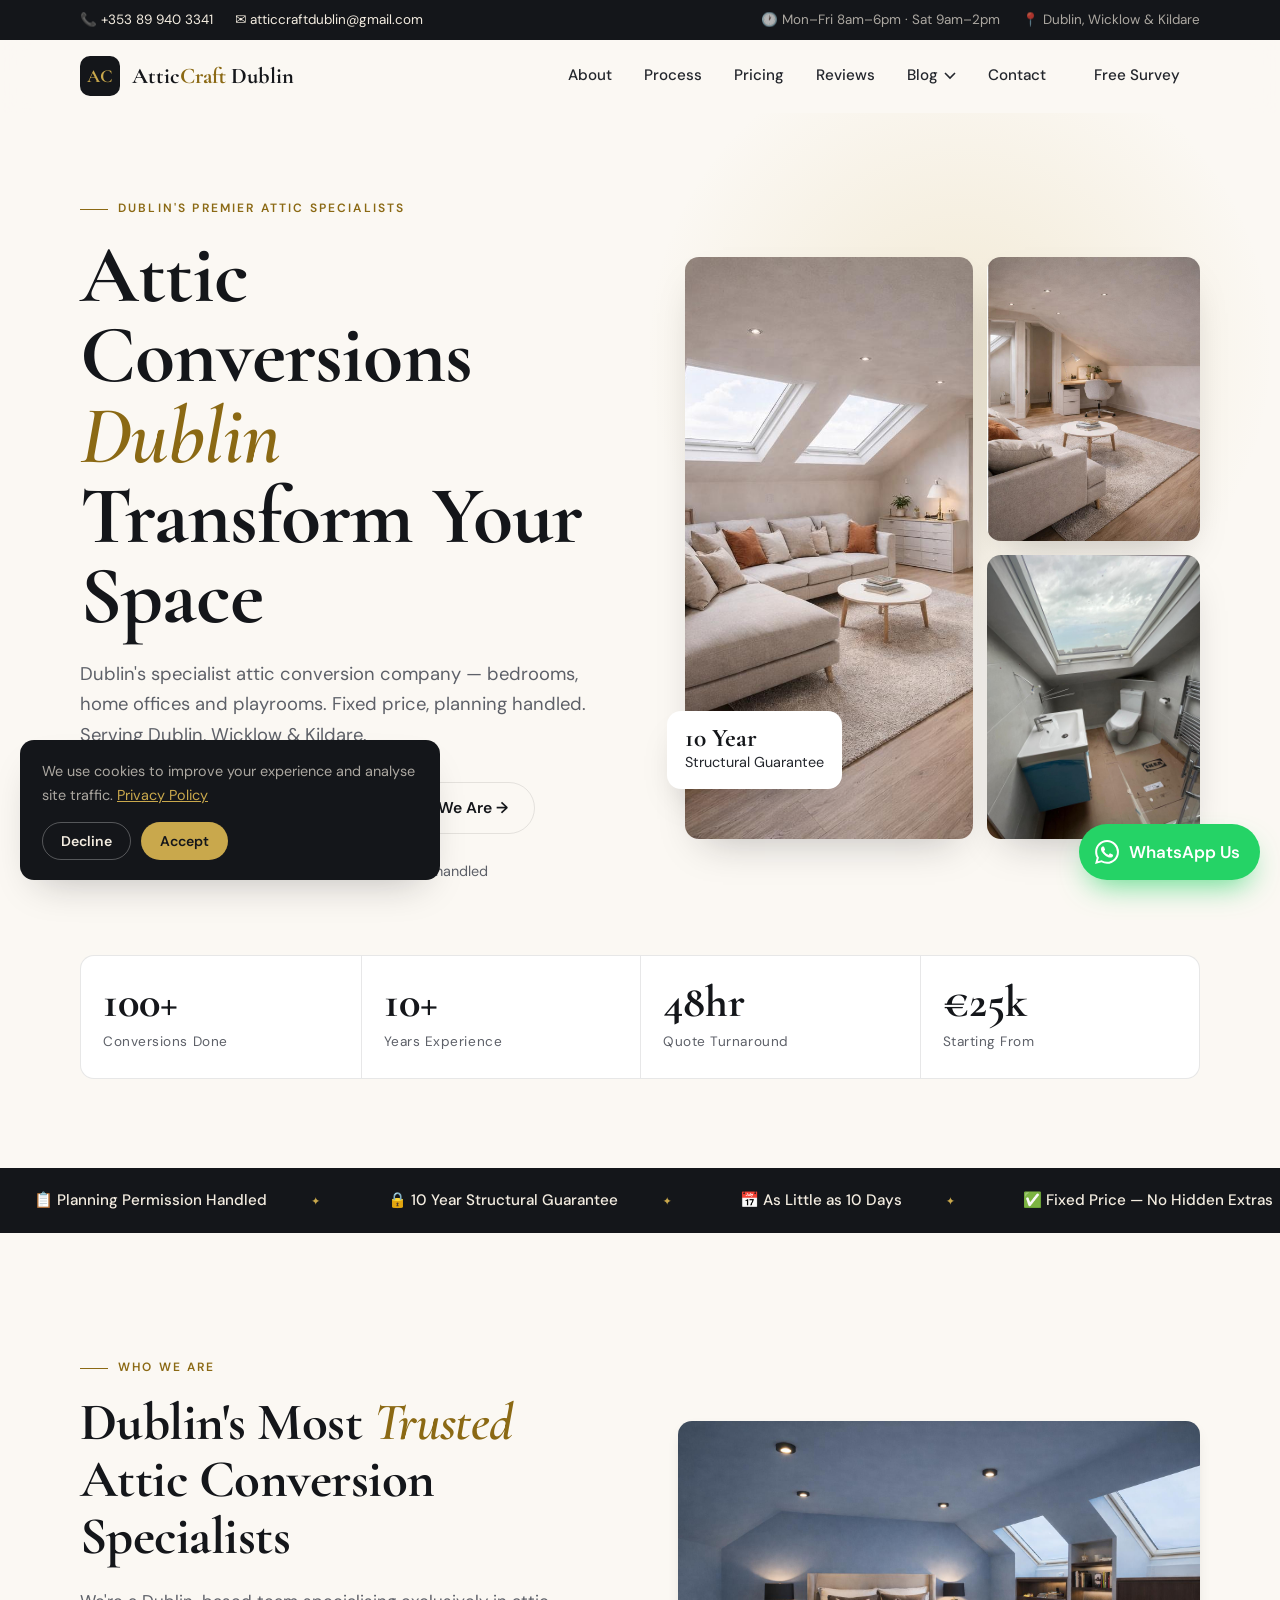
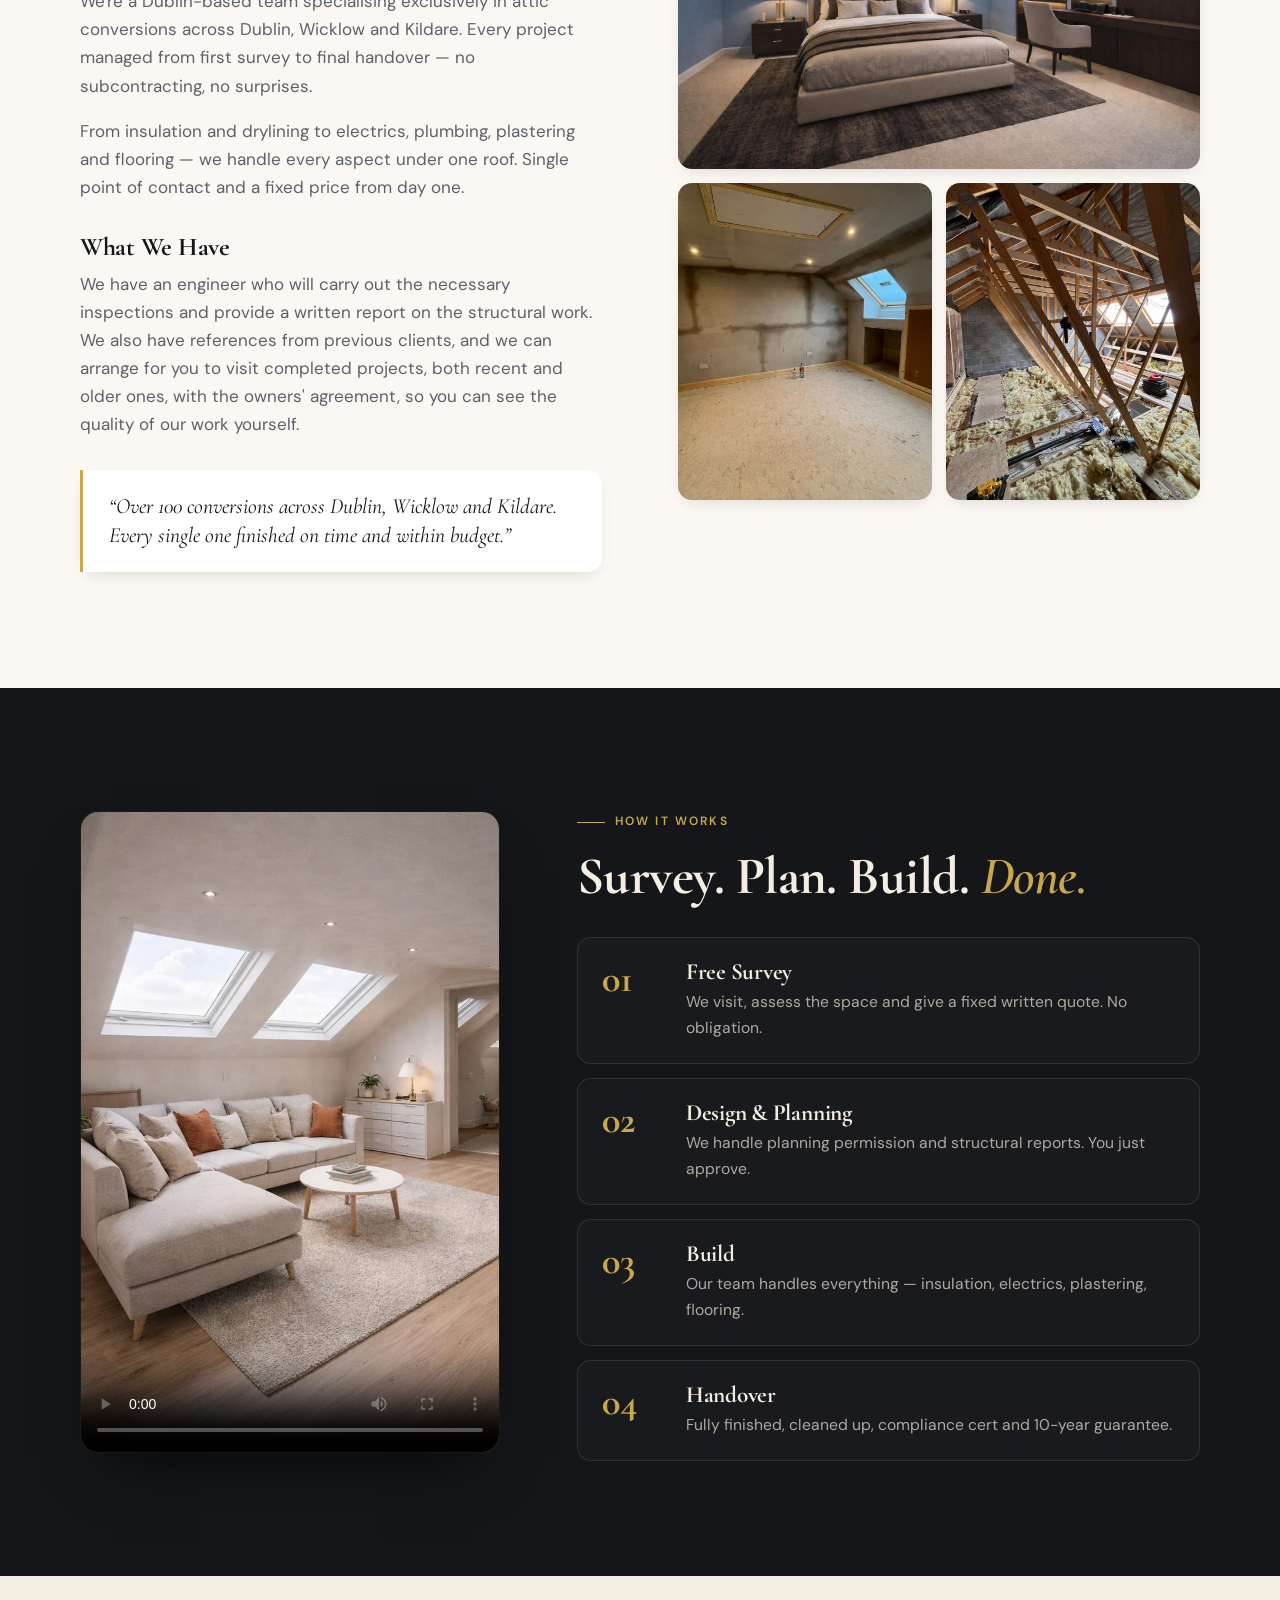
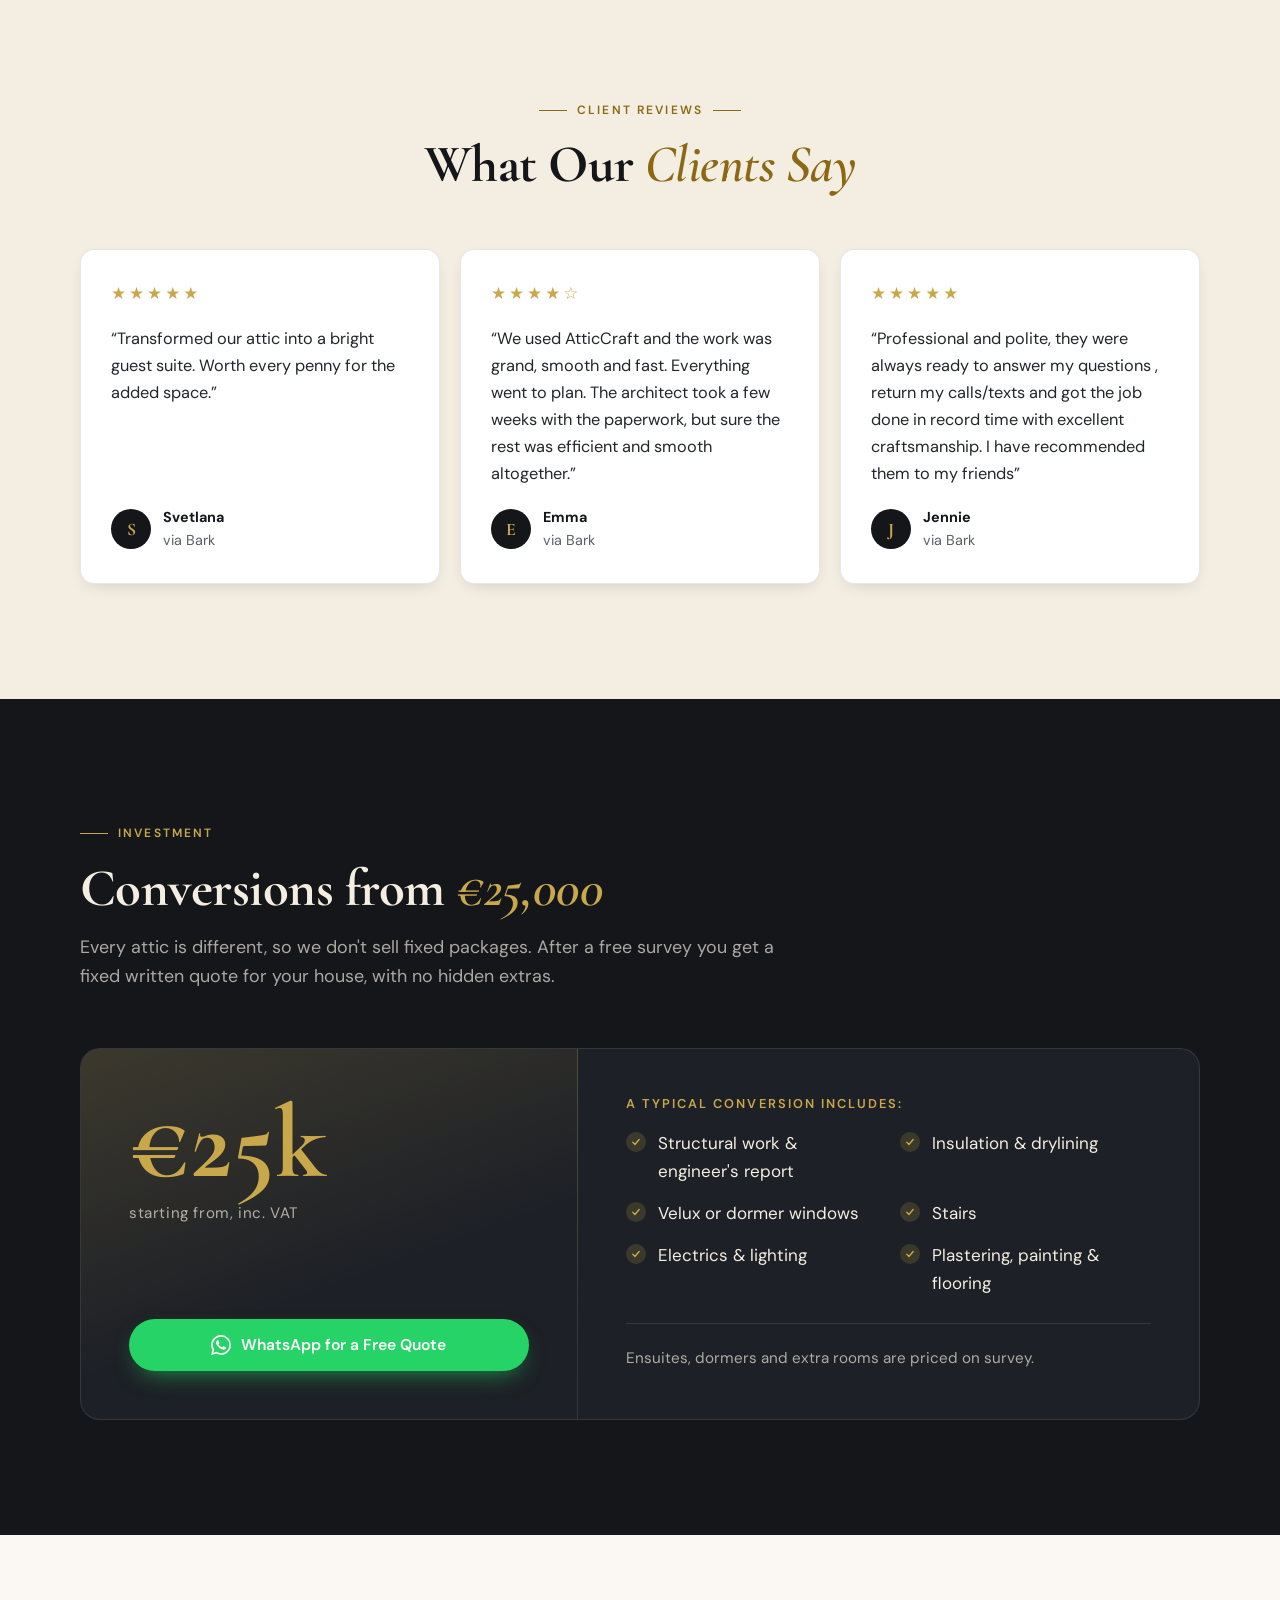
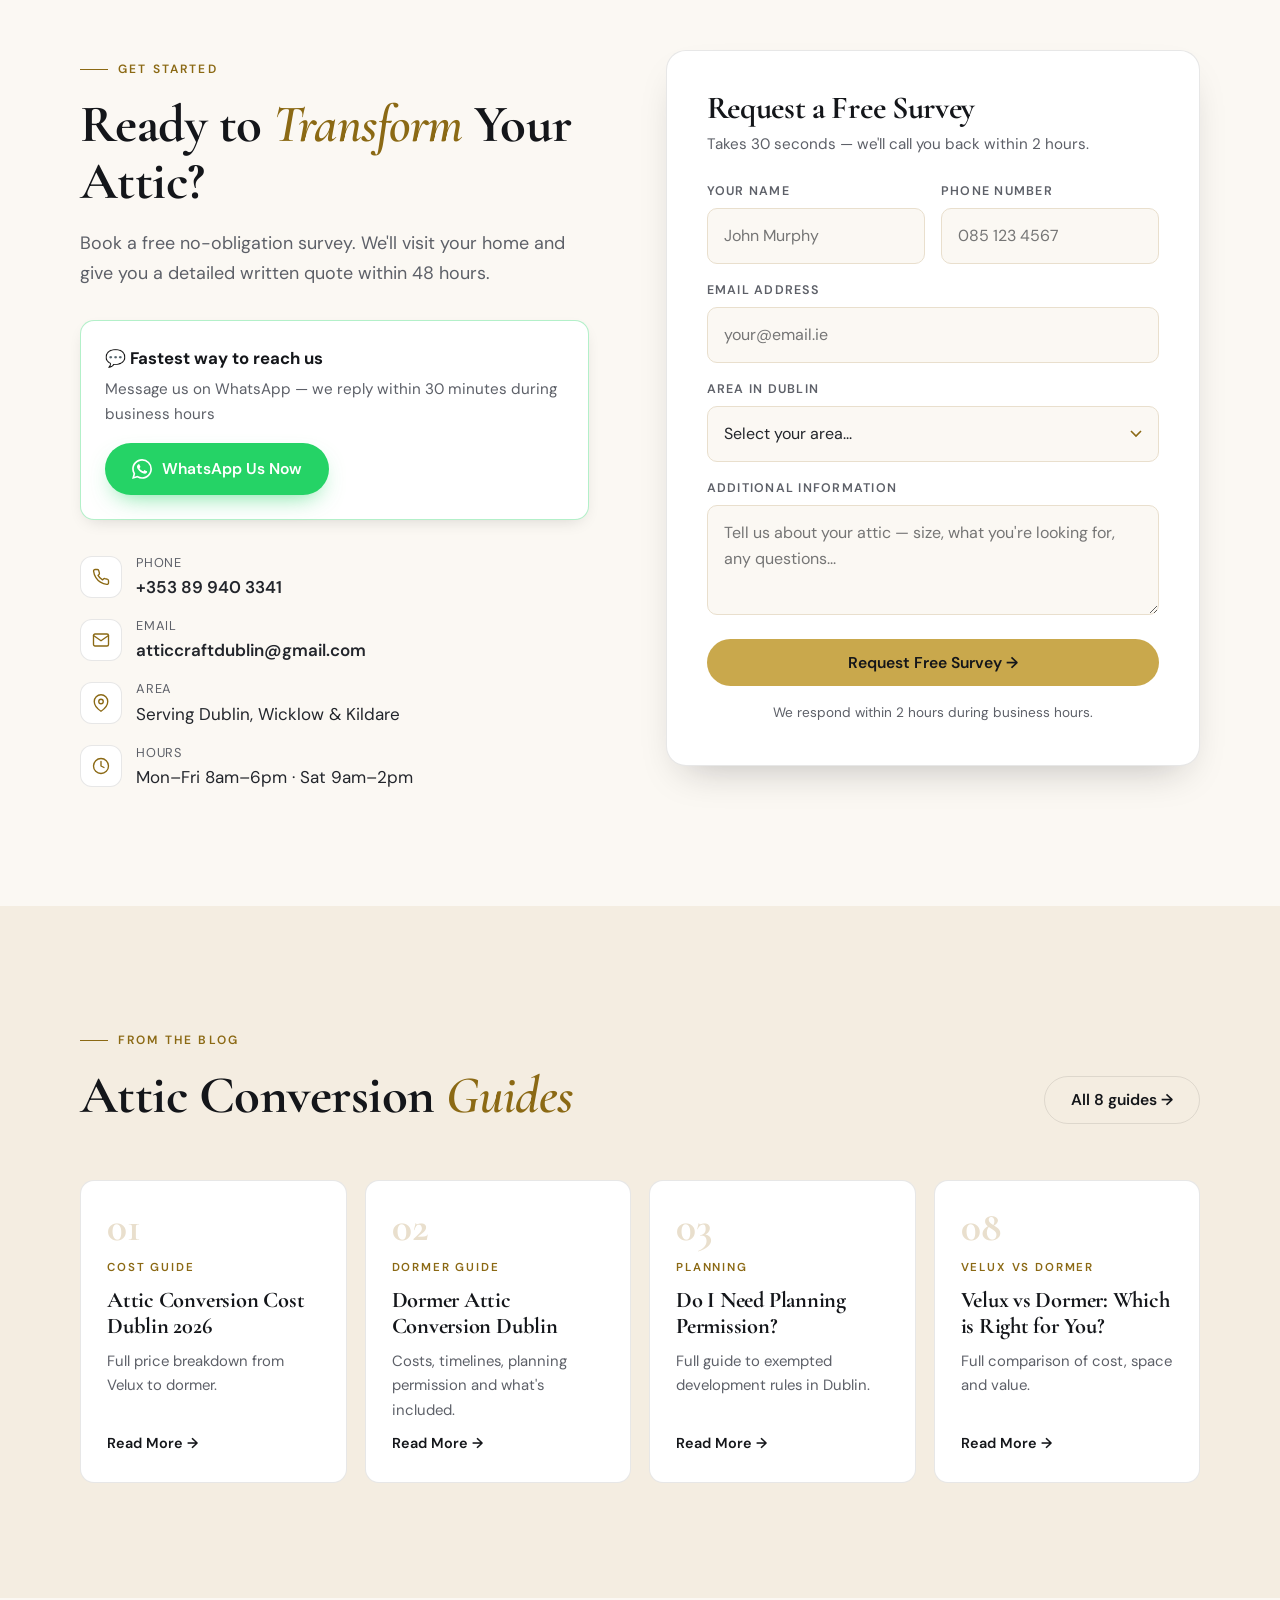
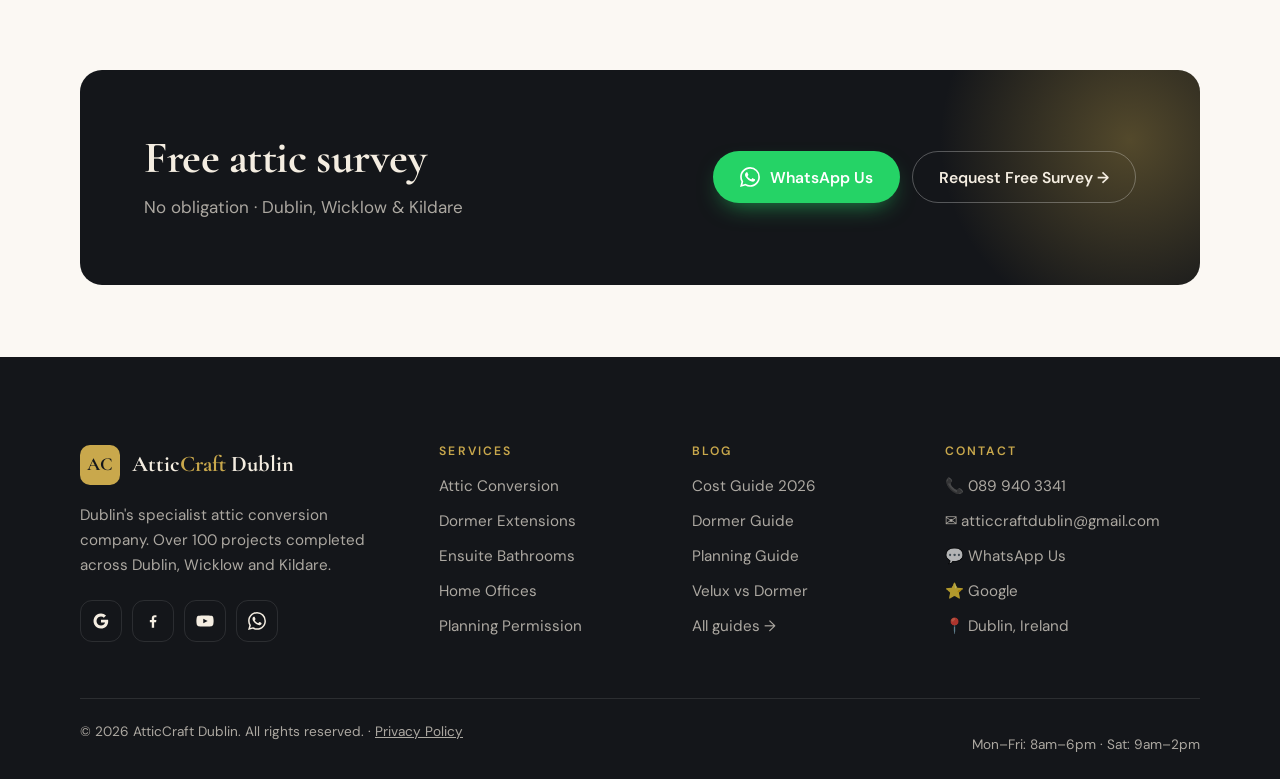
<file: index.html>
<!DOCTYPE html>
<html lang="en-IE" class="no-js">
<head>
<meta charset="UTF-8">
<meta name="viewport" content="width=device-width, initial-scale=1.0">
<title>Attic Conversions Dublin | Free Survey | Attic Craft Dublin</title>
<meta name="description" content="Professional attic conversions across Dublin from €25,000. Free no-obligation survey. Planning advice included. WhatsApp us today.">
<meta name="robots" content="index, follow, max-snippet:-1, max-image-preview:large">
<meta name="author" content="AtticCraft Dublin">
<meta name="geo.region" content="IE">
<meta name="geo.placename" content="Dublin, Ireland">
<meta name="theme-color" content="#14161a">
<link rel="canonical" href="https://atticcraftdublin.ie/">
<link rel="icon" type="image/svg+xml" href="data:image/svg+xml,%3Csvg xmlns='http://www.w3.org/2000/svg' viewBox='0 0 32 32'%3E%3Crect width='32' height='32' rx='6' fill='%230c0c0b'/%3E%3Ctext x='50%25' y='50%25' dominant-baseline='central' text-anchor='middle' font-family='serif' font-weight='900' font-size='14' fill='%23c9a84c'%3EAC%3C/text%3E%3C/svg%3E">
<link rel="sitemap" type="application/xml" href="/sitemap.xml">
<meta property="og:site_name" content="AtticCraft Dublin">
<meta property="og:title" content="Attic Conversions Dublin | Free Survey | AtticCraft Dublin">
<meta property="og:description" content="Professional attic conversions across Dublin from €25,000. Free no-obligation survey. Planning handled. WhatsApp us today.">
<meta property="og:url" content="https://atticcraftdublin.ie/">
<meta property="og:type" content="website">
<meta property="og:locale" content="en_IE">
<meta property="og:image" content="https://atticcraftdublin.ie/img/hero1.jpg">
<meta name="twitter:card" content="summary_large_image">
<meta name="twitter:title" content="Attic Conversions Dublin | Free Survey | AtticCraft Dublin">
<meta name="twitter:image" content="https://atticcraftdublin.ie/img/hero1.jpg">
<script type="application/ld+json">{"@context": "https://schema.org", "@type": "HomeAndConstructionBusiness", "name": "AtticCraft Dublin", "description": "Professional attic conversions across Dublin, Wicklow and Kildare. Free survey, fixed price.", "url": "https://atticcraftdublin.ie", "email": "atticcraftdublin@gmail.com", "telephone": "+353899403341", "address": {"@type": "PostalAddress", "addressLocality": "Dublin", "addressCountry": "IE"}, "areaServed": ["Dublin", "Wicklow", "Kildare"], "priceRange": "€€€", "openingHours": "Mo-Fr 08:00-18:00, Sa 09:00-14:00", "serviceType": ["Attic Conversion", "Dormer Conversion", "Attic Bedroom", "Home Office Conversion", "Planning Permission"], "image": "https://atticcraftdublin.ie/img/hero1.jpg", "sameAs": ["https://www.youtube.com/@AtticCraftDublin", "https://www.facebook.com/share/1F2biXya9G/"]}</script>
<!-- Google tag (gtag.js) with Consent Mode v2: nothing is stored until the visitor accepts cookies -->
<script>
  window.dataLayer = window.dataLayer || [];
  function gtag(){dataLayer.push(arguments);}
  gtag("consent", "default", {ad_storage: "denied", ad_user_data: "denied", ad_personalization: "denied", analytics_storage: "denied", wait_for_update: 500});
  gtag("js", new Date());
  gtag("config", "G-K4L8FWQ7PL");
  gtag("config", "AW-972962914");
</script>
<script async src="https://www.googletagmanager.com/gtag/js?id=G-K4L8FWQ7PL"></script>
<link rel="preconnect" href="https://fonts.googleapis.com">
<link rel="preconnect" href="https://fonts.gstatic.com" crossorigin>
<link href="https://fonts.googleapis.com/css2?family=Cormorant+Garamond:ital,wght@0,600;0,700;1,600&family=DM+Sans:wght@400;500;600;700&display=swap" rel="stylesheet">
<link rel="stylesheet" href="assets/css/style.css">
<link rel="preload" as="image" href="img/hero1.jpg">
</head>
<body>
<a class="skip-link" href="#main">Skip to content</a>
<div class="topbar">
  <div class="wrap">
    <div class="topbar-l">
      <a href="tel:+353899403341">📞 +353 89 940 3341</a>
      <a class="hide-sm" href="mailto:atticcraftdublin@gmail.com">✉️ atticcraftdublin@gmail.com</a>
    </div>
    <div class="topbar-r">
      <span>🕐 Mon–Fri 8am–6pm · Sat 9am–2pm</span>
      <span>📍 Dublin, Wicklow &amp; Kildare</span>
    </div>
  </div>
</div>
<header class="site-header">
  <div class="wrap">
    <a href="index.html" class="logo" aria-label="AtticCraft Dublin home">
      <span class="logo-mark">AC</span><span class="logo-text">Attic<span>Craft</span> Dublin</span>
    </a>
    <nav class="nav" id="nav" aria-label="Main">
      <a href="#about">About</a>
      <a href="#process">Process</a>
      <a href="#pricing">Pricing</a>
      <a href="#reviews">Reviews</a>
      <div class="nav-dd">
        <button type="button" aria-expanded="false" aria-controls="blog-menu">Blog <svg viewBox="0 0 12 8" aria-hidden="true"><path d="M1 1l5 5 5-5" fill="none" stroke="currentColor" stroke-width="1.6"/></svg></button>
        <div class="dd-menu" id="blog-menu">
          <a href="blog/attic-conversion-cost-dublin-2026.html">Attic Conversion Cost Dublin 2026</a>
          <a href="blog/blog-attic-2-dormer.html">Dormer Attic Conversion Dublin</a>
          <a href="blog/blog-attic-3-planning.html">Planning Permission Guide</a>
          <a href="blog/blog-attic-4-vs-extension.html">Attic Conversion vs Extension</a>
          <a href="blog/blog-attic-5-timeline.html">How Long Does It Take?</a>
          <a href="blog/blog-attic-6-bedroom-ideas.html">Bedroom Ideas Dublin</a>
          <a href="blog/blog-attic-7-choose-company.html">How to Choose a Contractor</a>
          <a href="blog/blog-attic-8-velux-vs-dormer.html">Velux vs Dormer</a>
          <a class="dd-all" href="blog/index.html">All guides →</a>
        </div>
      </div>
      <a href="#contact">Contact</a>
      <a href="#contact" class="btn btn-gold">Free Survey</a>
    </nav>
    <button class="burger" type="button" aria-label="Open menu" aria-expanded="false" aria-controls="nav"><span></span><span></span><span></span></button>
  </div>
</header>
<main id="main">

<!-- HERO -->
<section class="hero">
  <div class="wrap">
    <div class="hero-grid">
      <div>
        <div class="eyebrow">Dublin's Premier Attic Specialists</div>
        <h1>Attic Conversions <em>Dublin</em><br>Transform Your Space</h1>
        <p class="hero-sub">Dublin's specialist attic conversion company — bedrooms, home offices and playrooms. Fixed price, planning handled. Serving Dublin, Wicklow &amp; Kildare.</p>
        <div class="hero-cta">
          <a href="https://wa.me/353899403341?text=Hi%2C%20I%27d%20like%20a%20free%20attic%20survey." class="btn btn-wa" target="_blank" rel="noopener"><svg viewBox="0 0 24 24" aria-hidden="true"><path d="M17.472 14.382c-.297-.149-1.758-.867-2.03-.967-.273-.099-.471-.148-.67.15-.197.297-.767.966-.94 1.164-.173.199-.347.223-.644.075-.297-.15-1.255-.463-2.39-1.475-.883-.788-1.48-1.761-1.653-2.059-.173-.297-.018-.458.13-.606.134-.133.298-.347.446-.52.149-.174.198-.298.298-.497.099-.198.05-.371-.025-.52-.075-.149-.669-1.612-.916-2.207-.242-.579-.487-.5-.669-.51-.173-.008-.371-.01-.57-.01-.198 0-.52.074-.792.372-.272.297-1.04 1.016-1.04 2.479 0 1.462 1.065 2.875 1.213 3.074.149.198 2.096 3.2 5.077 4.487.709.306 1.262.489 1.694.625.712.227 1.36.195 1.871.118.571-.085 1.758-.719 2.006-1.413.248-.694.248-1.289.173-1.413-.074-.124-.272-.198-.57-.347m-5.421 7.403h-.004a9.87 9.87 0 01-5.031-1.378l-.361-.214-3.741.982.998-3.648-.235-.374a9.86 9.86 0 01-1.51-5.26c.001-5.45 4.436-9.884 9.888-9.884 2.64 0 5.122 1.03 6.988 2.898a9.825 9.825 0 012.893 6.994c-.003 5.45-4.437 9.884-9.885 9.884m8.413-18.297A11.815 11.815 0 0012.05 0C5.495 0 .16 5.335.157 11.892c0 2.096.547 4.142 1.588 5.945L.057 24l6.305-1.654a11.882 11.882 0 005.683 1.448h.005c6.554 0 11.89-5.335 11.893-11.893a11.821 11.821 0 00-3.48-8.413z"/></svg> WhatsApp for Free Survey</a>
          <a href="#about" class="btn btn-ghost">Who We Are →</a>
        </div>
        <div class="hero-badges"><span>Free survey</span><span>Fixed written quote</span><span>Planning handled</span></div>
      </div>
      <div class="hero-media-wrap">
        <div class="hero-media">
          <img src="img/hero1.jpg" alt="Attic conversion Dublin" width="768" height="1024" fetchpriority="high">
          <img src="img/hero2.jpg" alt="Attic bedroom Dublin" width="768" height="1024">
          <img src="img/hero3.jpg" alt="Attic ensuite Dublin" width="960" height="1280">
          <div class="float-card"><div><strong>10 Year</strong>Structural Guarantee</div></div>
        </div>
      </div>
    </div>
    <div class="stats">
      <div><div class="stat-n">100+</div><div class="stat-l">Conversions Done</div></div>
      <div><div class="stat-n">10+</div><div class="stat-l">Years Experience</div></div>
      <div><div class="stat-n">48hr</div><div class="stat-l">Quote Turnaround</div></div>
      <div><div class="stat-n">€25k</div><div class="stat-l">Starting From</div></div>
    </div>
  </div>
</section>

<!-- TRUST -->
<div class="trust" aria-label="Why choose us">
  <div class="trust-track">
    <ul class="trust-list"><li>📋 Planning Permission Handled</li><li>🔒 10 Year Structural Guarantee</li><li>📅 As Little as 10 Days</li><li>✅ Fixed Price — No Hidden Extras</li><li>🏠 Dublin, Wicklow &amp; Kildare</li></ul>
    <ul class="trust-list" aria-hidden="true"><li>📋 Planning Permission Handled</li><li>🔒 10 Year Structural Guarantee</li><li>📅 As Little as 10 Days</li><li>✅ Fixed Price — No Hidden Extras</li><li>🏠 Dublin, Wicklow &amp; Kildare</li></ul>
  </div>
</div>

<!-- ABOUT -->
<section class="section" id="about">
  <div class="wrap about-grid">
    <div class="about-text reveal">
      <div class="eyebrow">Who We Are</div>
      <h2>Dublin's Most <em>Trusted</em> Attic Conversion Specialists</h2>
      <p style="margin-top:1.4rem">We're a Dublin-based team specialising exclusively in attic conversions across Dublin, Wicklow and Kildare. Every project managed from first survey to final handover — no subcontracting, no surprises.</p>
      <p>From insulation and drylining to electrics, plumbing, plastering and flooring — we handle every aspect under one roof. Single point of contact and a fixed price from day one.</p>
      <h3>What We Have</h3>
      <p>We have an engineer who will carry out the necessary inspections and provide a written report on the structural work. We also have references from previous clients, and we can arrange for you to visit completed projects, both recent and older ones, with the owners' agreement, so you can see the quality of our work yourself.</p>
      <blockquote class="quote">“Over 100 conversions across Dublin, Wicklow and Kildare. Every single one finished on time and within budget.”</blockquote>
    </div>
    <div class="about-media reveal">
      <img src="img/about1.jpg" alt="Attic conversion Dublin" width="1536" height="1024" loading="lazy">
      <img src="img/about2.jpg" alt="Attic insulation Dublin" width="1536" height="1152" loading="lazy">
      <img src="img/about3.jpg" alt="Finished attic Dublin" width="960" height="1280" loading="lazy">
    </div>
  </div>
</section>

<!-- PROCESS + VIDEO -->
<section class="section dark" id="process">
  <div class="wrap process-grid">
    <div class="video-frame reveal" id="video">
      <video controls playsinline preload="metadata" poster="img/hero1.jpg">
        <source src="video/attic-conversion.mp4" type="video/mp4">
        Your browser does not support video.
      </video>
    </div>
    <div>
      <div class="eyebrow">How It Works</div>
      <h2>Survey. Plan. Build. <em>Done.</em></h2>
      <ol class="steps">
        <li class="step reveal"><div class="step-n">01</div><div><h3>Free Survey</h3><p>We visit, assess the space and give a fixed written quote. No obligation.</p></div></li>
        <li class="step reveal"><div class="step-n">02</div><div><h3>Design &amp; Planning</h3><p>We handle planning permission and structural reports. You just approve.</p></div></li>
        <li class="step reveal"><div class="step-n">03</div><div><h3>Build</h3><p>Our team handles everything — insulation, electrics, plastering, flooring.</p></div></li>
        <li class="step reveal"><div class="step-n">04</div><div><h3>Handover</h3><p>Fully finished, cleaned up, compliance cert and 10-year guarantee.</p></div></li>
      </ol>
    </div>
  </div>
</section>

<!-- REVIEWS -->
<section class="section tint" id="reviews">
  <div class="wrap">
    <div class="section-head center">
      <div class="eyebrow">Client Reviews</div>
      <h2>What Our <em>Clients Say</em></h2>
    </div>
    <div class="reviews-grid">
      <figure class="review reveal"><div class="stars" aria-label="5 out of 5 stars">★★★★★</div><blockquote>“Transformed our attic into a bright guest suite. Worth every penny for the added space.”</blockquote><figcaption><span class="avatar">S</span><span><strong>Svetlana</strong>via Bark</span></figcaption></figure>
      <figure class="review reveal"><div class="stars" aria-label="4 out of 5 stars">★★★★☆</div><blockquote>“We used AtticCraft and the work was grand, smooth and fast. Everything went to plan. The architect took a few weeks with the paperwork, but sure the rest was efficient and smooth altogether.”</blockquote><figcaption><span class="avatar">E</span><span><strong>Emma</strong>via Bark</span></figcaption></figure>
      <figure class="review reveal"><div class="stars" aria-label="5 out of 5 stars">★★★★★</div><blockquote>“Professional and polite, they were always ready to answer my questions , return my calls/texts and got the job done in record time with excellent craftsmanship. I have recommended them to my friends”</blockquote><figcaption><span class="avatar">J</span><span><strong>Jennie</strong>via Bark</span></figcaption></figure>
    </div>
  </div>
</section>

<!-- PRICING -->
<section class="section dark" id="pricing">
  <div class="wrap">
    <div class="section-head">
      <div class="eyebrow">Investment</div>
      <h2>Conversions from <em>€25,000</em></h2>
      <p class="lead">Every attic is different, so we don't sell fixed packages. After a free survey you get a fixed written quote for your house, with no hidden extras.</p>
    </div>
    <div class="price-card reveal">
      <div class="price-side">
        <div><span class="price-a">€25k</span><span class="price-p">starting from, inc. VAT</span></div>
        <a href="https://wa.me/353899403341?text=Hi%2C%20I%27d%20like%20a%20quote%20for%20an%20attic%20conversion." class="btn btn-wa btn-block" target="_blank" rel="noopener"><svg viewBox="0 0 24 24" aria-hidden="true"><path d="M17.472 14.382c-.297-.149-1.758-.867-2.03-.967-.273-.099-.471-.148-.67.15-.197.297-.767.966-.94 1.164-.173.199-.347.223-.644.075-.297-.15-1.255-.463-2.39-1.475-.883-.788-1.48-1.761-1.653-2.059-.173-.297-.018-.458.13-.606.134-.133.298-.347.446-.52.149-.174.198-.298.298-.497.099-.198.05-.371-.025-.52-.075-.149-.669-1.612-.916-2.207-.242-.579-.487-.5-.669-.51-.173-.008-.371-.01-.57-.01-.198 0-.52.074-.792.372-.272.297-1.04 1.016-1.04 2.479 0 1.462 1.065 2.875 1.213 3.074.149.198 2.096 3.2 5.077 4.487.709.306 1.262.489 1.694.625.712.227 1.36.195 1.871.118.571-.085 1.758-.719 2.006-1.413.248-.694.248-1.289.173-1.413-.074-.124-.272-.198-.57-.347m-5.421 7.403h-.004a9.87 9.87 0 01-5.031-1.378l-.361-.214-3.741.982.998-3.648-.235-.374a9.86 9.86 0 01-1.51-5.26c.001-5.45 4.436-9.884 9.888-9.884 2.64 0 5.122 1.03 6.988 2.898a9.825 9.825 0 012.893 6.994c-.003 5.45-4.437 9.884-9.885 9.884m8.413-18.297A11.815 11.815 0 0012.05 0C5.495 0 .16 5.335.157 11.892c0 2.096.547 4.142 1.588 5.945L.057 24l6.305-1.654a11.882 11.882 0 005.683 1.448h.005c6.554 0 11.89-5.335 11.893-11.893a11.821 11.821 0 00-3.48-8.413z"/></svg> WhatsApp for a Free Quote</a>
      </div>
      <div class="price-main">
        <h3>A typical conversion includes:</h3>
        <ul class="price-list"><li>Structural work &amp; engineer's report</li><li>Insulation &amp; drylining</li><li>Velux or dormer windows</li><li>Stairs</li><li>Electrics &amp; lighting</li><li>Plastering, painting &amp; flooring</li></ul>
        <p class="price-note">Ensuites, dormers and extra rooms are priced on survey.</p>
      </div>
    </div>
  </div>
</section>

<!-- CONTACT -->
<section class="section" id="contact">
  <div class="wrap contact-grid">
    <div class="reveal">
      <div class="eyebrow">Get Started</div>
      <h2>Ready to <em>Transform</em> Your Attic?</h2>
      <p class="lead" style="margin-top:1.2rem">Book a free no-obligation survey. We'll visit your home and give you a detailed written quote within 48 hours.</p>
      <div class="wa-box">
        <strong>💬 Fastest way to reach us</strong>
        <p>Message us on WhatsApp — we reply within 30 minutes during business hours</p>
        <a href="https://wa.me/353899403341?text=Hi%2C%20I%27d%20like%20a%20free%20attic%20survey." class="btn btn-wa" target="_blank" rel="noopener"><svg viewBox="0 0 24 24" aria-hidden="true"><path d="M17.472 14.382c-.297-.149-1.758-.867-2.03-.967-.273-.099-.471-.148-.67.15-.197.297-.767.966-.94 1.164-.173.199-.347.223-.644.075-.297-.15-1.255-.463-2.39-1.475-.883-.788-1.48-1.761-1.653-2.059-.173-.297-.018-.458.13-.606.134-.133.298-.347.446-.52.149-.174.198-.298.298-.497.099-.198.05-.371-.025-.52-.075-.149-.669-1.612-.916-2.207-.242-.579-.487-.5-.669-.51-.173-.008-.371-.01-.57-.01-.198 0-.52.074-.792.372-.272.297-1.04 1.016-1.04 2.479 0 1.462 1.065 2.875 1.213 3.074.149.198 2.096 3.2 5.077 4.487.709.306 1.262.489 1.694.625.712.227 1.36.195 1.871.118.571-.085 1.758-.719 2.006-1.413.248-.694.248-1.289.173-1.413-.074-.124-.272-.198-.57-.347m-5.421 7.403h-.004a9.87 9.87 0 01-5.031-1.378l-.361-.214-3.741.982.998-3.648-.235-.374a9.86 9.86 0 01-1.51-5.26c.001-5.45 4.436-9.884 9.888-9.884 2.64 0 5.122 1.03 6.988 2.898a9.825 9.825 0 012.893 6.994c-.003 5.45-4.437 9.884-9.885 9.884m8.413-18.297A11.815 11.815 0 0012.05 0C5.495 0 .16 5.335.157 11.892c0 2.096.547 4.142 1.588 5.945L.057 24l6.305-1.654a11.882 11.882 0 005.683 1.448h.005c6.554 0 11.89-5.335 11.893-11.893a11.821 11.821 0 00-3.48-8.413z"/></svg> WhatsApp Us Now</a>
      </div>
      <ul class="contact-list">
        <li><span class="ic"><svg viewBox="0 0 24 24"><path d="M22 16.9v3a2 2 0 01-2.2 2 19.8 19.8 0 01-8.6-3.1 19.5 19.5 0 01-6-6A19.8 19.8 0 012.1 4.2 2 2 0 014.1 2h3a2 2 0 012 1.7c.1 1 .4 1.9.7 2.8a2 2 0 01-.5 2.1L8 9.9a16 16 0 006 6l1.3-1.3a2 2 0 012.1-.4c.9.3 1.8.6 2.8.7a2 2 0 011.7 2z"/></svg></span><span><small>Phone</small><a href="tel:+353899403341">+353 89 940 3341</a></span></li>
        <li><span class="ic"><svg viewBox="0 0 24 24"><rect x="2" y="4" width="20" height="16" rx="2"/><path d="M22 6l-10 7L2 6"/></svg></span><span><small>Email</small><a href="mailto:atticcraftdublin@gmail.com">atticcraftdublin@gmail.com</a></span></li>
        <li><span class="ic"><svg viewBox="0 0 24 24"><path d="M21 10c0 7-9 13-9 13S3 17 3 10a9 9 0 0118 0z"/><circle cx="12" cy="10" r="3"/></svg></span><span><small>Area</small>Serving Dublin, Wicklow &amp; Kildare</span></li>
        <li><span class="ic"><svg viewBox="0 0 24 24"><circle cx="12" cy="12" r="10"/><path d="M12 6v6l4 2"/></svg></span><span><small>Hours</small>Mon–Fri 8am–6pm · Sat 9am–2pm</span></li>
      </ul>
    </div>
    <div class="form-card reveal">
      <h3>Request a Free Survey</h3>
      <p>Takes 30 seconds — we'll call you back within 2 hours.</p>
      <form id="survey-form" class="form" action="https://formspree.io/f/mpqkrwop" method="POST">
        <input type="hidden" name="_subject" value="New Free Survey Request - AtticCraft Dublin">
        <input type="text" name="_gotcha" class="hp" tabindex="-1" autocomplete="off" aria-hidden="true">
        <div class="form-row">
          <div class="field"><label for="f-name">Your Name</label><input id="f-name" type="text" name="name" placeholder="John Murphy" autocomplete="name" required></div>
          <div class="field"><label for="f-phone">Phone Number</label><input id="f-phone" type="tel" name="phone" placeholder="085 123 4567" autocomplete="tel" required></div>
        </div>
        <div class="field"><label for="f-email">Email Address</label><input id="f-email" type="email" name="email" placeholder="your@email.ie" autocomplete="email" required></div>
        <div class="field"><label for="f-area">Area in Dublin</label>
          <select id="f-area" name="area"><option value="">Select your area...</option><option>Dublin City Centre</option><option>Dublin North (Swords, Malahide, Clontarf)</option><option>Dublin South (Rathfarnham, Tallaght, Dundrum)</option><option>Dublin West (Lucan, Clondalkin, Blanchardstown)</option><option>Dublin Coast (Dún Laoghaire, Blackrock, Bray)</option><option>Wicklow</option><option>Kildare</option></select></div>
        <div class="field"><label for="f-msg">Additional Information</label>
          <textarea id="f-msg" name="message" rows="3" placeholder="Tell us about your attic — size, what you're looking for, any questions..."></textarea></div>
        <button type="submit" class="btn btn-gold btn-block">Request Free Survey →</button>
        <p class="form-note">We respond within 2 hours during business hours.</p>
        <div id="form-status" class="form-status" role="status" aria-live="polite"></div>
      </form>
    </div>
  </div>
</section>

<!-- BLOG -->
<section class="section tint">
  <div class="wrap">
    <div class="blog-head section-head" style="max-width:none">
      <div><div class="eyebrow">From The Blog</div><h2>Attic Conversion <em>Guides</em></h2></div>
      <a href="blog/index.html" class="btn btn-ghost">All 8 guides →</a>
    </div>
    <div class="blog-grid">
      <a href="blog/attic-conversion-cost-dublin-2026.html" class="post-card reveal"><div class="post-num">01</div><div class="post-tag">Cost Guide</div><h3>Attic Conversion Cost Dublin 2026</h3><p>Full price breakdown from Velux to dormer.</p><span class="post-more">Read More →</span></a>
      <a href="blog/blog-attic-2-dormer.html" class="post-card reveal"><div class="post-num">02</div><div class="post-tag">Dormer Guide</div><h3>Dormer Attic Conversion Dublin</h3><p>Costs, timelines, planning permission and what&#x27;s included.</p><span class="post-more">Read More →</span></a>
      <a href="blog/blog-attic-3-planning.html" class="post-card reveal"><div class="post-num">03</div><div class="post-tag">Planning</div><h3>Do I Need Planning Permission?</h3><p>Full guide to exempted development rules in Dublin.</p><span class="post-more">Read More →</span></a>
      <a href="blog/blog-attic-8-velux-vs-dormer.html" class="post-card reveal"><div class="post-num">08</div><div class="post-tag">Velux vs Dormer</div><h3>Velux vs Dormer: Which is Right for You?</h3><p>Full comparison of cost, space and value.</p><span class="post-more">Read More →</span></a>
    </div>
  </div>
</section>

<section class="section-sm">
  <div class="wrap">
    <div class="cta-band reveal">
      <div><h2>Free attic survey</h2><p>No obligation · Dublin, Wicklow &amp; Kildare</p></div>
      <div class="btns">
        <a href="https://wa.me/353899403341?text=Hi%2C%20I%27d%20like%20a%20free%20attic%20survey." class="btn btn-wa" target="_blank" rel="noopener"><svg viewBox="0 0 24 24" aria-hidden="true"><path d="M17.472 14.382c-.297-.149-1.758-.867-2.03-.967-.273-.099-.471-.148-.67.15-.197.297-.767.966-.94 1.164-.173.199-.347.223-.644.075-.297-.15-1.255-.463-2.39-1.475-.883-.788-1.48-1.761-1.653-2.059-.173-.297-.018-.458.13-.606.134-.133.298-.347.446-.52.149-.174.198-.298.298-.497.099-.198.05-.371-.025-.52-.075-.149-.669-1.612-.916-2.207-.242-.579-.487-.5-.669-.51-.173-.008-.371-.01-.57-.01-.198 0-.52.074-.792.372-.272.297-1.04 1.016-1.04 2.479 0 1.462 1.065 2.875 1.213 3.074.149.198 2.096 3.2 5.077 4.487.709.306 1.262.489 1.694.625.712.227 1.36.195 1.871.118.571-.085 1.758-.719 2.006-1.413.248-.694.248-1.289.173-1.413-.074-.124-.272-.198-.57-.347m-5.421 7.403h-.004a9.87 9.87 0 01-5.031-1.378l-.361-.214-3.741.982.998-3.648-.235-.374a9.86 9.86 0 01-1.51-5.26c.001-5.45 4.436-9.884 9.888-9.884 2.64 0 5.122 1.03 6.988 2.898a9.825 9.825 0 012.893 6.994c-.003 5.45-4.437 9.884-9.885 9.884m8.413-18.297A11.815 11.815 0 0012.05 0C5.495 0 .16 5.335.157 11.892c0 2.096.547 4.142 1.588 5.945L.057 24l6.305-1.654a11.882 11.882 0 005.683 1.448h.005c6.554 0 11.89-5.335 11.893-11.893a11.821 11.821 0 00-3.48-8.413z"/></svg> WhatsApp Us</a>
        <a href="index.html#contact" class="btn btn-ghost">Request Free Survey →</a>
      </div>
    </div>
  </div>
</section>

</main>
<footer class="site-footer">
  <div class="wrap">
    <div class="foot-grid">
      <div class="foot-brand">
        <a href="index.html" class="logo"><span class="logo-mark">AC</span><span class="logo-text">Attic<span>Craft</span> Dublin</span></a>
        <p>Dublin's specialist attic conversion company. Over 100 projects completed across Dublin, Wicklow and Kildare.</p>
        <div class="socials">
          <a href="https://share.google/o7XOvdts1RFgbcqTH" target="_blank" rel="noopener" aria-label="Google"><svg viewBox="0 0 24 24" aria-hidden="true"><path d="M21.6 12.2c0-.7-.1-1.4-.2-2H12v3.8h5.4a4.6 4.6 0 01-2 3v2.5h3.2c1.9-1.7 3-4.3 3-7.3zM12 22c2.7 0 5-.9 6.6-2.4l-3.2-2.5c-.9.6-2 1-3.4 1-2.6 0-4.8-1.8-5.6-4.1H3.1v2.6A10 10 0 0012 22zM6.4 14c-.2-.6-.3-1.3-.3-2s.1-1.4.3-2V7.4H3.1A10 10 0 002 12c0 1.6.4 3.2 1.1 4.6L6.4 14zM12 6c1.5 0 2.8.5 3.8 1.5l2.9-2.9A10 10 0 0012 2 10 10 0 003.1 7.4L6.4 10C7.2 7.7 9.4 6 12 6z"/></svg></a>
          <a href="https://www.facebook.com/share/1F2biXya9G/" target="_blank" rel="noopener" aria-label="Facebook"><svg viewBox="0 0 24 24" aria-hidden="true"><path d="M13.5 21v-7.5h2.6l.4-3h-3V8.6c0-.9.3-1.5 1.5-1.5h1.6V4.4c-.3 0-1.2-.1-2.3-.1-2.3 0-3.9 1.4-3.9 4v2.2H7.8v3h2.6V21h3.1z"/></svg></a>
          <a href="https://www.youtube.com/@AtticCraftDublin" target="_blank" rel="noopener" aria-label="YouTube"><svg viewBox="0 0 24 24" aria-hidden="true"><path d="M23 7.2a3 3 0 00-2.1-2.1C19 4.6 12 4.6 12 4.6s-7 0-8.9.5A3 3 0 001 7.2 31 31 0 00.5 12a31 31 0 00.5 4.8 3 3 0 002.1 2.1c1.9.5 8.9.5 8.9.5s7 0 8.9-.5a3 3 0 002.1-2.1 31 31 0 00.5-4.8 31 31 0 00-.5-4.8zM9.7 15V9l5.8 3-5.8 3z"/></svg></a>
          <a href="https://wa.me/353899403341" target="_blank" rel="noopener" aria-label="WhatsApp"><svg viewBox="0 0 24 24" aria-hidden="true"><path d="M17.472 14.382c-.297-.149-1.758-.867-2.03-.967-.273-.099-.471-.148-.67.15-.197.297-.767.966-.94 1.164-.173.199-.347.223-.644.075-.297-.15-1.255-.463-2.39-1.475-.883-.788-1.48-1.761-1.653-2.059-.173-.297-.018-.458.13-.606.134-.133.298-.347.446-.52.149-.174.198-.298.298-.497.099-.198.05-.371-.025-.52-.075-.149-.669-1.612-.916-2.207-.242-.579-.487-.5-.669-.51-.173-.008-.371-.01-.57-.01-.198 0-.52.074-.792.372-.272.297-1.04 1.016-1.04 2.479 0 1.462 1.065 2.875 1.213 3.074.149.198 2.096 3.2 5.077 4.487.709.306 1.262.489 1.694.625.712.227 1.36.195 1.871.118.571-.085 1.758-.719 2.006-1.413.248-.694.248-1.289.173-1.413-.074-.124-.272-.198-.57-.347m-5.421 7.403h-.004a9.87 9.87 0 01-5.031-1.378l-.361-.214-3.741.982.998-3.648-.235-.374a9.86 9.86 0 01-1.51-5.26c.001-5.45 4.436-9.884 9.888-9.884 2.64 0 5.122 1.03 6.988 2.898a9.825 9.825 0 012.893 6.994c-.003 5.45-4.437 9.884-9.885 9.884m8.413-18.297A11.815 11.815 0 0012.05 0C5.495 0 .16 5.335.157 11.892c0 2.096.547 4.142 1.588 5.945L.057 24l6.305-1.654a11.882 11.882 0 005.683 1.448h.005c6.554 0 11.89-5.335 11.893-11.893a11.821 11.821 0 00-3.48-8.413z"/></svg></a>
        </div>
      </div>
      <div class="foot-col">
        <h4>Services</h4>
        <ul>
          <li><a href="#pricing">Attic Conversion</a></li>
          <li><a href="blog/blog-attic-2-dormer.html">Dormer Extensions</a></li>
          <li><a href="blog/blog-attic-6-bedroom-ideas.html">Ensuite Bathrooms</a></li>
          <li><a href="blog/blog-attic-6-bedroom-ideas.html">Home Offices</a></li>
          <li><a href="blog/blog-attic-3-planning.html">Planning Permission</a></li>
        </ul>
      </div>
      <div class="foot-col">
        <h4>Blog</h4>
        <ul><li><a href="blog/attic-conversion-cost-dublin-2026.html">Cost Guide 2026</a></li><li><a href="blog/blog-attic-2-dormer.html">Dormer Guide</a></li><li><a href="blog/blog-attic-3-planning.html">Planning Guide</a></li><li><a href="blog/blog-attic-8-velux-vs-dormer.html">Velux vs Dormer</a></li><li><a href="blog/index.html">All guides →</a></li></ul>
      </div>
      <div class="foot-col">
        <h4>Contact</h4>
        <ul>
          <li><a href="tel:+353899403341">📞 089 940 3341</a></li>
          <li><a href="mailto:atticcraftdublin@gmail.com">✉️ atticcraftdublin@gmail.com</a></li>
          <li><a href="https://wa.me/353899403341" target="_blank" rel="noopener">💬 WhatsApp Us</a></li>
          <li><a href="https://share.google/o7XOvdts1RFgbcqTH" target="_blank" rel="noopener">⭐ Google</a></li>
          <li>📍 Dublin, Ireland</li>
        </ul>
      </div>
    </div>
    <div class="foot-bot">
      <p>© <span data-year>2026</span> AtticCraft Dublin. All rights reserved. · <button type="button" data-privacy>Privacy Policy</button></p>
      <p>Mon–Fri: 8am–6pm · Sat: 9am–2pm</p>
    </div>
  </div>
</footer>

<a href="https://wa.me/353899403341?text=Hi%2C%20I%27m%20interested%20in%20a%20free%20attic%20survey." class="fab-wa" target="_blank" rel="noopener"><svg viewBox="0 0 24 24" aria-hidden="true"><path d="M17.472 14.382c-.297-.149-1.758-.867-2.03-.967-.273-.099-.471-.148-.67.15-.197.297-.767.966-.94 1.164-.173.199-.347.223-.644.075-.297-.15-1.255-.463-2.39-1.475-.883-.788-1.48-1.761-1.653-2.059-.173-.297-.018-.458.13-.606.134-.133.298-.347.446-.52.149-.174.198-.298.298-.497.099-.198.05-.371-.025-.52-.075-.149-.669-1.612-.916-2.207-.242-.579-.487-.5-.669-.51-.173-.008-.371-.01-.57-.01-.198 0-.52.074-.792.372-.272.297-1.04 1.016-1.04 2.479 0 1.462 1.065 2.875 1.213 3.074.149.198 2.096 3.2 5.077 4.487.709.306 1.262.489 1.694.625.712.227 1.36.195 1.871.118.571-.085 1.758-.719 2.006-1.413.248-.694.248-1.289.173-1.413-.074-.124-.272-.198-.57-.347m-5.421 7.403h-.004a9.87 9.87 0 01-5.031-1.378l-.361-.214-3.741.982.998-3.648-.235-.374a9.86 9.86 0 01-1.51-5.26c.001-5.45 4.436-9.884 9.888-9.884 2.64 0 5.122 1.03 6.988 2.898a9.825 9.825 0 012.893 6.994c-.003 5.45-4.437 9.884-9.885 9.884m8.413-18.297A11.815 11.815 0 0012.05 0C5.495 0 .16 5.335.157 11.892c0 2.096.547 4.142 1.588 5.945L.057 24l6.305-1.654a11.882 11.882 0 005.683 1.448h.005c6.554 0 11.89-5.335 11.893-11.893a11.821 11.821 0 00-3.48-8.413z"/></svg><span>WhatsApp Us</span></a>
<div class="mobile-bar" role="complementary" aria-label="Quick contact">
  <a href="https://wa.me/353899403341?text=Hi%2C%20I%27d%20like%20a%20free%20attic%20survey." class="btn btn-wa" target="_blank" rel="noopener"><svg viewBox="0 0 24 24" aria-hidden="true"><path d="M17.472 14.382c-.297-.149-1.758-.867-2.03-.967-.273-.099-.471-.148-.67.15-.197.297-.767.966-.94 1.164-.173.199-.347.223-.644.075-.297-.15-1.255-.463-2.39-1.475-.883-.788-1.48-1.761-1.653-2.059-.173-.297-.018-.458.13-.606.134-.133.298-.347.446-.52.149-.174.198-.298.298-.497.099-.198.05-.371-.025-.52-.075-.149-.669-1.612-.916-2.207-.242-.579-.487-.5-.669-.51-.173-.008-.371-.01-.57-.01-.198 0-.52.074-.792.372-.272.297-1.04 1.016-1.04 2.479 0 1.462 1.065 2.875 1.213 3.074.149.198 2.096 3.2 5.077 4.487.709.306 1.262.489 1.694.625.712.227 1.36.195 1.871.118.571-.085 1.758-.719 2.006-1.413.248-.694.248-1.289.173-1.413-.074-.124-.272-.198-.57-.347m-5.421 7.403h-.004a9.87 9.87 0 01-5.031-1.378l-.361-.214-3.741.982.998-3.648-.235-.374a9.86 9.86 0 01-1.51-5.26c.001-5.45 4.436-9.884 9.888-9.884 2.64 0 5.122 1.03 6.988 2.898a9.825 9.825 0 012.893 6.994c-.003 5.45-4.437 9.884-9.885 9.884m8.413-18.297A11.815 11.815 0 0012.05 0C5.495 0 .16 5.335.157 11.892c0 2.096.547 4.142 1.588 5.945L.057 24l6.305-1.654a11.882 11.882 0 005.683 1.448h.005c6.554 0 11.89-5.335 11.893-11.893a11.821 11.821 0 00-3.48-8.413z"/></svg> WhatsApp</a>
  <a href="#contact" class="btn btn-gold">Book Now →</a>
</div>

<div class="cookie" id="cookie" role="region" aria-label="Cookie consent">
  <p>We use cookies to improve your experience and analyse site traffic. <button type="button" class="link" data-privacy>Privacy Policy</button></p>
  <div class="btns">
    <button type="button" class="btn btn-ghost" data-cookie="declined">Decline</button>
    <button type="button" class="btn btn-gold" data-cookie="accepted">Accept</button>
  </div>
</div>

<dialog class="privacy" id="privacy" aria-labelledby="privacy-title">
  <div class="privacy-inner">
    <h2 id="privacy-title">Privacy Policy</h2>
    <p>Last updated: May 2026. This policy covers AtticCraft Dublin at atticcraftdublin.ie.</p>
    <h3>What we collect</h3>
    <ul>
      <li>Contact form submissions (name, phone, email, area)</li>
      <li>Website usage data via Google Analytics (anonymised)</li>
      <li>Cookies for analytics and ad performance tracking</li>
    </ul>
    <h3>How we use it</h3>
    <ul>
      <li>To respond to survey and quote requests</li>
      <li>To improve our website and services</li>
      <li>We never sell your data to third parties</li>
    </ul>
    <h3>Third party services</h3>
    <p>We use Google Analytics, Google Ads (AW-972962914), and Formspree for form handling. All comply with GDPR.</p>
    <h3>Your rights</h3>
    <p>You have the right to access, correct or delete your data. Contact us at <a href="mailto:atticcraftdublin@gmail.com">atticcraftdublin@gmail.com</a>.</p>
    <button type="button" class="btn btn-dark" data-close>Close</button>
  </div>
</dialog>

<script src="assets/js/main.js" defer></script>
</body>
</html>
</file>
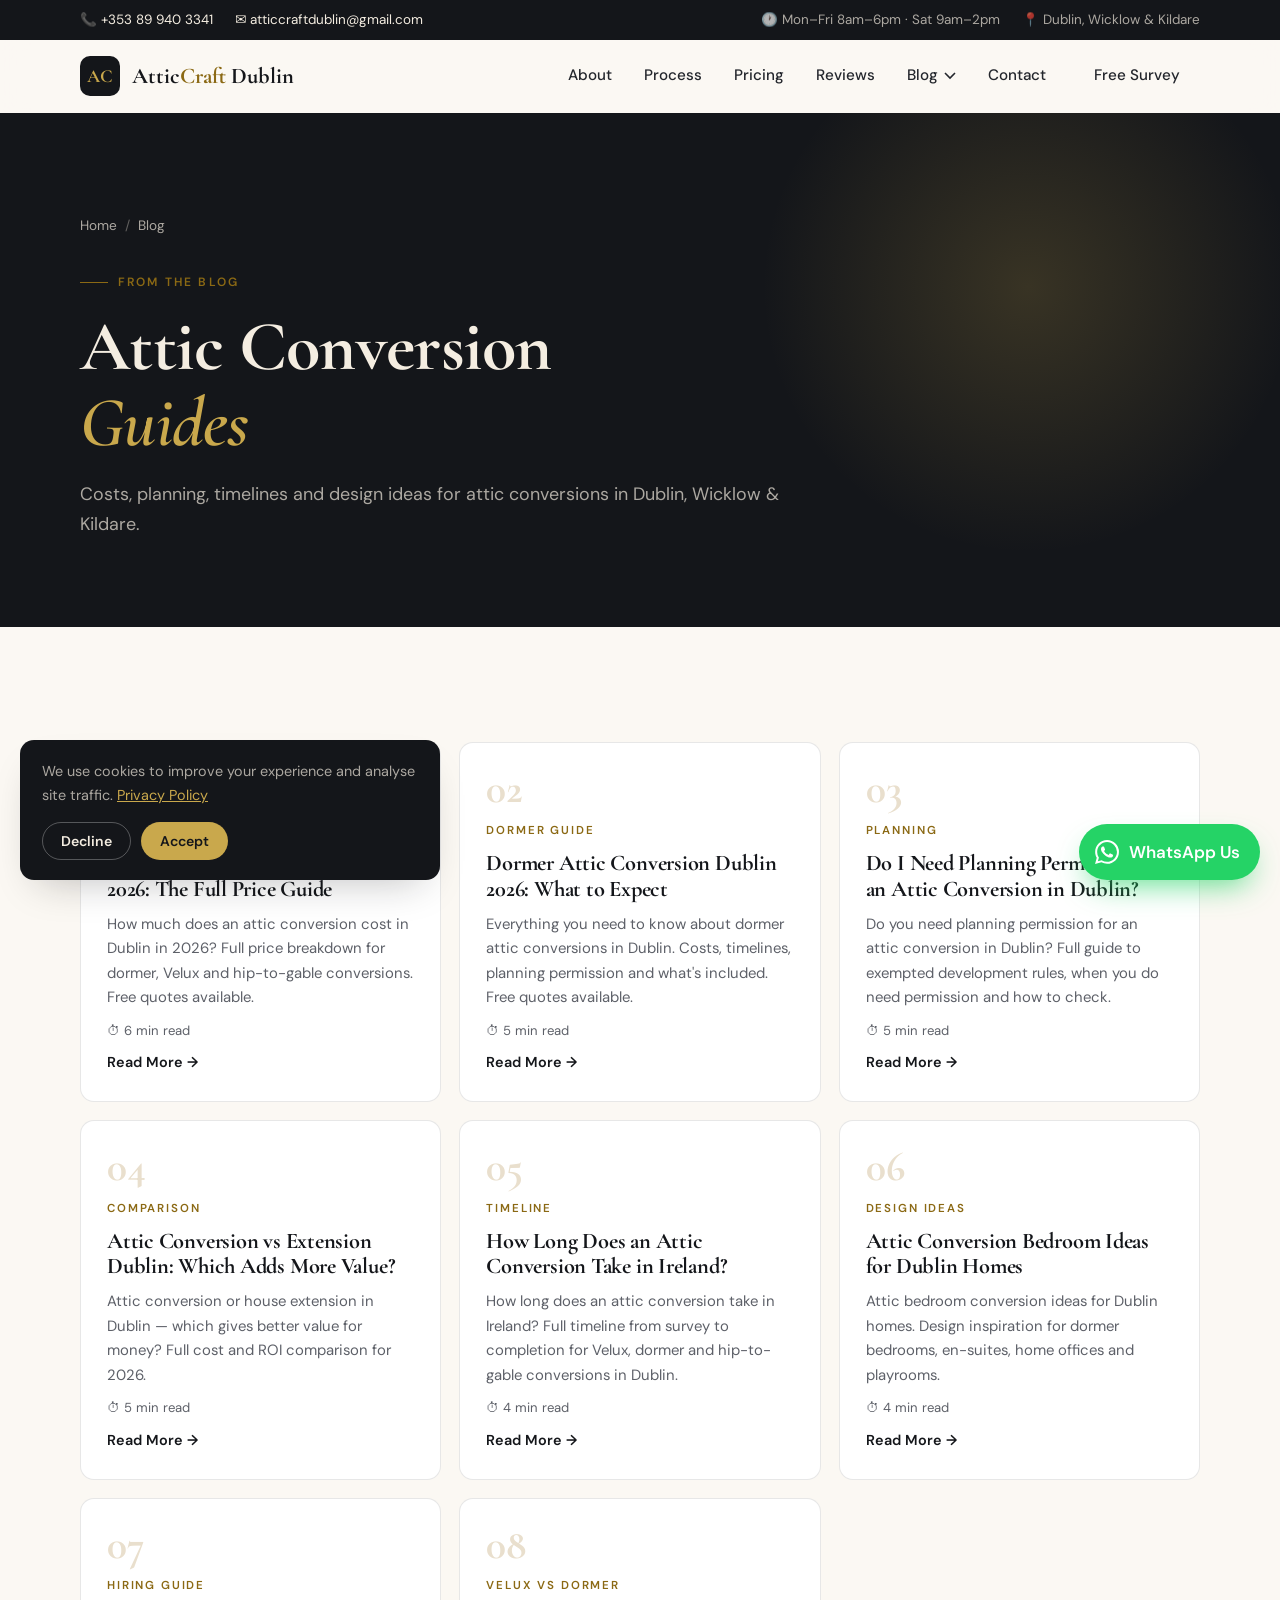
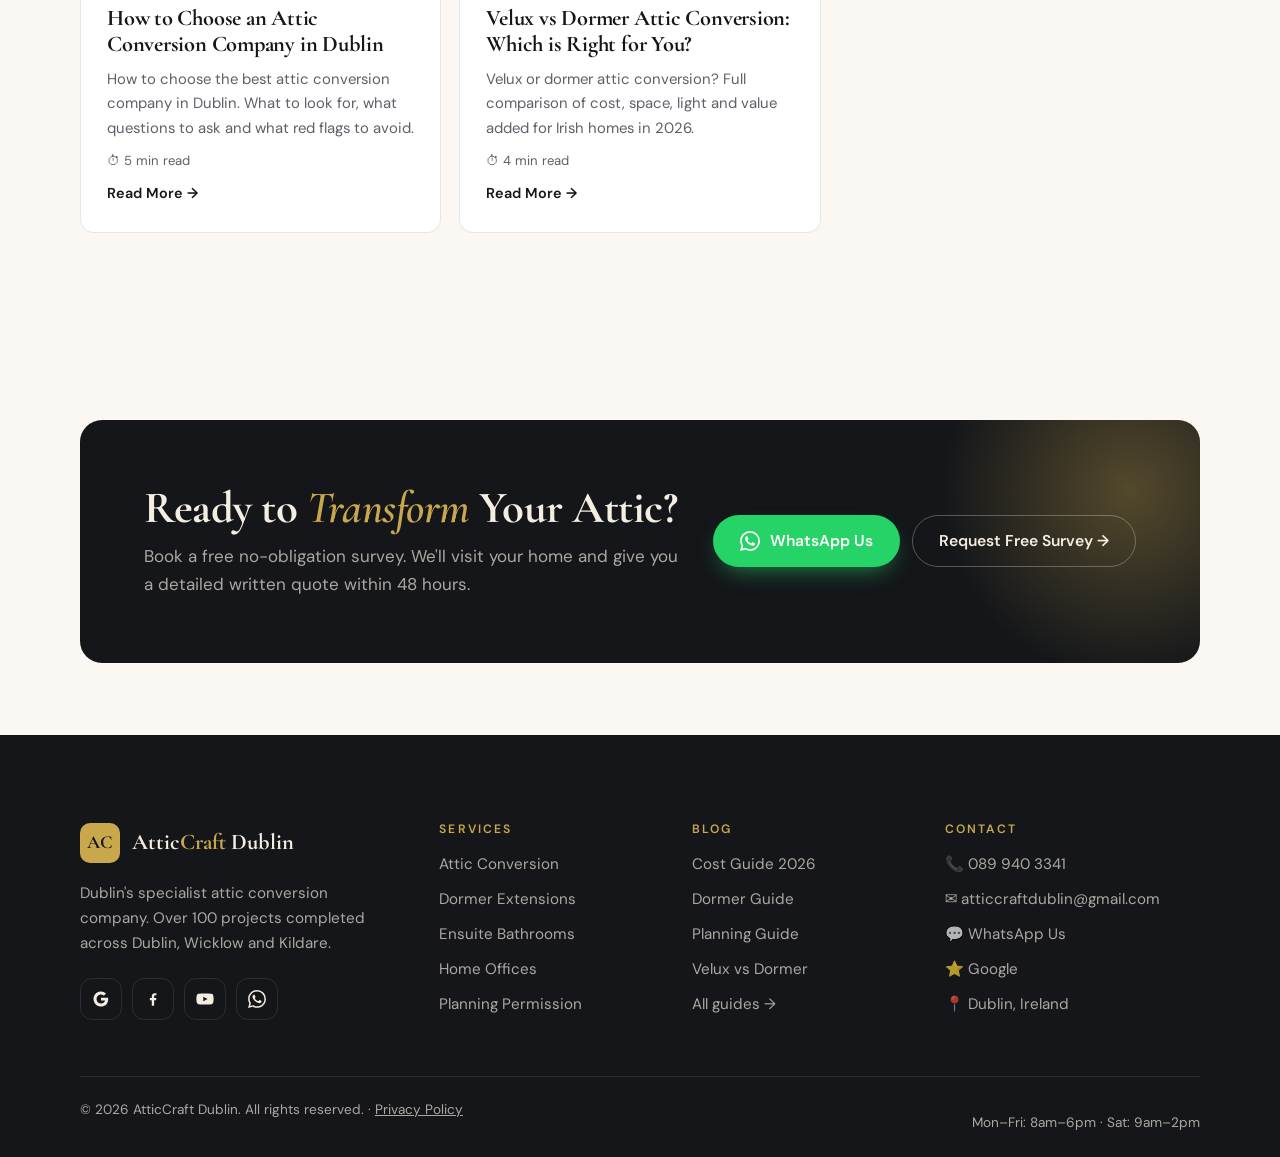
<file: blog/index.html>
<!DOCTYPE html>
<html lang="en-IE" class="no-js">
<head>
<meta charset="UTF-8">
<meta name="viewport" content="width=device-width, initial-scale=1.0">
<title>Attic Conversion Guides Dublin | Blog | AtticCraft Dublin</title>
<meta name="description" content="Attic conversion guides for Dublin homeowners: costs, dormers, planning permission, timelines, Velux vs dormer and how to choose a contractor.">
<meta name="robots" content="index, follow, max-snippet:-1, max-image-preview:large">
<meta name="author" content="AtticCraft Dublin">
<meta name="geo.region" content="IE">
<meta name="geo.placename" content="Dublin, Ireland">
<meta name="theme-color" content="#14161a">
<link rel="canonical" href="https://atticcraftdublin.ie/blog/">
<link rel="icon" type="image/svg+xml" href="data:image/svg+xml,%3Csvg xmlns='http://www.w3.org/2000/svg' viewBox='0 0 32 32'%3E%3Crect width='32' height='32' rx='6' fill='%230c0c0b'/%3E%3Ctext x='50%25' y='50%25' dominant-baseline='central' text-anchor='middle' font-family='serif' font-weight='900' font-size='14' fill='%23c9a84c'%3EAC%3C/text%3E%3C/svg%3E">
<link rel="sitemap" type="application/xml" href="/sitemap.xml">
<meta property="og:site_name" content="AtticCraft Dublin">
<meta property="og:title" content="Attic Conversion Guides Dublin | Blog | AtticCraft Dublin">
<meta property="og:description" content="Attic conversion guides for Dublin homeowners: costs, dormers, planning permission, timelines, Velux vs dormer and how to choose a contractor.">
<meta property="og:url" content="https://atticcraftdublin.ie/blog/">
<meta property="og:type" content="website">
<meta property="og:locale" content="en_IE">
<meta property="og:image" content="https://atticcraftdublin.ie/img/hero1.jpg">
<meta name="twitter:card" content="summary_large_image">
<meta name="twitter:title" content="Attic Conversion Guides Dublin | Blog | AtticCraft Dublin">
<meta name="twitter:image" content="https://atticcraftdublin.ie/img/hero1.jpg">
<script type="application/ld+json">{"@context": "https://schema.org", "@type": "Blog", "name": "Attic Conversion Guides — AtticCraft Dublin", "url": "https://atticcraftdublin.ie/blog/", "blogPost": [{"@type": "BlogPosting", "headline": "Attic Conversion Cost Dublin 2026: The Full Price Guide", "url": "https://atticcraftdublin.ie/blog/attic-conversion-cost-dublin-2026.html"}, {"@type": "BlogPosting", "headline": "Dormer Attic Conversion Dublin 2026: What to Expect", "url": "https://atticcraftdublin.ie/blog/blog-attic-2-dormer.html"}, {"@type": "BlogPosting", "headline": "Do I Need Planning Permission for an Attic Conversion in Dublin?", "url": "https://atticcraftdublin.ie/blog/blog-attic-3-planning.html"}, {"@type": "BlogPosting", "headline": "Attic Conversion vs Extension Dublin: Which Adds More Value?", "url": "https://atticcraftdublin.ie/blog/blog-attic-4-vs-extension.html"}, {"@type": "BlogPosting", "headline": "How Long Does an Attic Conversion Take in Ireland?", "url": "https://atticcraftdublin.ie/blog/blog-attic-5-timeline.html"}, {"@type": "BlogPosting", "headline": "Attic Conversion Bedroom Ideas for Dublin Homes", "url": "https://atticcraftdublin.ie/blog/blog-attic-6-bedroom-ideas.html"}, {"@type": "BlogPosting", "headline": "How to Choose an Attic Conversion Company in Dublin", "url": "https://atticcraftdublin.ie/blog/blog-attic-7-choose-company.html"}, {"@type": "BlogPosting", "headline": "Velux vs Dormer Attic Conversion: Which is Right for You?", "url": "https://atticcraftdublin.ie/blog/blog-attic-8-velux-vs-dormer.html"}]}</script>
<!-- Google tag (gtag.js) with Consent Mode v2: nothing is stored until the visitor accepts cookies -->
<script>
  window.dataLayer = window.dataLayer || [];
  function gtag(){dataLayer.push(arguments);}
  gtag("consent", "default", {ad_storage: "denied", ad_user_data: "denied", ad_personalization: "denied", analytics_storage: "denied", wait_for_update: 500});
  gtag("js", new Date());
  gtag("config", "G-K4L8FWQ7PL");
  gtag("config", "AW-972962914");
</script>
<script async src="https://www.googletagmanager.com/gtag/js?id=G-K4L8FWQ7PL"></script>
<link rel="preconnect" href="https://fonts.googleapis.com">
<link rel="preconnect" href="https://fonts.gstatic.com" crossorigin>
<link href="https://fonts.googleapis.com/css2?family=Cormorant+Garamond:ital,wght@0,600;0,700;1,600&family=DM+Sans:wght@400;500;600;700&display=swap" rel="stylesheet">
<link rel="stylesheet" href="../assets/css/style.css">
</head>
<body>
<a class="skip-link" href="#main">Skip to content</a>
<div class="topbar">
  <div class="wrap">
    <div class="topbar-l">
      <a href="tel:+353899403341">📞 +353 89 940 3341</a>
      <a class="hide-sm" href="mailto:atticcraftdublin@gmail.com">✉️ atticcraftdublin@gmail.com</a>
    </div>
    <div class="topbar-r">
      <span>🕐 Mon–Fri 8am–6pm · Sat 9am–2pm</span>
      <span>📍 Dublin, Wicklow &amp; Kildare</span>
    </div>
  </div>
</div>
<header class="site-header">
  <div class="wrap">
    <a href="../index.html" class="logo" aria-label="AtticCraft Dublin home">
      <span class="logo-mark">AC</span><span class="logo-text">Attic<span>Craft</span> Dublin</span>
    </a>
    <nav class="nav" id="nav" aria-label="Main">
      <a href="../index.html#about">About</a>
      <a href="../index.html#process">Process</a>
      <a href="../index.html#pricing">Pricing</a>
      <a href="../index.html#reviews">Reviews</a>
      <div class="nav-dd">
        <button type="button" aria-expanded="false" aria-controls="blog-menu" aria-current="page">Blog <svg viewBox="0 0 12 8" aria-hidden="true"><path d="M1 1l5 5 5-5" fill="none" stroke="currentColor" stroke-width="1.6"/></svg></button>
        <div class="dd-menu" id="blog-menu">
          <a href="../blog/attic-conversion-cost-dublin-2026.html">Attic Conversion Cost Dublin 2026</a>
          <a href="../blog/blog-attic-2-dormer.html">Dormer Attic Conversion Dublin</a>
          <a href="../blog/blog-attic-3-planning.html">Planning Permission Guide</a>
          <a href="../blog/blog-attic-4-vs-extension.html">Attic Conversion vs Extension</a>
          <a href="../blog/blog-attic-5-timeline.html">How Long Does It Take?</a>
          <a href="../blog/blog-attic-6-bedroom-ideas.html">Bedroom Ideas Dublin</a>
          <a href="../blog/blog-attic-7-choose-company.html">How to Choose a Contractor</a>
          <a href="../blog/blog-attic-8-velux-vs-dormer.html">Velux vs Dormer</a>
          <a class="dd-all" href="../blog/index.html">All guides →</a>
        </div>
      </div>
      <a href="../index.html#contact">Contact</a>
      <a href="../index.html#contact" class="btn btn-gold">Free Survey</a>
    </nav>
    <button class="burger" type="button" aria-label="Open menu" aria-expanded="false" aria-controls="nav"><span></span><span></span><span></span></button>
  </div>
</header>
<main id="main">
<section class="page-hero">
  <div class="wrap">
    <ol class="crumbs"><li><a href="../index.html">Home</a></li><li aria-current="page">Blog</li></ol>
    <div class="eyebrow">From The Blog</div>
    <h1>Attic Conversion <em>Guides</em></h1>
    <p class="lead">Costs, planning, timelines and design ideas for attic conversions in Dublin, Wicklow &amp; Kildare.</p>
  </div>
</section>
<section class="section">
  <div class="wrap">
    <div class="blog-grid cols-3">
      <a href="attic-conversion-cost-dublin-2026.html" class="post-card reveal"><div class="post-num">01</div><div class="post-tag">Cost Guide</div><h3>Attic Conversion Cost Dublin 2026: The Full Price Guide</h3><p>How much does an attic conversion cost in Dublin in 2026? Full price breakdown for dormer, Velux and hip-to-gable conversions. Free quotes available.</p><div class="post-meta">⏱ 6 min read</div><span class="post-more">Read More →</span></a>
      <a href="blog-attic-2-dormer.html" class="post-card reveal"><div class="post-num">02</div><div class="post-tag">Dormer Guide</div><h3>Dormer Attic Conversion Dublin 2026: What to Expect</h3><p>Everything you need to know about dormer attic conversions in Dublin. Costs, timelines, planning permission and what&#x27;s included. Free quotes available.</p><div class="post-meta">⏱ 5 min read</div><span class="post-more">Read More →</span></a>
      <a href="blog-attic-3-planning.html" class="post-card reveal"><div class="post-num">03</div><div class="post-tag">Planning</div><h3>Do I Need Planning Permission for an Attic Conversion in Dublin?</h3><p>Do you need planning permission for an attic conversion in Dublin? Full guide to exempted development rules, when you do need permission and how to check.</p><div class="post-meta">⏱ 5 min read</div><span class="post-more">Read More →</span></a>
      <a href="blog-attic-4-vs-extension.html" class="post-card reveal"><div class="post-num">04</div><div class="post-tag">Comparison</div><h3>Attic Conversion vs Extension Dublin: Which Adds More Value?</h3><p>Attic conversion or house extension in Dublin — which gives better value for money? Full cost and ROI comparison for 2026.</p><div class="post-meta">⏱ 5 min read</div><span class="post-more">Read More →</span></a>
      <a href="blog-attic-5-timeline.html" class="post-card reveal"><div class="post-num">05</div><div class="post-tag">Timeline</div><h3>How Long Does an Attic Conversion Take in Ireland?</h3><p>How long does an attic conversion take in Ireland? Full timeline from survey to completion for Velux, dormer and hip-to-gable conversions in Dublin.</p><div class="post-meta">⏱ 4 min read</div><span class="post-more">Read More →</span></a>
      <a href="blog-attic-6-bedroom-ideas.html" class="post-card reveal"><div class="post-num">06</div><div class="post-tag">Design Ideas</div><h3>Attic Conversion Bedroom Ideas for Dublin Homes</h3><p>Attic bedroom conversion ideas for Dublin homes. Design inspiration for dormer bedrooms, en-suites, home offices and playrooms.</p><div class="post-meta">⏱ 4 min read</div><span class="post-more">Read More →</span></a>
      <a href="blog-attic-7-choose-company.html" class="post-card reveal"><div class="post-num">07</div><div class="post-tag">Hiring Guide</div><h3>How to Choose an Attic Conversion Company in Dublin</h3><p>How to choose the best attic conversion company in Dublin. What to look for, what questions to ask and what red flags to avoid.</p><div class="post-meta">⏱ 5 min read</div><span class="post-more">Read More →</span></a>
      <a href="blog-attic-8-velux-vs-dormer.html" class="post-card reveal"><div class="post-num">08</div><div class="post-tag">Velux vs Dormer</div><h3>Velux vs Dormer Attic Conversion: Which is Right for You?</h3><p>Velux or dormer attic conversion? Full comparison of cost, space, light and value added for Irish homes in 2026.</p><div class="post-meta">⏱ 4 min read</div><span class="post-more">Read More →</span></a>
    </div>
  </div>
</section>
<section class="section-sm">
  <div class="wrap">
    <div class="cta-band reveal">
      <div><h2>Ready to <em>Transform</em> Your Attic?</h2><p>Book a free no-obligation survey. We'll visit your home and give you a detailed written quote within 48 hours.</p></div>
      <div class="btns">
        <a href="https://wa.me/353899403341?text=Hi%2C%20I%27d%20like%20a%20free%20attic%20survey." class="btn btn-wa" target="_blank" rel="noopener"><svg viewBox="0 0 24 24" aria-hidden="true"><path d="M17.472 14.382c-.297-.149-1.758-.867-2.03-.967-.273-.099-.471-.148-.67.15-.197.297-.767.966-.94 1.164-.173.199-.347.223-.644.075-.297-.15-1.255-.463-2.39-1.475-.883-.788-1.48-1.761-1.653-2.059-.173-.297-.018-.458.13-.606.134-.133.298-.347.446-.52.149-.174.198-.298.298-.497.099-.198.05-.371-.025-.52-.075-.149-.669-1.612-.916-2.207-.242-.579-.487-.5-.669-.51-.173-.008-.371-.01-.57-.01-.198 0-.52.074-.792.372-.272.297-1.04 1.016-1.04 2.479 0 1.462 1.065 2.875 1.213 3.074.149.198 2.096 3.2 5.077 4.487.709.306 1.262.489 1.694.625.712.227 1.36.195 1.871.118.571-.085 1.758-.719 2.006-1.413.248-.694.248-1.289.173-1.413-.074-.124-.272-.198-.57-.347m-5.421 7.403h-.004a9.87 9.87 0 01-5.031-1.378l-.361-.214-3.741.982.998-3.648-.235-.374a9.86 9.86 0 01-1.51-5.26c.001-5.45 4.436-9.884 9.888-9.884 2.64 0 5.122 1.03 6.988 2.898a9.825 9.825 0 012.893 6.994c-.003 5.45-4.437 9.884-9.885 9.884m8.413-18.297A11.815 11.815 0 0012.05 0C5.495 0 .16 5.335.157 11.892c0 2.096.547 4.142 1.588 5.945L.057 24l6.305-1.654a11.882 11.882 0 005.683 1.448h.005c6.554 0 11.89-5.335 11.893-11.893a11.821 11.821 0 00-3.48-8.413z"/></svg> WhatsApp Us</a>
        <a href="../index.html#contact" class="btn btn-ghost">Request Free Survey →</a>
      </div>
    </div>
  </div>
</section>

</main>
<footer class="site-footer">
  <div class="wrap">
    <div class="foot-grid">
      <div class="foot-brand">
        <a href="../index.html" class="logo"><span class="logo-mark">AC</span><span class="logo-text">Attic<span>Craft</span> Dublin</span></a>
        <p>Dublin's specialist attic conversion company. Over 100 projects completed across Dublin, Wicklow and Kildare.</p>
        <div class="socials">
          <a href="https://share.google/o7XOvdts1RFgbcqTH" target="_blank" rel="noopener" aria-label="Google"><svg viewBox="0 0 24 24" aria-hidden="true"><path d="M21.6 12.2c0-.7-.1-1.4-.2-2H12v3.8h5.4a4.6 4.6 0 01-2 3v2.5h3.2c1.9-1.7 3-4.3 3-7.3zM12 22c2.7 0 5-.9 6.6-2.4l-3.2-2.5c-.9.6-2 1-3.4 1-2.6 0-4.8-1.8-5.6-4.1H3.1v2.6A10 10 0 0012 22zM6.4 14c-.2-.6-.3-1.3-.3-2s.1-1.4.3-2V7.4H3.1A10 10 0 002 12c0 1.6.4 3.2 1.1 4.6L6.4 14zM12 6c1.5 0 2.8.5 3.8 1.5l2.9-2.9A10 10 0 0012 2 10 10 0 003.1 7.4L6.4 10C7.2 7.7 9.4 6 12 6z"/></svg></a>
          <a href="https://www.facebook.com/share/1F2biXya9G/" target="_blank" rel="noopener" aria-label="Facebook"><svg viewBox="0 0 24 24" aria-hidden="true"><path d="M13.5 21v-7.5h2.6l.4-3h-3V8.6c0-.9.3-1.5 1.5-1.5h1.6V4.4c-.3 0-1.2-.1-2.3-.1-2.3 0-3.9 1.4-3.9 4v2.2H7.8v3h2.6V21h3.1z"/></svg></a>
          <a href="https://www.youtube.com/@AtticCraftDublin" target="_blank" rel="noopener" aria-label="YouTube"><svg viewBox="0 0 24 24" aria-hidden="true"><path d="M23 7.2a3 3 0 00-2.1-2.1C19 4.6 12 4.6 12 4.6s-7 0-8.9.5A3 3 0 001 7.2 31 31 0 00.5 12a31 31 0 00.5 4.8 3 3 0 002.1 2.1c1.9.5 8.9.5 8.9.5s7 0 8.9-.5a3 3 0 002.1-2.1 31 31 0 00.5-4.8 31 31 0 00-.5-4.8zM9.7 15V9l5.8 3-5.8 3z"/></svg></a>
          <a href="https://wa.me/353899403341" target="_blank" rel="noopener" aria-label="WhatsApp"><svg viewBox="0 0 24 24" aria-hidden="true"><path d="M17.472 14.382c-.297-.149-1.758-.867-2.03-.967-.273-.099-.471-.148-.67.15-.197.297-.767.966-.94 1.164-.173.199-.347.223-.644.075-.297-.15-1.255-.463-2.39-1.475-.883-.788-1.48-1.761-1.653-2.059-.173-.297-.018-.458.13-.606.134-.133.298-.347.446-.52.149-.174.198-.298.298-.497.099-.198.05-.371-.025-.52-.075-.149-.669-1.612-.916-2.207-.242-.579-.487-.5-.669-.51-.173-.008-.371-.01-.57-.01-.198 0-.52.074-.792.372-.272.297-1.04 1.016-1.04 2.479 0 1.462 1.065 2.875 1.213 3.074.149.198 2.096 3.2 5.077 4.487.709.306 1.262.489 1.694.625.712.227 1.36.195 1.871.118.571-.085 1.758-.719 2.006-1.413.248-.694.248-1.289.173-1.413-.074-.124-.272-.198-.57-.347m-5.421 7.403h-.004a9.87 9.87 0 01-5.031-1.378l-.361-.214-3.741.982.998-3.648-.235-.374a9.86 9.86 0 01-1.51-5.26c.001-5.45 4.436-9.884 9.888-9.884 2.64 0 5.122 1.03 6.988 2.898a9.825 9.825 0 012.893 6.994c-.003 5.45-4.437 9.884-9.885 9.884m8.413-18.297A11.815 11.815 0 0012.05 0C5.495 0 .16 5.335.157 11.892c0 2.096.547 4.142 1.588 5.945L.057 24l6.305-1.654a11.882 11.882 0 005.683 1.448h.005c6.554 0 11.89-5.335 11.893-11.893a11.821 11.821 0 00-3.48-8.413z"/></svg></a>
        </div>
      </div>
      <div class="foot-col">
        <h4>Services</h4>
        <ul>
          <li><a href="../index.html#pricing">Attic Conversion</a></li>
          <li><a href="../blog/blog-attic-2-dormer.html">Dormer Extensions</a></li>
          <li><a href="../blog/blog-attic-6-bedroom-ideas.html">Ensuite Bathrooms</a></li>
          <li><a href="../blog/blog-attic-6-bedroom-ideas.html">Home Offices</a></li>
          <li><a href="../blog/blog-attic-3-planning.html">Planning Permission</a></li>
        </ul>
      </div>
      <div class="foot-col">
        <h4>Blog</h4>
        <ul><li><a href="../blog/attic-conversion-cost-dublin-2026.html">Cost Guide 2026</a></li><li><a href="../blog/blog-attic-2-dormer.html">Dormer Guide</a></li><li><a href="../blog/blog-attic-3-planning.html">Planning Guide</a></li><li><a href="../blog/blog-attic-8-velux-vs-dormer.html">Velux vs Dormer</a></li><li><a href="../blog/index.html">All guides →</a></li></ul>
      </div>
      <div class="foot-col">
        <h4>Contact</h4>
        <ul>
          <li><a href="tel:+353899403341">📞 089 940 3341</a></li>
          <li><a href="mailto:atticcraftdublin@gmail.com">✉️ atticcraftdublin@gmail.com</a></li>
          <li><a href="https://wa.me/353899403341" target="_blank" rel="noopener">💬 WhatsApp Us</a></li>
          <li><a href="https://share.google/o7XOvdts1RFgbcqTH" target="_blank" rel="noopener">⭐ Google</a></li>
          <li>📍 Dublin, Ireland</li>
        </ul>
      </div>
    </div>
    <div class="foot-bot">
      <p>© <span data-year>2026</span> AtticCraft Dublin. All rights reserved. · <button type="button" data-privacy>Privacy Policy</button></p>
      <p>Mon–Fri: 8am–6pm · Sat: 9am–2pm</p>
    </div>
  </div>
</footer>

<a href="https://wa.me/353899403341?text=Hi%2C%20I%27m%20interested%20in%20a%20free%20attic%20survey." class="fab-wa" target="_blank" rel="noopener"><svg viewBox="0 0 24 24" aria-hidden="true"><path d="M17.472 14.382c-.297-.149-1.758-.867-2.03-.967-.273-.099-.471-.148-.67.15-.197.297-.767.966-.94 1.164-.173.199-.347.223-.644.075-.297-.15-1.255-.463-2.39-1.475-.883-.788-1.48-1.761-1.653-2.059-.173-.297-.018-.458.13-.606.134-.133.298-.347.446-.52.149-.174.198-.298.298-.497.099-.198.05-.371-.025-.52-.075-.149-.669-1.612-.916-2.207-.242-.579-.487-.5-.669-.51-.173-.008-.371-.01-.57-.01-.198 0-.52.074-.792.372-.272.297-1.04 1.016-1.04 2.479 0 1.462 1.065 2.875 1.213 3.074.149.198 2.096 3.2 5.077 4.487.709.306 1.262.489 1.694.625.712.227 1.36.195 1.871.118.571-.085 1.758-.719 2.006-1.413.248-.694.248-1.289.173-1.413-.074-.124-.272-.198-.57-.347m-5.421 7.403h-.004a9.87 9.87 0 01-5.031-1.378l-.361-.214-3.741.982.998-3.648-.235-.374a9.86 9.86 0 01-1.51-5.26c.001-5.45 4.436-9.884 9.888-9.884 2.64 0 5.122 1.03 6.988 2.898a9.825 9.825 0 012.893 6.994c-.003 5.45-4.437 9.884-9.885 9.884m8.413-18.297A11.815 11.815 0 0012.05 0C5.495 0 .16 5.335.157 11.892c0 2.096.547 4.142 1.588 5.945L.057 24l6.305-1.654a11.882 11.882 0 005.683 1.448h.005c6.554 0 11.89-5.335 11.893-11.893a11.821 11.821 0 00-3.48-8.413z"/></svg><span>WhatsApp Us</span></a>
<div class="mobile-bar" role="complementary" aria-label="Quick contact">
  <a href="https://wa.me/353899403341?text=Hi%2C%20I%27d%20like%20a%20free%20attic%20survey." class="btn btn-wa" target="_blank" rel="noopener"><svg viewBox="0 0 24 24" aria-hidden="true"><path d="M17.472 14.382c-.297-.149-1.758-.867-2.03-.967-.273-.099-.471-.148-.67.15-.197.297-.767.966-.94 1.164-.173.199-.347.223-.644.075-.297-.15-1.255-.463-2.39-1.475-.883-.788-1.48-1.761-1.653-2.059-.173-.297-.018-.458.13-.606.134-.133.298-.347.446-.52.149-.174.198-.298.298-.497.099-.198.05-.371-.025-.52-.075-.149-.669-1.612-.916-2.207-.242-.579-.487-.5-.669-.51-.173-.008-.371-.01-.57-.01-.198 0-.52.074-.792.372-.272.297-1.04 1.016-1.04 2.479 0 1.462 1.065 2.875 1.213 3.074.149.198 2.096 3.2 5.077 4.487.709.306 1.262.489 1.694.625.712.227 1.36.195 1.871.118.571-.085 1.758-.719 2.006-1.413.248-.694.248-1.289.173-1.413-.074-.124-.272-.198-.57-.347m-5.421 7.403h-.004a9.87 9.87 0 01-5.031-1.378l-.361-.214-3.741.982.998-3.648-.235-.374a9.86 9.86 0 01-1.51-5.26c.001-5.45 4.436-9.884 9.888-9.884 2.64 0 5.122 1.03 6.988 2.898a9.825 9.825 0 012.893 6.994c-.003 5.45-4.437 9.884-9.885 9.884m8.413-18.297A11.815 11.815 0 0012.05 0C5.495 0 .16 5.335.157 11.892c0 2.096.547 4.142 1.588 5.945L.057 24l6.305-1.654a11.882 11.882 0 005.683 1.448h.005c6.554 0 11.89-5.335 11.893-11.893a11.821 11.821 0 00-3.48-8.413z"/></svg> WhatsApp</a>
  <a href="../index.html#contact" class="btn btn-gold">Book Now →</a>
</div>

<div class="cookie" id="cookie" role="region" aria-label="Cookie consent">
  <p>We use cookies to improve your experience and analyse site traffic. <button type="button" class="link" data-privacy>Privacy Policy</button></p>
  <div class="btns">
    <button type="button" class="btn btn-ghost" data-cookie="declined">Decline</button>
    <button type="button" class="btn btn-gold" data-cookie="accepted">Accept</button>
  </div>
</div>

<dialog class="privacy" id="privacy" aria-labelledby="privacy-title">
  <div class="privacy-inner">
    <h2 id="privacy-title">Privacy Policy</h2>
    <p>Last updated: May 2026. This policy covers AtticCraft Dublin at atticcraftdublin.ie.</p>
    <h3>What we collect</h3>
    <ul>
      <li>Contact form submissions (name, phone, email, area)</li>
      <li>Website usage data via Google Analytics (anonymised)</li>
      <li>Cookies for analytics and ad performance tracking</li>
    </ul>
    <h3>How we use it</h3>
    <ul>
      <li>To respond to survey and quote requests</li>
      <li>To improve our website and services</li>
      <li>We never sell your data to third parties</li>
    </ul>
    <h3>Third party services</h3>
    <p>We use Google Analytics, Google Ads (AW-972962914), and Formspree for form handling. All comply with GDPR.</p>
    <h3>Your rights</h3>
    <p>You have the right to access, correct or delete your data. Contact us at <a href="mailto:atticcraftdublin@gmail.com">atticcraftdublin@gmail.com</a>.</p>
    <button type="button" class="btn btn-dark" data-close>Close</button>
  </div>
</dialog>

<script src="../assets/js/main.js" defer></script>
</body>
</html>
</file>
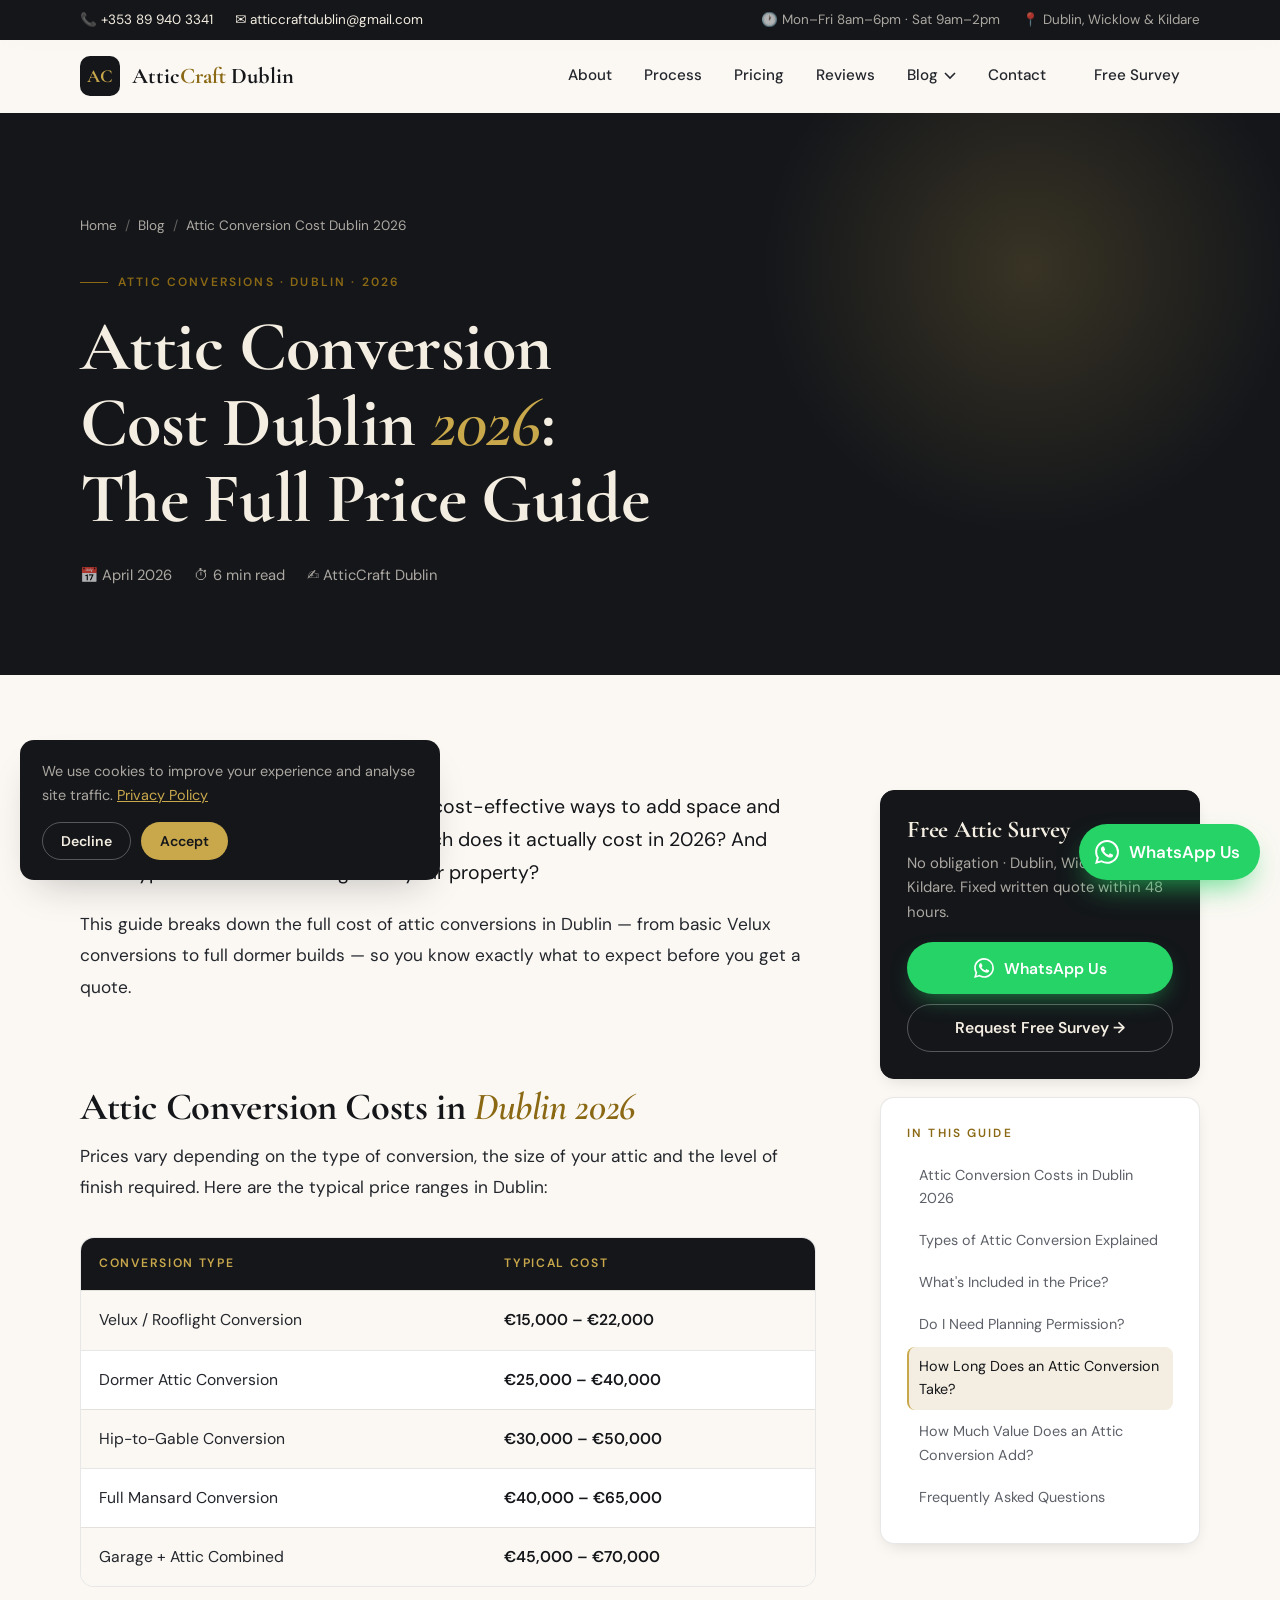
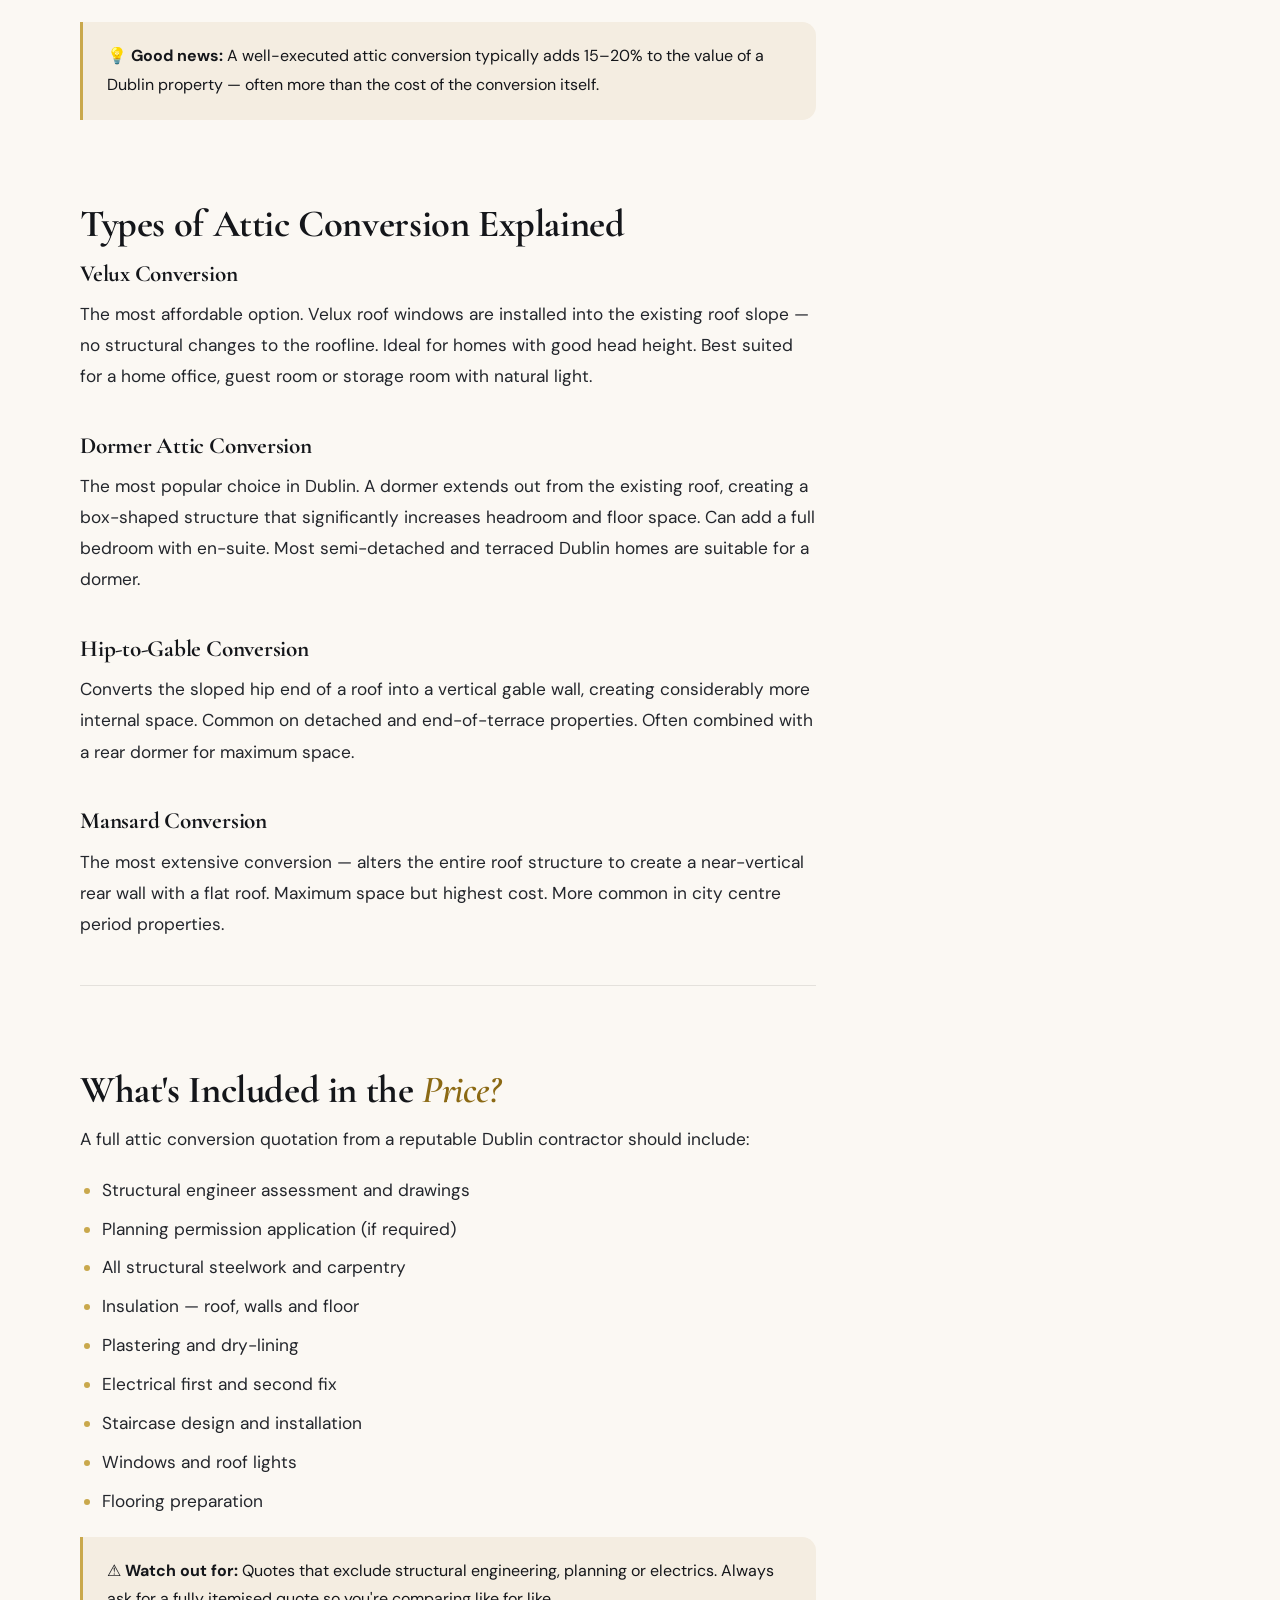
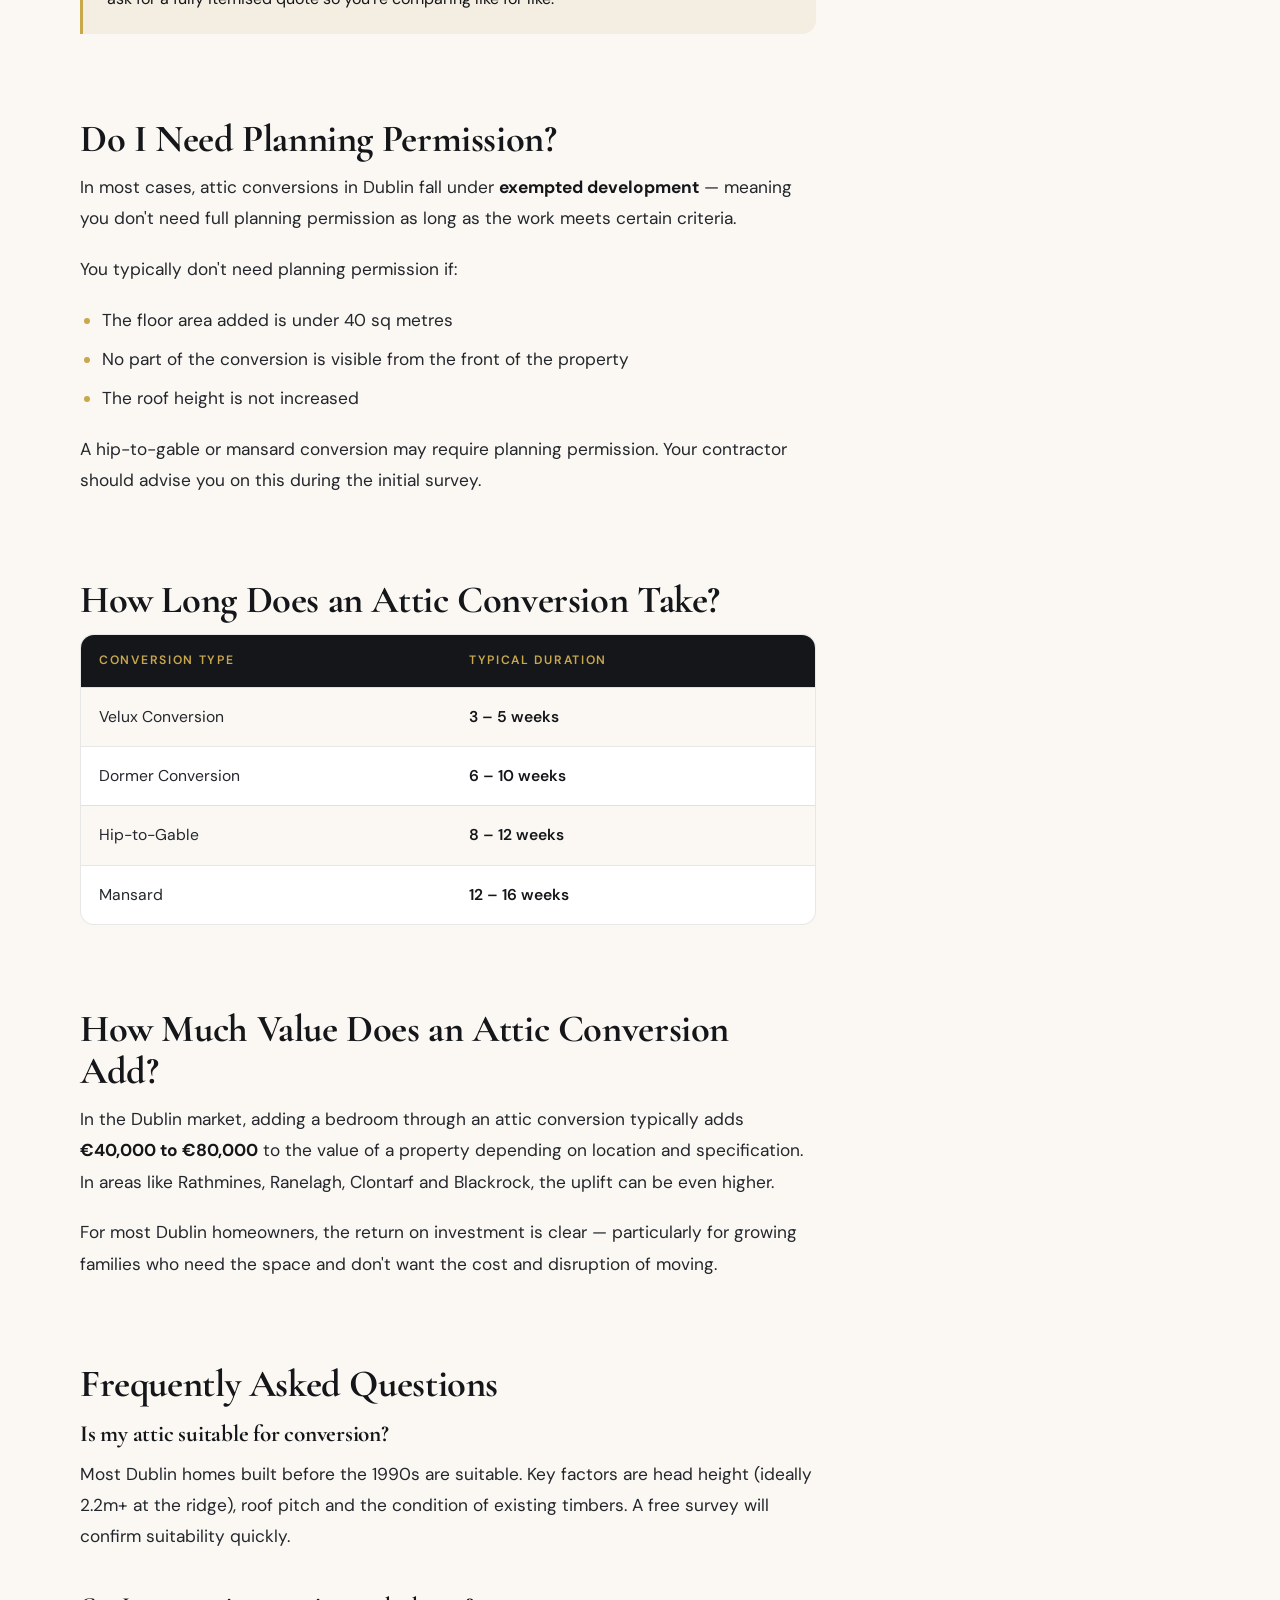
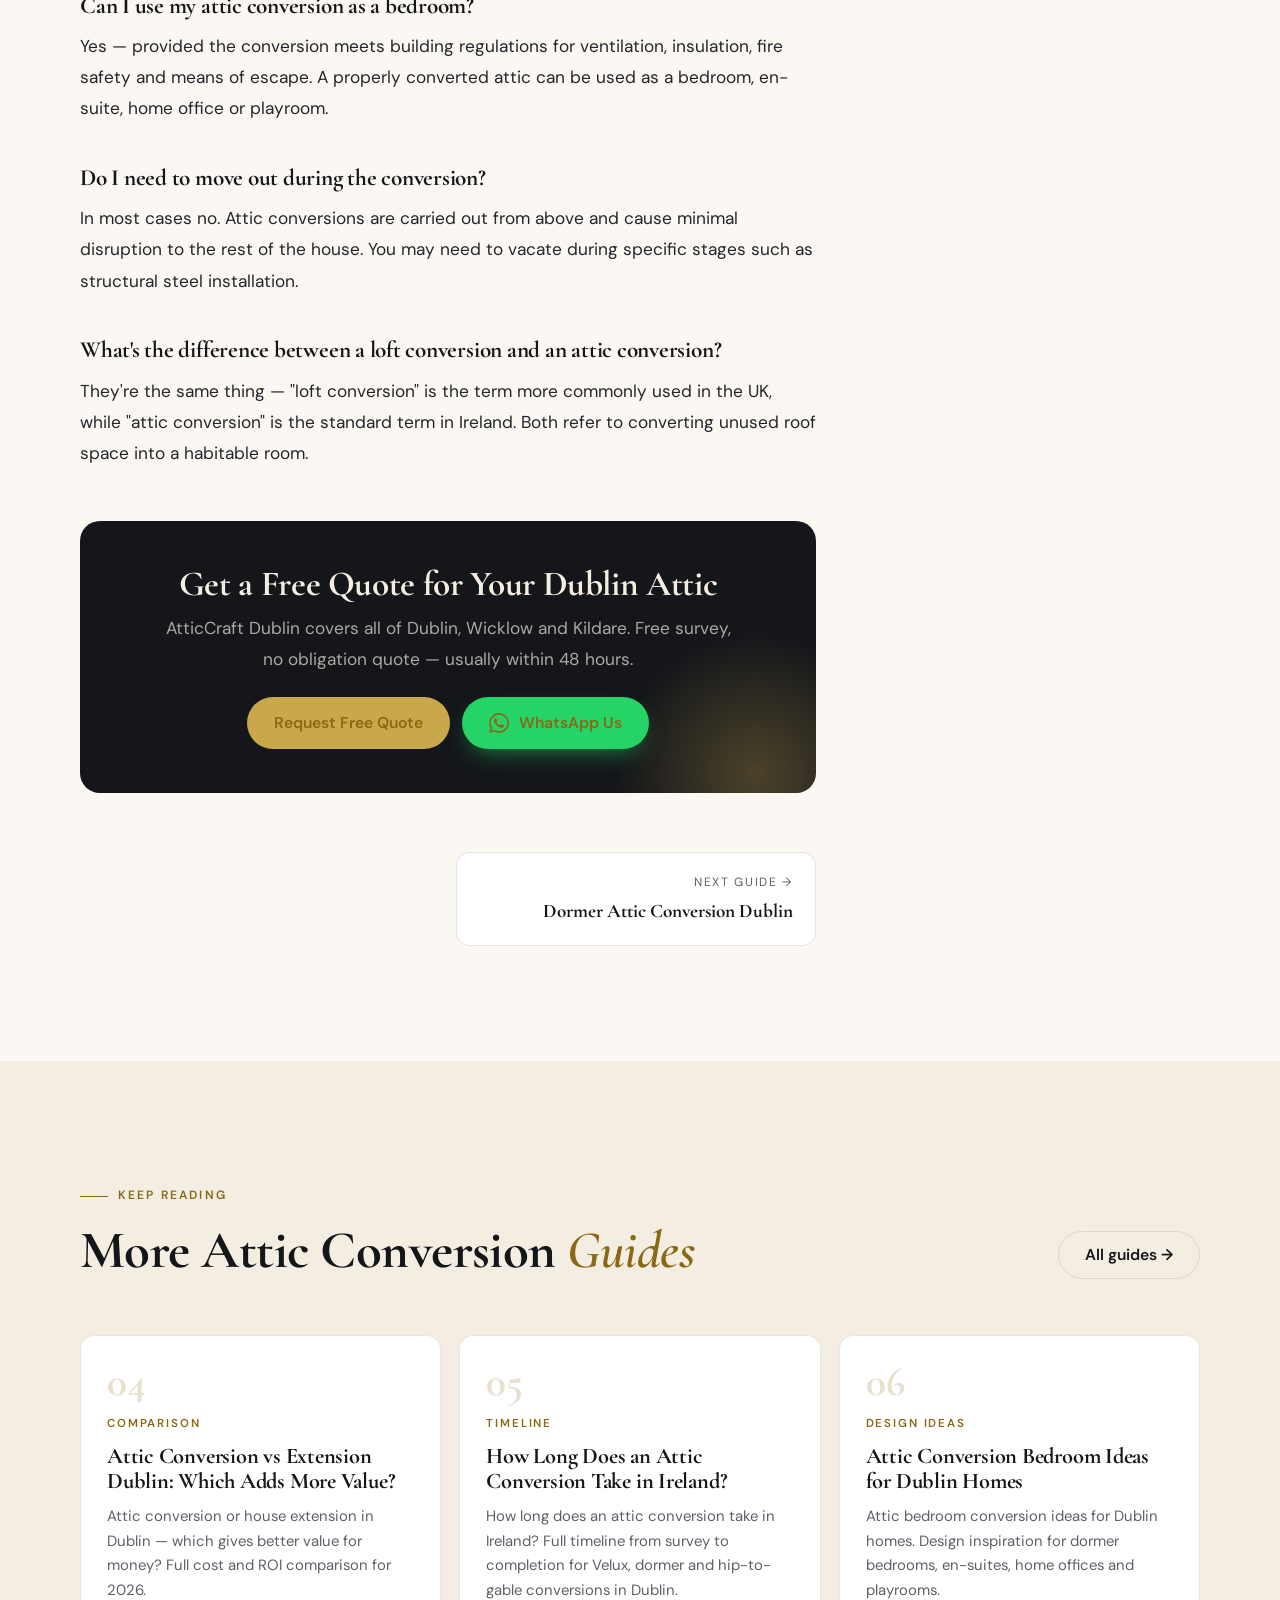
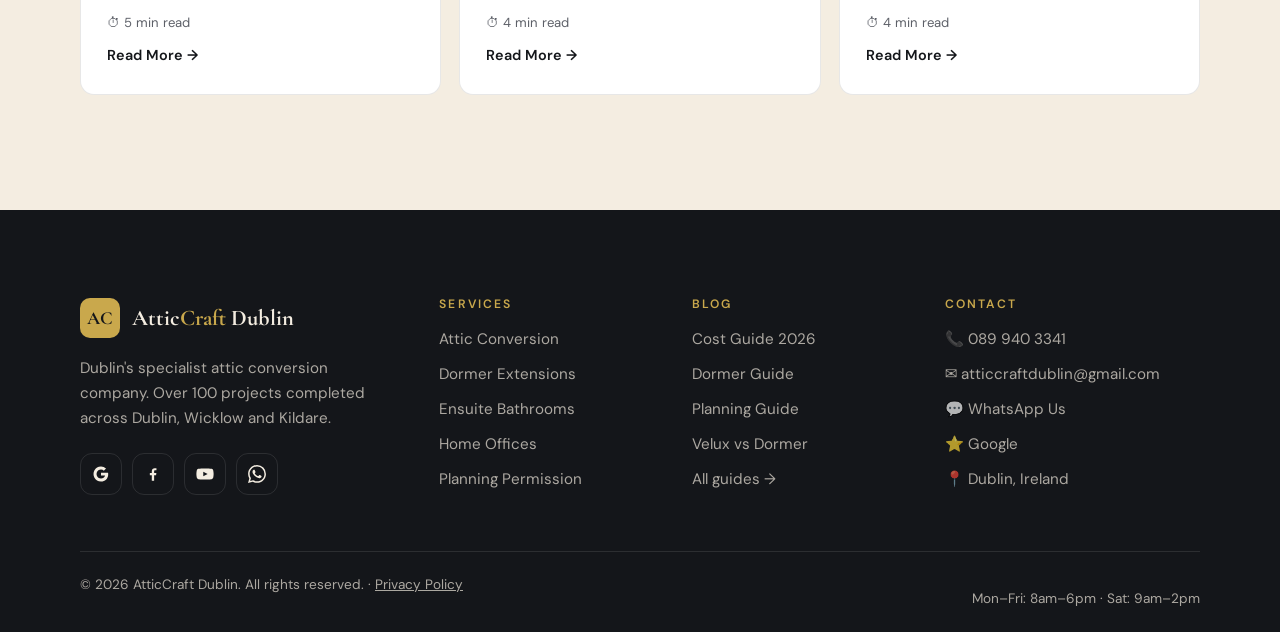
<file: blog/attic-conversion-cost-dublin-2026.html>
<!DOCTYPE html>
<html lang="en-IE" class="no-js">
<head>
<meta charset="UTF-8">
<meta name="viewport" content="width=device-width, initial-scale=1.0">
<title>Attic Conversion Cost Dublin 2026: Full Price Guide | AtticCraft Dublin</title>
<meta name="description" content="How much does an attic conversion cost in Dublin in 2026? Full price breakdown for dormer, Velux and hip-to-gable conversions. Free quotes available.">
<meta name="keywords" content="attic conversion cost dublin, attic conversion dublin, dormer attic conversion dublin, attic conversion price ireland, loft conversion dublin, convert attic bedroom dublin 2026">
<meta name="robots" content="index, follow, max-snippet:-1, max-image-preview:large">
<meta name="author" content="AtticCraft Dublin">
<meta name="geo.region" content="IE">
<meta name="geo.placename" content="Dublin, Ireland">
<meta name="theme-color" content="#14161a">
<link rel="canonical" href="https://atticcraftdublin.ie/blog/attic-conversion-cost-dublin-2026.html">
<link rel="icon" type="image/svg+xml" href="data:image/svg+xml,%3Csvg xmlns='http://www.w3.org/2000/svg' viewBox='0 0 32 32'%3E%3Crect width='32' height='32' rx='6' fill='%230c0c0b'/%3E%3Ctext x='50%25' y='50%25' dominant-baseline='central' text-anchor='middle' font-family='serif' font-weight='900' font-size='14' fill='%23c9a84c'%3EAC%3C/text%3E%3C/svg%3E">
<link rel="sitemap" type="application/xml" href="/sitemap.xml">
<meta property="og:site_name" content="AtticCraft Dublin">
<meta property="og:title" content="Attic Conversion Cost Dublin 2026: Full Price Guide">
<meta property="og:description" content="Full price breakdown for attic conversions in Dublin 2026. Dormer, Velux and hip-to-gable options explained.">
<meta property="og:url" content="https://atticcraftdublin.ie/blog/attic-conversion-cost-dublin-2026.html">
<meta property="og:type" content="article">
<meta property="og:locale" content="en_IE">
<meta property="og:image" content="https://atticcraftdublin.ie/img/hero1.jpg">
<meta name="twitter:card" content="summary_large_image">
<meta name="twitter:title" content="Attic Conversion Cost Dublin 2026: Full Price Guide">
<meta name="twitter:image" content="https://atticcraftdublin.ie/img/hero1.jpg">
<script type="application/ld+json">{"@context": "https://schema.org", "@type": "BlogPosting", "headline": "Attic Conversion Cost Dublin 2026: The Full Price Guide", "description": "How much does an attic conversion cost in Dublin in 2026? Full price breakdown for dormer, Velux and hip-to-gable conversions. Free quotes available.", "url": "https://atticcraftdublin.ie/blog/attic-conversion-cost-dublin-2026.html", "mainEntityOfPage": "https://atticcraftdublin.ie/blog/attic-conversion-cost-dublin-2026.html", "image": "https://atticcraftdublin.ie/img/hero1.jpg", "datePublished": "2026-04-01", "dateModified": "2026-05-14", "inLanguage": "en-IE", "author": {"@type": "Organization", "name": "AtticCraft Dublin", "url": "https://atticcraftdublin.ie"}, "publisher": {"@type": "Organization", "name": "AtticCraft Dublin", "url": "https://atticcraftdublin.ie"}}</script>
<script type="application/ld+json">{"@context": "https://schema.org", "@type": "BreadcrumbList", "itemListElement": [{"@type": "ListItem", "position": 1, "name": "Home", "item": "https://atticcraftdublin.ie/"}, {"@type": "ListItem", "position": 2, "name": "Blog", "item": "https://atticcraftdublin.ie/blog/"}, {"@type": "ListItem", "position": 3, "name": "Attic Conversion Cost Dublin 2026", "item": "https://atticcraftdublin.ie/blog/attic-conversion-cost-dublin-2026.html"}]}</script>
<!-- Google tag (gtag.js) with Consent Mode v2: nothing is stored until the visitor accepts cookies -->
<script>
  window.dataLayer = window.dataLayer || [];
  function gtag(){dataLayer.push(arguments);}
  gtag("consent", "default", {ad_storage: "denied", ad_user_data: "denied", ad_personalization: "denied", analytics_storage: "denied", wait_for_update: 500});
  gtag("js", new Date());
  gtag("config", "G-K4L8FWQ7PL");
  gtag("config", "AW-972962914");
</script>
<script async src="https://www.googletagmanager.com/gtag/js?id=G-K4L8FWQ7PL"></script>
<link rel="preconnect" href="https://fonts.googleapis.com">
<link rel="preconnect" href="https://fonts.gstatic.com" crossorigin>
<link href="https://fonts.googleapis.com/css2?family=Cormorant+Garamond:ital,wght@0,600;0,700;1,600&family=DM+Sans:wght@400;500;600;700&display=swap" rel="stylesheet">
<link rel="stylesheet" href="../assets/css/style.css">
</head>
<body>
<a class="skip-link" href="#main">Skip to content</a>
<div class="topbar">
  <div class="wrap">
    <div class="topbar-l">
      <a href="tel:+353899403341">📞 +353 89 940 3341</a>
      <a class="hide-sm" href="mailto:atticcraftdublin@gmail.com">✉️ atticcraftdublin@gmail.com</a>
    </div>
    <div class="topbar-r">
      <span>🕐 Mon–Fri 8am–6pm · Sat 9am–2pm</span>
      <span>📍 Dublin, Wicklow &amp; Kildare</span>
    </div>
  </div>
</div>
<header class="site-header">
  <div class="wrap">
    <a href="../index.html" class="logo" aria-label="AtticCraft Dublin home">
      <span class="logo-mark">AC</span><span class="logo-text">Attic<span>Craft</span> Dublin</span>
    </a>
    <nav class="nav" id="nav" aria-label="Main">
      <a href="../index.html#about">About</a>
      <a href="../index.html#process">Process</a>
      <a href="../index.html#pricing">Pricing</a>
      <a href="../index.html#reviews">Reviews</a>
      <div class="nav-dd">
        <button type="button" aria-expanded="false" aria-controls="blog-menu" aria-current="page">Blog <svg viewBox="0 0 12 8" aria-hidden="true"><path d="M1 1l5 5 5-5" fill="none" stroke="currentColor" stroke-width="1.6"/></svg></button>
        <div class="dd-menu" id="blog-menu">
          <a href="../blog/attic-conversion-cost-dublin-2026.html">Attic Conversion Cost Dublin 2026</a>
          <a href="../blog/blog-attic-2-dormer.html">Dormer Attic Conversion Dublin</a>
          <a href="../blog/blog-attic-3-planning.html">Planning Permission Guide</a>
          <a href="../blog/blog-attic-4-vs-extension.html">Attic Conversion vs Extension</a>
          <a href="../blog/blog-attic-5-timeline.html">How Long Does It Take?</a>
          <a href="../blog/blog-attic-6-bedroom-ideas.html">Bedroom Ideas Dublin</a>
          <a href="../blog/blog-attic-7-choose-company.html">How to Choose a Contractor</a>
          <a href="../blog/blog-attic-8-velux-vs-dormer.html">Velux vs Dormer</a>
          <a class="dd-all" href="../blog/index.html">All guides →</a>
        </div>
      </div>
      <a href="../index.html#contact">Contact</a>
      <a href="../index.html#contact" class="btn btn-gold">Free Survey</a>
    </nav>
    <button class="burger" type="button" aria-label="Open menu" aria-expanded="false" aria-controls="nav"><span></span><span></span><span></span></button>
  </div>
</header>
<main id="main">
<section class="page-hero">
  <div class="wrap">
    <ol class="crumbs"><li><a href="../index.html">Home</a></li><li><a href="index.html">Blog</a></li><li aria-current="page">Attic Conversion Cost Dublin 2026</li></ol>
    <div class="eyebrow">Attic Conversions · Dublin · 2026</div>
    <h1>Attic Conversion Cost Dublin <em>2026</em>:<br>The Full Price Guide</h1>
    <div class="article-meta"><span>📅 April 2026</span><span>⏱ 6 min read</span><span>✍️ AtticCraft Dublin</span></div>
  </div>
</section>

<section class="section">
  <div class="wrap article-layout">
    <article>
      <div class="prose">
<p>An attic conversion is one of the most cost-effective ways to add space and value to your Dublin home. But how much does it actually cost in 2026? And what type of conversion is right for your property?</p>

<p>This guide breaks down the full cost of attic conversions in Dublin — from basic Velux conversions to full dormer builds — so you know exactly what to expect before you get a quote.</p>

<h2 id="attic-conversion-costs-in-dublin-2026">Attic Conversion Costs in <em>Dublin 2026</em></h2>

<p>Prices vary depending on the type of conversion, the size of your attic and the level of finish required. Here are the typical price ranges in Dublin:</p>

<div class="table-scroll"><table class="price-table">
<tr>
<th>Conversion Type</th>
<th>Typical Cost</th>
</tr>
<tr><td>Velux / Rooflight Conversion</td><td>€15,000 – €22,000</td></tr>
<tr><td>Dormer Attic Conversion</td><td>€25,000 – €40,000</td></tr>
<tr><td>Hip-to-Gable Conversion</td><td>€30,000 – €50,000</td></tr>
<tr><td>Full Mansard Conversion</td><td>€40,000 – €65,000</td></tr>
<tr><td>Garage + Attic Combined</td><td>€45,000 – €70,000</td></tr>
</table></div>

<div class="highlight-box">
<p>💡 <strong>Good news:</strong> A well-executed attic conversion typically adds 15–20% to the value of a Dublin property — often more than the cost of the conversion itself.</p>
</div>

<h2 id="types-of-attic-conversion-explained">Types of Attic Conversion Explained</h2>

<h3>Velux Conversion</h3>
<p>The most affordable option. Velux roof windows are installed into the existing roof slope — no structural changes to the roofline. Ideal for homes with good head height. Best suited for a home office, guest room or storage room with natural light.</p>

<h3>Dormer Attic Conversion</h3>
<p>The most popular choice in Dublin. A dormer extends out from the existing roof, creating a box-shaped structure that significantly increases headroom and floor space. Can add a full bedroom with en-suite. Most semi-detached and terraced Dublin homes are suitable for a dormer.</p>

<h3>Hip-to-Gable Conversion</h3>
<p>Converts the sloped hip end of a roof into a vertical gable wall, creating considerably more internal space. Common on detached and end-of-terrace properties. Often combined with a rear dormer for maximum space.</p>

<h3>Mansard Conversion</h3>
<p>The most extensive conversion — alters the entire roof structure to create a near-vertical rear wall with a flat roof. Maximum space but highest cost. More common in city centre period properties.</p>

<hr class="divider">

<h2 id="what-s-included-in-the-price">What's Included in the <em>Price?</em></h2>
<p>A full attic conversion quotation from a reputable Dublin contractor should include:</p>
<ul>
<li>Structural engineer assessment and drawings</li>
<li>Planning permission application (if required)</li>
<li>All structural steelwork and carpentry</li>
<li>Insulation — roof, walls and floor</li>
<li>Plastering and dry-lining</li>
<li>Electrical first and second fix</li>
<li>Staircase design and installation</li>
<li>Windows and roof lights</li>
<li>Flooring preparation</li>
</ul>

<div class="highlight-box">
<p>⚠️ <strong>Watch out for:</strong> Quotes that exclude structural engineering, planning or electrics. Always ask for a fully itemised quote so you're comparing like for like.</p>
</div>

<h2 id="do-i-need-planning-permission">Do I Need Planning Permission?</h2>
<p>In most cases, attic conversions in Dublin fall under <strong>exempted development</strong> — meaning you don't need full planning permission as long as the work meets certain criteria.</p>
<p>You typically don't need planning permission if:</p>
<ul>
<li>The floor area added is under 40 sq metres</li>
<li>No part of the conversion is visible from the front of the property</li>
<li>The roof height is not increased</li>
</ul>
<p>A hip-to-gable or mansard conversion may require planning permission. Your contractor should advise you on this during the initial survey.</p>

<h2 id="how-long-does-an-attic-conversion-take">How Long Does an Attic Conversion Take?</h2>
<div class="table-scroll"><table class="price-table">
<tr>
<th>Conversion Type</th>
<th>Typical Duration</th>
</tr>
<tr><td>Velux Conversion</td><td>3 – 5 weeks</td></tr>
<tr><td>Dormer Conversion</td><td>6 – 10 weeks</td></tr>
<tr><td>Hip-to-Gable</td><td>8 – 12 weeks</td></tr>
<tr><td>Mansard</td><td>12 – 16 weeks</td></tr>
</table></div>

<h2 id="how-much-value-does-an-attic-conversion-add">How Much Value Does an Attic Conversion Add?</h2>
<p>In the Dublin market, adding a bedroom through an attic conversion typically adds <strong>€40,000 to €80,000</strong> to the value of a property depending on location and specification. In areas like Rathmines, Ranelagh, Clontarf and Blackrock, the uplift can be even higher.</p>
<p>For most Dublin homeowners, the return on investment is clear — particularly for growing families who need the space and don't want the cost and disruption of moving.</p>

<h2 id="frequently-asked-questions">Frequently Asked Questions</h2>

<h3>Is my attic suitable for conversion?</h3>
<p>Most Dublin homes built before the 1990s are suitable. Key factors are head height (ideally 2.2m+ at the ridge), roof pitch and the condition of existing timbers. A free survey will confirm suitability quickly.</p>

<h3>Can I use my attic conversion as a bedroom?</h3>
<p>Yes — provided the conversion meets building regulations for ventilation, insulation, fire safety and means of escape. A properly converted attic can be used as a bedroom, en-suite, home office or playroom.</p>

<h3>Do I need to move out during the conversion?</h3>
<p>In most cases no. Attic conversions are carried out from above and cause minimal disruption to the rest of the house. You may need to vacate during specific stages such as structural steel installation.</p>

<h3>What's the difference between a loft conversion and an attic conversion?</h3>
<p>They're the same thing — "loft conversion" is the term more commonly used in the UK, while "attic conversion" is the standard term in Ireland. Both refer to converting unused roof space into a habitable room.</p>

<div class="cta-block">
<h3>Get a Free Quote for Your Dublin Attic</h3>
<p>AtticCraft Dublin covers all of Dublin, Wicklow and Kildare. Free survey, no obligation quote — usually within 48 hours.</p>
<div class="cta-btns"><a href="../index.html#contact" class="btn btn-gold">Request Free Quote</a><a href="https://wa.me/353899403341?text=Hi%2C%20I%27d%20like%20a%20free%20attic%20survey." class="btn btn-wa" target="_blank" rel="noopener"><svg viewBox="0 0 24 24" aria-hidden="true"><path d="M17.472 14.382c-.297-.149-1.758-.867-2.03-.967-.273-.099-.471-.148-.67.15-.197.297-.767.966-.94 1.164-.173.199-.347.223-.644.075-.297-.15-1.255-.463-2.39-1.475-.883-.788-1.48-1.761-1.653-2.059-.173-.297-.018-.458.13-.606.134-.133.298-.347.446-.52.149-.174.198-.298.298-.497.099-.198.05-.371-.025-.52-.075-.149-.669-1.612-.916-2.207-.242-.579-.487-.5-.669-.51-.173-.008-.371-.01-.57-.01-.198 0-.52.074-.792.372-.272.297-1.04 1.016-1.04 2.479 0 1.462 1.065 2.875 1.213 3.074.149.198 2.096 3.2 5.077 4.487.709.306 1.262.489 1.694.625.712.227 1.36.195 1.871.118.571-.085 1.758-.719 2.006-1.413.248-.694.248-1.289.173-1.413-.074-.124-.272-.198-.57-.347m-5.421 7.403h-.004a9.87 9.87 0 01-5.031-1.378l-.361-.214-3.741.982.998-3.648-.235-.374a9.86 9.86 0 01-1.51-5.26c.001-5.45 4.436-9.884 9.888-9.884 2.64 0 5.122 1.03 6.988 2.898a9.825 9.825 0 012.893 6.994c-.003 5.45-4.437 9.884-9.885 9.884m8.413-18.297A11.815 11.815 0 0012.05 0C5.495 0 .16 5.335.157 11.892c0 2.096.547 4.142 1.588 5.945L.057 24l6.305-1.654a11.882 11.882 0 005.683 1.448h.005c6.554 0 11.89-5.335 11.893-11.893a11.821 11.821 0 00-3.48-8.413z"/></svg> WhatsApp Us</a></div>
</div>
      </div>
      <nav class="post-nav" aria-label="More guides"><div></div><a class="next" href="blog-attic-2-dormer.html"><small>Next guide →</small><span>Dormer Attic Conversion Dublin</span></a></nav>
    </article>
    <aside class="aside">
      <div class="aside-card dark">
        <h3>Free Attic Survey</h3>
        <p>No obligation · Dublin, Wicklow &amp; Kildare. Fixed written quote within 48 hours.</p>
        <a href="https://wa.me/353899403341?text=Hi%2C%20I%27d%20like%20a%20free%20attic%20survey." class="btn btn-wa btn-block" target="_blank" rel="noopener"><svg viewBox="0 0 24 24" aria-hidden="true"><path d="M17.472 14.382c-.297-.149-1.758-.867-2.03-.967-.273-.099-.471-.148-.67.15-.197.297-.767.966-.94 1.164-.173.199-.347.223-.644.075-.297-.15-1.255-.463-2.39-1.475-.883-.788-1.48-1.761-1.653-2.059-.173-.297-.018-.458.13-.606.134-.133.298-.347.446-.52.149-.174.198-.298.298-.497.099-.198.05-.371-.025-.52-.075-.149-.669-1.612-.916-2.207-.242-.579-.487-.5-.669-.51-.173-.008-.371-.01-.57-.01-.198 0-.52.074-.792.372-.272.297-1.04 1.016-1.04 2.479 0 1.462 1.065 2.875 1.213 3.074.149.198 2.096 3.2 5.077 4.487.709.306 1.262.489 1.694.625.712.227 1.36.195 1.871.118.571-.085 1.758-.719 2.006-1.413.248-.694.248-1.289.173-1.413-.074-.124-.272-.198-.57-.347m-5.421 7.403h-.004a9.87 9.87 0 01-5.031-1.378l-.361-.214-3.741.982.998-3.648-.235-.374a9.86 9.86 0 01-1.51-5.26c.001-5.45 4.436-9.884 9.888-9.884 2.64 0 5.122 1.03 6.988 2.898a9.825 9.825 0 012.893 6.994c-.003 5.45-4.437 9.884-9.885 9.884m8.413-18.297A11.815 11.815 0 0012.05 0C5.495 0 .16 5.335.157 11.892c0 2.096.547 4.142 1.588 5.945L.057 24l6.305-1.654a11.882 11.882 0 005.683 1.448h.005c6.554 0 11.89-5.335 11.893-11.893a11.821 11.821 0 00-3.48-8.413z"/></svg> WhatsApp Us</a>
        <a href="../index.html#contact" class="btn btn-ghost btn-block">Request Free Survey →</a>
      </div>
      <div class="aside-card toc-card">
        <div class="aside-title">In this guide</div>
        <ol class="toc">
          <li><a href="#attic-conversion-costs-in-dublin-2026">Attic Conversion Costs in Dublin 2026</a></li>
          <li><a href="#types-of-attic-conversion-explained">Types of Attic Conversion Explained</a></li>
          <li><a href="#what-s-included-in-the-price">What&#x27;s Included in the Price?</a></li>
          <li><a href="#do-i-need-planning-permission">Do I Need Planning Permission?</a></li>
          <li><a href="#how-long-does-an-attic-conversion-take">How Long Does an Attic Conversion Take?</a></li>
          <li><a href="#how-much-value-does-an-attic-conversion-add">How Much Value Does an Attic Conversion Add?</a></li>
          <li><a href="#frequently-asked-questions">Frequently Asked Questions</a></li>
        </ol>
      </div>
    </aside>
  </div>
</section>

<section class="section tint">
  <div class="wrap">
    <div class="blog-head section-head" style="max-width:none">
      <div><div class="eyebrow">Keep reading</div><h2>More Attic Conversion <em>Guides</em></h2></div>
      <a href="index.html" class="btn btn-ghost">All guides →</a>
    </div>
    <div class="blog-grid cols-3">
      <a href="../blog/blog-attic-4-vs-extension.html" class="post-card reveal"><div class="post-num">04</div><div class="post-tag">Comparison</div><h3>Attic Conversion vs Extension Dublin: Which Adds More Value?</h3><p>Attic conversion or house extension in Dublin — which gives better value for money? Full cost and ROI comparison for 2026.</p><div class="post-meta">⏱ 5 min read</div><span class="post-more">Read More →</span></a>
      <a href="../blog/blog-attic-5-timeline.html" class="post-card reveal"><div class="post-num">05</div><div class="post-tag">Timeline</div><h3>How Long Does an Attic Conversion Take in Ireland?</h3><p>How long does an attic conversion take in Ireland? Full timeline from survey to completion for Velux, dormer and hip-to-gable conversions in Dublin.</p><div class="post-meta">⏱ 4 min read</div><span class="post-more">Read More →</span></a>
      <a href="../blog/blog-attic-6-bedroom-ideas.html" class="post-card reveal"><div class="post-num">06</div><div class="post-tag">Design Ideas</div><h3>Attic Conversion Bedroom Ideas for Dublin Homes</h3><p>Attic bedroom conversion ideas for Dublin homes. Design inspiration for dormer bedrooms, en-suites, home offices and playrooms.</p><div class="post-meta">⏱ 4 min read</div><span class="post-more">Read More →</span></a>
    </div>
  </div>
</section>
</main>
<footer class="site-footer">
  <div class="wrap">
    <div class="foot-grid">
      <div class="foot-brand">
        <a href="../index.html" class="logo"><span class="logo-mark">AC</span><span class="logo-text">Attic<span>Craft</span> Dublin</span></a>
        <p>Dublin's specialist attic conversion company. Over 100 projects completed across Dublin, Wicklow and Kildare.</p>
        <div class="socials">
          <a href="https://share.google/o7XOvdts1RFgbcqTH" target="_blank" rel="noopener" aria-label="Google"><svg viewBox="0 0 24 24" aria-hidden="true"><path d="M21.6 12.2c0-.7-.1-1.4-.2-2H12v3.8h5.4a4.6 4.6 0 01-2 3v2.5h3.2c1.9-1.7 3-4.3 3-7.3zM12 22c2.7 0 5-.9 6.6-2.4l-3.2-2.5c-.9.6-2 1-3.4 1-2.6 0-4.8-1.8-5.6-4.1H3.1v2.6A10 10 0 0012 22zM6.4 14c-.2-.6-.3-1.3-.3-2s.1-1.4.3-2V7.4H3.1A10 10 0 002 12c0 1.6.4 3.2 1.1 4.6L6.4 14zM12 6c1.5 0 2.8.5 3.8 1.5l2.9-2.9A10 10 0 0012 2 10 10 0 003.1 7.4L6.4 10C7.2 7.7 9.4 6 12 6z"/></svg></a>
          <a href="https://www.facebook.com/share/1F2biXya9G/" target="_blank" rel="noopener" aria-label="Facebook"><svg viewBox="0 0 24 24" aria-hidden="true"><path d="M13.5 21v-7.5h2.6l.4-3h-3V8.6c0-.9.3-1.5 1.5-1.5h1.6V4.4c-.3 0-1.2-.1-2.3-.1-2.3 0-3.9 1.4-3.9 4v2.2H7.8v3h2.6V21h3.1z"/></svg></a>
          <a href="https://www.youtube.com/@AtticCraftDublin" target="_blank" rel="noopener" aria-label="YouTube"><svg viewBox="0 0 24 24" aria-hidden="true"><path d="M23 7.2a3 3 0 00-2.1-2.1C19 4.6 12 4.6 12 4.6s-7 0-8.9.5A3 3 0 001 7.2 31 31 0 00.5 12a31 31 0 00.5 4.8 3 3 0 002.1 2.1c1.9.5 8.9.5 8.9.5s7 0 8.9-.5a3 3 0 002.1-2.1 31 31 0 00.5-4.8 31 31 0 00-.5-4.8zM9.7 15V9l5.8 3-5.8 3z"/></svg></a>
          <a href="https://wa.me/353899403341" target="_blank" rel="noopener" aria-label="WhatsApp"><svg viewBox="0 0 24 24" aria-hidden="true"><path d="M17.472 14.382c-.297-.149-1.758-.867-2.03-.967-.273-.099-.471-.148-.67.15-.197.297-.767.966-.94 1.164-.173.199-.347.223-.644.075-.297-.15-1.255-.463-2.39-1.475-.883-.788-1.48-1.761-1.653-2.059-.173-.297-.018-.458.13-.606.134-.133.298-.347.446-.52.149-.174.198-.298.298-.497.099-.198.05-.371-.025-.52-.075-.149-.669-1.612-.916-2.207-.242-.579-.487-.5-.669-.51-.173-.008-.371-.01-.57-.01-.198 0-.52.074-.792.372-.272.297-1.04 1.016-1.04 2.479 0 1.462 1.065 2.875 1.213 3.074.149.198 2.096 3.2 5.077 4.487.709.306 1.262.489 1.694.625.712.227 1.36.195 1.871.118.571-.085 1.758-.719 2.006-1.413.248-.694.248-1.289.173-1.413-.074-.124-.272-.198-.57-.347m-5.421 7.403h-.004a9.87 9.87 0 01-5.031-1.378l-.361-.214-3.741.982.998-3.648-.235-.374a9.86 9.86 0 01-1.51-5.26c.001-5.45 4.436-9.884 9.888-9.884 2.64 0 5.122 1.03 6.988 2.898a9.825 9.825 0 012.893 6.994c-.003 5.45-4.437 9.884-9.885 9.884m8.413-18.297A11.815 11.815 0 0012.05 0C5.495 0 .16 5.335.157 11.892c0 2.096.547 4.142 1.588 5.945L.057 24l6.305-1.654a11.882 11.882 0 005.683 1.448h.005c6.554 0 11.89-5.335 11.893-11.893a11.821 11.821 0 00-3.48-8.413z"/></svg></a>
        </div>
      </div>
      <div class="foot-col">
        <h4>Services</h4>
        <ul>
          <li><a href="../index.html#pricing">Attic Conversion</a></li>
          <li><a href="../blog/blog-attic-2-dormer.html">Dormer Extensions</a></li>
          <li><a href="../blog/blog-attic-6-bedroom-ideas.html">Ensuite Bathrooms</a></li>
          <li><a href="../blog/blog-attic-6-bedroom-ideas.html">Home Offices</a></li>
          <li><a href="../blog/blog-attic-3-planning.html">Planning Permission</a></li>
        </ul>
      </div>
      <div class="foot-col">
        <h4>Blog</h4>
        <ul><li><a href="../blog/attic-conversion-cost-dublin-2026.html">Cost Guide 2026</a></li><li><a href="../blog/blog-attic-2-dormer.html">Dormer Guide</a></li><li><a href="../blog/blog-attic-3-planning.html">Planning Guide</a></li><li><a href="../blog/blog-attic-8-velux-vs-dormer.html">Velux vs Dormer</a></li><li><a href="../blog/index.html">All guides →</a></li></ul>
      </div>
      <div class="foot-col">
        <h4>Contact</h4>
        <ul>
          <li><a href="tel:+353899403341">📞 089 940 3341</a></li>
          <li><a href="mailto:atticcraftdublin@gmail.com">✉️ atticcraftdublin@gmail.com</a></li>
          <li><a href="https://wa.me/353899403341" target="_blank" rel="noopener">💬 WhatsApp Us</a></li>
          <li><a href="https://share.google/o7XOvdts1RFgbcqTH" target="_blank" rel="noopener">⭐ Google</a></li>
          <li>📍 Dublin, Ireland</li>
        </ul>
      </div>
    </div>
    <div class="foot-bot">
      <p>© <span data-year>2026</span> AtticCraft Dublin. All rights reserved. · <button type="button" data-privacy>Privacy Policy</button></p>
      <p>Mon–Fri: 8am–6pm · Sat: 9am–2pm</p>
    </div>
  </div>
</footer>

<a href="https://wa.me/353899403341?text=Hi%2C%20I%27m%20interested%20in%20a%20free%20attic%20survey." class="fab-wa" target="_blank" rel="noopener"><svg viewBox="0 0 24 24" aria-hidden="true"><path d="M17.472 14.382c-.297-.149-1.758-.867-2.03-.967-.273-.099-.471-.148-.67.15-.197.297-.767.966-.94 1.164-.173.199-.347.223-.644.075-.297-.15-1.255-.463-2.39-1.475-.883-.788-1.48-1.761-1.653-2.059-.173-.297-.018-.458.13-.606.134-.133.298-.347.446-.52.149-.174.198-.298.298-.497.099-.198.05-.371-.025-.52-.075-.149-.669-1.612-.916-2.207-.242-.579-.487-.5-.669-.51-.173-.008-.371-.01-.57-.01-.198 0-.52.074-.792.372-.272.297-1.04 1.016-1.04 2.479 0 1.462 1.065 2.875 1.213 3.074.149.198 2.096 3.2 5.077 4.487.709.306 1.262.489 1.694.625.712.227 1.36.195 1.871.118.571-.085 1.758-.719 2.006-1.413.248-.694.248-1.289.173-1.413-.074-.124-.272-.198-.57-.347m-5.421 7.403h-.004a9.87 9.87 0 01-5.031-1.378l-.361-.214-3.741.982.998-3.648-.235-.374a9.86 9.86 0 01-1.51-5.26c.001-5.45 4.436-9.884 9.888-9.884 2.64 0 5.122 1.03 6.988 2.898a9.825 9.825 0 012.893 6.994c-.003 5.45-4.437 9.884-9.885 9.884m8.413-18.297A11.815 11.815 0 0012.05 0C5.495 0 .16 5.335.157 11.892c0 2.096.547 4.142 1.588 5.945L.057 24l6.305-1.654a11.882 11.882 0 005.683 1.448h.005c6.554 0 11.89-5.335 11.893-11.893a11.821 11.821 0 00-3.48-8.413z"/></svg><span>WhatsApp Us</span></a>
<div class="mobile-bar" role="complementary" aria-label="Quick contact">
  <a href="https://wa.me/353899403341?text=Hi%2C%20I%27d%20like%20a%20free%20attic%20survey." class="btn btn-wa" target="_blank" rel="noopener"><svg viewBox="0 0 24 24" aria-hidden="true"><path d="M17.472 14.382c-.297-.149-1.758-.867-2.03-.967-.273-.099-.471-.148-.67.15-.197.297-.767.966-.94 1.164-.173.199-.347.223-.644.075-.297-.15-1.255-.463-2.39-1.475-.883-.788-1.48-1.761-1.653-2.059-.173-.297-.018-.458.13-.606.134-.133.298-.347.446-.52.149-.174.198-.298.298-.497.099-.198.05-.371-.025-.52-.075-.149-.669-1.612-.916-2.207-.242-.579-.487-.5-.669-.51-.173-.008-.371-.01-.57-.01-.198 0-.52.074-.792.372-.272.297-1.04 1.016-1.04 2.479 0 1.462 1.065 2.875 1.213 3.074.149.198 2.096 3.2 5.077 4.487.709.306 1.262.489 1.694.625.712.227 1.36.195 1.871.118.571-.085 1.758-.719 2.006-1.413.248-.694.248-1.289.173-1.413-.074-.124-.272-.198-.57-.347m-5.421 7.403h-.004a9.87 9.87 0 01-5.031-1.378l-.361-.214-3.741.982.998-3.648-.235-.374a9.86 9.86 0 01-1.51-5.26c.001-5.45 4.436-9.884 9.888-9.884 2.64 0 5.122 1.03 6.988 2.898a9.825 9.825 0 012.893 6.994c-.003 5.45-4.437 9.884-9.885 9.884m8.413-18.297A11.815 11.815 0 0012.05 0C5.495 0 .16 5.335.157 11.892c0 2.096.547 4.142 1.588 5.945L.057 24l6.305-1.654a11.882 11.882 0 005.683 1.448h.005c6.554 0 11.89-5.335 11.893-11.893a11.821 11.821 0 00-3.48-8.413z"/></svg> WhatsApp</a>
  <a href="../index.html#contact" class="btn btn-gold">Book Now →</a>
</div>

<div class="cookie" id="cookie" role="region" aria-label="Cookie consent">
  <p>We use cookies to improve your experience and analyse site traffic. <button type="button" class="link" data-privacy>Privacy Policy</button></p>
  <div class="btns">
    <button type="button" class="btn btn-ghost" data-cookie="declined">Decline</button>
    <button type="button" class="btn btn-gold" data-cookie="accepted">Accept</button>
  </div>
</div>

<dialog class="privacy" id="privacy" aria-labelledby="privacy-title">
  <div class="privacy-inner">
    <h2 id="privacy-title">Privacy Policy</h2>
    <p>Last updated: May 2026. This policy covers AtticCraft Dublin at atticcraftdublin.ie.</p>
    <h3>What we collect</h3>
    <ul>
      <li>Contact form submissions (name, phone, email, area)</li>
      <li>Website usage data via Google Analytics (anonymised)</li>
      <li>Cookies for analytics and ad performance tracking</li>
    </ul>
    <h3>How we use it</h3>
    <ul>
      <li>To respond to survey and quote requests</li>
      <li>To improve our website and services</li>
      <li>We never sell your data to third parties</li>
    </ul>
    <h3>Third party services</h3>
    <p>We use Google Analytics, Google Ads (AW-972962914), and Formspree for form handling. All comply with GDPR.</p>
    <h3>Your rights</h3>
    <p>You have the right to access, correct or delete your data. Contact us at <a href="mailto:atticcraftdublin@gmail.com">atticcraftdublin@gmail.com</a>.</p>
    <button type="button" class="btn btn-dark" data-close>Close</button>
  </div>
</dialog>

<script src="../assets/js/main.js" defer></script>
</body>
</html>
</file>
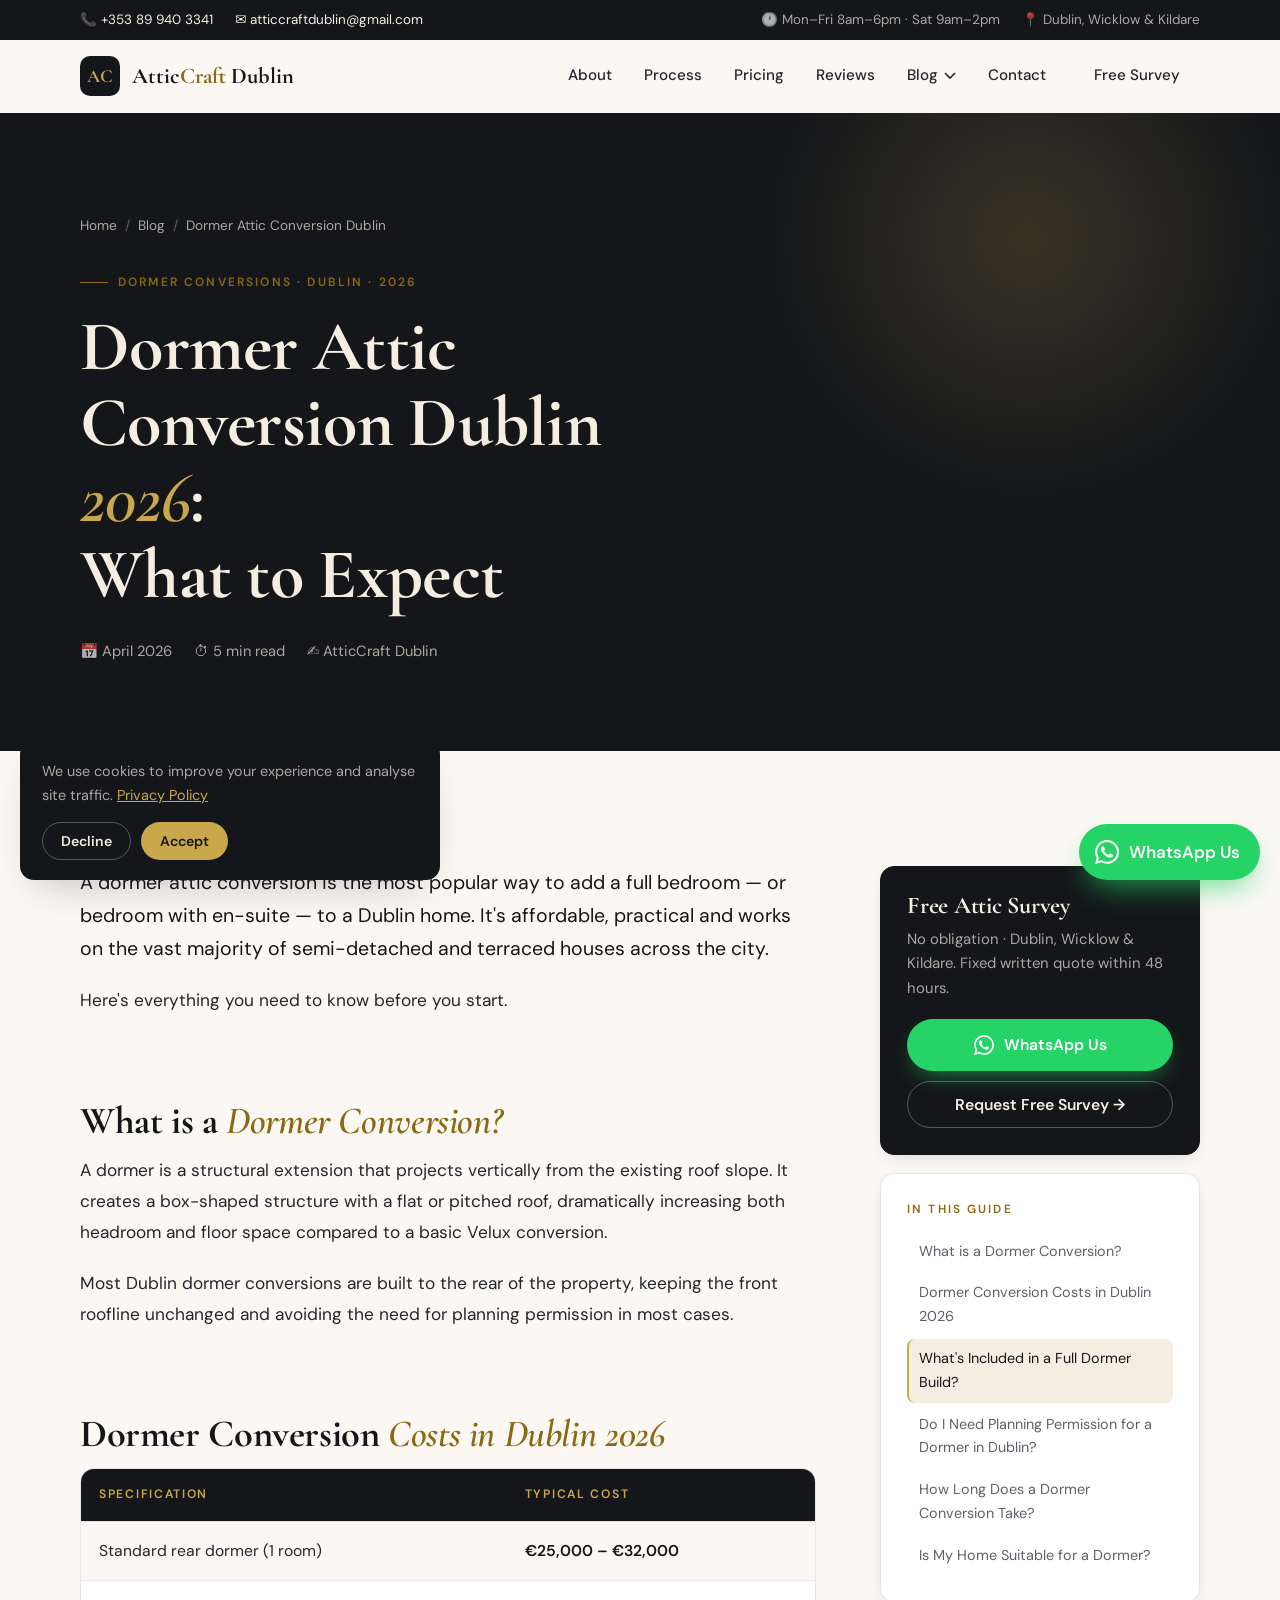
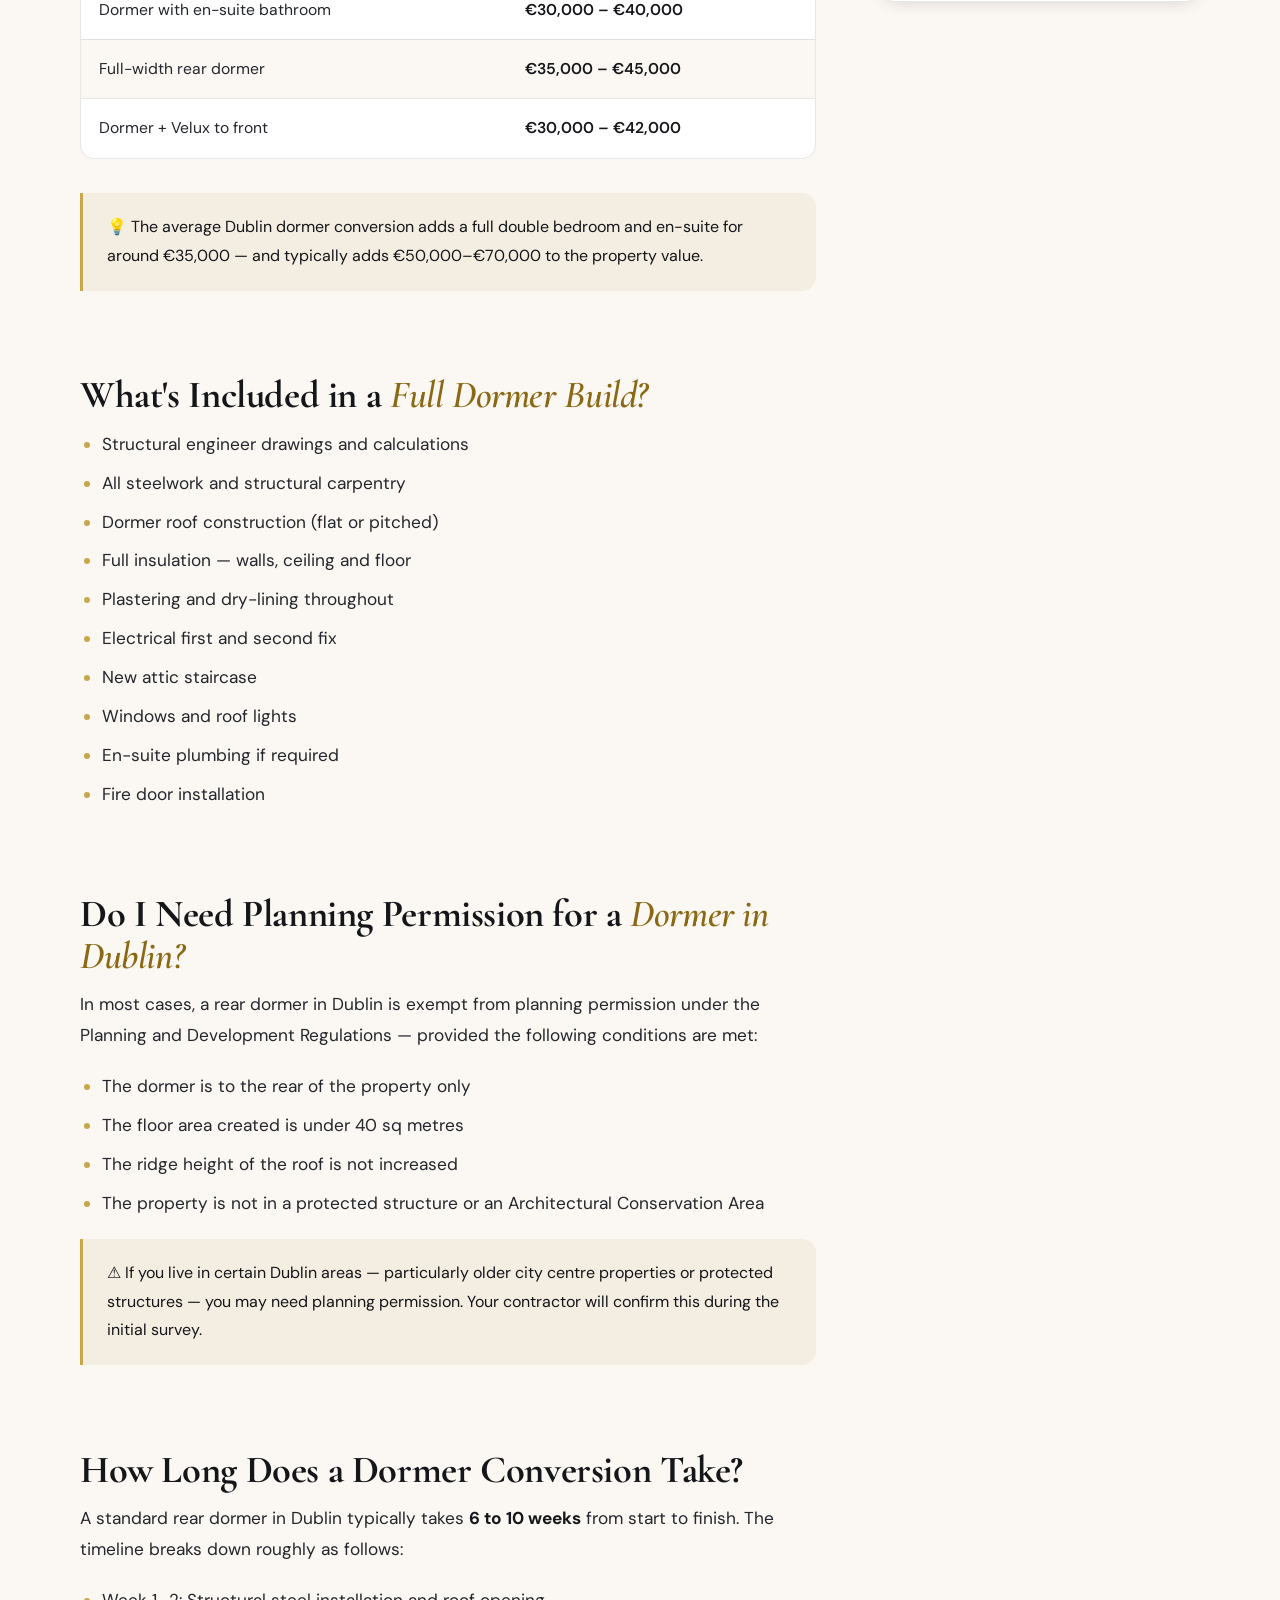
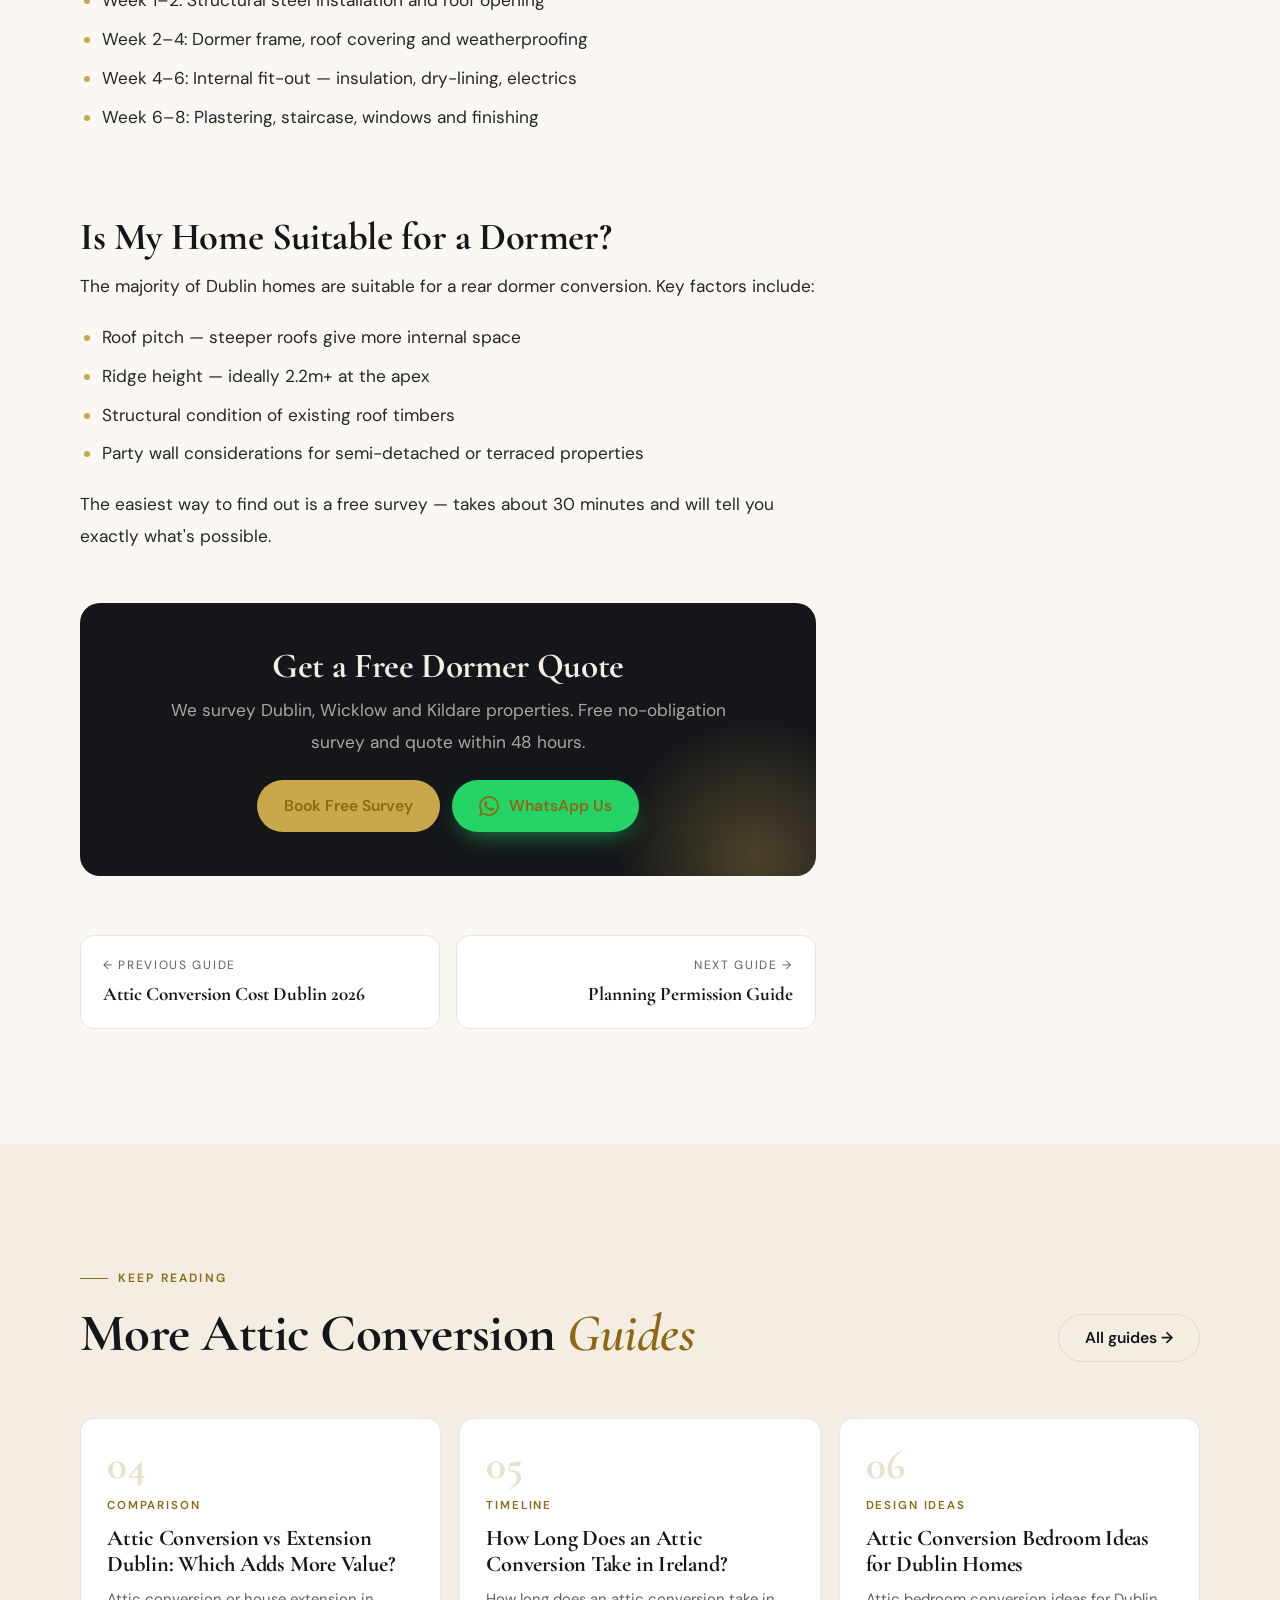
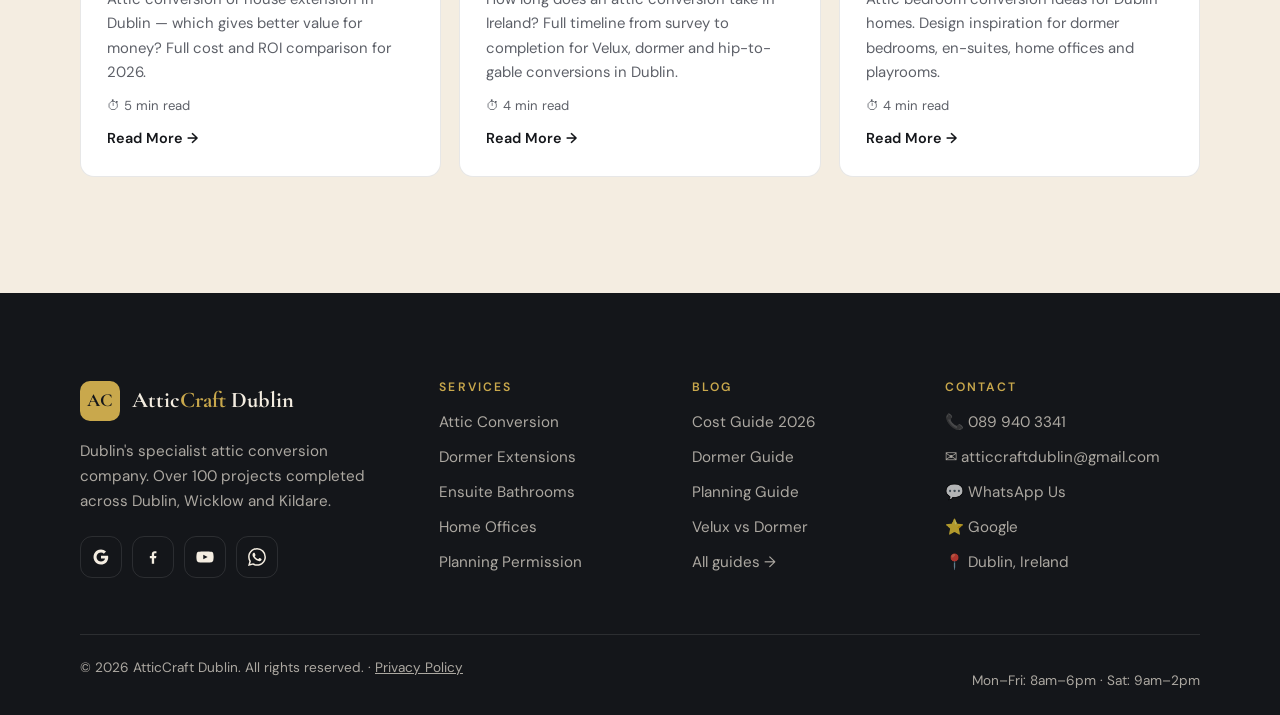
<file: blog/blog-attic-2-dormer.html>
<!DOCTYPE html>
<html lang="en-IE" class="no-js">
<head>
<meta charset="UTF-8">
<meta name="viewport" content="width=device-width, initial-scale=1.0">
<title>Dormer Attic Conversion Dublin 2026: What to Expect | AtticCraft Dublin</title>
<meta name="description" content="Everything you need to know about dormer attic conversions in Dublin. Costs, timelines, planning permission and what&#x27;s included. Free quotes available.">
<meta name="keywords" content="dormer attic conversion dublin, dormer conversion cost dublin, dormer loft conversion ireland, attic dormer dublin price 2026">
<meta name="robots" content="index, follow, max-snippet:-1, max-image-preview:large">
<meta name="author" content="AtticCraft Dublin">
<meta name="geo.region" content="IE">
<meta name="geo.placename" content="Dublin, Ireland">
<meta name="theme-color" content="#14161a">
<link rel="canonical" href="https://atticcraftdublin.ie/blog/blog-attic-2-dormer.html">
<link rel="icon" type="image/svg+xml" href="data:image/svg+xml,%3Csvg xmlns='http://www.w3.org/2000/svg' viewBox='0 0 32 32'%3E%3Crect width='32' height='32' rx='6' fill='%230c0c0b'/%3E%3Ctext x='50%25' y='50%25' dominant-baseline='central' text-anchor='middle' font-family='serif' font-weight='900' font-size='14' fill='%23c9a84c'%3EAC%3C/text%3E%3C/svg%3E">
<link rel="sitemap" type="application/xml" href="/sitemap.xml">
<meta property="og:site_name" content="AtticCraft Dublin">
<meta property="og:title" content="Dormer Attic Conversion Dublin 2026: What to Expect">
<meta property="og:description" content="Everything you need to know about dormer attic conversions in Dublin. Costs, timelines, planning permission and what&#x27;s included. Free quotes available.">
<meta property="og:url" content="https://atticcraftdublin.ie/blog/blog-attic-2-dormer.html">
<meta property="og:type" content="article">
<meta property="og:locale" content="en_IE">
<meta property="og:image" content="https://atticcraftdublin.ie/img/hero1.jpg">
<meta name="twitter:card" content="summary_large_image">
<meta name="twitter:title" content="Dormer Attic Conversion Dublin 2026: What to Expect">
<meta name="twitter:image" content="https://atticcraftdublin.ie/img/hero1.jpg">
<script type="application/ld+json">{"@context": "https://schema.org", "@type": "BlogPosting", "headline": "Dormer Attic Conversion Dublin 2026: What to Expect", "description": "Everything you need to know about dormer attic conversions in Dublin. Costs, timelines, planning permission and what's included. Free quotes available.", "url": "https://atticcraftdublin.ie/blog/blog-attic-2-dormer.html", "mainEntityOfPage": "https://atticcraftdublin.ie/blog/blog-attic-2-dormer.html", "image": "https://atticcraftdublin.ie/img/hero1.jpg", "datePublished": "2026-04-01", "dateModified": "2026-05-14", "inLanguage": "en-IE", "author": {"@type": "Organization", "name": "AtticCraft Dublin", "url": "https://atticcraftdublin.ie"}, "publisher": {"@type": "Organization", "name": "AtticCraft Dublin", "url": "https://atticcraftdublin.ie"}}</script>
<script type="application/ld+json">{"@context": "https://schema.org", "@type": "BreadcrumbList", "itemListElement": [{"@type": "ListItem", "position": 1, "name": "Home", "item": "https://atticcraftdublin.ie/"}, {"@type": "ListItem", "position": 2, "name": "Blog", "item": "https://atticcraftdublin.ie/blog/"}, {"@type": "ListItem", "position": 3, "name": "Dormer Attic Conversion Dublin", "item": "https://atticcraftdublin.ie/blog/blog-attic-2-dormer.html"}]}</script>
<!-- Google tag (gtag.js) with Consent Mode v2: nothing is stored until the visitor accepts cookies -->
<script>
  window.dataLayer = window.dataLayer || [];
  function gtag(){dataLayer.push(arguments);}
  gtag("consent", "default", {ad_storage: "denied", ad_user_data: "denied", ad_personalization: "denied", analytics_storage: "denied", wait_for_update: 500});
  gtag("js", new Date());
  gtag("config", "G-K4L8FWQ7PL");
  gtag("config", "AW-972962914");
</script>
<script async src="https://www.googletagmanager.com/gtag/js?id=G-K4L8FWQ7PL"></script>
<link rel="preconnect" href="https://fonts.googleapis.com">
<link rel="preconnect" href="https://fonts.gstatic.com" crossorigin>
<link href="https://fonts.googleapis.com/css2?family=Cormorant+Garamond:ital,wght@0,600;0,700;1,600&family=DM+Sans:wght@400;500;600;700&display=swap" rel="stylesheet">
<link rel="stylesheet" href="../assets/css/style.css">
</head>
<body>
<a class="skip-link" href="#main">Skip to content</a>
<div class="topbar">
  <div class="wrap">
    <div class="topbar-l">
      <a href="tel:+353899403341">📞 +353 89 940 3341</a>
      <a class="hide-sm" href="mailto:atticcraftdublin@gmail.com">✉️ atticcraftdublin@gmail.com</a>
    </div>
    <div class="topbar-r">
      <span>🕐 Mon–Fri 8am–6pm · Sat 9am–2pm</span>
      <span>📍 Dublin, Wicklow &amp; Kildare</span>
    </div>
  </div>
</div>
<header class="site-header">
  <div class="wrap">
    <a href="../index.html" class="logo" aria-label="AtticCraft Dublin home">
      <span class="logo-mark">AC</span><span class="logo-text">Attic<span>Craft</span> Dublin</span>
    </a>
    <nav class="nav" id="nav" aria-label="Main">
      <a href="../index.html#about">About</a>
      <a href="../index.html#process">Process</a>
      <a href="../index.html#pricing">Pricing</a>
      <a href="../index.html#reviews">Reviews</a>
      <div class="nav-dd">
        <button type="button" aria-expanded="false" aria-controls="blog-menu" aria-current="page">Blog <svg viewBox="0 0 12 8" aria-hidden="true"><path d="M1 1l5 5 5-5" fill="none" stroke="currentColor" stroke-width="1.6"/></svg></button>
        <div class="dd-menu" id="blog-menu">
          <a href="../blog/attic-conversion-cost-dublin-2026.html">Attic Conversion Cost Dublin 2026</a>
          <a href="../blog/blog-attic-2-dormer.html">Dormer Attic Conversion Dublin</a>
          <a href="../blog/blog-attic-3-planning.html">Planning Permission Guide</a>
          <a href="../blog/blog-attic-4-vs-extension.html">Attic Conversion vs Extension</a>
          <a href="../blog/blog-attic-5-timeline.html">How Long Does It Take?</a>
          <a href="../blog/blog-attic-6-bedroom-ideas.html">Bedroom Ideas Dublin</a>
          <a href="../blog/blog-attic-7-choose-company.html">How to Choose a Contractor</a>
          <a href="../blog/blog-attic-8-velux-vs-dormer.html">Velux vs Dormer</a>
          <a class="dd-all" href="../blog/index.html">All guides →</a>
        </div>
      </div>
      <a href="../index.html#contact">Contact</a>
      <a href="../index.html#contact" class="btn btn-gold">Free Survey</a>
    </nav>
    <button class="burger" type="button" aria-label="Open menu" aria-expanded="false" aria-controls="nav"><span></span><span></span><span></span></button>
  </div>
</header>
<main id="main">
<section class="page-hero">
  <div class="wrap">
    <ol class="crumbs"><li><a href="../index.html">Home</a></li><li><a href="index.html">Blog</a></li><li aria-current="page">Dormer Attic Conversion Dublin</li></ol>
    <div class="eyebrow">Dormer Conversions · Dublin · 2026</div>
    <h1>Dormer Attic Conversion Dublin <em>2026</em>:<br>What to Expect</h1>
    <div class="article-meta"><span>📅 April 2026</span><span>⏱ 5 min read</span><span>✍️ AtticCraft Dublin</span></div>
  </div>
</section>

<section class="section">
  <div class="wrap article-layout">
    <article>
      <div class="prose">
<p>A dormer attic conversion is the most popular way to add a full bedroom — or bedroom with en-suite — to a Dublin home. It's affordable, practical and works on the vast majority of semi-detached and terraced houses across the city.</p>
<p>Here's everything you need to know before you start.</p>

<h2 id="what-is-a-dormer-conversion">What is a <em>Dormer Conversion?</em></h2>
<p>A dormer is a structural extension that projects vertically from the existing roof slope. It creates a box-shaped structure with a flat or pitched roof, dramatically increasing both headroom and floor space compared to a basic Velux conversion.</p>
<p>Most Dublin dormer conversions are built to the rear of the property, keeping the front roofline unchanged and avoiding the need for planning permission in most cases.</p>

<h2 id="dormer-conversion-costs-in-dublin-2026">Dormer Conversion <em>Costs in Dublin 2026</em></h2>
<div class="table-scroll"><table class="price-table">
<tr><th>Specification</th><th>Typical Cost</th></tr>
<tr><td>Standard rear dormer (1 room)</td><td>€25,000 – €32,000</td></tr>
<tr><td>Dormer with en-suite bathroom</td><td>€30,000 – €40,000</td></tr>
<tr><td>Full-width rear dormer</td><td>€35,000 – €45,000</td></tr>
<tr><td>Dormer + Velux to front</td><td>€30,000 – €42,000</td></tr>
</table></div>
<div class="highlight-box"><p>💡 The average Dublin dormer conversion adds a full double bedroom and en-suite for around €35,000 — and typically adds €50,000–€70,000 to the property value.</p></div>

<h2 id="what-s-included-in-a-full-dormer-build">What's Included in a <em>Full Dormer Build?</em></h2>
<ul>
<li>Structural engineer drawings and calculations</li>
<li>All steelwork and structural carpentry</li>
<li>Dormer roof construction (flat or pitched)</li>
<li>Full insulation — walls, ceiling and floor</li>
<li>Plastering and dry-lining throughout</li>
<li>Electrical first and second fix</li>
<li>New attic staircase</li>
<li>Windows and roof lights</li>
<li>En-suite plumbing if required</li>
<li>Fire door installation</li>
</ul>

<h2 id="do-i-need-planning-permission-for-a-dormer-in-dublin">Do I Need Planning Permission for a <em>Dormer in Dublin?</em></h2>
<p>In most cases, a rear dormer in Dublin is exempt from planning permission under the Planning and Development Regulations — provided the following conditions are met:</p>
<ul>
<li>The dormer is to the rear of the property only</li>
<li>The floor area created is under 40 sq metres</li>
<li>The ridge height of the roof is not increased</li>
<li>The property is not in a protected structure or an Architectural Conservation Area</li>
</ul>
<div class="highlight-box"><p>⚠️ If you live in certain Dublin areas — particularly older city centre properties or protected structures — you may need planning permission. Your contractor will confirm this during the initial survey.</p></div>

<h2 id="how-long-does-a-dormer-conversion-take">How Long Does a Dormer Conversion Take?</h2>
<p>A standard rear dormer in Dublin typically takes <strong>6 to 10 weeks</strong> from start to finish. The timeline breaks down roughly as follows:</p>
<ul>
<li>Week 1–2: Structural steel installation and roof opening</li>
<li>Week 2–4: Dormer frame, roof covering and weatherproofing</li>
<li>Week 4–6: Internal fit-out — insulation, dry-lining, electrics</li>
<li>Week 6–8: Plastering, staircase, windows and finishing</li>
</ul>

<h2 id="is-my-home-suitable-for-a-dormer">Is My Home Suitable for a Dormer?</h2>
<p>The majority of Dublin homes are suitable for a rear dormer conversion. Key factors include:</p>
<ul>
<li>Roof pitch — steeper roofs give more internal space</li>
<li>Ridge height — ideally 2.2m+ at the apex</li>
<li>Structural condition of existing roof timbers</li>
<li>Party wall considerations for semi-detached or terraced properties</li>
</ul>
<p>The easiest way to find out is a free survey — takes about 30 minutes and will tell you exactly what's possible.</p>

<div class="cta-block">
<h3>Get a Free Dormer Quote</h3>
<p>We survey Dublin, Wicklow and Kildare properties. Free no-obligation survey and quote within 48 hours.</p>
<div class="cta-btns"><a href="../index.html#contact" class="btn btn-gold">Book Free Survey</a><a href="https://wa.me/353899403341?text=Hi%2C%20I%27d%20like%20a%20free%20attic%20survey." class="btn btn-wa" target="_blank" rel="noopener"><svg viewBox="0 0 24 24" aria-hidden="true"><path d="M17.472 14.382c-.297-.149-1.758-.867-2.03-.967-.273-.099-.471-.148-.67.15-.197.297-.767.966-.94 1.164-.173.199-.347.223-.644.075-.297-.15-1.255-.463-2.39-1.475-.883-.788-1.48-1.761-1.653-2.059-.173-.297-.018-.458.13-.606.134-.133.298-.347.446-.52.149-.174.198-.298.298-.497.099-.198.05-.371-.025-.52-.075-.149-.669-1.612-.916-2.207-.242-.579-.487-.5-.669-.51-.173-.008-.371-.01-.57-.01-.198 0-.52.074-.792.372-.272.297-1.04 1.016-1.04 2.479 0 1.462 1.065 2.875 1.213 3.074.149.198 2.096 3.2 5.077 4.487.709.306 1.262.489 1.694.625.712.227 1.36.195 1.871.118.571-.085 1.758-.719 2.006-1.413.248-.694.248-1.289.173-1.413-.074-.124-.272-.198-.57-.347m-5.421 7.403h-.004a9.87 9.87 0 01-5.031-1.378l-.361-.214-3.741.982.998-3.648-.235-.374a9.86 9.86 0 01-1.51-5.26c.001-5.45 4.436-9.884 9.888-9.884 2.64 0 5.122 1.03 6.988 2.898a9.825 9.825 0 012.893 6.994c-.003 5.45-4.437 9.884-9.885 9.884m8.413-18.297A11.815 11.815 0 0012.05 0C5.495 0 .16 5.335.157 11.892c0 2.096.547 4.142 1.588 5.945L.057 24l6.305-1.654a11.882 11.882 0 005.683 1.448h.005c6.554 0 11.89-5.335 11.893-11.893a11.821 11.821 0 00-3.48-8.413z"/></svg> WhatsApp Us</a></div>
</div>
      </div>
      <nav class="post-nav" aria-label="More guides"><a href="attic-conversion-cost-dublin-2026.html"><small>← Previous guide</small><span>Attic Conversion Cost Dublin 2026</span></a><a class="next" href="blog-attic-3-planning.html"><small>Next guide →</small><span>Planning Permission Guide</span></a></nav>
    </article>
    <aside class="aside">
      <div class="aside-card dark">
        <h3>Free Attic Survey</h3>
        <p>No obligation · Dublin, Wicklow &amp; Kildare. Fixed written quote within 48 hours.</p>
        <a href="https://wa.me/353899403341?text=Hi%2C%20I%27d%20like%20a%20free%20attic%20survey." class="btn btn-wa btn-block" target="_blank" rel="noopener"><svg viewBox="0 0 24 24" aria-hidden="true"><path d="M17.472 14.382c-.297-.149-1.758-.867-2.03-.967-.273-.099-.471-.148-.67.15-.197.297-.767.966-.94 1.164-.173.199-.347.223-.644.075-.297-.15-1.255-.463-2.39-1.475-.883-.788-1.48-1.761-1.653-2.059-.173-.297-.018-.458.13-.606.134-.133.298-.347.446-.52.149-.174.198-.298.298-.497.099-.198.05-.371-.025-.52-.075-.149-.669-1.612-.916-2.207-.242-.579-.487-.5-.669-.51-.173-.008-.371-.01-.57-.01-.198 0-.52.074-.792.372-.272.297-1.04 1.016-1.04 2.479 0 1.462 1.065 2.875 1.213 3.074.149.198 2.096 3.2 5.077 4.487.709.306 1.262.489 1.694.625.712.227 1.36.195 1.871.118.571-.085 1.758-.719 2.006-1.413.248-.694.248-1.289.173-1.413-.074-.124-.272-.198-.57-.347m-5.421 7.403h-.004a9.87 9.87 0 01-5.031-1.378l-.361-.214-3.741.982.998-3.648-.235-.374a9.86 9.86 0 01-1.51-5.26c.001-5.45 4.436-9.884 9.888-9.884 2.64 0 5.122 1.03 6.988 2.898a9.825 9.825 0 012.893 6.994c-.003 5.45-4.437 9.884-9.885 9.884m8.413-18.297A11.815 11.815 0 0012.05 0C5.495 0 .16 5.335.157 11.892c0 2.096.547 4.142 1.588 5.945L.057 24l6.305-1.654a11.882 11.882 0 005.683 1.448h.005c6.554 0 11.89-5.335 11.893-11.893a11.821 11.821 0 00-3.48-8.413z"/></svg> WhatsApp Us</a>
        <a href="../index.html#contact" class="btn btn-ghost btn-block">Request Free Survey →</a>
      </div>
      <div class="aside-card toc-card">
        <div class="aside-title">In this guide</div>
        <ol class="toc">
          <li><a href="#what-is-a-dormer-conversion">What is a Dormer Conversion?</a></li>
          <li><a href="#dormer-conversion-costs-in-dublin-2026">Dormer Conversion Costs in Dublin 2026</a></li>
          <li><a href="#what-s-included-in-a-full-dormer-build">What&#x27;s Included in a Full Dormer Build?</a></li>
          <li><a href="#do-i-need-planning-permission-for-a-dormer-in-dublin">Do I Need Planning Permission for a Dormer in Dublin?</a></li>
          <li><a href="#how-long-does-a-dormer-conversion-take">How Long Does a Dormer Conversion Take?</a></li>
          <li><a href="#is-my-home-suitable-for-a-dormer">Is My Home Suitable for a Dormer?</a></li>
        </ol>
      </div>
    </aside>
  </div>
</section>

<section class="section tint">
  <div class="wrap">
    <div class="blog-head section-head" style="max-width:none">
      <div><div class="eyebrow">Keep reading</div><h2>More Attic Conversion <em>Guides</em></h2></div>
      <a href="index.html" class="btn btn-ghost">All guides →</a>
    </div>
    <div class="blog-grid cols-3">
      <a href="../blog/blog-attic-4-vs-extension.html" class="post-card reveal"><div class="post-num">04</div><div class="post-tag">Comparison</div><h3>Attic Conversion vs Extension Dublin: Which Adds More Value?</h3><p>Attic conversion or house extension in Dublin — which gives better value for money? Full cost and ROI comparison for 2026.</p><div class="post-meta">⏱ 5 min read</div><span class="post-more">Read More →</span></a>
      <a href="../blog/blog-attic-5-timeline.html" class="post-card reveal"><div class="post-num">05</div><div class="post-tag">Timeline</div><h3>How Long Does an Attic Conversion Take in Ireland?</h3><p>How long does an attic conversion take in Ireland? Full timeline from survey to completion for Velux, dormer and hip-to-gable conversions in Dublin.</p><div class="post-meta">⏱ 4 min read</div><span class="post-more">Read More →</span></a>
      <a href="../blog/blog-attic-6-bedroom-ideas.html" class="post-card reveal"><div class="post-num">06</div><div class="post-tag">Design Ideas</div><h3>Attic Conversion Bedroom Ideas for Dublin Homes</h3><p>Attic bedroom conversion ideas for Dublin homes. Design inspiration for dormer bedrooms, en-suites, home offices and playrooms.</p><div class="post-meta">⏱ 4 min read</div><span class="post-more">Read More →</span></a>
    </div>
  </div>
</section>
</main>
<footer class="site-footer">
  <div class="wrap">
    <div class="foot-grid">
      <div class="foot-brand">
        <a href="../index.html" class="logo"><span class="logo-mark">AC</span><span class="logo-text">Attic<span>Craft</span> Dublin</span></a>
        <p>Dublin's specialist attic conversion company. Over 100 projects completed across Dublin, Wicklow and Kildare.</p>
        <div class="socials">
          <a href="https://share.google/o7XOvdts1RFgbcqTH" target="_blank" rel="noopener" aria-label="Google"><svg viewBox="0 0 24 24" aria-hidden="true"><path d="M21.6 12.2c0-.7-.1-1.4-.2-2H12v3.8h5.4a4.6 4.6 0 01-2 3v2.5h3.2c1.9-1.7 3-4.3 3-7.3zM12 22c2.7 0 5-.9 6.6-2.4l-3.2-2.5c-.9.6-2 1-3.4 1-2.6 0-4.8-1.8-5.6-4.1H3.1v2.6A10 10 0 0012 22zM6.4 14c-.2-.6-.3-1.3-.3-2s.1-1.4.3-2V7.4H3.1A10 10 0 002 12c0 1.6.4 3.2 1.1 4.6L6.4 14zM12 6c1.5 0 2.8.5 3.8 1.5l2.9-2.9A10 10 0 0012 2 10 10 0 003.1 7.4L6.4 10C7.2 7.7 9.4 6 12 6z"/></svg></a>
          <a href="https://www.facebook.com/share/1F2biXya9G/" target="_blank" rel="noopener" aria-label="Facebook"><svg viewBox="0 0 24 24" aria-hidden="true"><path d="M13.5 21v-7.5h2.6l.4-3h-3V8.6c0-.9.3-1.5 1.5-1.5h1.6V4.4c-.3 0-1.2-.1-2.3-.1-2.3 0-3.9 1.4-3.9 4v2.2H7.8v3h2.6V21h3.1z"/></svg></a>
          <a href="https://www.youtube.com/@AtticCraftDublin" target="_blank" rel="noopener" aria-label="YouTube"><svg viewBox="0 0 24 24" aria-hidden="true"><path d="M23 7.2a3 3 0 00-2.1-2.1C19 4.6 12 4.6 12 4.6s-7 0-8.9.5A3 3 0 001 7.2 31 31 0 00.5 12a31 31 0 00.5 4.8 3 3 0 002.1 2.1c1.9.5 8.9.5 8.9.5s7 0 8.9-.5a3 3 0 002.1-2.1 31 31 0 00.5-4.8 31 31 0 00-.5-4.8zM9.7 15V9l5.8 3-5.8 3z"/></svg></a>
          <a href="https://wa.me/353899403341" target="_blank" rel="noopener" aria-label="WhatsApp"><svg viewBox="0 0 24 24" aria-hidden="true"><path d="M17.472 14.382c-.297-.149-1.758-.867-2.03-.967-.273-.099-.471-.148-.67.15-.197.297-.767.966-.94 1.164-.173.199-.347.223-.644.075-.297-.15-1.255-.463-2.39-1.475-.883-.788-1.48-1.761-1.653-2.059-.173-.297-.018-.458.13-.606.134-.133.298-.347.446-.52.149-.174.198-.298.298-.497.099-.198.05-.371-.025-.52-.075-.149-.669-1.612-.916-2.207-.242-.579-.487-.5-.669-.51-.173-.008-.371-.01-.57-.01-.198 0-.52.074-.792.372-.272.297-1.04 1.016-1.04 2.479 0 1.462 1.065 2.875 1.213 3.074.149.198 2.096 3.2 5.077 4.487.709.306 1.262.489 1.694.625.712.227 1.36.195 1.871.118.571-.085 1.758-.719 2.006-1.413.248-.694.248-1.289.173-1.413-.074-.124-.272-.198-.57-.347m-5.421 7.403h-.004a9.87 9.87 0 01-5.031-1.378l-.361-.214-3.741.982.998-3.648-.235-.374a9.86 9.86 0 01-1.51-5.26c.001-5.45 4.436-9.884 9.888-9.884 2.64 0 5.122 1.03 6.988 2.898a9.825 9.825 0 012.893 6.994c-.003 5.45-4.437 9.884-9.885 9.884m8.413-18.297A11.815 11.815 0 0012.05 0C5.495 0 .16 5.335.157 11.892c0 2.096.547 4.142 1.588 5.945L.057 24l6.305-1.654a11.882 11.882 0 005.683 1.448h.005c6.554 0 11.89-5.335 11.893-11.893a11.821 11.821 0 00-3.48-8.413z"/></svg></a>
        </div>
      </div>
      <div class="foot-col">
        <h4>Services</h4>
        <ul>
          <li><a href="../index.html#pricing">Attic Conversion</a></li>
          <li><a href="../blog/blog-attic-2-dormer.html">Dormer Extensions</a></li>
          <li><a href="../blog/blog-attic-6-bedroom-ideas.html">Ensuite Bathrooms</a></li>
          <li><a href="../blog/blog-attic-6-bedroom-ideas.html">Home Offices</a></li>
          <li><a href="../blog/blog-attic-3-planning.html">Planning Permission</a></li>
        </ul>
      </div>
      <div class="foot-col">
        <h4>Blog</h4>
        <ul><li><a href="../blog/attic-conversion-cost-dublin-2026.html">Cost Guide 2026</a></li><li><a href="../blog/blog-attic-2-dormer.html">Dormer Guide</a></li><li><a href="../blog/blog-attic-3-planning.html">Planning Guide</a></li><li><a href="../blog/blog-attic-8-velux-vs-dormer.html">Velux vs Dormer</a></li><li><a href="../blog/index.html">All guides →</a></li></ul>
      </div>
      <div class="foot-col">
        <h4>Contact</h4>
        <ul>
          <li><a href="tel:+353899403341">📞 089 940 3341</a></li>
          <li><a href="mailto:atticcraftdublin@gmail.com">✉️ atticcraftdublin@gmail.com</a></li>
          <li><a href="https://wa.me/353899403341" target="_blank" rel="noopener">💬 WhatsApp Us</a></li>
          <li><a href="https://share.google/o7XOvdts1RFgbcqTH" target="_blank" rel="noopener">⭐ Google</a></li>
          <li>📍 Dublin, Ireland</li>
        </ul>
      </div>
    </div>
    <div class="foot-bot">
      <p>© <span data-year>2026</span> AtticCraft Dublin. All rights reserved. · <button type="button" data-privacy>Privacy Policy</button></p>
      <p>Mon–Fri: 8am–6pm · Sat: 9am–2pm</p>
    </div>
  </div>
</footer>

<a href="https://wa.me/353899403341?text=Hi%2C%20I%27m%20interested%20in%20a%20free%20attic%20survey." class="fab-wa" target="_blank" rel="noopener"><svg viewBox="0 0 24 24" aria-hidden="true"><path d="M17.472 14.382c-.297-.149-1.758-.867-2.03-.967-.273-.099-.471-.148-.67.15-.197.297-.767.966-.94 1.164-.173.199-.347.223-.644.075-.297-.15-1.255-.463-2.39-1.475-.883-.788-1.48-1.761-1.653-2.059-.173-.297-.018-.458.13-.606.134-.133.298-.347.446-.52.149-.174.198-.298.298-.497.099-.198.05-.371-.025-.52-.075-.149-.669-1.612-.916-2.207-.242-.579-.487-.5-.669-.51-.173-.008-.371-.01-.57-.01-.198 0-.52.074-.792.372-.272.297-1.04 1.016-1.04 2.479 0 1.462 1.065 2.875 1.213 3.074.149.198 2.096 3.2 5.077 4.487.709.306 1.262.489 1.694.625.712.227 1.36.195 1.871.118.571-.085 1.758-.719 2.006-1.413.248-.694.248-1.289.173-1.413-.074-.124-.272-.198-.57-.347m-5.421 7.403h-.004a9.87 9.87 0 01-5.031-1.378l-.361-.214-3.741.982.998-3.648-.235-.374a9.86 9.86 0 01-1.51-5.26c.001-5.45 4.436-9.884 9.888-9.884 2.64 0 5.122 1.03 6.988 2.898a9.825 9.825 0 012.893 6.994c-.003 5.45-4.437 9.884-9.885 9.884m8.413-18.297A11.815 11.815 0 0012.05 0C5.495 0 .16 5.335.157 11.892c0 2.096.547 4.142 1.588 5.945L.057 24l6.305-1.654a11.882 11.882 0 005.683 1.448h.005c6.554 0 11.89-5.335 11.893-11.893a11.821 11.821 0 00-3.48-8.413z"/></svg><span>WhatsApp Us</span></a>
<div class="mobile-bar" role="complementary" aria-label="Quick contact">
  <a href="https://wa.me/353899403341?text=Hi%2C%20I%27d%20like%20a%20free%20attic%20survey." class="btn btn-wa" target="_blank" rel="noopener"><svg viewBox="0 0 24 24" aria-hidden="true"><path d="M17.472 14.382c-.297-.149-1.758-.867-2.03-.967-.273-.099-.471-.148-.67.15-.197.297-.767.966-.94 1.164-.173.199-.347.223-.644.075-.297-.15-1.255-.463-2.39-1.475-.883-.788-1.48-1.761-1.653-2.059-.173-.297-.018-.458.13-.606.134-.133.298-.347.446-.52.149-.174.198-.298.298-.497.099-.198.05-.371-.025-.52-.075-.149-.669-1.612-.916-2.207-.242-.579-.487-.5-.669-.51-.173-.008-.371-.01-.57-.01-.198 0-.52.074-.792.372-.272.297-1.04 1.016-1.04 2.479 0 1.462 1.065 2.875 1.213 3.074.149.198 2.096 3.2 5.077 4.487.709.306 1.262.489 1.694.625.712.227 1.36.195 1.871.118.571-.085 1.758-.719 2.006-1.413.248-.694.248-1.289.173-1.413-.074-.124-.272-.198-.57-.347m-5.421 7.403h-.004a9.87 9.87 0 01-5.031-1.378l-.361-.214-3.741.982.998-3.648-.235-.374a9.86 9.86 0 01-1.51-5.26c.001-5.45 4.436-9.884 9.888-9.884 2.64 0 5.122 1.03 6.988 2.898a9.825 9.825 0 012.893 6.994c-.003 5.45-4.437 9.884-9.885 9.884m8.413-18.297A11.815 11.815 0 0012.05 0C5.495 0 .16 5.335.157 11.892c0 2.096.547 4.142 1.588 5.945L.057 24l6.305-1.654a11.882 11.882 0 005.683 1.448h.005c6.554 0 11.89-5.335 11.893-11.893a11.821 11.821 0 00-3.48-8.413z"/></svg> WhatsApp</a>
  <a href="../index.html#contact" class="btn btn-gold">Book Now →</a>
</div>

<div class="cookie" id="cookie" role="region" aria-label="Cookie consent">
  <p>We use cookies to improve your experience and analyse site traffic. <button type="button" class="link" data-privacy>Privacy Policy</button></p>
  <div class="btns">
    <button type="button" class="btn btn-ghost" data-cookie="declined">Decline</button>
    <button type="button" class="btn btn-gold" data-cookie="accepted">Accept</button>
  </div>
</div>

<dialog class="privacy" id="privacy" aria-labelledby="privacy-title">
  <div class="privacy-inner">
    <h2 id="privacy-title">Privacy Policy</h2>
    <p>Last updated: May 2026. This policy covers AtticCraft Dublin at atticcraftdublin.ie.</p>
    <h3>What we collect</h3>
    <ul>
      <li>Contact form submissions (name, phone, email, area)</li>
      <li>Website usage data via Google Analytics (anonymised)</li>
      <li>Cookies for analytics and ad performance tracking</li>
    </ul>
    <h3>How we use it</h3>
    <ul>
      <li>To respond to survey and quote requests</li>
      <li>To improve our website and services</li>
      <li>We never sell your data to third parties</li>
    </ul>
    <h3>Third party services</h3>
    <p>We use Google Analytics, Google Ads (AW-972962914), and Formspree for form handling. All comply with GDPR.</p>
    <h3>Your rights</h3>
    <p>You have the right to access, correct or delete your data. Contact us at <a href="mailto:atticcraftdublin@gmail.com">atticcraftdublin@gmail.com</a>.</p>
    <button type="button" class="btn btn-dark" data-close>Close</button>
  </div>
</dialog>

<script src="../assets/js/main.js" defer></script>
</body>
</html>
</file>
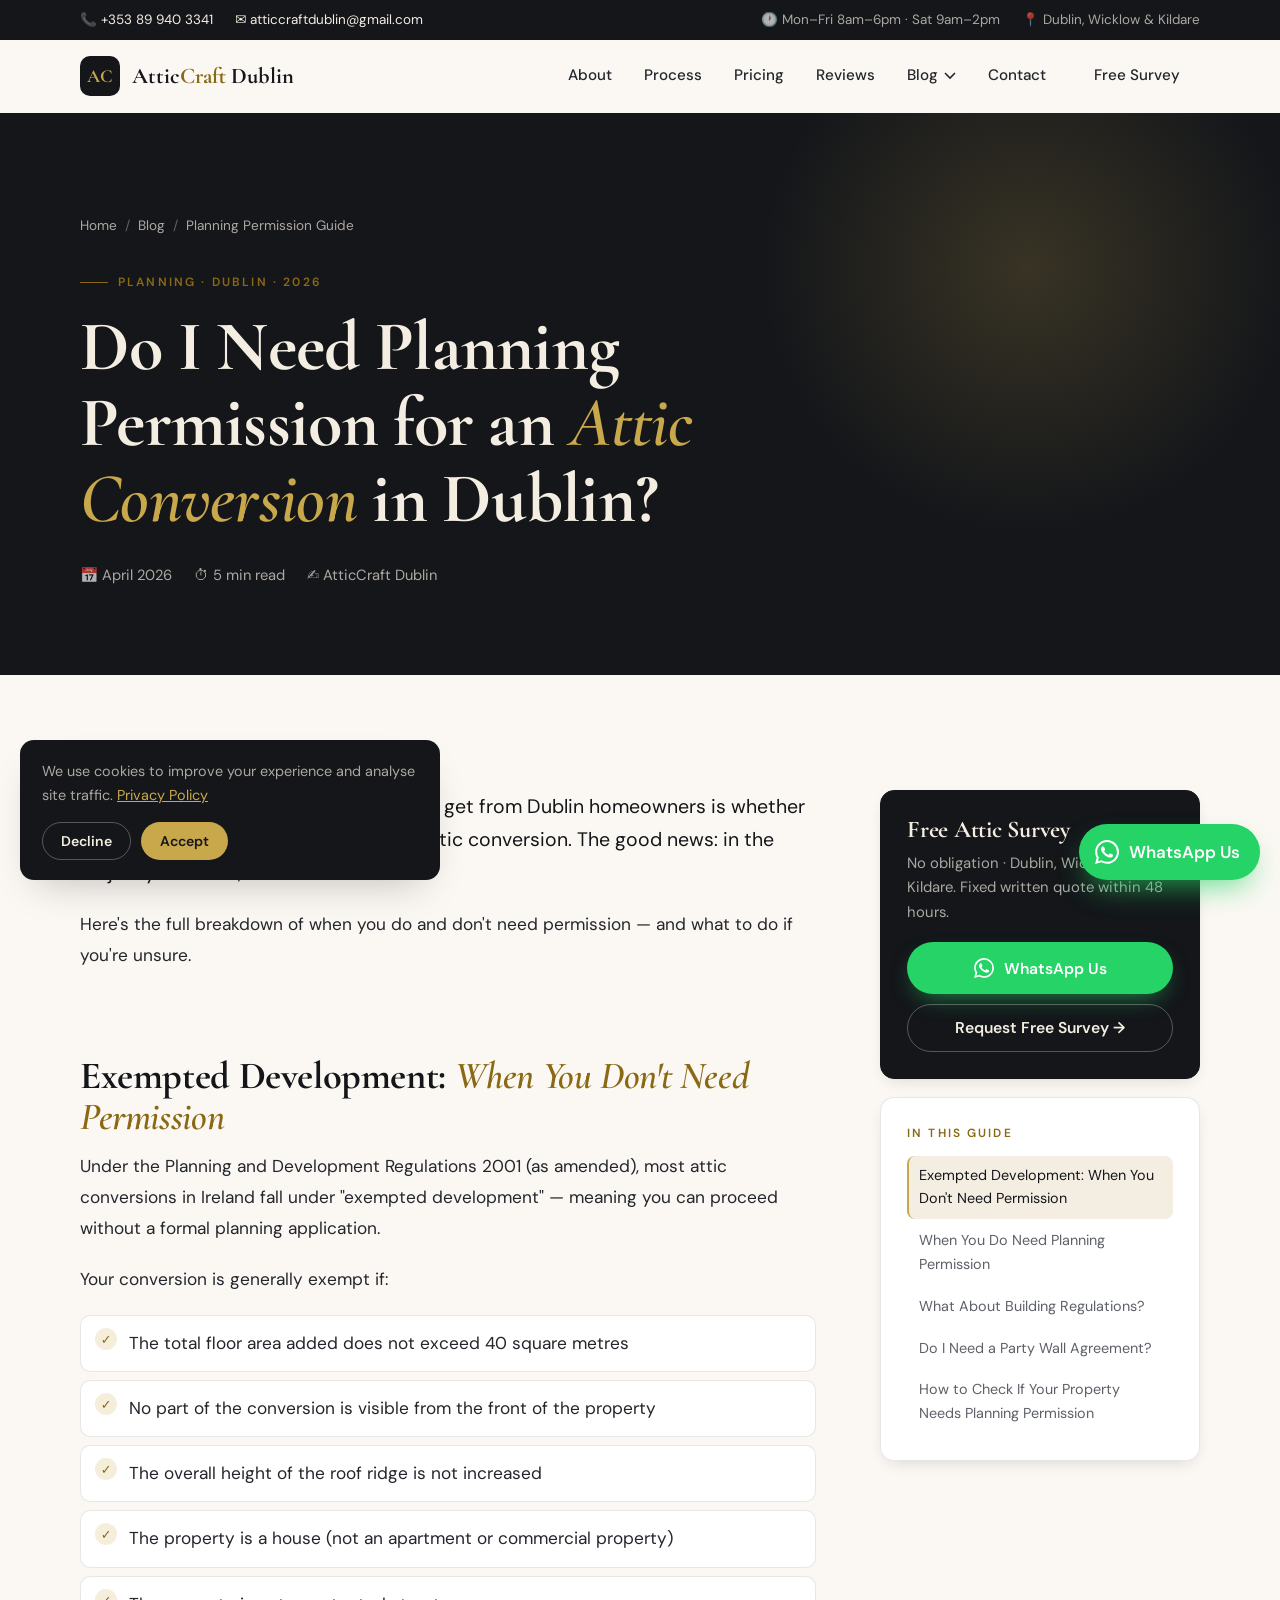
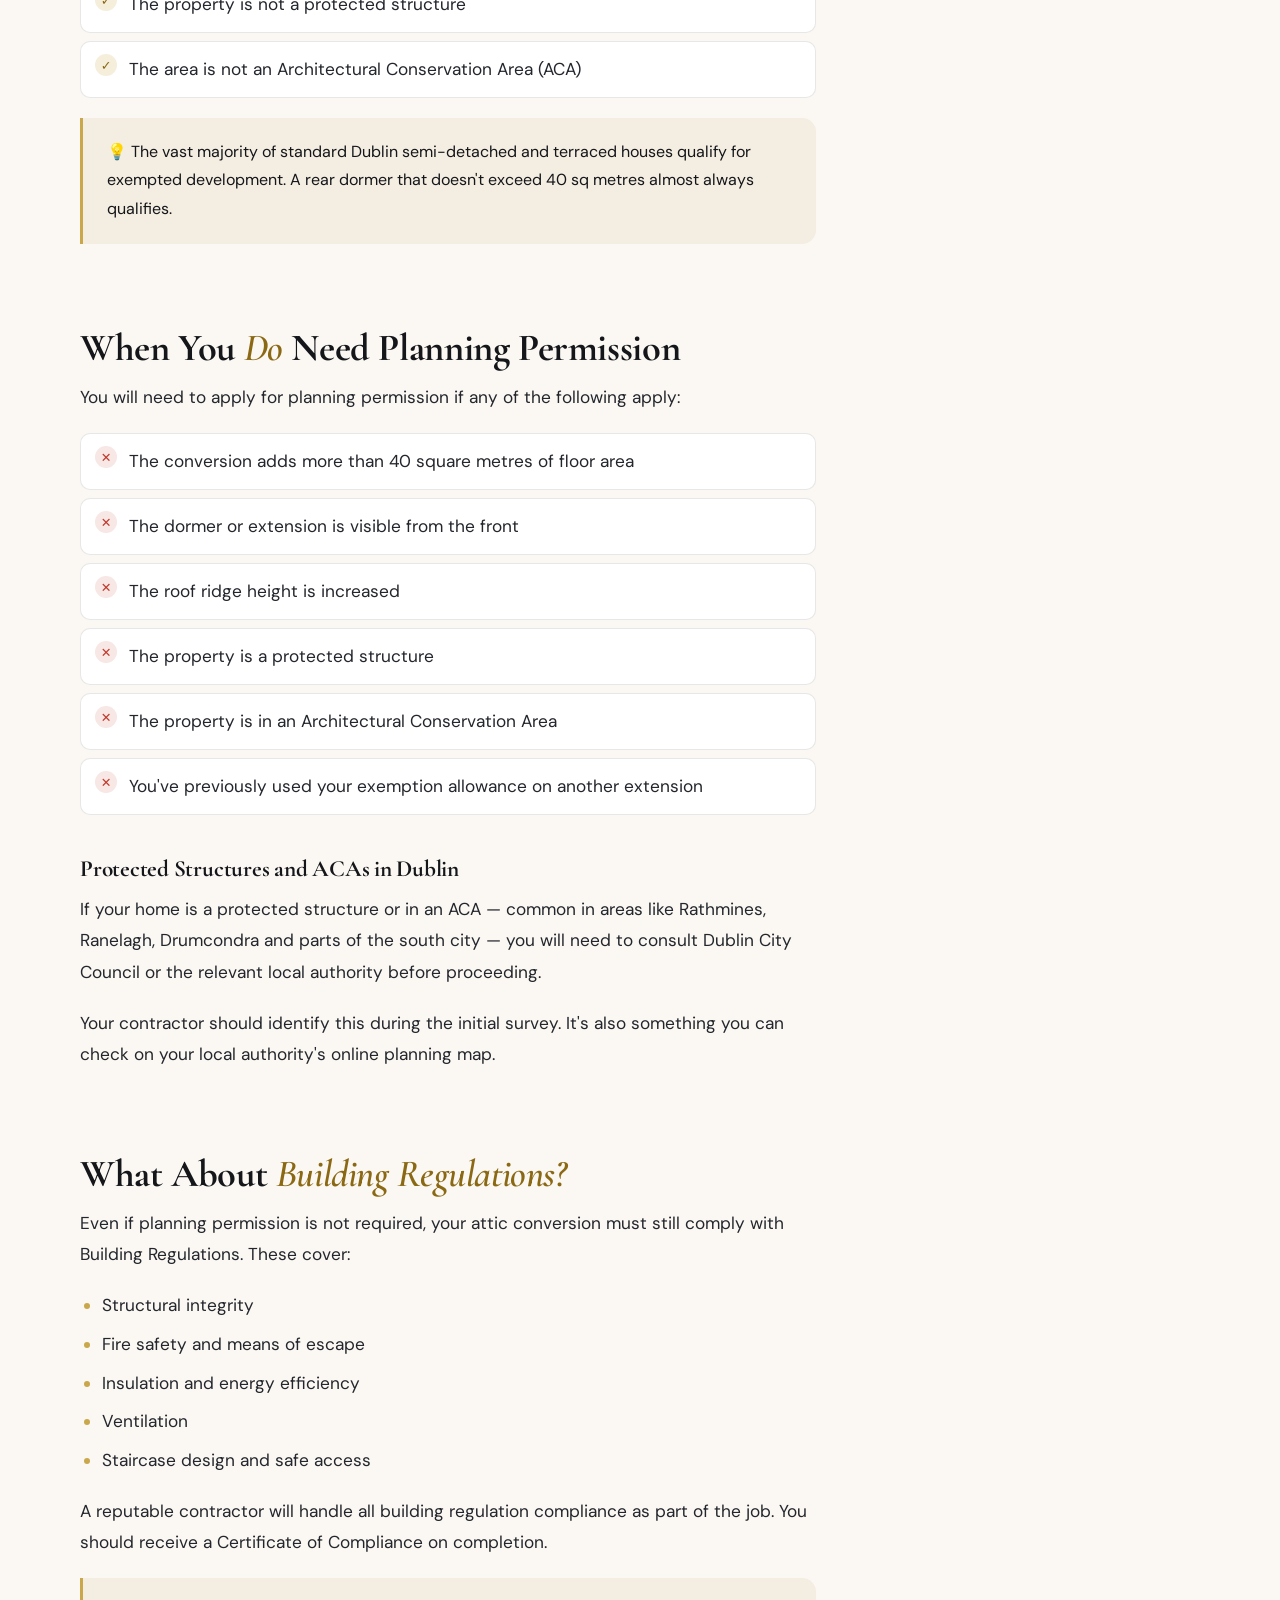
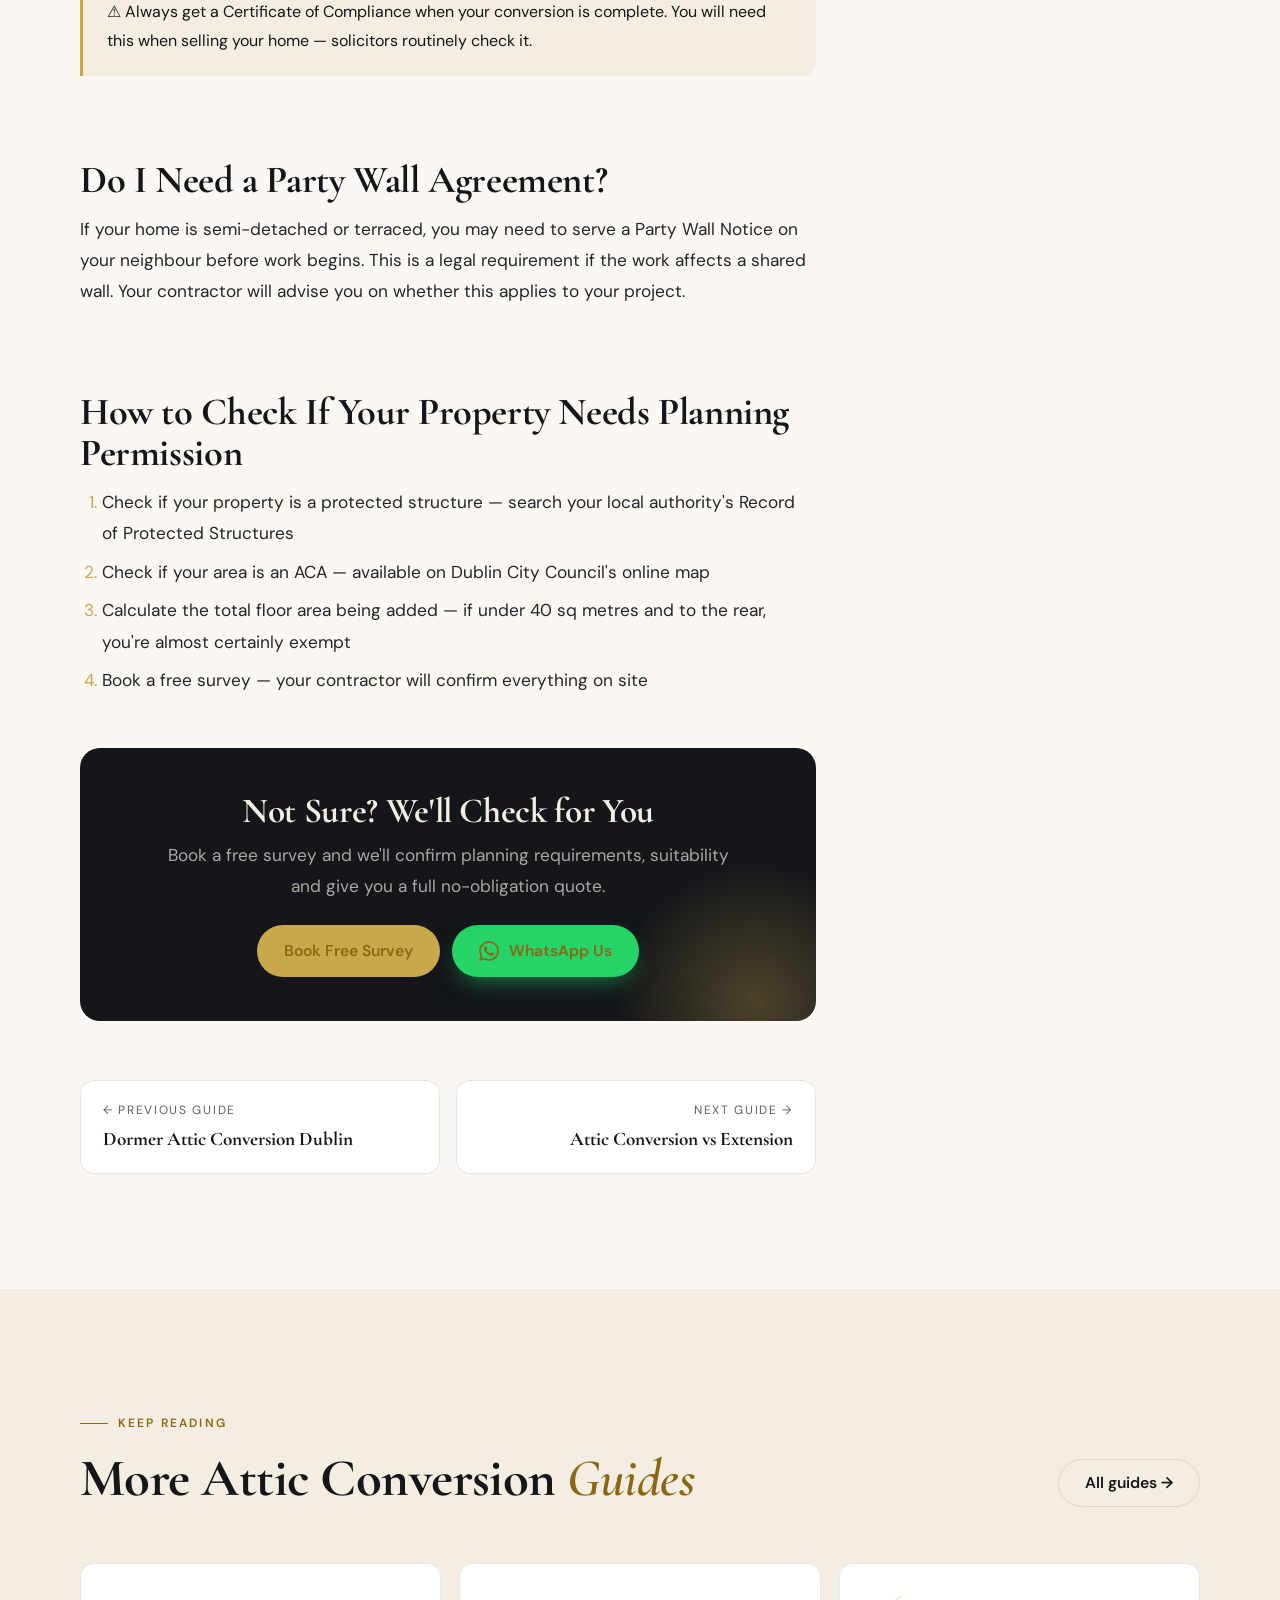
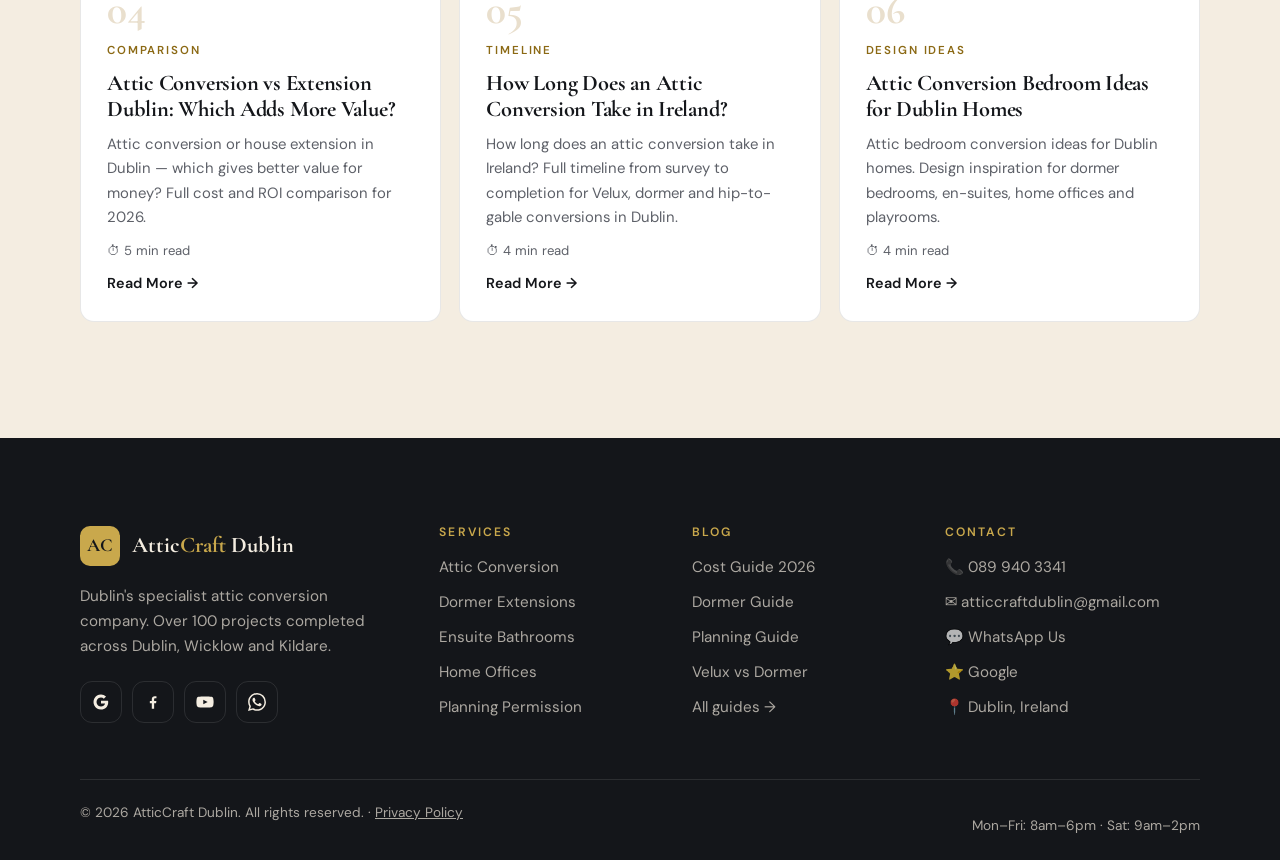
<file: blog/blog-attic-3-planning.html>
<!DOCTYPE html>
<html lang="en-IE" class="no-js">
<head>
<meta charset="UTF-8">
<meta name="viewport" content="width=device-width, initial-scale=1.0">
<title>Do I Need Planning Permission for Attic Conversion Dublin? | AtticCraft Dublin</title>
<meta name="description" content="Do you need planning permission for an attic conversion in Dublin? Full guide to exempted development rules, when you do need permission and how to check.">
<meta name="keywords" content="planning permission attic conversion dublin, attic conversion planning ireland, exempted development attic dublin, dormer planning permission dublin">
<meta name="robots" content="index, follow, max-snippet:-1, max-image-preview:large">
<meta name="author" content="AtticCraft Dublin">
<meta name="geo.region" content="IE">
<meta name="geo.placename" content="Dublin, Ireland">
<meta name="theme-color" content="#14161a">
<link rel="canonical" href="https://atticcraftdublin.ie/blog/blog-attic-3-planning.html">
<link rel="icon" type="image/svg+xml" href="data:image/svg+xml,%3Csvg xmlns='http://www.w3.org/2000/svg' viewBox='0 0 32 32'%3E%3Crect width='32' height='32' rx='6' fill='%230c0c0b'/%3E%3Ctext x='50%25' y='50%25' dominant-baseline='central' text-anchor='middle' font-family='serif' font-weight='900' font-size='14' fill='%23c9a84c'%3EAC%3C/text%3E%3C/svg%3E">
<link rel="sitemap" type="application/xml" href="/sitemap.xml">
<meta property="og:site_name" content="AtticCraft Dublin">
<meta property="og:title" content="Do I Need Planning Permission for an Attic Conversion in Dublin?">
<meta property="og:description" content="Do you need planning permission for an attic conversion in Dublin? Full guide to exempted development rules, when you do need permission and how to check.">
<meta property="og:url" content="https://atticcraftdublin.ie/blog/blog-attic-3-planning.html">
<meta property="og:type" content="article">
<meta property="og:locale" content="en_IE">
<meta property="og:image" content="https://atticcraftdublin.ie/img/hero1.jpg">
<meta name="twitter:card" content="summary_large_image">
<meta name="twitter:title" content="Do I Need Planning Permission for an Attic Conversion in Dublin?">
<meta name="twitter:image" content="https://atticcraftdublin.ie/img/hero1.jpg">
<script type="application/ld+json">{"@context": "https://schema.org", "@type": "BlogPosting", "headline": "Do I Need Planning Permission for an Attic Conversion in Dublin?", "description": "Do you need planning permission for an attic conversion in Dublin? Full guide to exempted development rules, when you do need permission and how to check.", "url": "https://atticcraftdublin.ie/blog/blog-attic-3-planning.html", "mainEntityOfPage": "https://atticcraftdublin.ie/blog/blog-attic-3-planning.html", "image": "https://atticcraftdublin.ie/img/hero1.jpg", "datePublished": "2026-04-01", "dateModified": "2026-05-14", "inLanguage": "en-IE", "author": {"@type": "Organization", "name": "AtticCraft Dublin", "url": "https://atticcraftdublin.ie"}, "publisher": {"@type": "Organization", "name": "AtticCraft Dublin", "url": "https://atticcraftdublin.ie"}}</script>
<script type="application/ld+json">{"@context": "https://schema.org", "@type": "BreadcrumbList", "itemListElement": [{"@type": "ListItem", "position": 1, "name": "Home", "item": "https://atticcraftdublin.ie/"}, {"@type": "ListItem", "position": 2, "name": "Blog", "item": "https://atticcraftdublin.ie/blog/"}, {"@type": "ListItem", "position": 3, "name": "Planning Permission Guide", "item": "https://atticcraftdublin.ie/blog/blog-attic-3-planning.html"}]}</script>
<!-- Google tag (gtag.js) with Consent Mode v2: nothing is stored until the visitor accepts cookies -->
<script>
  window.dataLayer = window.dataLayer || [];
  function gtag(){dataLayer.push(arguments);}
  gtag("consent", "default", {ad_storage: "denied", ad_user_data: "denied", ad_personalization: "denied", analytics_storage: "denied", wait_for_update: 500});
  gtag("js", new Date());
  gtag("config", "G-K4L8FWQ7PL");
  gtag("config", "AW-972962914");
</script>
<script async src="https://www.googletagmanager.com/gtag/js?id=G-K4L8FWQ7PL"></script>
<link rel="preconnect" href="https://fonts.googleapis.com">
<link rel="preconnect" href="https://fonts.gstatic.com" crossorigin>
<link href="https://fonts.googleapis.com/css2?family=Cormorant+Garamond:ital,wght@0,600;0,700;1,600&family=DM+Sans:wght@400;500;600;700&display=swap" rel="stylesheet">
<link rel="stylesheet" href="../assets/css/style.css">
</head>
<body>
<a class="skip-link" href="#main">Skip to content</a>
<div class="topbar">
  <div class="wrap">
    <div class="topbar-l">
      <a href="tel:+353899403341">📞 +353 89 940 3341</a>
      <a class="hide-sm" href="mailto:atticcraftdublin@gmail.com">✉️ atticcraftdublin@gmail.com</a>
    </div>
    <div class="topbar-r">
      <span>🕐 Mon–Fri 8am–6pm · Sat 9am–2pm</span>
      <span>📍 Dublin, Wicklow &amp; Kildare</span>
    </div>
  </div>
</div>
<header class="site-header">
  <div class="wrap">
    <a href="../index.html" class="logo" aria-label="AtticCraft Dublin home">
      <span class="logo-mark">AC</span><span class="logo-text">Attic<span>Craft</span> Dublin</span>
    </a>
    <nav class="nav" id="nav" aria-label="Main">
      <a href="../index.html#about">About</a>
      <a href="../index.html#process">Process</a>
      <a href="../index.html#pricing">Pricing</a>
      <a href="../index.html#reviews">Reviews</a>
      <div class="nav-dd">
        <button type="button" aria-expanded="false" aria-controls="blog-menu" aria-current="page">Blog <svg viewBox="0 0 12 8" aria-hidden="true"><path d="M1 1l5 5 5-5" fill="none" stroke="currentColor" stroke-width="1.6"/></svg></button>
        <div class="dd-menu" id="blog-menu">
          <a href="../blog/attic-conversion-cost-dublin-2026.html">Attic Conversion Cost Dublin 2026</a>
          <a href="../blog/blog-attic-2-dormer.html">Dormer Attic Conversion Dublin</a>
          <a href="../blog/blog-attic-3-planning.html">Planning Permission Guide</a>
          <a href="../blog/blog-attic-4-vs-extension.html">Attic Conversion vs Extension</a>
          <a href="../blog/blog-attic-5-timeline.html">How Long Does It Take?</a>
          <a href="../blog/blog-attic-6-bedroom-ideas.html">Bedroom Ideas Dublin</a>
          <a href="../blog/blog-attic-7-choose-company.html">How to Choose a Contractor</a>
          <a href="../blog/blog-attic-8-velux-vs-dormer.html">Velux vs Dormer</a>
          <a class="dd-all" href="../blog/index.html">All guides →</a>
        </div>
      </div>
      <a href="../index.html#contact">Contact</a>
      <a href="../index.html#contact" class="btn btn-gold">Free Survey</a>
    </nav>
    <button class="burger" type="button" aria-label="Open menu" aria-expanded="false" aria-controls="nav"><span></span><span></span><span></span></button>
  </div>
</header>
<main id="main">
<section class="page-hero">
  <div class="wrap">
    <ol class="crumbs"><li><a href="../index.html">Home</a></li><li><a href="index.html">Blog</a></li><li aria-current="page">Planning Permission Guide</li></ol>
    <div class="eyebrow">Planning · Dublin · 2026</div>
    <h1>Do I Need Planning Permission for an <em>Attic Conversion</em> in Dublin?</h1>
    <div class="article-meta"><span>📅 April 2026</span><span>⏱ 5 min read</span><span>✍️ AtticCraft Dublin</span></div>
  </div>
</section>

<section class="section">
  <div class="wrap article-layout">
    <article>
      <div class="prose">
<p>One of the most common questions we get from Dublin homeowners is whether they need planning permission for an attic conversion. The good news: in the majority of cases, the answer is no.</p>
<p>Here's the full breakdown of when you do and don't need permission — and what to do if you're unsure.</p>

<h2 id="exempted-development-when-you-don-t-need-permission">Exempted Development: <em>When You Don't Need Permission</em></h2>
<p>Under the Planning and Development Regulations 2001 (as amended), most attic conversions in Ireland fall under "exempted development" — meaning you can proceed without a formal planning application.</p>
<p>Your conversion is generally exempt if:</p>
<ul class="check-list">
<li>The total floor area added does not exceed 40 square metres</li>
<li>No part of the conversion is visible from the front of the property</li>
<li>The overall height of the roof ridge is not increased</li>
<li>The property is a house (not an apartment or commercial property)</li>
<li>The property is not a protected structure</li>
<li>The area is not an Architectural Conservation Area (ACA)</li>
</ul>

<div class="highlight-box"><p>💡 The vast majority of standard Dublin semi-detached and terraced houses qualify for exempted development. A rear dormer that doesn't exceed 40 sq metres almost always qualifies.</p></div>

<h2 id="when-you-do-need-planning-permission">When You <em>Do</em> Need Planning Permission</h2>
<p>You will need to apply for planning permission if any of the following apply:</p>
<ul class="cross-list">
<li>The conversion adds more than 40 square metres of floor area</li>
<li>The dormer or extension is visible from the front</li>
<li>The roof ridge height is increased</li>
<li>The property is a protected structure</li>
<li>The property is in an Architectural Conservation Area</li>
<li>You've previously used your exemption allowance on another extension</li>
</ul>

<h3>Protected Structures and ACAs in Dublin</h3>
<p>If your home is a protected structure or in an ACA — common in areas like Rathmines, Ranelagh, Drumcondra and parts of the south city — you will need to consult Dublin City Council or the relevant local authority before proceeding.</p>
<p>Your contractor should identify this during the initial survey. It's also something you can check on your local authority's online planning map.</p>

<h2 id="what-about-building-regulations">What About <em>Building Regulations?</em></h2>
<p>Even if planning permission is not required, your attic conversion must still comply with Building Regulations. These cover:</p>
<ul>
<li>Structural integrity</li>
<li>Fire safety and means of escape</li>
<li>Insulation and energy efficiency</li>
<li>Ventilation</li>
<li>Staircase design and safe access</li>
</ul>
<p>A reputable contractor will handle all building regulation compliance as part of the job. You should receive a Certificate of Compliance on completion.</p>

<div class="highlight-box"><p>⚠️ Always get a Certificate of Compliance when your conversion is complete. You will need this when selling your home — solicitors routinely check it.</p></div>

<h2 id="do-i-need-a-party-wall-agreement">Do I Need a Party Wall Agreement?</h2>
<p>If your home is semi-detached or terraced, you may need to serve a Party Wall Notice on your neighbour before work begins. This is a legal requirement if the work affects a shared wall. Your contractor will advise you on whether this applies to your project.</p>

<h2 id="how-to-check-if-your-property-needs-planning-permission">How to Check If Your Property Needs Planning Permission</h2>
<ol>
<li>Check if your property is a protected structure — search your local authority's Record of Protected Structures</li>
<li>Check if your area is an ACA — available on Dublin City Council's online map</li>
<li>Calculate the total floor area being added — if under 40 sq metres and to the rear, you're almost certainly exempt</li>
<li>Book a free survey — your contractor will confirm everything on site</li>
</ol>

<div class="cta-block">
<h3>Not Sure? We'll Check for You</h3>
<p>Book a free survey and we'll confirm planning requirements, suitability and give you a full no-obligation quote.</p>
<div class="cta-btns"><a href="../index.html#contact" class="btn btn-gold">Book Free Survey</a><a href="https://wa.me/353899403341?text=Hi%2C%20I%27d%20like%20a%20free%20attic%20survey." class="btn btn-wa" target="_blank" rel="noopener"><svg viewBox="0 0 24 24" aria-hidden="true"><path d="M17.472 14.382c-.297-.149-1.758-.867-2.03-.967-.273-.099-.471-.148-.67.15-.197.297-.767.966-.94 1.164-.173.199-.347.223-.644.075-.297-.15-1.255-.463-2.39-1.475-.883-.788-1.48-1.761-1.653-2.059-.173-.297-.018-.458.13-.606.134-.133.298-.347.446-.52.149-.174.198-.298.298-.497.099-.198.05-.371-.025-.52-.075-.149-.669-1.612-.916-2.207-.242-.579-.487-.5-.669-.51-.173-.008-.371-.01-.57-.01-.198 0-.52.074-.792.372-.272.297-1.04 1.016-1.04 2.479 0 1.462 1.065 2.875 1.213 3.074.149.198 2.096 3.2 5.077 4.487.709.306 1.262.489 1.694.625.712.227 1.36.195 1.871.118.571-.085 1.758-.719 2.006-1.413.248-.694.248-1.289.173-1.413-.074-.124-.272-.198-.57-.347m-5.421 7.403h-.004a9.87 9.87 0 01-5.031-1.378l-.361-.214-3.741.982.998-3.648-.235-.374a9.86 9.86 0 01-1.51-5.26c.001-5.45 4.436-9.884 9.888-9.884 2.64 0 5.122 1.03 6.988 2.898a9.825 9.825 0 012.893 6.994c-.003 5.45-4.437 9.884-9.885 9.884m8.413-18.297A11.815 11.815 0 0012.05 0C5.495 0 .16 5.335.157 11.892c0 2.096.547 4.142 1.588 5.945L.057 24l6.305-1.654a11.882 11.882 0 005.683 1.448h.005c6.554 0 11.89-5.335 11.893-11.893a11.821 11.821 0 00-3.48-8.413z"/></svg> WhatsApp Us</a></div>
</div>
      </div>
      <nav class="post-nav" aria-label="More guides"><a href="blog-attic-2-dormer.html"><small>← Previous guide</small><span>Dormer Attic Conversion Dublin</span></a><a class="next" href="blog-attic-4-vs-extension.html"><small>Next guide →</small><span>Attic Conversion vs Extension</span></a></nav>
    </article>
    <aside class="aside">
      <div class="aside-card dark">
        <h3>Free Attic Survey</h3>
        <p>No obligation · Dublin, Wicklow &amp; Kildare. Fixed written quote within 48 hours.</p>
        <a href="https://wa.me/353899403341?text=Hi%2C%20I%27d%20like%20a%20free%20attic%20survey." class="btn btn-wa btn-block" target="_blank" rel="noopener"><svg viewBox="0 0 24 24" aria-hidden="true"><path d="M17.472 14.382c-.297-.149-1.758-.867-2.03-.967-.273-.099-.471-.148-.67.15-.197.297-.767.966-.94 1.164-.173.199-.347.223-.644.075-.297-.15-1.255-.463-2.39-1.475-.883-.788-1.48-1.761-1.653-2.059-.173-.297-.018-.458.13-.606.134-.133.298-.347.446-.52.149-.174.198-.298.298-.497.099-.198.05-.371-.025-.52-.075-.149-.669-1.612-.916-2.207-.242-.579-.487-.5-.669-.51-.173-.008-.371-.01-.57-.01-.198 0-.52.074-.792.372-.272.297-1.04 1.016-1.04 2.479 0 1.462 1.065 2.875 1.213 3.074.149.198 2.096 3.2 5.077 4.487.709.306 1.262.489 1.694.625.712.227 1.36.195 1.871.118.571-.085 1.758-.719 2.006-1.413.248-.694.248-1.289.173-1.413-.074-.124-.272-.198-.57-.347m-5.421 7.403h-.004a9.87 9.87 0 01-5.031-1.378l-.361-.214-3.741.982.998-3.648-.235-.374a9.86 9.86 0 01-1.51-5.26c.001-5.45 4.436-9.884 9.888-9.884 2.64 0 5.122 1.03 6.988 2.898a9.825 9.825 0 012.893 6.994c-.003 5.45-4.437 9.884-9.885 9.884m8.413-18.297A11.815 11.815 0 0012.05 0C5.495 0 .16 5.335.157 11.892c0 2.096.547 4.142 1.588 5.945L.057 24l6.305-1.654a11.882 11.882 0 005.683 1.448h.005c6.554 0 11.89-5.335 11.893-11.893a11.821 11.821 0 00-3.48-8.413z"/></svg> WhatsApp Us</a>
        <a href="../index.html#contact" class="btn btn-ghost btn-block">Request Free Survey →</a>
      </div>
      <div class="aside-card toc-card">
        <div class="aside-title">In this guide</div>
        <ol class="toc">
          <li><a href="#exempted-development-when-you-don-t-need-permission">Exempted Development: When You Don&#x27;t Need Permission</a></li>
          <li><a href="#when-you-do-need-planning-permission">When You Do Need Planning Permission</a></li>
          <li><a href="#what-about-building-regulations">What About Building Regulations?</a></li>
          <li><a href="#do-i-need-a-party-wall-agreement">Do I Need a Party Wall Agreement?</a></li>
          <li><a href="#how-to-check-if-your-property-needs-planning-permission">How to Check If Your Property Needs Planning Permission</a></li>
        </ol>
      </div>
    </aside>
  </div>
</section>

<section class="section tint">
  <div class="wrap">
    <div class="blog-head section-head" style="max-width:none">
      <div><div class="eyebrow">Keep reading</div><h2>More Attic Conversion <em>Guides</em></h2></div>
      <a href="index.html" class="btn btn-ghost">All guides →</a>
    </div>
    <div class="blog-grid cols-3">
      <a href="../blog/blog-attic-4-vs-extension.html" class="post-card reveal"><div class="post-num">04</div><div class="post-tag">Comparison</div><h3>Attic Conversion vs Extension Dublin: Which Adds More Value?</h3><p>Attic conversion or house extension in Dublin — which gives better value for money? Full cost and ROI comparison for 2026.</p><div class="post-meta">⏱ 5 min read</div><span class="post-more">Read More →</span></a>
      <a href="../blog/blog-attic-5-timeline.html" class="post-card reveal"><div class="post-num">05</div><div class="post-tag">Timeline</div><h3>How Long Does an Attic Conversion Take in Ireland?</h3><p>How long does an attic conversion take in Ireland? Full timeline from survey to completion for Velux, dormer and hip-to-gable conversions in Dublin.</p><div class="post-meta">⏱ 4 min read</div><span class="post-more">Read More →</span></a>
      <a href="../blog/blog-attic-6-bedroom-ideas.html" class="post-card reveal"><div class="post-num">06</div><div class="post-tag">Design Ideas</div><h3>Attic Conversion Bedroom Ideas for Dublin Homes</h3><p>Attic bedroom conversion ideas for Dublin homes. Design inspiration for dormer bedrooms, en-suites, home offices and playrooms.</p><div class="post-meta">⏱ 4 min read</div><span class="post-more">Read More →</span></a>
    </div>
  </div>
</section>
</main>
<footer class="site-footer">
  <div class="wrap">
    <div class="foot-grid">
      <div class="foot-brand">
        <a href="../index.html" class="logo"><span class="logo-mark">AC</span><span class="logo-text">Attic<span>Craft</span> Dublin</span></a>
        <p>Dublin's specialist attic conversion company. Over 100 projects completed across Dublin, Wicklow and Kildare.</p>
        <div class="socials">
          <a href="https://share.google/o7XOvdts1RFgbcqTH" target="_blank" rel="noopener" aria-label="Google"><svg viewBox="0 0 24 24" aria-hidden="true"><path d="M21.6 12.2c0-.7-.1-1.4-.2-2H12v3.8h5.4a4.6 4.6 0 01-2 3v2.5h3.2c1.9-1.7 3-4.3 3-7.3zM12 22c2.7 0 5-.9 6.6-2.4l-3.2-2.5c-.9.6-2 1-3.4 1-2.6 0-4.8-1.8-5.6-4.1H3.1v2.6A10 10 0 0012 22zM6.4 14c-.2-.6-.3-1.3-.3-2s.1-1.4.3-2V7.4H3.1A10 10 0 002 12c0 1.6.4 3.2 1.1 4.6L6.4 14zM12 6c1.5 0 2.8.5 3.8 1.5l2.9-2.9A10 10 0 0012 2 10 10 0 003.1 7.4L6.4 10C7.2 7.7 9.4 6 12 6z"/></svg></a>
          <a href="https://www.facebook.com/share/1F2biXya9G/" target="_blank" rel="noopener" aria-label="Facebook"><svg viewBox="0 0 24 24" aria-hidden="true"><path d="M13.5 21v-7.5h2.6l.4-3h-3V8.6c0-.9.3-1.5 1.5-1.5h1.6V4.4c-.3 0-1.2-.1-2.3-.1-2.3 0-3.9 1.4-3.9 4v2.2H7.8v3h2.6V21h3.1z"/></svg></a>
          <a href="https://www.youtube.com/@AtticCraftDublin" target="_blank" rel="noopener" aria-label="YouTube"><svg viewBox="0 0 24 24" aria-hidden="true"><path d="M23 7.2a3 3 0 00-2.1-2.1C19 4.6 12 4.6 12 4.6s-7 0-8.9.5A3 3 0 001 7.2 31 31 0 00.5 12a31 31 0 00.5 4.8 3 3 0 002.1 2.1c1.9.5 8.9.5 8.9.5s7 0 8.9-.5a3 3 0 002.1-2.1 31 31 0 00.5-4.8 31 31 0 00-.5-4.8zM9.7 15V9l5.8 3-5.8 3z"/></svg></a>
          <a href="https://wa.me/353899403341" target="_blank" rel="noopener" aria-label="WhatsApp"><svg viewBox="0 0 24 24" aria-hidden="true"><path d="M17.472 14.382c-.297-.149-1.758-.867-2.03-.967-.273-.099-.471-.148-.67.15-.197.297-.767.966-.94 1.164-.173.199-.347.223-.644.075-.297-.15-1.255-.463-2.39-1.475-.883-.788-1.48-1.761-1.653-2.059-.173-.297-.018-.458.13-.606.134-.133.298-.347.446-.52.149-.174.198-.298.298-.497.099-.198.05-.371-.025-.52-.075-.149-.669-1.612-.916-2.207-.242-.579-.487-.5-.669-.51-.173-.008-.371-.01-.57-.01-.198 0-.52.074-.792.372-.272.297-1.04 1.016-1.04 2.479 0 1.462 1.065 2.875 1.213 3.074.149.198 2.096 3.2 5.077 4.487.709.306 1.262.489 1.694.625.712.227 1.36.195 1.871.118.571-.085 1.758-.719 2.006-1.413.248-.694.248-1.289.173-1.413-.074-.124-.272-.198-.57-.347m-5.421 7.403h-.004a9.87 9.87 0 01-5.031-1.378l-.361-.214-3.741.982.998-3.648-.235-.374a9.86 9.86 0 01-1.51-5.26c.001-5.45 4.436-9.884 9.888-9.884 2.64 0 5.122 1.03 6.988 2.898a9.825 9.825 0 012.893 6.994c-.003 5.45-4.437 9.884-9.885 9.884m8.413-18.297A11.815 11.815 0 0012.05 0C5.495 0 .16 5.335.157 11.892c0 2.096.547 4.142 1.588 5.945L.057 24l6.305-1.654a11.882 11.882 0 005.683 1.448h.005c6.554 0 11.89-5.335 11.893-11.893a11.821 11.821 0 00-3.48-8.413z"/></svg></a>
        </div>
      </div>
      <div class="foot-col">
        <h4>Services</h4>
        <ul>
          <li><a href="../index.html#pricing">Attic Conversion</a></li>
          <li><a href="../blog/blog-attic-2-dormer.html">Dormer Extensions</a></li>
          <li><a href="../blog/blog-attic-6-bedroom-ideas.html">Ensuite Bathrooms</a></li>
          <li><a href="../blog/blog-attic-6-bedroom-ideas.html">Home Offices</a></li>
          <li><a href="../blog/blog-attic-3-planning.html">Planning Permission</a></li>
        </ul>
      </div>
      <div class="foot-col">
        <h4>Blog</h4>
        <ul><li><a href="../blog/attic-conversion-cost-dublin-2026.html">Cost Guide 2026</a></li><li><a href="../blog/blog-attic-2-dormer.html">Dormer Guide</a></li><li><a href="../blog/blog-attic-3-planning.html">Planning Guide</a></li><li><a href="../blog/blog-attic-8-velux-vs-dormer.html">Velux vs Dormer</a></li><li><a href="../blog/index.html">All guides →</a></li></ul>
      </div>
      <div class="foot-col">
        <h4>Contact</h4>
        <ul>
          <li><a href="tel:+353899403341">📞 089 940 3341</a></li>
          <li><a href="mailto:atticcraftdublin@gmail.com">✉️ atticcraftdublin@gmail.com</a></li>
          <li><a href="https://wa.me/353899403341" target="_blank" rel="noopener">💬 WhatsApp Us</a></li>
          <li><a href="https://share.google/o7XOvdts1RFgbcqTH" target="_blank" rel="noopener">⭐ Google</a></li>
          <li>📍 Dublin, Ireland</li>
        </ul>
      </div>
    </div>
    <div class="foot-bot">
      <p>© <span data-year>2026</span> AtticCraft Dublin. All rights reserved. · <button type="button" data-privacy>Privacy Policy</button></p>
      <p>Mon–Fri: 8am–6pm · Sat: 9am–2pm</p>
    </div>
  </div>
</footer>

<a href="https://wa.me/353899403341?text=Hi%2C%20I%27m%20interested%20in%20a%20free%20attic%20survey." class="fab-wa" target="_blank" rel="noopener"><svg viewBox="0 0 24 24" aria-hidden="true"><path d="M17.472 14.382c-.297-.149-1.758-.867-2.03-.967-.273-.099-.471-.148-.67.15-.197.297-.767.966-.94 1.164-.173.199-.347.223-.644.075-.297-.15-1.255-.463-2.39-1.475-.883-.788-1.48-1.761-1.653-2.059-.173-.297-.018-.458.13-.606.134-.133.298-.347.446-.52.149-.174.198-.298.298-.497.099-.198.05-.371-.025-.52-.075-.149-.669-1.612-.916-2.207-.242-.579-.487-.5-.669-.51-.173-.008-.371-.01-.57-.01-.198 0-.52.074-.792.372-.272.297-1.04 1.016-1.04 2.479 0 1.462 1.065 2.875 1.213 3.074.149.198 2.096 3.2 5.077 4.487.709.306 1.262.489 1.694.625.712.227 1.36.195 1.871.118.571-.085 1.758-.719 2.006-1.413.248-.694.248-1.289.173-1.413-.074-.124-.272-.198-.57-.347m-5.421 7.403h-.004a9.87 9.87 0 01-5.031-1.378l-.361-.214-3.741.982.998-3.648-.235-.374a9.86 9.86 0 01-1.51-5.26c.001-5.45 4.436-9.884 9.888-9.884 2.64 0 5.122 1.03 6.988 2.898a9.825 9.825 0 012.893 6.994c-.003 5.45-4.437 9.884-9.885 9.884m8.413-18.297A11.815 11.815 0 0012.05 0C5.495 0 .16 5.335.157 11.892c0 2.096.547 4.142 1.588 5.945L.057 24l6.305-1.654a11.882 11.882 0 005.683 1.448h.005c6.554 0 11.89-5.335 11.893-11.893a11.821 11.821 0 00-3.48-8.413z"/></svg><span>WhatsApp Us</span></a>
<div class="mobile-bar" role="complementary" aria-label="Quick contact">
  <a href="https://wa.me/353899403341?text=Hi%2C%20I%27d%20like%20a%20free%20attic%20survey." class="btn btn-wa" target="_blank" rel="noopener"><svg viewBox="0 0 24 24" aria-hidden="true"><path d="M17.472 14.382c-.297-.149-1.758-.867-2.03-.967-.273-.099-.471-.148-.67.15-.197.297-.767.966-.94 1.164-.173.199-.347.223-.644.075-.297-.15-1.255-.463-2.39-1.475-.883-.788-1.48-1.761-1.653-2.059-.173-.297-.018-.458.13-.606.134-.133.298-.347.446-.52.149-.174.198-.298.298-.497.099-.198.05-.371-.025-.52-.075-.149-.669-1.612-.916-2.207-.242-.579-.487-.5-.669-.51-.173-.008-.371-.01-.57-.01-.198 0-.52.074-.792.372-.272.297-1.04 1.016-1.04 2.479 0 1.462 1.065 2.875 1.213 3.074.149.198 2.096 3.2 5.077 4.487.709.306 1.262.489 1.694.625.712.227 1.36.195 1.871.118.571-.085 1.758-.719 2.006-1.413.248-.694.248-1.289.173-1.413-.074-.124-.272-.198-.57-.347m-5.421 7.403h-.004a9.87 9.87 0 01-5.031-1.378l-.361-.214-3.741.982.998-3.648-.235-.374a9.86 9.86 0 01-1.51-5.26c.001-5.45 4.436-9.884 9.888-9.884 2.64 0 5.122 1.03 6.988 2.898a9.825 9.825 0 012.893 6.994c-.003 5.45-4.437 9.884-9.885 9.884m8.413-18.297A11.815 11.815 0 0012.05 0C5.495 0 .16 5.335.157 11.892c0 2.096.547 4.142 1.588 5.945L.057 24l6.305-1.654a11.882 11.882 0 005.683 1.448h.005c6.554 0 11.89-5.335 11.893-11.893a11.821 11.821 0 00-3.48-8.413z"/></svg> WhatsApp</a>
  <a href="../index.html#contact" class="btn btn-gold">Book Now →</a>
</div>

<div class="cookie" id="cookie" role="region" aria-label="Cookie consent">
  <p>We use cookies to improve your experience and analyse site traffic. <button type="button" class="link" data-privacy>Privacy Policy</button></p>
  <div class="btns">
    <button type="button" class="btn btn-ghost" data-cookie="declined">Decline</button>
    <button type="button" class="btn btn-gold" data-cookie="accepted">Accept</button>
  </div>
</div>

<dialog class="privacy" id="privacy" aria-labelledby="privacy-title">
  <div class="privacy-inner">
    <h2 id="privacy-title">Privacy Policy</h2>
    <p>Last updated: May 2026. This policy covers AtticCraft Dublin at atticcraftdublin.ie.</p>
    <h3>What we collect</h3>
    <ul>
      <li>Contact form submissions (name, phone, email, area)</li>
      <li>Website usage data via Google Analytics (anonymised)</li>
      <li>Cookies for analytics and ad performance tracking</li>
    </ul>
    <h3>How we use it</h3>
    <ul>
      <li>To respond to survey and quote requests</li>
      <li>To improve our website and services</li>
      <li>We never sell your data to third parties</li>
    </ul>
    <h3>Third party services</h3>
    <p>We use Google Analytics, Google Ads (AW-972962914), and Formspree for form handling. All comply with GDPR.</p>
    <h3>Your rights</h3>
    <p>You have the right to access, correct or delete your data. Contact us at <a href="mailto:atticcraftdublin@gmail.com">atticcraftdublin@gmail.com</a>.</p>
    <button type="button" class="btn btn-dark" data-close>Close</button>
  </div>
</dialog>

<script src="../assets/js/main.js" defer></script>
</body>
</html>
</file>
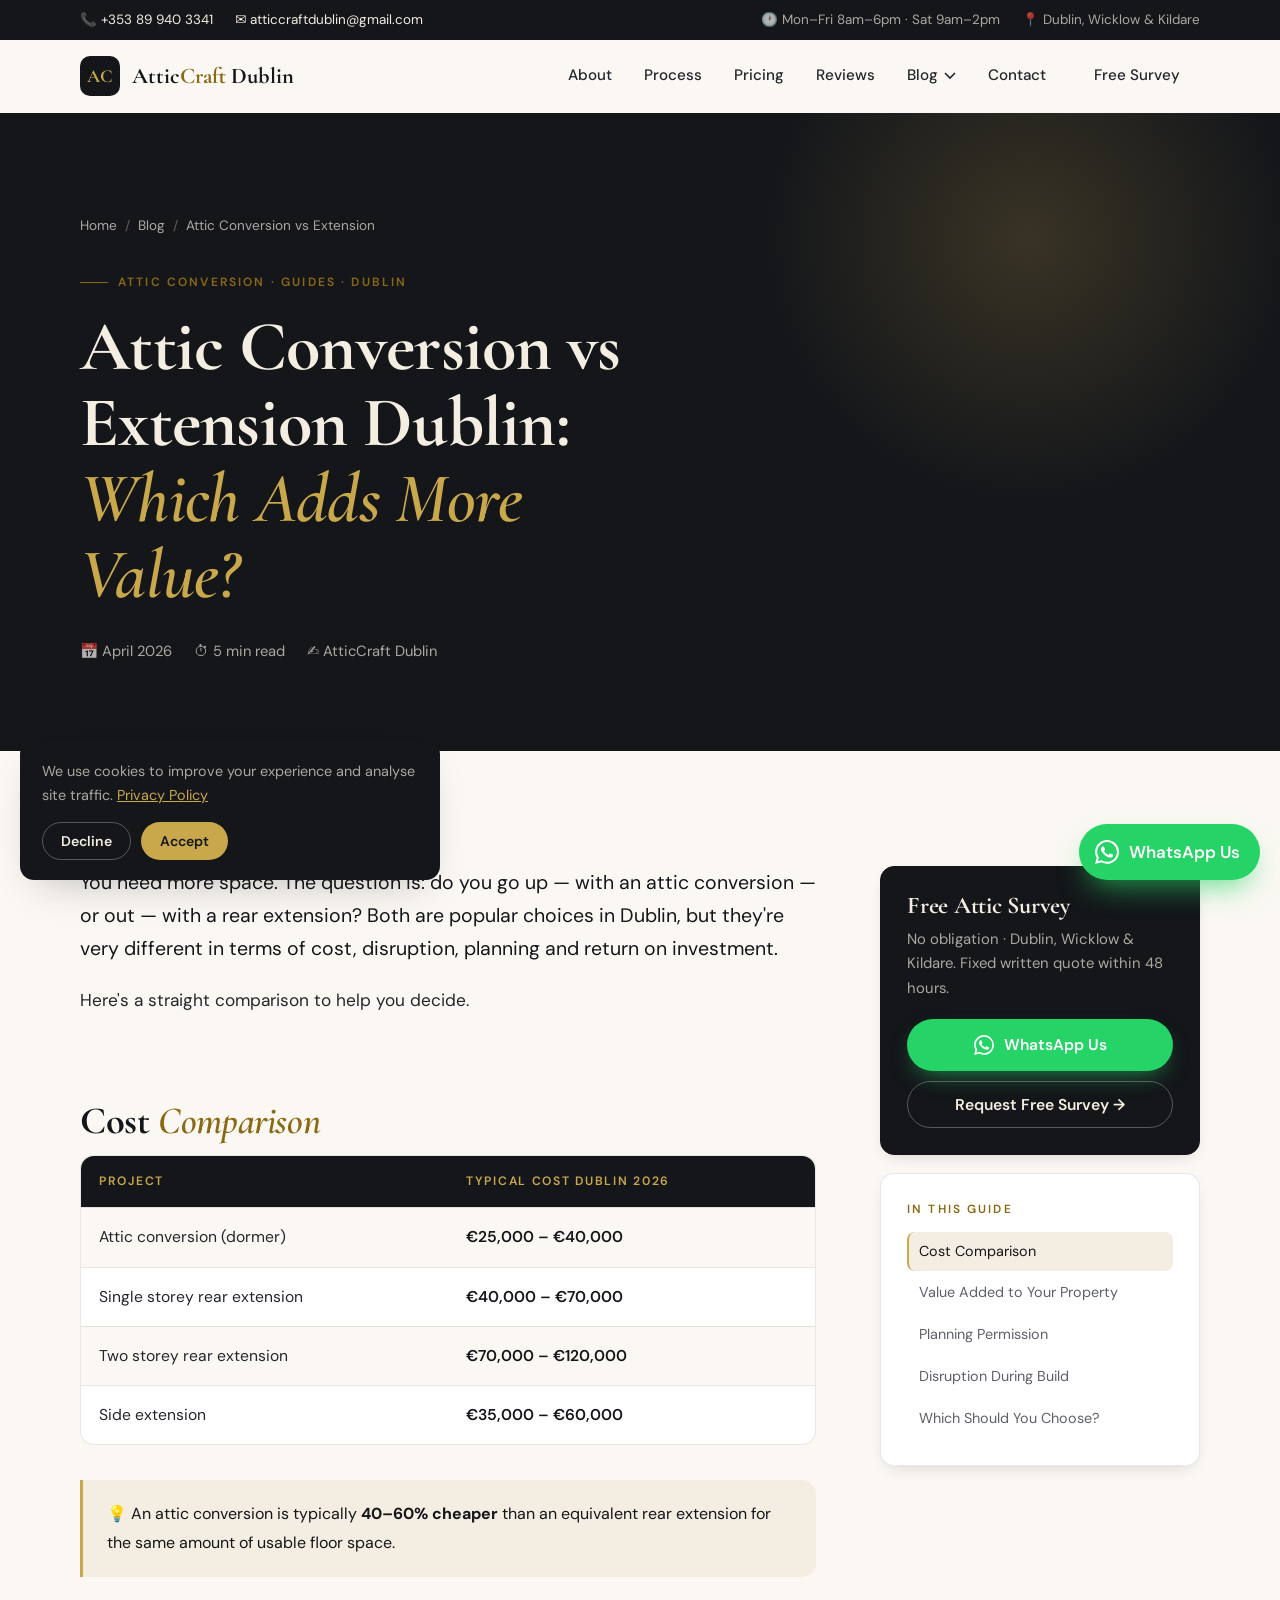
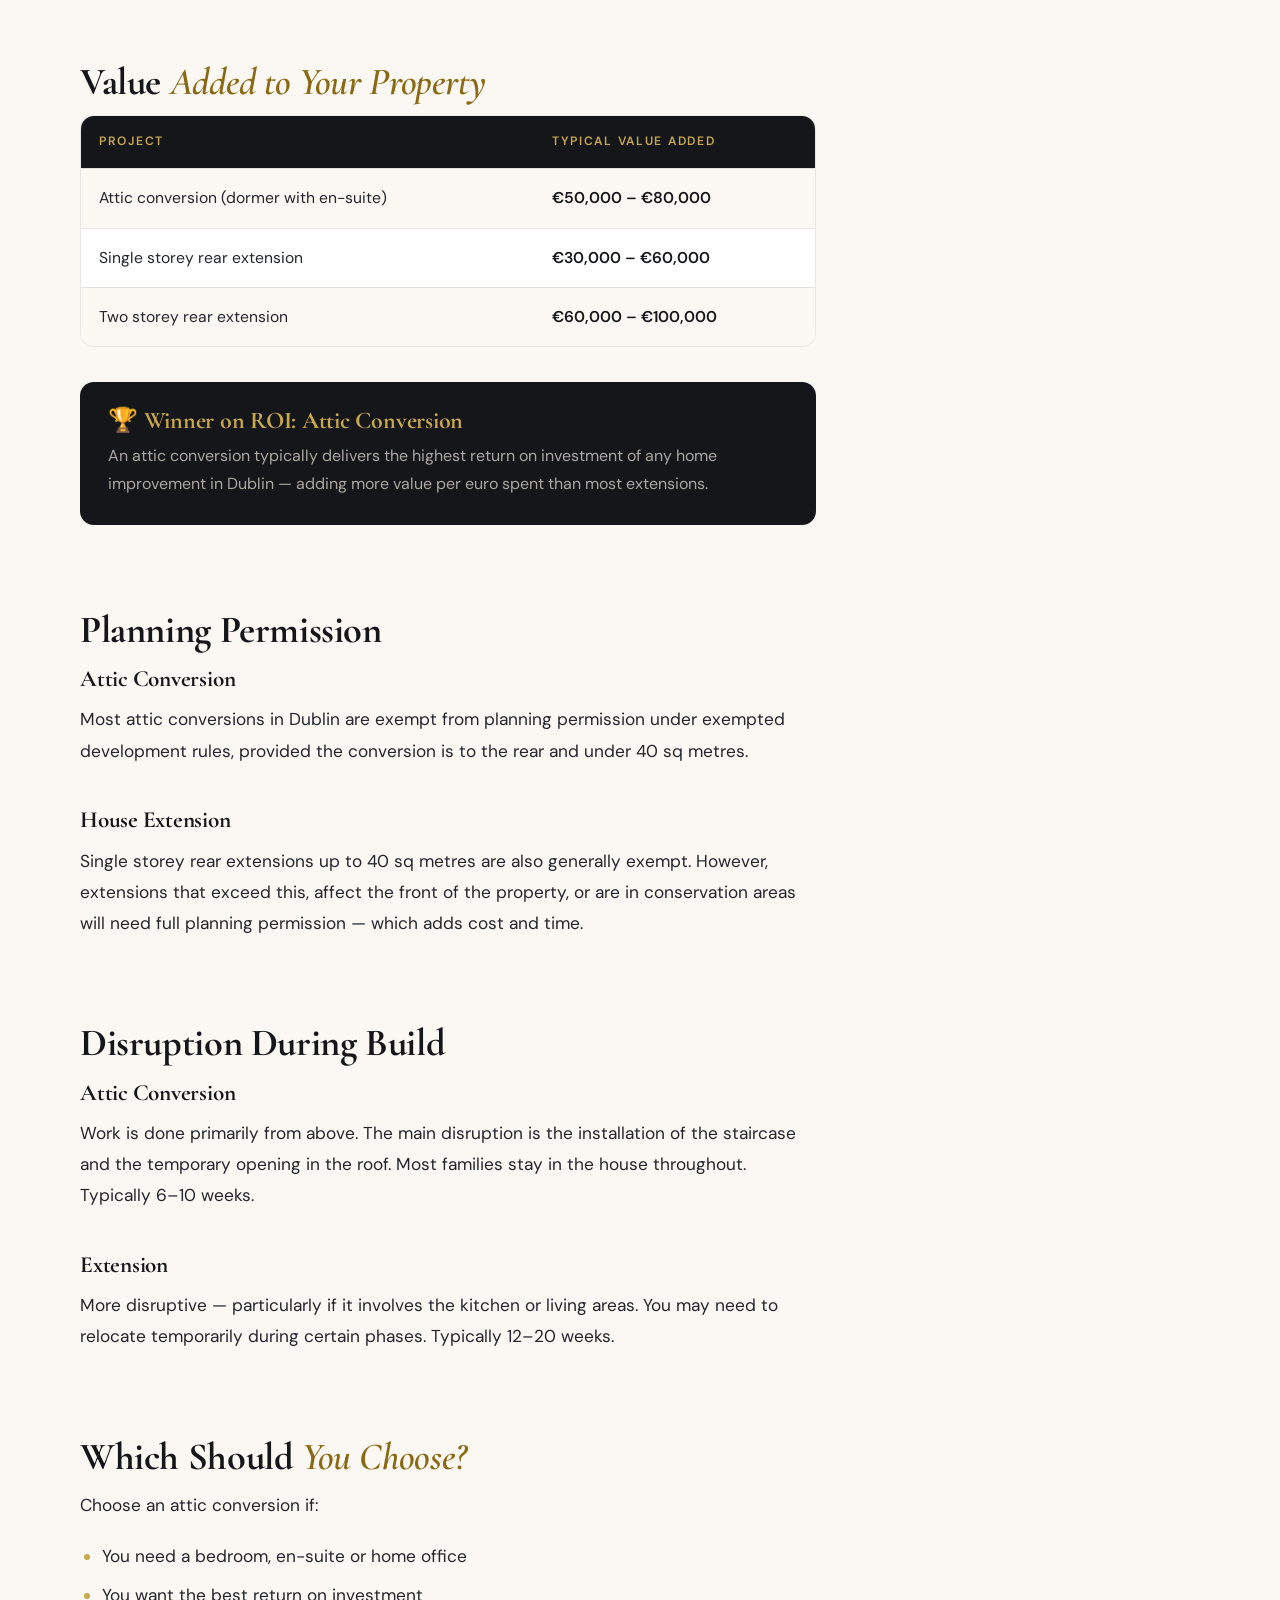
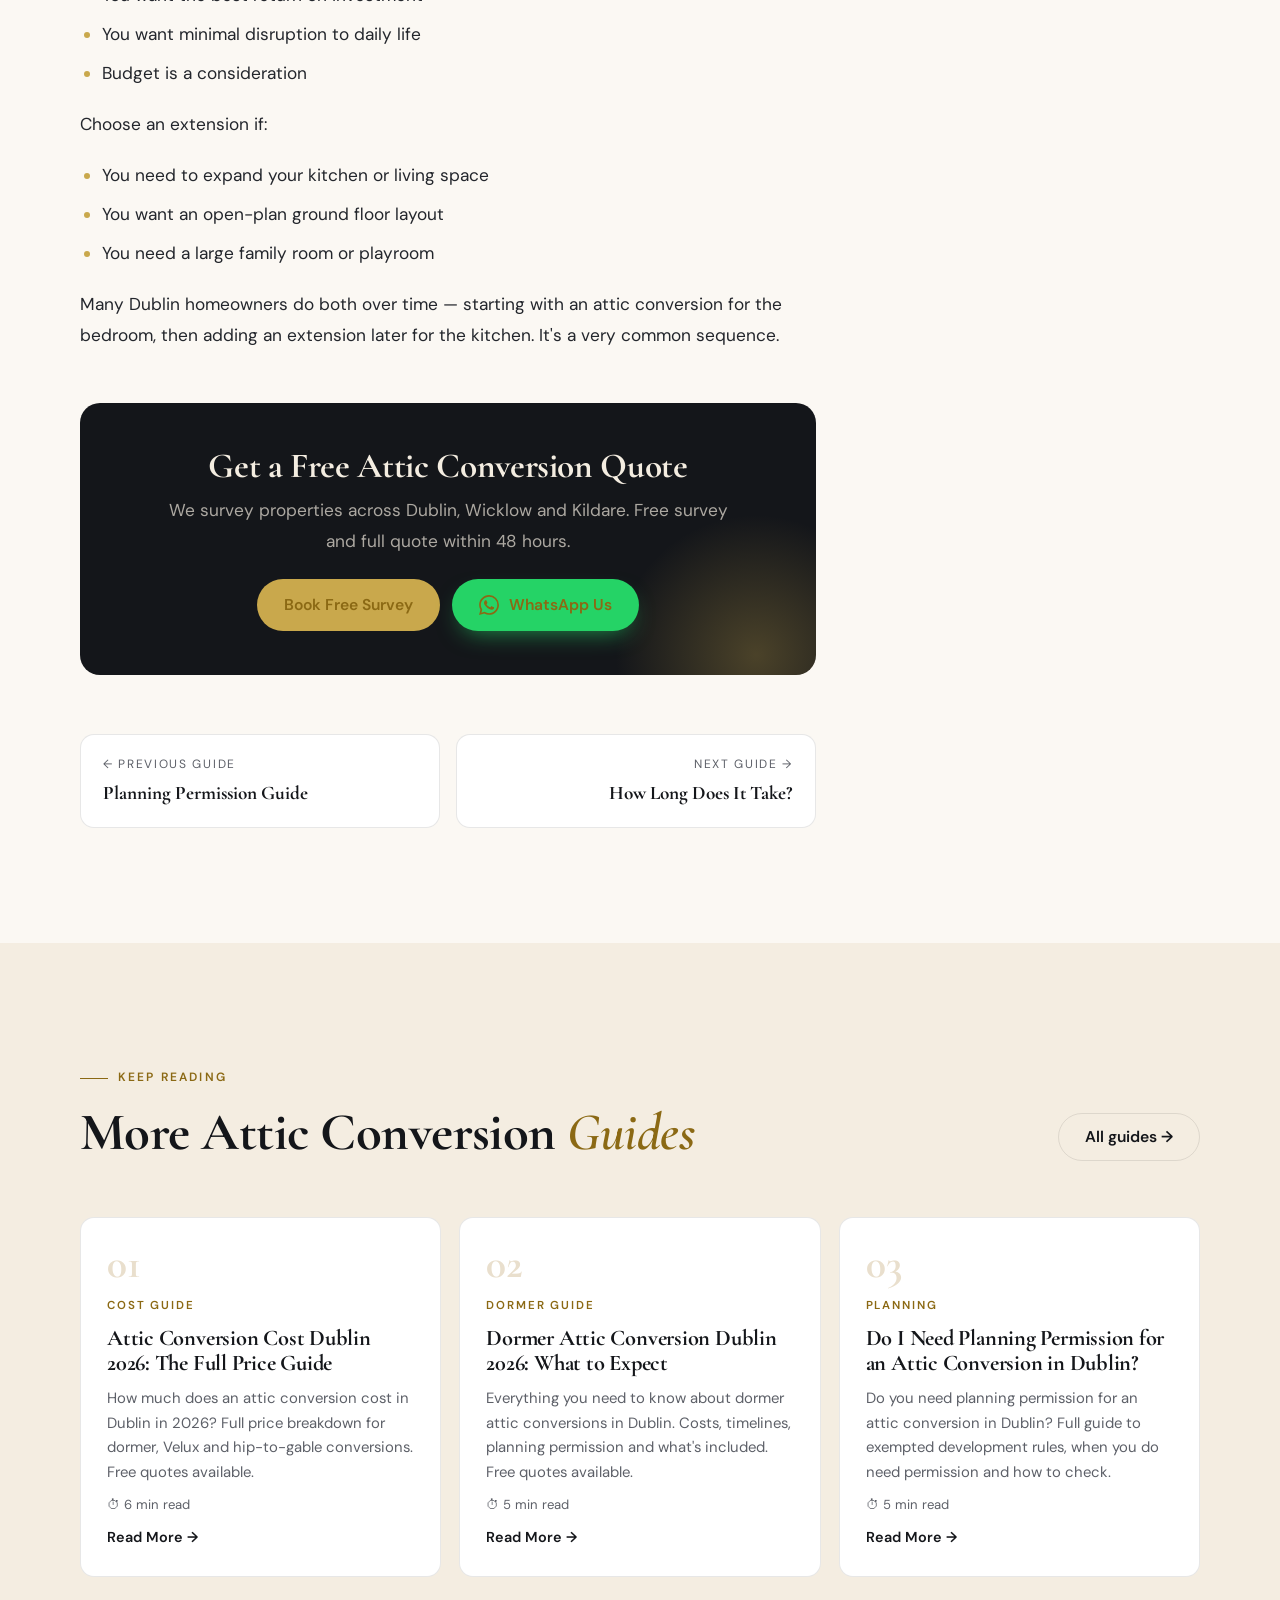
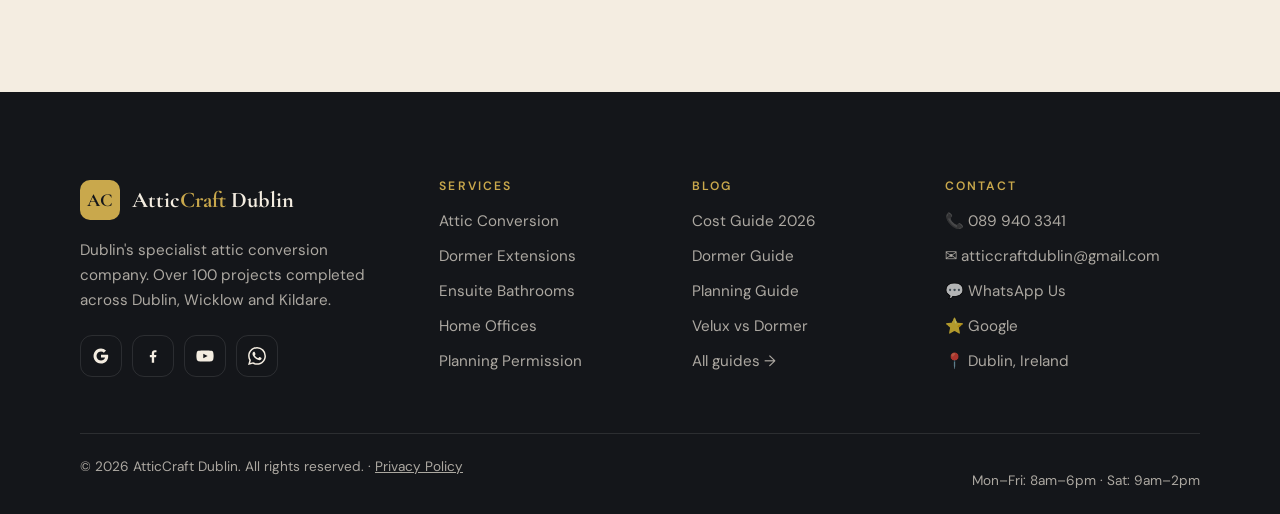
<file: blog/blog-attic-4-vs-extension.html>
<!DOCTYPE html>
<html lang="en-IE" class="no-js">
<head>
<meta charset="UTF-8">
<meta name="viewport" content="width=device-width, initial-scale=1.0">
<title>Attic Conversion vs Extension Dublin: Which Adds More Value? | AtticCraft Dublin</title>
<meta name="description" content="Attic conversion or house extension in Dublin — which gives better value for money? Full cost and ROI comparison for 2026.">
<meta name="keywords" content="attic conversion vs extension dublin, attic conversion or extension ireland, house extension vs loft conversion cost dublin 2026">
<meta name="robots" content="index, follow, max-snippet:-1, max-image-preview:large">
<meta name="author" content="AtticCraft Dublin">
<meta name="geo.region" content="IE">
<meta name="geo.placename" content="Dublin, Ireland">
<meta name="theme-color" content="#14161a">
<link rel="canonical" href="https://atticcraftdublin.ie/blog/blog-attic-4-vs-extension.html">
<link rel="icon" type="image/svg+xml" href="data:image/svg+xml,%3Csvg xmlns='http://www.w3.org/2000/svg' viewBox='0 0 32 32'%3E%3Crect width='32' height='32' rx='6' fill='%230c0c0b'/%3E%3Ctext x='50%25' y='50%25' dominant-baseline='central' text-anchor='middle' font-family='serif' font-weight='900' font-size='14' fill='%23c9a84c'%3EAC%3C/text%3E%3C/svg%3E">
<link rel="sitemap" type="application/xml" href="/sitemap.xml">
<meta property="og:site_name" content="AtticCraft Dublin">
<meta property="og:title" content="Attic Conversion vs Extension Dublin: Which Adds More Value?">
<meta property="og:description" content="Attic conversion or house extension in Dublin — which gives better value for money? Full cost and ROI comparison for 2026.">
<meta property="og:url" content="https://atticcraftdublin.ie/blog/blog-attic-4-vs-extension.html">
<meta property="og:type" content="article">
<meta property="og:locale" content="en_IE">
<meta property="og:image" content="https://atticcraftdublin.ie/img/hero1.jpg">
<meta name="twitter:card" content="summary_large_image">
<meta name="twitter:title" content="Attic Conversion vs Extension Dublin: Which Adds More Value?">
<meta name="twitter:image" content="https://atticcraftdublin.ie/img/hero1.jpg">
<script type="application/ld+json">{"@context": "https://schema.org", "@type": "BlogPosting", "headline": "Attic Conversion vs Extension Dublin: Which Adds More Value?", "description": "Attic conversion or house extension in Dublin — which gives better value for money? Full cost and ROI comparison for 2026.", "url": "https://atticcraftdublin.ie/blog/blog-attic-4-vs-extension.html", "mainEntityOfPage": "https://atticcraftdublin.ie/blog/blog-attic-4-vs-extension.html", "image": "https://atticcraftdublin.ie/img/hero1.jpg", "datePublished": "2026-04-01", "dateModified": "2026-05-14", "inLanguage": "en-IE", "author": {"@type": "Organization", "name": "AtticCraft Dublin", "url": "https://atticcraftdublin.ie"}, "publisher": {"@type": "Organization", "name": "AtticCraft Dublin", "url": "https://atticcraftdublin.ie"}}</script>
<script type="application/ld+json">{"@context": "https://schema.org", "@type": "BreadcrumbList", "itemListElement": [{"@type": "ListItem", "position": 1, "name": "Home", "item": "https://atticcraftdublin.ie/"}, {"@type": "ListItem", "position": 2, "name": "Blog", "item": "https://atticcraftdublin.ie/blog/"}, {"@type": "ListItem", "position": 3, "name": "Attic Conversion vs Extension", "item": "https://atticcraftdublin.ie/blog/blog-attic-4-vs-extension.html"}]}</script>
<!-- Google tag (gtag.js) with Consent Mode v2: nothing is stored until the visitor accepts cookies -->
<script>
  window.dataLayer = window.dataLayer || [];
  function gtag(){dataLayer.push(arguments);}
  gtag("consent", "default", {ad_storage: "denied", ad_user_data: "denied", ad_personalization: "denied", analytics_storage: "denied", wait_for_update: 500});
  gtag("js", new Date());
  gtag("config", "G-K4L8FWQ7PL");
  gtag("config", "AW-972962914");
</script>
<script async src="https://www.googletagmanager.com/gtag/js?id=G-K4L8FWQ7PL"></script>
<link rel="preconnect" href="https://fonts.googleapis.com">
<link rel="preconnect" href="https://fonts.gstatic.com" crossorigin>
<link href="https://fonts.googleapis.com/css2?family=Cormorant+Garamond:ital,wght@0,600;0,700;1,600&family=DM+Sans:wght@400;500;600;700&display=swap" rel="stylesheet">
<link rel="stylesheet" href="../assets/css/style.css">
</head>
<body>
<a class="skip-link" href="#main">Skip to content</a>
<div class="topbar">
  <div class="wrap">
    <div class="topbar-l">
      <a href="tel:+353899403341">📞 +353 89 940 3341</a>
      <a class="hide-sm" href="mailto:atticcraftdublin@gmail.com">✉️ atticcraftdublin@gmail.com</a>
    </div>
    <div class="topbar-r">
      <span>🕐 Mon–Fri 8am–6pm · Sat 9am–2pm</span>
      <span>📍 Dublin, Wicklow &amp; Kildare</span>
    </div>
  </div>
</div>
<header class="site-header">
  <div class="wrap">
    <a href="../index.html" class="logo" aria-label="AtticCraft Dublin home">
      <span class="logo-mark">AC</span><span class="logo-text">Attic<span>Craft</span> Dublin</span>
    </a>
    <nav class="nav" id="nav" aria-label="Main">
      <a href="../index.html#about">About</a>
      <a href="../index.html#process">Process</a>
      <a href="../index.html#pricing">Pricing</a>
      <a href="../index.html#reviews">Reviews</a>
      <div class="nav-dd">
        <button type="button" aria-expanded="false" aria-controls="blog-menu" aria-current="page">Blog <svg viewBox="0 0 12 8" aria-hidden="true"><path d="M1 1l5 5 5-5" fill="none" stroke="currentColor" stroke-width="1.6"/></svg></button>
        <div class="dd-menu" id="blog-menu">
          <a href="../blog/attic-conversion-cost-dublin-2026.html">Attic Conversion Cost Dublin 2026</a>
          <a href="../blog/blog-attic-2-dormer.html">Dormer Attic Conversion Dublin</a>
          <a href="../blog/blog-attic-3-planning.html">Planning Permission Guide</a>
          <a href="../blog/blog-attic-4-vs-extension.html">Attic Conversion vs Extension</a>
          <a href="../blog/blog-attic-5-timeline.html">How Long Does It Take?</a>
          <a href="../blog/blog-attic-6-bedroom-ideas.html">Bedroom Ideas Dublin</a>
          <a href="../blog/blog-attic-7-choose-company.html">How to Choose a Contractor</a>
          <a href="../blog/blog-attic-8-velux-vs-dormer.html">Velux vs Dormer</a>
          <a class="dd-all" href="../blog/index.html">All guides →</a>
        </div>
      </div>
      <a href="../index.html#contact">Contact</a>
      <a href="../index.html#contact" class="btn btn-gold">Free Survey</a>
    </nav>
    <button class="burger" type="button" aria-label="Open menu" aria-expanded="false" aria-controls="nav"><span></span><span></span><span></span></button>
  </div>
</header>
<main id="main">
<section class="page-hero">
  <div class="wrap">
    <ol class="crumbs"><li><a href="../index.html">Home</a></li><li><a href="index.html">Blog</a></li><li aria-current="page">Attic Conversion vs Extension</li></ol>
    <div class="eyebrow">Attic Conversion · Guides · Dublin</div>
    <h1>Attic Conversion vs Extension Dublin:<br><em>Which Adds More Value?</em></h1>
    <div class="article-meta"><span>📅 April 2026</span><span>⏱ 5 min read</span><span>✍️ AtticCraft Dublin</span></div>
  </div>
</section>

<section class="section">
  <div class="wrap article-layout">
    <article>
      <div class="prose">
<p>You need more space. The question is: do you go up — with an attic conversion — or out — with a rear extension? Both are popular choices in Dublin, but they're very different in terms of cost, disruption, planning and return on investment.</p>
<p>Here's a straight comparison to help you decide.</p>

<h2 id="cost-comparison">Cost <em>Comparison</em></h2>
<div class="table-scroll"><table class="compare-table">
<tr><th>Project</th><th>Typical Cost Dublin 2026</th></tr>
<tr><td>Attic conversion (dormer)</td><td>€25,000 – €40,000</td></tr>
<tr><td>Single storey rear extension</td><td>€40,000 – €70,000</td></tr>
<tr><td>Two storey rear extension</td><td>€70,000 – €120,000</td></tr>
<tr><td>Side extension</td><td>€35,000 – €60,000</td></tr>
</table></div>
<div class="highlight-box"><p>💡 An attic conversion is typically <strong>40–60% cheaper</strong> than an equivalent rear extension for the same amount of usable floor space.</p></div>

<h2 id="value-added-to-your-property">Value <em>Added to Your Property</em></h2>
<div class="table-scroll"><table class="compare-table">
<tr><th>Project</th><th>Typical Value Added</th></tr>
<tr><td>Attic conversion (dormer with en-suite)</td><td>€50,000 – €80,000</td></tr>
<tr><td>Single storey rear extension</td><td>€30,000 – €60,000</td></tr>
<tr><td>Two storey rear extension</td><td>€60,000 – €100,000</td></tr>
</table></div>
<div class="winner-box"><h3>🏆 Winner on ROI: Attic Conversion</h3><p>An attic conversion typically delivers the highest return on investment of any home improvement in Dublin — adding more value per euro spent than most extensions.</p></div>

<h2 id="planning-permission">Planning Permission</h2>
<h3>Attic Conversion</h3>
<p>Most attic conversions in Dublin are exempt from planning permission under exempted development rules, provided the conversion is to the rear and under 40 sq metres.</p>
<h3>House Extension</h3>
<p>Single storey rear extensions up to 40 sq metres are also generally exempt. However, extensions that exceed this, affect the front of the property, or are in conservation areas will need full planning permission — which adds cost and time.</p>

<h2 id="disruption-during-build">Disruption During Build</h2>
<h3>Attic Conversion</h3>
<p>Work is done primarily from above. The main disruption is the installation of the staircase and the temporary opening in the roof. Most families stay in the house throughout. Typically 6–10 weeks.</p>
<h3>Extension</h3>
<p>More disruptive — particularly if it involves the kitchen or living areas. You may need to relocate temporarily during certain phases. Typically 12–20 weeks.</p>

<h2 id="which-should-you-choose">Which Should <em>You Choose?</em></h2>
<p>Choose an attic conversion if:</p>
<ul>
<li>You need a bedroom, en-suite or home office</li>
<li>You want the best return on investment</li>
<li>You want minimal disruption to daily life</li>
<li>Budget is a consideration</li>
</ul>
<p>Choose an extension if:</p>
<ul>
<li>You need to expand your kitchen or living space</li>
<li>You want an open-plan ground floor layout</li>
<li>You need a large family room or playroom</li>
</ul>
<p>Many Dublin homeowners do both over time — starting with an attic conversion for the bedroom, then adding an extension later for the kitchen. It's a very common sequence.</p>

<div class="cta-block">
<h3>Get a Free Attic Conversion Quote</h3>
<p>We survey properties across Dublin, Wicklow and Kildare. Free survey and full quote within 48 hours.</p>
<div class="cta-btns"><a href="../index.html#contact" class="btn btn-gold">Book Free Survey</a><a href="https://wa.me/353899403341?text=Hi%2C%20I%27d%20like%20a%20free%20attic%20survey." class="btn btn-wa" target="_blank" rel="noopener"><svg viewBox="0 0 24 24" aria-hidden="true"><path d="M17.472 14.382c-.297-.149-1.758-.867-2.03-.967-.273-.099-.471-.148-.67.15-.197.297-.767.966-.94 1.164-.173.199-.347.223-.644.075-.297-.15-1.255-.463-2.39-1.475-.883-.788-1.48-1.761-1.653-2.059-.173-.297-.018-.458.13-.606.134-.133.298-.347.446-.52.149-.174.198-.298.298-.497.099-.198.05-.371-.025-.52-.075-.149-.669-1.612-.916-2.207-.242-.579-.487-.5-.669-.51-.173-.008-.371-.01-.57-.01-.198 0-.52.074-.792.372-.272.297-1.04 1.016-1.04 2.479 0 1.462 1.065 2.875 1.213 3.074.149.198 2.096 3.2 5.077 4.487.709.306 1.262.489 1.694.625.712.227 1.36.195 1.871.118.571-.085 1.758-.719 2.006-1.413.248-.694.248-1.289.173-1.413-.074-.124-.272-.198-.57-.347m-5.421 7.403h-.004a9.87 9.87 0 01-5.031-1.378l-.361-.214-3.741.982.998-3.648-.235-.374a9.86 9.86 0 01-1.51-5.26c.001-5.45 4.436-9.884 9.888-9.884 2.64 0 5.122 1.03 6.988 2.898a9.825 9.825 0 012.893 6.994c-.003 5.45-4.437 9.884-9.885 9.884m8.413-18.297A11.815 11.815 0 0012.05 0C5.495 0 .16 5.335.157 11.892c0 2.096.547 4.142 1.588 5.945L.057 24l6.305-1.654a11.882 11.882 0 005.683 1.448h.005c6.554 0 11.89-5.335 11.893-11.893a11.821 11.821 0 00-3.48-8.413z"/></svg> WhatsApp Us</a></div>
</div>
      </div>
      <nav class="post-nav" aria-label="More guides"><a href="blog-attic-3-planning.html"><small>← Previous guide</small><span>Planning Permission Guide</span></a><a class="next" href="blog-attic-5-timeline.html"><small>Next guide →</small><span>How Long Does It Take?</span></a></nav>
    </article>
    <aside class="aside">
      <div class="aside-card dark">
        <h3>Free Attic Survey</h3>
        <p>No obligation · Dublin, Wicklow &amp; Kildare. Fixed written quote within 48 hours.</p>
        <a href="https://wa.me/353899403341?text=Hi%2C%20I%27d%20like%20a%20free%20attic%20survey." class="btn btn-wa btn-block" target="_blank" rel="noopener"><svg viewBox="0 0 24 24" aria-hidden="true"><path d="M17.472 14.382c-.297-.149-1.758-.867-2.03-.967-.273-.099-.471-.148-.67.15-.197.297-.767.966-.94 1.164-.173.199-.347.223-.644.075-.297-.15-1.255-.463-2.39-1.475-.883-.788-1.48-1.761-1.653-2.059-.173-.297-.018-.458.13-.606.134-.133.298-.347.446-.52.149-.174.198-.298.298-.497.099-.198.05-.371-.025-.52-.075-.149-.669-1.612-.916-2.207-.242-.579-.487-.5-.669-.51-.173-.008-.371-.01-.57-.01-.198 0-.52.074-.792.372-.272.297-1.04 1.016-1.04 2.479 0 1.462 1.065 2.875 1.213 3.074.149.198 2.096 3.2 5.077 4.487.709.306 1.262.489 1.694.625.712.227 1.36.195 1.871.118.571-.085 1.758-.719 2.006-1.413.248-.694.248-1.289.173-1.413-.074-.124-.272-.198-.57-.347m-5.421 7.403h-.004a9.87 9.87 0 01-5.031-1.378l-.361-.214-3.741.982.998-3.648-.235-.374a9.86 9.86 0 01-1.51-5.26c.001-5.45 4.436-9.884 9.888-9.884 2.64 0 5.122 1.03 6.988 2.898a9.825 9.825 0 012.893 6.994c-.003 5.45-4.437 9.884-9.885 9.884m8.413-18.297A11.815 11.815 0 0012.05 0C5.495 0 .16 5.335.157 11.892c0 2.096.547 4.142 1.588 5.945L.057 24l6.305-1.654a11.882 11.882 0 005.683 1.448h.005c6.554 0 11.89-5.335 11.893-11.893a11.821 11.821 0 00-3.48-8.413z"/></svg> WhatsApp Us</a>
        <a href="../index.html#contact" class="btn btn-ghost btn-block">Request Free Survey →</a>
      </div>
      <div class="aside-card toc-card">
        <div class="aside-title">In this guide</div>
        <ol class="toc">
          <li><a href="#cost-comparison">Cost Comparison</a></li>
          <li><a href="#value-added-to-your-property">Value Added to Your Property</a></li>
          <li><a href="#planning-permission">Planning Permission</a></li>
          <li><a href="#disruption-during-build">Disruption During Build</a></li>
          <li><a href="#which-should-you-choose">Which Should You Choose?</a></li>
        </ol>
      </div>
    </aside>
  </div>
</section>

<section class="section tint">
  <div class="wrap">
    <div class="blog-head section-head" style="max-width:none">
      <div><div class="eyebrow">Keep reading</div><h2>More Attic Conversion <em>Guides</em></h2></div>
      <a href="index.html" class="btn btn-ghost">All guides →</a>
    </div>
    <div class="blog-grid cols-3">
      <a href="../blog/attic-conversion-cost-dublin-2026.html" class="post-card reveal"><div class="post-num">01</div><div class="post-tag">Cost Guide</div><h3>Attic Conversion Cost Dublin 2026: The Full Price Guide</h3><p>How much does an attic conversion cost in Dublin in 2026? Full price breakdown for dormer, Velux and hip-to-gable conversions. Free quotes available.</p><div class="post-meta">⏱ 6 min read</div><span class="post-more">Read More →</span></a>
      <a href="../blog/blog-attic-2-dormer.html" class="post-card reveal"><div class="post-num">02</div><div class="post-tag">Dormer Guide</div><h3>Dormer Attic Conversion Dublin 2026: What to Expect</h3><p>Everything you need to know about dormer attic conversions in Dublin. Costs, timelines, planning permission and what&#x27;s included. Free quotes available.</p><div class="post-meta">⏱ 5 min read</div><span class="post-more">Read More →</span></a>
      <a href="../blog/blog-attic-3-planning.html" class="post-card reveal"><div class="post-num">03</div><div class="post-tag">Planning</div><h3>Do I Need Planning Permission for an Attic Conversion in Dublin?</h3><p>Do you need planning permission for an attic conversion in Dublin? Full guide to exempted development rules, when you do need permission and how to check.</p><div class="post-meta">⏱ 5 min read</div><span class="post-more">Read More →</span></a>
    </div>
  </div>
</section>
</main>
<footer class="site-footer">
  <div class="wrap">
    <div class="foot-grid">
      <div class="foot-brand">
        <a href="../index.html" class="logo"><span class="logo-mark">AC</span><span class="logo-text">Attic<span>Craft</span> Dublin</span></a>
        <p>Dublin's specialist attic conversion company. Over 100 projects completed across Dublin, Wicklow and Kildare.</p>
        <div class="socials">
          <a href="https://share.google/o7XOvdts1RFgbcqTH" target="_blank" rel="noopener" aria-label="Google"><svg viewBox="0 0 24 24" aria-hidden="true"><path d="M21.6 12.2c0-.7-.1-1.4-.2-2H12v3.8h5.4a4.6 4.6 0 01-2 3v2.5h3.2c1.9-1.7 3-4.3 3-7.3zM12 22c2.7 0 5-.9 6.6-2.4l-3.2-2.5c-.9.6-2 1-3.4 1-2.6 0-4.8-1.8-5.6-4.1H3.1v2.6A10 10 0 0012 22zM6.4 14c-.2-.6-.3-1.3-.3-2s.1-1.4.3-2V7.4H3.1A10 10 0 002 12c0 1.6.4 3.2 1.1 4.6L6.4 14zM12 6c1.5 0 2.8.5 3.8 1.5l2.9-2.9A10 10 0 0012 2 10 10 0 003.1 7.4L6.4 10C7.2 7.7 9.4 6 12 6z"/></svg></a>
          <a href="https://www.facebook.com/share/1F2biXya9G/" target="_blank" rel="noopener" aria-label="Facebook"><svg viewBox="0 0 24 24" aria-hidden="true"><path d="M13.5 21v-7.5h2.6l.4-3h-3V8.6c0-.9.3-1.5 1.5-1.5h1.6V4.4c-.3 0-1.2-.1-2.3-.1-2.3 0-3.9 1.4-3.9 4v2.2H7.8v3h2.6V21h3.1z"/></svg></a>
          <a href="https://www.youtube.com/@AtticCraftDublin" target="_blank" rel="noopener" aria-label="YouTube"><svg viewBox="0 0 24 24" aria-hidden="true"><path d="M23 7.2a3 3 0 00-2.1-2.1C19 4.6 12 4.6 12 4.6s-7 0-8.9.5A3 3 0 001 7.2 31 31 0 00.5 12a31 31 0 00.5 4.8 3 3 0 002.1 2.1c1.9.5 8.9.5 8.9.5s7 0 8.9-.5a3 3 0 002.1-2.1 31 31 0 00.5-4.8 31 31 0 00-.5-4.8zM9.7 15V9l5.8 3-5.8 3z"/></svg></a>
          <a href="https://wa.me/353899403341" target="_blank" rel="noopener" aria-label="WhatsApp"><svg viewBox="0 0 24 24" aria-hidden="true"><path d="M17.472 14.382c-.297-.149-1.758-.867-2.03-.967-.273-.099-.471-.148-.67.15-.197.297-.767.966-.94 1.164-.173.199-.347.223-.644.075-.297-.15-1.255-.463-2.39-1.475-.883-.788-1.48-1.761-1.653-2.059-.173-.297-.018-.458.13-.606.134-.133.298-.347.446-.52.149-.174.198-.298.298-.497.099-.198.05-.371-.025-.52-.075-.149-.669-1.612-.916-2.207-.242-.579-.487-.5-.669-.51-.173-.008-.371-.01-.57-.01-.198 0-.52.074-.792.372-.272.297-1.04 1.016-1.04 2.479 0 1.462 1.065 2.875 1.213 3.074.149.198 2.096 3.2 5.077 4.487.709.306 1.262.489 1.694.625.712.227 1.36.195 1.871.118.571-.085 1.758-.719 2.006-1.413.248-.694.248-1.289.173-1.413-.074-.124-.272-.198-.57-.347m-5.421 7.403h-.004a9.87 9.87 0 01-5.031-1.378l-.361-.214-3.741.982.998-3.648-.235-.374a9.86 9.86 0 01-1.51-5.26c.001-5.45 4.436-9.884 9.888-9.884 2.64 0 5.122 1.03 6.988 2.898a9.825 9.825 0 012.893 6.994c-.003 5.45-4.437 9.884-9.885 9.884m8.413-18.297A11.815 11.815 0 0012.05 0C5.495 0 .16 5.335.157 11.892c0 2.096.547 4.142 1.588 5.945L.057 24l6.305-1.654a11.882 11.882 0 005.683 1.448h.005c6.554 0 11.89-5.335 11.893-11.893a11.821 11.821 0 00-3.48-8.413z"/></svg></a>
        </div>
      </div>
      <div class="foot-col">
        <h4>Services</h4>
        <ul>
          <li><a href="../index.html#pricing">Attic Conversion</a></li>
          <li><a href="../blog/blog-attic-2-dormer.html">Dormer Extensions</a></li>
          <li><a href="../blog/blog-attic-6-bedroom-ideas.html">Ensuite Bathrooms</a></li>
          <li><a href="../blog/blog-attic-6-bedroom-ideas.html">Home Offices</a></li>
          <li><a href="../blog/blog-attic-3-planning.html">Planning Permission</a></li>
        </ul>
      </div>
      <div class="foot-col">
        <h4>Blog</h4>
        <ul><li><a href="../blog/attic-conversion-cost-dublin-2026.html">Cost Guide 2026</a></li><li><a href="../blog/blog-attic-2-dormer.html">Dormer Guide</a></li><li><a href="../blog/blog-attic-3-planning.html">Planning Guide</a></li><li><a href="../blog/blog-attic-8-velux-vs-dormer.html">Velux vs Dormer</a></li><li><a href="../blog/index.html">All guides →</a></li></ul>
      </div>
      <div class="foot-col">
        <h4>Contact</h4>
        <ul>
          <li><a href="tel:+353899403341">📞 089 940 3341</a></li>
          <li><a href="mailto:atticcraftdublin@gmail.com">✉️ atticcraftdublin@gmail.com</a></li>
          <li><a href="https://wa.me/353899403341" target="_blank" rel="noopener">💬 WhatsApp Us</a></li>
          <li><a href="https://share.google/o7XOvdts1RFgbcqTH" target="_blank" rel="noopener">⭐ Google</a></li>
          <li>📍 Dublin, Ireland</li>
        </ul>
      </div>
    </div>
    <div class="foot-bot">
      <p>© <span data-year>2026</span> AtticCraft Dublin. All rights reserved. · <button type="button" data-privacy>Privacy Policy</button></p>
      <p>Mon–Fri: 8am–6pm · Sat: 9am–2pm</p>
    </div>
  </div>
</footer>

<a href="https://wa.me/353899403341?text=Hi%2C%20I%27m%20interested%20in%20a%20free%20attic%20survey." class="fab-wa" target="_blank" rel="noopener"><svg viewBox="0 0 24 24" aria-hidden="true"><path d="M17.472 14.382c-.297-.149-1.758-.867-2.03-.967-.273-.099-.471-.148-.67.15-.197.297-.767.966-.94 1.164-.173.199-.347.223-.644.075-.297-.15-1.255-.463-2.39-1.475-.883-.788-1.48-1.761-1.653-2.059-.173-.297-.018-.458.13-.606.134-.133.298-.347.446-.52.149-.174.198-.298.298-.497.099-.198.05-.371-.025-.52-.075-.149-.669-1.612-.916-2.207-.242-.579-.487-.5-.669-.51-.173-.008-.371-.01-.57-.01-.198 0-.52.074-.792.372-.272.297-1.04 1.016-1.04 2.479 0 1.462 1.065 2.875 1.213 3.074.149.198 2.096 3.2 5.077 4.487.709.306 1.262.489 1.694.625.712.227 1.36.195 1.871.118.571-.085 1.758-.719 2.006-1.413.248-.694.248-1.289.173-1.413-.074-.124-.272-.198-.57-.347m-5.421 7.403h-.004a9.87 9.87 0 01-5.031-1.378l-.361-.214-3.741.982.998-3.648-.235-.374a9.86 9.86 0 01-1.51-5.26c.001-5.45 4.436-9.884 9.888-9.884 2.64 0 5.122 1.03 6.988 2.898a9.825 9.825 0 012.893 6.994c-.003 5.45-4.437 9.884-9.885 9.884m8.413-18.297A11.815 11.815 0 0012.05 0C5.495 0 .16 5.335.157 11.892c0 2.096.547 4.142 1.588 5.945L.057 24l6.305-1.654a11.882 11.882 0 005.683 1.448h.005c6.554 0 11.89-5.335 11.893-11.893a11.821 11.821 0 00-3.48-8.413z"/></svg><span>WhatsApp Us</span></a>
<div class="mobile-bar" role="complementary" aria-label="Quick contact">
  <a href="https://wa.me/353899403341?text=Hi%2C%20I%27d%20like%20a%20free%20attic%20survey." class="btn btn-wa" target="_blank" rel="noopener"><svg viewBox="0 0 24 24" aria-hidden="true"><path d="M17.472 14.382c-.297-.149-1.758-.867-2.03-.967-.273-.099-.471-.148-.67.15-.197.297-.767.966-.94 1.164-.173.199-.347.223-.644.075-.297-.15-1.255-.463-2.39-1.475-.883-.788-1.48-1.761-1.653-2.059-.173-.297-.018-.458.13-.606.134-.133.298-.347.446-.52.149-.174.198-.298.298-.497.099-.198.05-.371-.025-.52-.075-.149-.669-1.612-.916-2.207-.242-.579-.487-.5-.669-.51-.173-.008-.371-.01-.57-.01-.198 0-.52.074-.792.372-.272.297-1.04 1.016-1.04 2.479 0 1.462 1.065 2.875 1.213 3.074.149.198 2.096 3.2 5.077 4.487.709.306 1.262.489 1.694.625.712.227 1.36.195 1.871.118.571-.085 1.758-.719 2.006-1.413.248-.694.248-1.289.173-1.413-.074-.124-.272-.198-.57-.347m-5.421 7.403h-.004a9.87 9.87 0 01-5.031-1.378l-.361-.214-3.741.982.998-3.648-.235-.374a9.86 9.86 0 01-1.51-5.26c.001-5.45 4.436-9.884 9.888-9.884 2.64 0 5.122 1.03 6.988 2.898a9.825 9.825 0 012.893 6.994c-.003 5.45-4.437 9.884-9.885 9.884m8.413-18.297A11.815 11.815 0 0012.05 0C5.495 0 .16 5.335.157 11.892c0 2.096.547 4.142 1.588 5.945L.057 24l6.305-1.654a11.882 11.882 0 005.683 1.448h.005c6.554 0 11.89-5.335 11.893-11.893a11.821 11.821 0 00-3.48-8.413z"/></svg> WhatsApp</a>
  <a href="../index.html#contact" class="btn btn-gold">Book Now →</a>
</div>

<div class="cookie" id="cookie" role="region" aria-label="Cookie consent">
  <p>We use cookies to improve your experience and analyse site traffic. <button type="button" class="link" data-privacy>Privacy Policy</button></p>
  <div class="btns">
    <button type="button" class="btn btn-ghost" data-cookie="declined">Decline</button>
    <button type="button" class="btn btn-gold" data-cookie="accepted">Accept</button>
  </div>
</div>

<dialog class="privacy" id="privacy" aria-labelledby="privacy-title">
  <div class="privacy-inner">
    <h2 id="privacy-title">Privacy Policy</h2>
    <p>Last updated: May 2026. This policy covers AtticCraft Dublin at atticcraftdublin.ie.</p>
    <h3>What we collect</h3>
    <ul>
      <li>Contact form submissions (name, phone, email, area)</li>
      <li>Website usage data via Google Analytics (anonymised)</li>
      <li>Cookies for analytics and ad performance tracking</li>
    </ul>
    <h3>How we use it</h3>
    <ul>
      <li>To respond to survey and quote requests</li>
      <li>To improve our website and services</li>
      <li>We never sell your data to third parties</li>
    </ul>
    <h3>Third party services</h3>
    <p>We use Google Analytics, Google Ads (AW-972962914), and Formspree for form handling. All comply with GDPR.</p>
    <h3>Your rights</h3>
    <p>You have the right to access, correct or delete your data. Contact us at <a href="mailto:atticcraftdublin@gmail.com">atticcraftdublin@gmail.com</a>.</p>
    <button type="button" class="btn btn-dark" data-close>Close</button>
  </div>
</dialog>

<script src="../assets/js/main.js" defer></script>
</body>
</html>
</file>
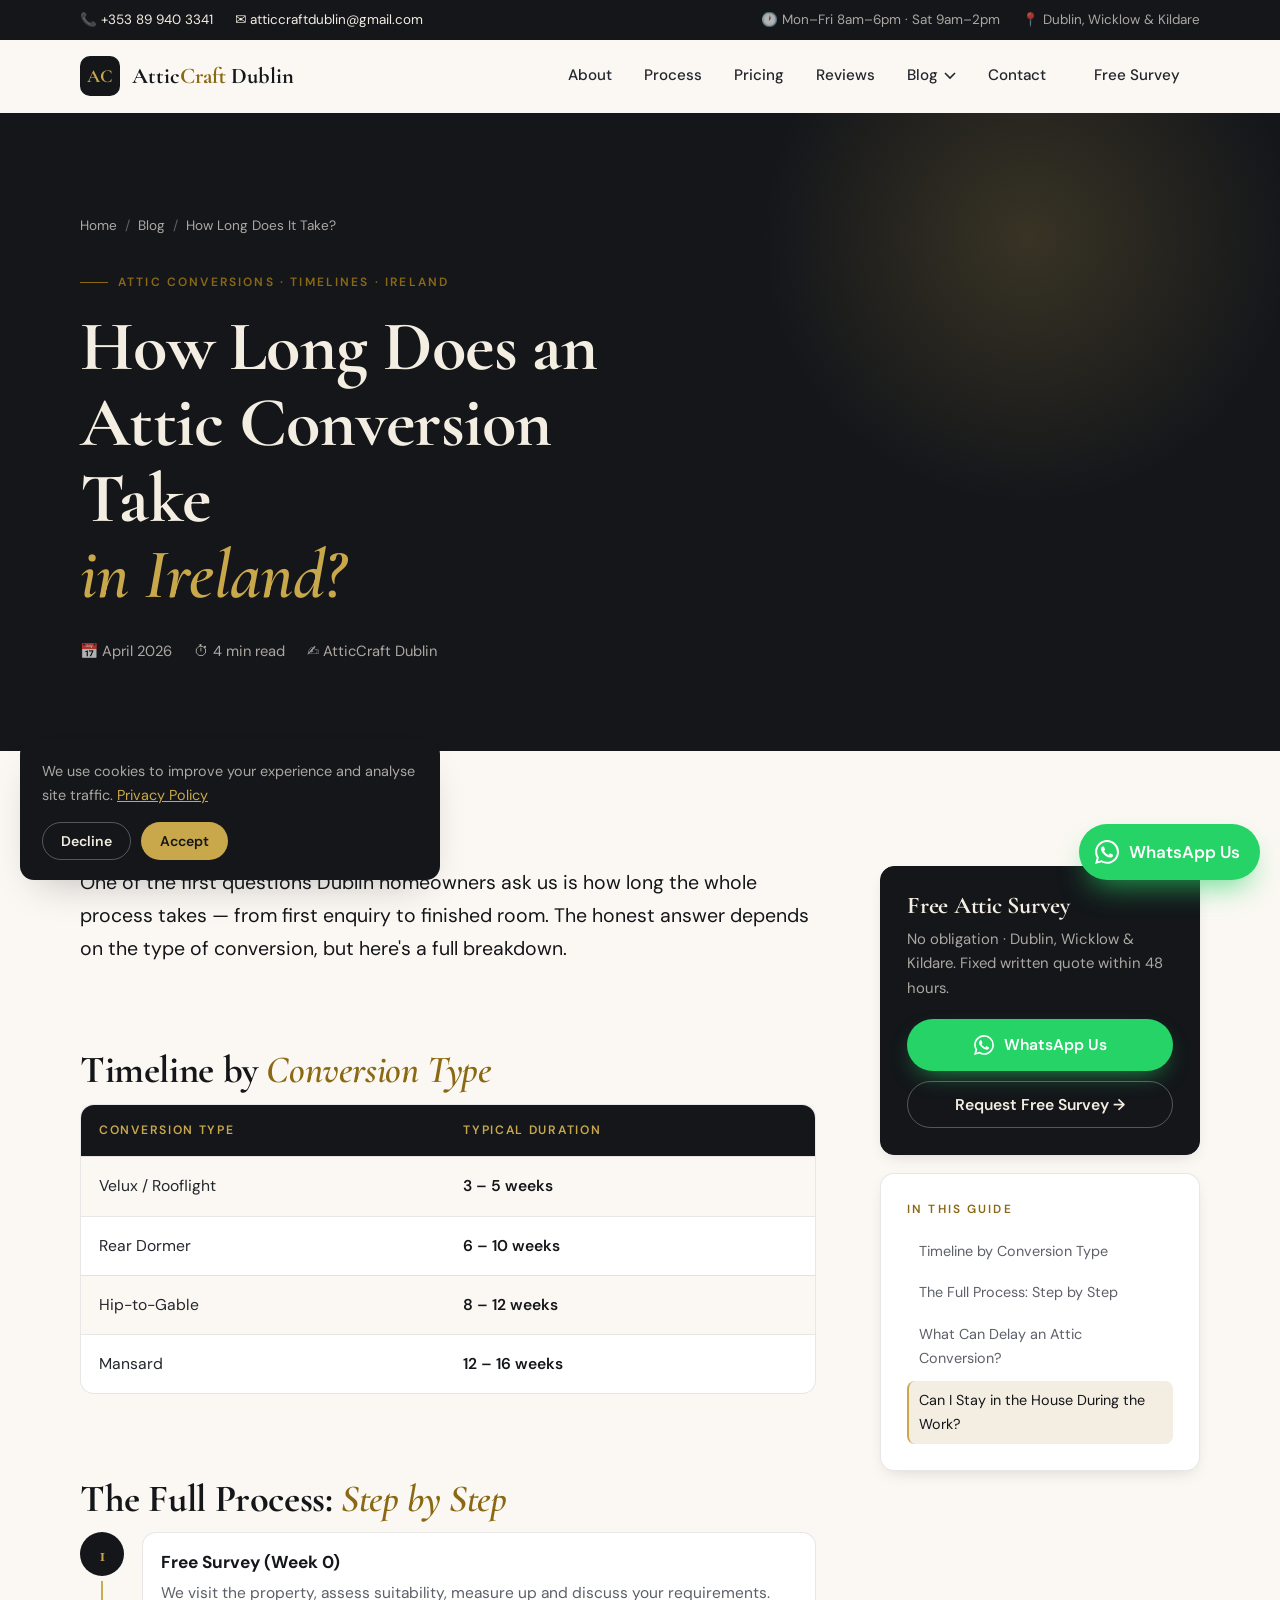
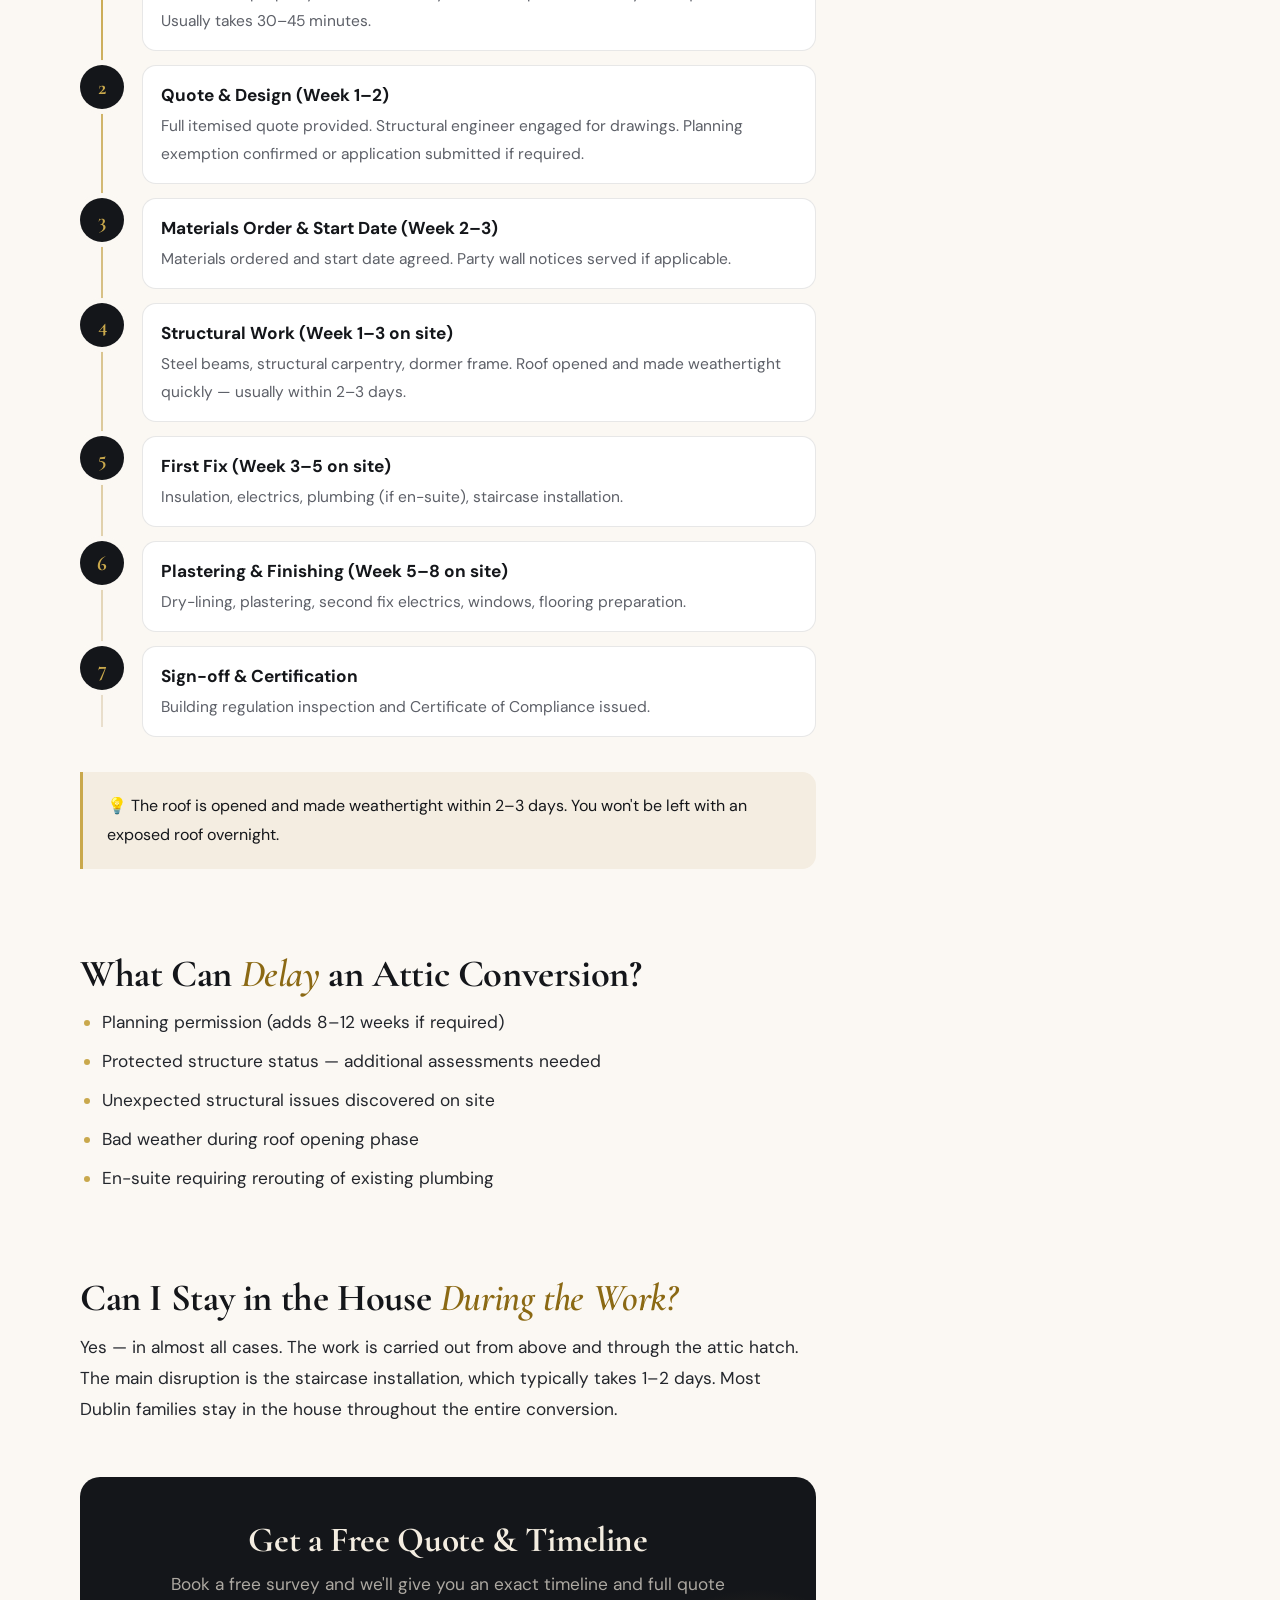
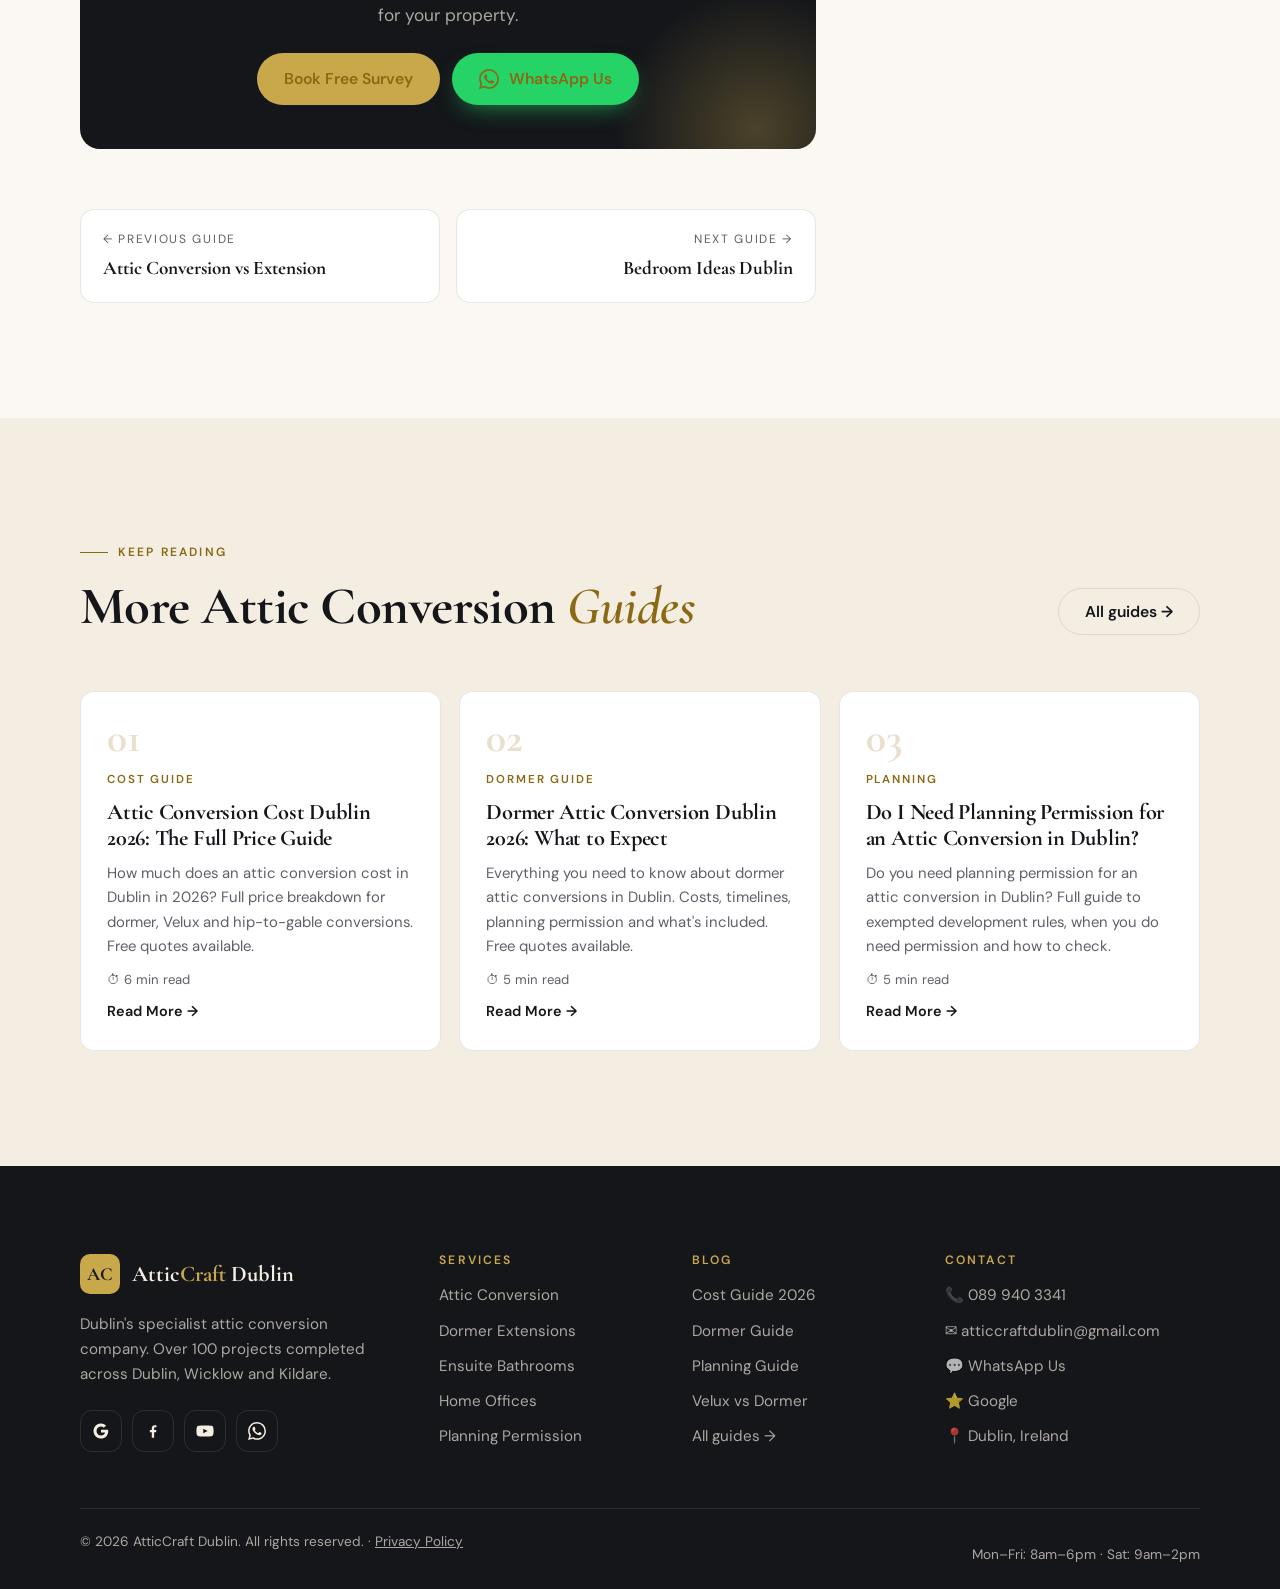
<file: blog/blog-attic-5-timeline.html>
<!DOCTYPE html>
<html lang="en-IE" class="no-js">
<head>
<meta charset="UTF-8">
<meta name="viewport" content="width=device-width, initial-scale=1.0">
<title>How Long Does an Attic Conversion Take in Ireland? | AtticCraft Dublin</title>
<meta name="description" content="How long does an attic conversion take in Ireland? Full timeline from survey to completion for Velux, dormer and hip-to-gable conversions in Dublin.">
<meta name="keywords" content="how long does attic conversion take ireland, attic conversion timeline dublin, attic conversion duration ireland 2026">
<meta name="robots" content="index, follow, max-snippet:-1, max-image-preview:large">
<meta name="author" content="AtticCraft Dublin">
<meta name="geo.region" content="IE">
<meta name="geo.placename" content="Dublin, Ireland">
<meta name="theme-color" content="#14161a">
<link rel="canonical" href="https://atticcraftdublin.ie/blog/blog-attic-5-timeline.html">
<link rel="icon" type="image/svg+xml" href="data:image/svg+xml,%3Csvg xmlns='http://www.w3.org/2000/svg' viewBox='0 0 32 32'%3E%3Crect width='32' height='32' rx='6' fill='%230c0c0b'/%3E%3Ctext x='50%25' y='50%25' dominant-baseline='central' text-anchor='middle' font-family='serif' font-weight='900' font-size='14' fill='%23c9a84c'%3EAC%3C/text%3E%3C/svg%3E">
<link rel="sitemap" type="application/xml" href="/sitemap.xml">
<meta property="og:site_name" content="AtticCraft Dublin">
<meta property="og:title" content="How Long Does an Attic Conversion Take in Ireland?">
<meta property="og:description" content="How long does an attic conversion take in Ireland? Full timeline from survey to completion for Velux, dormer and hip-to-gable conversions in Dublin.">
<meta property="og:url" content="https://atticcraftdublin.ie/blog/blog-attic-5-timeline.html">
<meta property="og:type" content="article">
<meta property="og:locale" content="en_IE">
<meta property="og:image" content="https://atticcraftdublin.ie/img/hero1.jpg">
<meta name="twitter:card" content="summary_large_image">
<meta name="twitter:title" content="How Long Does an Attic Conversion Take in Ireland?">
<meta name="twitter:image" content="https://atticcraftdublin.ie/img/hero1.jpg">
<script type="application/ld+json">{"@context": "https://schema.org", "@type": "BlogPosting", "headline": "How Long Does an Attic Conversion Take in Ireland?", "description": "How long does an attic conversion take in Ireland? Full timeline from survey to completion for Velux, dormer and hip-to-gable conversions in Dublin.", "url": "https://atticcraftdublin.ie/blog/blog-attic-5-timeline.html", "mainEntityOfPage": "https://atticcraftdublin.ie/blog/blog-attic-5-timeline.html", "image": "https://atticcraftdublin.ie/img/hero1.jpg", "datePublished": "2026-04-01", "dateModified": "2026-05-14", "inLanguage": "en-IE", "author": {"@type": "Organization", "name": "AtticCraft Dublin", "url": "https://atticcraftdublin.ie"}, "publisher": {"@type": "Organization", "name": "AtticCraft Dublin", "url": "https://atticcraftdublin.ie"}}</script>
<script type="application/ld+json">{"@context": "https://schema.org", "@type": "BreadcrumbList", "itemListElement": [{"@type": "ListItem", "position": 1, "name": "Home", "item": "https://atticcraftdublin.ie/"}, {"@type": "ListItem", "position": 2, "name": "Blog", "item": "https://atticcraftdublin.ie/blog/"}, {"@type": "ListItem", "position": 3, "name": "How Long Does It Take?", "item": "https://atticcraftdublin.ie/blog/blog-attic-5-timeline.html"}]}</script>
<!-- Google tag (gtag.js) with Consent Mode v2: nothing is stored until the visitor accepts cookies -->
<script>
  window.dataLayer = window.dataLayer || [];
  function gtag(){dataLayer.push(arguments);}
  gtag("consent", "default", {ad_storage: "denied", ad_user_data: "denied", ad_personalization: "denied", analytics_storage: "denied", wait_for_update: 500});
  gtag("js", new Date());
  gtag("config", "G-K4L8FWQ7PL");
  gtag("config", "AW-972962914");
</script>
<script async src="https://www.googletagmanager.com/gtag/js?id=G-K4L8FWQ7PL"></script>
<link rel="preconnect" href="https://fonts.googleapis.com">
<link rel="preconnect" href="https://fonts.gstatic.com" crossorigin>
<link href="https://fonts.googleapis.com/css2?family=Cormorant+Garamond:ital,wght@0,600;0,700;1,600&family=DM+Sans:wght@400;500;600;700&display=swap" rel="stylesheet">
<link rel="stylesheet" href="../assets/css/style.css">
</head>
<body>
<a class="skip-link" href="#main">Skip to content</a>
<div class="topbar">
  <div class="wrap">
    <div class="topbar-l">
      <a href="tel:+353899403341">📞 +353 89 940 3341</a>
      <a class="hide-sm" href="mailto:atticcraftdublin@gmail.com">✉️ atticcraftdublin@gmail.com</a>
    </div>
    <div class="topbar-r">
      <span>🕐 Mon–Fri 8am–6pm · Sat 9am–2pm</span>
      <span>📍 Dublin, Wicklow &amp; Kildare</span>
    </div>
  </div>
</div>
<header class="site-header">
  <div class="wrap">
    <a href="../index.html" class="logo" aria-label="AtticCraft Dublin home">
      <span class="logo-mark">AC</span><span class="logo-text">Attic<span>Craft</span> Dublin</span>
    </a>
    <nav class="nav" id="nav" aria-label="Main">
      <a href="../index.html#about">About</a>
      <a href="../index.html#process">Process</a>
      <a href="../index.html#pricing">Pricing</a>
      <a href="../index.html#reviews">Reviews</a>
      <div class="nav-dd">
        <button type="button" aria-expanded="false" aria-controls="blog-menu" aria-current="page">Blog <svg viewBox="0 0 12 8" aria-hidden="true"><path d="M1 1l5 5 5-5" fill="none" stroke="currentColor" stroke-width="1.6"/></svg></button>
        <div class="dd-menu" id="blog-menu">
          <a href="../blog/attic-conversion-cost-dublin-2026.html">Attic Conversion Cost Dublin 2026</a>
          <a href="../blog/blog-attic-2-dormer.html">Dormer Attic Conversion Dublin</a>
          <a href="../blog/blog-attic-3-planning.html">Planning Permission Guide</a>
          <a href="../blog/blog-attic-4-vs-extension.html">Attic Conversion vs Extension</a>
          <a href="../blog/blog-attic-5-timeline.html">How Long Does It Take?</a>
          <a href="../blog/blog-attic-6-bedroom-ideas.html">Bedroom Ideas Dublin</a>
          <a href="../blog/blog-attic-7-choose-company.html">How to Choose a Contractor</a>
          <a href="../blog/blog-attic-8-velux-vs-dormer.html">Velux vs Dormer</a>
          <a class="dd-all" href="../blog/index.html">All guides →</a>
        </div>
      </div>
      <a href="../index.html#contact">Contact</a>
      <a href="../index.html#contact" class="btn btn-gold">Free Survey</a>
    </nav>
    <button class="burger" type="button" aria-label="Open menu" aria-expanded="false" aria-controls="nav"><span></span><span></span><span></span></button>
  </div>
</header>
<main id="main">
<section class="page-hero">
  <div class="wrap">
    <ol class="crumbs"><li><a href="../index.html">Home</a></li><li><a href="index.html">Blog</a></li><li aria-current="page">How Long Does It Take?</li></ol>
    <div class="eyebrow">Attic Conversions · Timelines · Ireland</div>
    <h1>How Long Does an Attic Conversion Take<br><em>in Ireland?</em></h1>
    <div class="article-meta"><span>📅 April 2026</span><span>⏱ 4 min read</span><span>✍️ AtticCraft Dublin</span></div>
  </div>
</section>

<section class="section">
  <div class="wrap article-layout">
    <article>
      <div class="prose">
<p>One of the first questions Dublin homeowners ask us is how long the whole process takes — from first enquiry to finished room. The honest answer depends on the type of conversion, but here's a full breakdown.</p>

<h2 id="timeline-by-conversion-type">Timeline by <em>Conversion Type</em></h2>
<div class="table-scroll"><table class="price-table">
<tr><th>Conversion Type</th><th>Typical Duration</th></tr>
<tr><td>Velux / Rooflight</td><td>3 – 5 weeks</td></tr>
<tr><td>Rear Dormer</td><td>6 – 10 weeks</td></tr>
<tr><td>Hip-to-Gable</td><td>8 – 12 weeks</td></tr>
<tr><td>Mansard</td><td>12 – 16 weeks</td></tr>
</table></div>

<h2 id="the-full-process-step-by-step">The Full Process: <em>Step by Step</em></h2>
<div class="timeline">
<div class="timeline-item"><div class="timeline-num">1</div><div class="timeline-content"><div class="timeline-title">Free Survey (Week 0)</div><div class="timeline-desc">We visit the property, assess suitability, measure up and discuss your requirements. Usually takes 30–45 minutes.</div></div></div>
<div class="timeline-item"><div class="timeline-num">2</div><div class="timeline-content"><div class="timeline-title">Quote & Design (Week 1–2)</div><div class="timeline-desc">Full itemised quote provided. Structural engineer engaged for drawings. Planning exemption confirmed or application submitted if required.</div></div></div>
<div class="timeline-item"><div class="timeline-num">3</div><div class="timeline-content"><div class="timeline-title">Materials Order & Start Date (Week 2–3)</div><div class="timeline-desc">Materials ordered and start date agreed. Party wall notices served if applicable.</div></div></div>
<div class="timeline-item"><div class="timeline-num">4</div><div class="timeline-content"><div class="timeline-title">Structural Work (Week 1–3 on site)</div><div class="timeline-desc">Steel beams, structural carpentry, dormer frame. Roof opened and made weathertight quickly — usually within 2–3 days.</div></div></div>
<div class="timeline-item"><div class="timeline-num">5</div><div class="timeline-content"><div class="timeline-title">First Fix (Week 3–5 on site)</div><div class="timeline-desc">Insulation, electrics, plumbing (if en-suite), staircase installation.</div></div></div>
<div class="timeline-item"><div class="timeline-num">6</div><div class="timeline-content"><div class="timeline-title">Plastering & Finishing (Week 5–8 on site)</div><div class="timeline-desc">Dry-lining, plastering, second fix electrics, windows, flooring preparation.</div></div></div>
<div class="timeline-item"><div class="timeline-num">7</div><div class="timeline-content"><div class="timeline-title">Sign-off & Certification</div><div class="timeline-desc">Building regulation inspection and Certificate of Compliance issued.</div></div></div>
</div>

<div class="highlight-box"><p>💡 The roof is opened and made weathertight within 2–3 days. You won't be left with an exposed roof overnight.</p></div>

<h2 id="what-can-delay-an-attic-conversion">What Can <em>Delay</em> an Attic Conversion?</h2>
<ul>
<li>Planning permission (adds 8–12 weeks if required)</li>
<li>Protected structure status — additional assessments needed</li>
<li>Unexpected structural issues discovered on site</li>
<li>Bad weather during roof opening phase</li>
<li>En-suite requiring rerouting of existing plumbing</li>
</ul>

<h2 id="can-i-stay-in-the-house-during-the-work">Can I Stay in the House <em>During the Work?</em></h2>
<p>Yes — in almost all cases. The work is carried out from above and through the attic hatch. The main disruption is the staircase installation, which typically takes 1–2 days. Most Dublin families stay in the house throughout the entire conversion.</p>

<div class="cta-block">
<h3>Get a Free Quote & Timeline</h3>
<p>Book a free survey and we'll give you an exact timeline and full quote for your property.</p>
<div class="cta-btns"><a href="../index.html#contact" class="btn btn-gold">Book Free Survey</a><a href="https://wa.me/353899403341?text=Hi%2C%20I%27d%20like%20a%20free%20attic%20survey." class="btn btn-wa" target="_blank" rel="noopener"><svg viewBox="0 0 24 24" aria-hidden="true"><path d="M17.472 14.382c-.297-.149-1.758-.867-2.03-.967-.273-.099-.471-.148-.67.15-.197.297-.767.966-.94 1.164-.173.199-.347.223-.644.075-.297-.15-1.255-.463-2.39-1.475-.883-.788-1.48-1.761-1.653-2.059-.173-.297-.018-.458.13-.606.134-.133.298-.347.446-.52.149-.174.198-.298.298-.497.099-.198.05-.371-.025-.52-.075-.149-.669-1.612-.916-2.207-.242-.579-.487-.5-.669-.51-.173-.008-.371-.01-.57-.01-.198 0-.52.074-.792.372-.272.297-1.04 1.016-1.04 2.479 0 1.462 1.065 2.875 1.213 3.074.149.198 2.096 3.2 5.077 4.487.709.306 1.262.489 1.694.625.712.227 1.36.195 1.871.118.571-.085 1.758-.719 2.006-1.413.248-.694.248-1.289.173-1.413-.074-.124-.272-.198-.57-.347m-5.421 7.403h-.004a9.87 9.87 0 01-5.031-1.378l-.361-.214-3.741.982.998-3.648-.235-.374a9.86 9.86 0 01-1.51-5.26c.001-5.45 4.436-9.884 9.888-9.884 2.64 0 5.122 1.03 6.988 2.898a9.825 9.825 0 012.893 6.994c-.003 5.45-4.437 9.884-9.885 9.884m8.413-18.297A11.815 11.815 0 0012.05 0C5.495 0 .16 5.335.157 11.892c0 2.096.547 4.142 1.588 5.945L.057 24l6.305-1.654a11.882 11.882 0 005.683 1.448h.005c6.554 0 11.89-5.335 11.893-11.893a11.821 11.821 0 00-3.48-8.413z"/></svg> WhatsApp Us</a></div>
</div>
      </div>
      <nav class="post-nav" aria-label="More guides"><a href="blog-attic-4-vs-extension.html"><small>← Previous guide</small><span>Attic Conversion vs Extension</span></a><a class="next" href="blog-attic-6-bedroom-ideas.html"><small>Next guide →</small><span>Bedroom Ideas Dublin</span></a></nav>
    </article>
    <aside class="aside">
      <div class="aside-card dark">
        <h3>Free Attic Survey</h3>
        <p>No obligation · Dublin, Wicklow &amp; Kildare. Fixed written quote within 48 hours.</p>
        <a href="https://wa.me/353899403341?text=Hi%2C%20I%27d%20like%20a%20free%20attic%20survey." class="btn btn-wa btn-block" target="_blank" rel="noopener"><svg viewBox="0 0 24 24" aria-hidden="true"><path d="M17.472 14.382c-.297-.149-1.758-.867-2.03-.967-.273-.099-.471-.148-.67.15-.197.297-.767.966-.94 1.164-.173.199-.347.223-.644.075-.297-.15-1.255-.463-2.39-1.475-.883-.788-1.48-1.761-1.653-2.059-.173-.297-.018-.458.13-.606.134-.133.298-.347.446-.52.149-.174.198-.298.298-.497.099-.198.05-.371-.025-.52-.075-.149-.669-1.612-.916-2.207-.242-.579-.487-.5-.669-.51-.173-.008-.371-.01-.57-.01-.198 0-.52.074-.792.372-.272.297-1.04 1.016-1.04 2.479 0 1.462 1.065 2.875 1.213 3.074.149.198 2.096 3.2 5.077 4.487.709.306 1.262.489 1.694.625.712.227 1.36.195 1.871.118.571-.085 1.758-.719 2.006-1.413.248-.694.248-1.289.173-1.413-.074-.124-.272-.198-.57-.347m-5.421 7.403h-.004a9.87 9.87 0 01-5.031-1.378l-.361-.214-3.741.982.998-3.648-.235-.374a9.86 9.86 0 01-1.51-5.26c.001-5.45 4.436-9.884 9.888-9.884 2.64 0 5.122 1.03 6.988 2.898a9.825 9.825 0 012.893 6.994c-.003 5.45-4.437 9.884-9.885 9.884m8.413-18.297A11.815 11.815 0 0012.05 0C5.495 0 .16 5.335.157 11.892c0 2.096.547 4.142 1.588 5.945L.057 24l6.305-1.654a11.882 11.882 0 005.683 1.448h.005c6.554 0 11.89-5.335 11.893-11.893a11.821 11.821 0 00-3.48-8.413z"/></svg> WhatsApp Us</a>
        <a href="../index.html#contact" class="btn btn-ghost btn-block">Request Free Survey →</a>
      </div>
      <div class="aside-card toc-card">
        <div class="aside-title">In this guide</div>
        <ol class="toc">
          <li><a href="#timeline-by-conversion-type">Timeline by Conversion Type</a></li>
          <li><a href="#the-full-process-step-by-step">The Full Process: Step by Step</a></li>
          <li><a href="#what-can-delay-an-attic-conversion">What Can Delay an Attic Conversion?</a></li>
          <li><a href="#can-i-stay-in-the-house-during-the-work">Can I Stay in the House During the Work?</a></li>
        </ol>
      </div>
    </aside>
  </div>
</section>

<section class="section tint">
  <div class="wrap">
    <div class="blog-head section-head" style="max-width:none">
      <div><div class="eyebrow">Keep reading</div><h2>More Attic Conversion <em>Guides</em></h2></div>
      <a href="index.html" class="btn btn-ghost">All guides →</a>
    </div>
    <div class="blog-grid cols-3">
      <a href="../blog/attic-conversion-cost-dublin-2026.html" class="post-card reveal"><div class="post-num">01</div><div class="post-tag">Cost Guide</div><h3>Attic Conversion Cost Dublin 2026: The Full Price Guide</h3><p>How much does an attic conversion cost in Dublin in 2026? Full price breakdown for dormer, Velux and hip-to-gable conversions. Free quotes available.</p><div class="post-meta">⏱ 6 min read</div><span class="post-more">Read More →</span></a>
      <a href="../blog/blog-attic-2-dormer.html" class="post-card reveal"><div class="post-num">02</div><div class="post-tag">Dormer Guide</div><h3>Dormer Attic Conversion Dublin 2026: What to Expect</h3><p>Everything you need to know about dormer attic conversions in Dublin. Costs, timelines, planning permission and what&#x27;s included. Free quotes available.</p><div class="post-meta">⏱ 5 min read</div><span class="post-more">Read More →</span></a>
      <a href="../blog/blog-attic-3-planning.html" class="post-card reveal"><div class="post-num">03</div><div class="post-tag">Planning</div><h3>Do I Need Planning Permission for an Attic Conversion in Dublin?</h3><p>Do you need planning permission for an attic conversion in Dublin? Full guide to exempted development rules, when you do need permission and how to check.</p><div class="post-meta">⏱ 5 min read</div><span class="post-more">Read More →</span></a>
    </div>
  </div>
</section>
</main>
<footer class="site-footer">
  <div class="wrap">
    <div class="foot-grid">
      <div class="foot-brand">
        <a href="../index.html" class="logo"><span class="logo-mark">AC</span><span class="logo-text">Attic<span>Craft</span> Dublin</span></a>
        <p>Dublin's specialist attic conversion company. Over 100 projects completed across Dublin, Wicklow and Kildare.</p>
        <div class="socials">
          <a href="https://share.google/o7XOvdts1RFgbcqTH" target="_blank" rel="noopener" aria-label="Google"><svg viewBox="0 0 24 24" aria-hidden="true"><path d="M21.6 12.2c0-.7-.1-1.4-.2-2H12v3.8h5.4a4.6 4.6 0 01-2 3v2.5h3.2c1.9-1.7 3-4.3 3-7.3zM12 22c2.7 0 5-.9 6.6-2.4l-3.2-2.5c-.9.6-2 1-3.4 1-2.6 0-4.8-1.8-5.6-4.1H3.1v2.6A10 10 0 0012 22zM6.4 14c-.2-.6-.3-1.3-.3-2s.1-1.4.3-2V7.4H3.1A10 10 0 002 12c0 1.6.4 3.2 1.1 4.6L6.4 14zM12 6c1.5 0 2.8.5 3.8 1.5l2.9-2.9A10 10 0 0012 2 10 10 0 003.1 7.4L6.4 10C7.2 7.7 9.4 6 12 6z"/></svg></a>
          <a href="https://www.facebook.com/share/1F2biXya9G/" target="_blank" rel="noopener" aria-label="Facebook"><svg viewBox="0 0 24 24" aria-hidden="true"><path d="M13.5 21v-7.5h2.6l.4-3h-3V8.6c0-.9.3-1.5 1.5-1.5h1.6V4.4c-.3 0-1.2-.1-2.3-.1-2.3 0-3.9 1.4-3.9 4v2.2H7.8v3h2.6V21h3.1z"/></svg></a>
          <a href="https://www.youtube.com/@AtticCraftDublin" target="_blank" rel="noopener" aria-label="YouTube"><svg viewBox="0 0 24 24" aria-hidden="true"><path d="M23 7.2a3 3 0 00-2.1-2.1C19 4.6 12 4.6 12 4.6s-7 0-8.9.5A3 3 0 001 7.2 31 31 0 00.5 12a31 31 0 00.5 4.8 3 3 0 002.1 2.1c1.9.5 8.9.5 8.9.5s7 0 8.9-.5a3 3 0 002.1-2.1 31 31 0 00.5-4.8 31 31 0 00-.5-4.8zM9.7 15V9l5.8 3-5.8 3z"/></svg></a>
          <a href="https://wa.me/353899403341" target="_blank" rel="noopener" aria-label="WhatsApp"><svg viewBox="0 0 24 24" aria-hidden="true"><path d="M17.472 14.382c-.297-.149-1.758-.867-2.03-.967-.273-.099-.471-.148-.67.15-.197.297-.767.966-.94 1.164-.173.199-.347.223-.644.075-.297-.15-1.255-.463-2.39-1.475-.883-.788-1.48-1.761-1.653-2.059-.173-.297-.018-.458.13-.606.134-.133.298-.347.446-.52.149-.174.198-.298.298-.497.099-.198.05-.371-.025-.52-.075-.149-.669-1.612-.916-2.207-.242-.579-.487-.5-.669-.51-.173-.008-.371-.01-.57-.01-.198 0-.52.074-.792.372-.272.297-1.04 1.016-1.04 2.479 0 1.462 1.065 2.875 1.213 3.074.149.198 2.096 3.2 5.077 4.487.709.306 1.262.489 1.694.625.712.227 1.36.195 1.871.118.571-.085 1.758-.719 2.006-1.413.248-.694.248-1.289.173-1.413-.074-.124-.272-.198-.57-.347m-5.421 7.403h-.004a9.87 9.87 0 01-5.031-1.378l-.361-.214-3.741.982.998-3.648-.235-.374a9.86 9.86 0 01-1.51-5.26c.001-5.45 4.436-9.884 9.888-9.884 2.64 0 5.122 1.03 6.988 2.898a9.825 9.825 0 012.893 6.994c-.003 5.45-4.437 9.884-9.885 9.884m8.413-18.297A11.815 11.815 0 0012.05 0C5.495 0 .16 5.335.157 11.892c0 2.096.547 4.142 1.588 5.945L.057 24l6.305-1.654a11.882 11.882 0 005.683 1.448h.005c6.554 0 11.89-5.335 11.893-11.893a11.821 11.821 0 00-3.48-8.413z"/></svg></a>
        </div>
      </div>
      <div class="foot-col">
        <h4>Services</h4>
        <ul>
          <li><a href="../index.html#pricing">Attic Conversion</a></li>
          <li><a href="../blog/blog-attic-2-dormer.html">Dormer Extensions</a></li>
          <li><a href="../blog/blog-attic-6-bedroom-ideas.html">Ensuite Bathrooms</a></li>
          <li><a href="../blog/blog-attic-6-bedroom-ideas.html">Home Offices</a></li>
          <li><a href="../blog/blog-attic-3-planning.html">Planning Permission</a></li>
        </ul>
      </div>
      <div class="foot-col">
        <h4>Blog</h4>
        <ul><li><a href="../blog/attic-conversion-cost-dublin-2026.html">Cost Guide 2026</a></li><li><a href="../blog/blog-attic-2-dormer.html">Dormer Guide</a></li><li><a href="../blog/blog-attic-3-planning.html">Planning Guide</a></li><li><a href="../blog/blog-attic-8-velux-vs-dormer.html">Velux vs Dormer</a></li><li><a href="../blog/index.html">All guides →</a></li></ul>
      </div>
      <div class="foot-col">
        <h4>Contact</h4>
        <ul>
          <li><a href="tel:+353899403341">📞 089 940 3341</a></li>
          <li><a href="mailto:atticcraftdublin@gmail.com">✉️ atticcraftdublin@gmail.com</a></li>
          <li><a href="https://wa.me/353899403341" target="_blank" rel="noopener">💬 WhatsApp Us</a></li>
          <li><a href="https://share.google/o7XOvdts1RFgbcqTH" target="_blank" rel="noopener">⭐ Google</a></li>
          <li>📍 Dublin, Ireland</li>
        </ul>
      </div>
    </div>
    <div class="foot-bot">
      <p>© <span data-year>2026</span> AtticCraft Dublin. All rights reserved. · <button type="button" data-privacy>Privacy Policy</button></p>
      <p>Mon–Fri: 8am–6pm · Sat: 9am–2pm</p>
    </div>
  </div>
</footer>

<a href="https://wa.me/353899403341?text=Hi%2C%20I%27m%20interested%20in%20a%20free%20attic%20survey." class="fab-wa" target="_blank" rel="noopener"><svg viewBox="0 0 24 24" aria-hidden="true"><path d="M17.472 14.382c-.297-.149-1.758-.867-2.03-.967-.273-.099-.471-.148-.67.15-.197.297-.767.966-.94 1.164-.173.199-.347.223-.644.075-.297-.15-1.255-.463-2.39-1.475-.883-.788-1.48-1.761-1.653-2.059-.173-.297-.018-.458.13-.606.134-.133.298-.347.446-.52.149-.174.198-.298.298-.497.099-.198.05-.371-.025-.52-.075-.149-.669-1.612-.916-2.207-.242-.579-.487-.5-.669-.51-.173-.008-.371-.01-.57-.01-.198 0-.52.074-.792.372-.272.297-1.04 1.016-1.04 2.479 0 1.462 1.065 2.875 1.213 3.074.149.198 2.096 3.2 5.077 4.487.709.306 1.262.489 1.694.625.712.227 1.36.195 1.871.118.571-.085 1.758-.719 2.006-1.413.248-.694.248-1.289.173-1.413-.074-.124-.272-.198-.57-.347m-5.421 7.403h-.004a9.87 9.87 0 01-5.031-1.378l-.361-.214-3.741.982.998-3.648-.235-.374a9.86 9.86 0 01-1.51-5.26c.001-5.45 4.436-9.884 9.888-9.884 2.64 0 5.122 1.03 6.988 2.898a9.825 9.825 0 012.893 6.994c-.003 5.45-4.437 9.884-9.885 9.884m8.413-18.297A11.815 11.815 0 0012.05 0C5.495 0 .16 5.335.157 11.892c0 2.096.547 4.142 1.588 5.945L.057 24l6.305-1.654a11.882 11.882 0 005.683 1.448h.005c6.554 0 11.89-5.335 11.893-11.893a11.821 11.821 0 00-3.48-8.413z"/></svg><span>WhatsApp Us</span></a>
<div class="mobile-bar" role="complementary" aria-label="Quick contact">
  <a href="https://wa.me/353899403341?text=Hi%2C%20I%27d%20like%20a%20free%20attic%20survey." class="btn btn-wa" target="_blank" rel="noopener"><svg viewBox="0 0 24 24" aria-hidden="true"><path d="M17.472 14.382c-.297-.149-1.758-.867-2.03-.967-.273-.099-.471-.148-.67.15-.197.297-.767.966-.94 1.164-.173.199-.347.223-.644.075-.297-.15-1.255-.463-2.39-1.475-.883-.788-1.48-1.761-1.653-2.059-.173-.297-.018-.458.13-.606.134-.133.298-.347.446-.52.149-.174.198-.298.298-.497.099-.198.05-.371-.025-.52-.075-.149-.669-1.612-.916-2.207-.242-.579-.487-.5-.669-.51-.173-.008-.371-.01-.57-.01-.198 0-.52.074-.792.372-.272.297-1.04 1.016-1.04 2.479 0 1.462 1.065 2.875 1.213 3.074.149.198 2.096 3.2 5.077 4.487.709.306 1.262.489 1.694.625.712.227 1.36.195 1.871.118.571-.085 1.758-.719 2.006-1.413.248-.694.248-1.289.173-1.413-.074-.124-.272-.198-.57-.347m-5.421 7.403h-.004a9.87 9.87 0 01-5.031-1.378l-.361-.214-3.741.982.998-3.648-.235-.374a9.86 9.86 0 01-1.51-5.26c.001-5.45 4.436-9.884 9.888-9.884 2.64 0 5.122 1.03 6.988 2.898a9.825 9.825 0 012.893 6.994c-.003 5.45-4.437 9.884-9.885 9.884m8.413-18.297A11.815 11.815 0 0012.05 0C5.495 0 .16 5.335.157 11.892c0 2.096.547 4.142 1.588 5.945L.057 24l6.305-1.654a11.882 11.882 0 005.683 1.448h.005c6.554 0 11.89-5.335 11.893-11.893a11.821 11.821 0 00-3.48-8.413z"/></svg> WhatsApp</a>
  <a href="../index.html#contact" class="btn btn-gold">Book Now →</a>
</div>

<div class="cookie" id="cookie" role="region" aria-label="Cookie consent">
  <p>We use cookies to improve your experience and analyse site traffic. <button type="button" class="link" data-privacy>Privacy Policy</button></p>
  <div class="btns">
    <button type="button" class="btn btn-ghost" data-cookie="declined">Decline</button>
    <button type="button" class="btn btn-gold" data-cookie="accepted">Accept</button>
  </div>
</div>

<dialog class="privacy" id="privacy" aria-labelledby="privacy-title">
  <div class="privacy-inner">
    <h2 id="privacy-title">Privacy Policy</h2>
    <p>Last updated: May 2026. This policy covers AtticCraft Dublin at atticcraftdublin.ie.</p>
    <h3>What we collect</h3>
    <ul>
      <li>Contact form submissions (name, phone, email, area)</li>
      <li>Website usage data via Google Analytics (anonymised)</li>
      <li>Cookies for analytics and ad performance tracking</li>
    </ul>
    <h3>How we use it</h3>
    <ul>
      <li>To respond to survey and quote requests</li>
      <li>To improve our website and services</li>
      <li>We never sell your data to third parties</li>
    </ul>
    <h3>Third party services</h3>
    <p>We use Google Analytics, Google Ads (AW-972962914), and Formspree for form handling. All comply with GDPR.</p>
    <h3>Your rights</h3>
    <p>You have the right to access, correct or delete your data. Contact us at <a href="mailto:atticcraftdublin@gmail.com">atticcraftdublin@gmail.com</a>.</p>
    <button type="button" class="btn btn-dark" data-close>Close</button>
  </div>
</dialog>

<script src="../assets/js/main.js" defer></script>
</body>
</html>
</file>
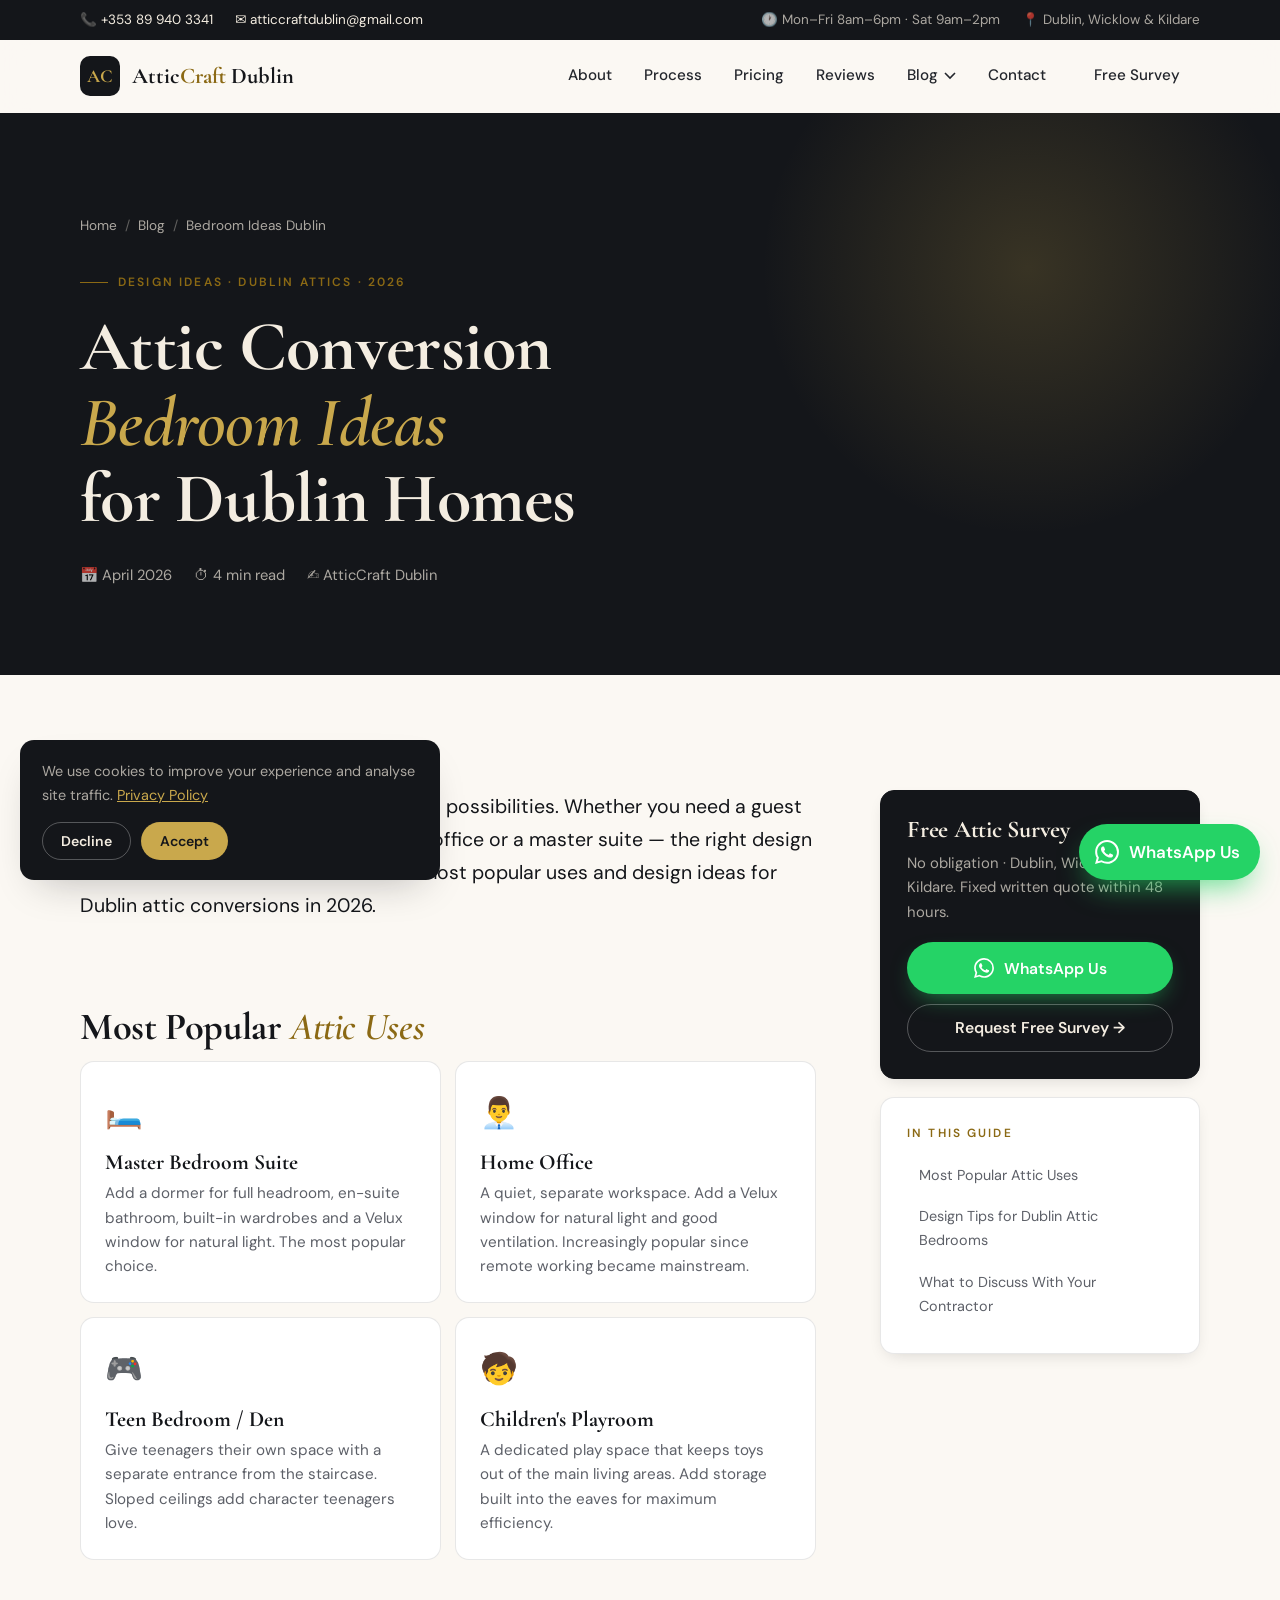
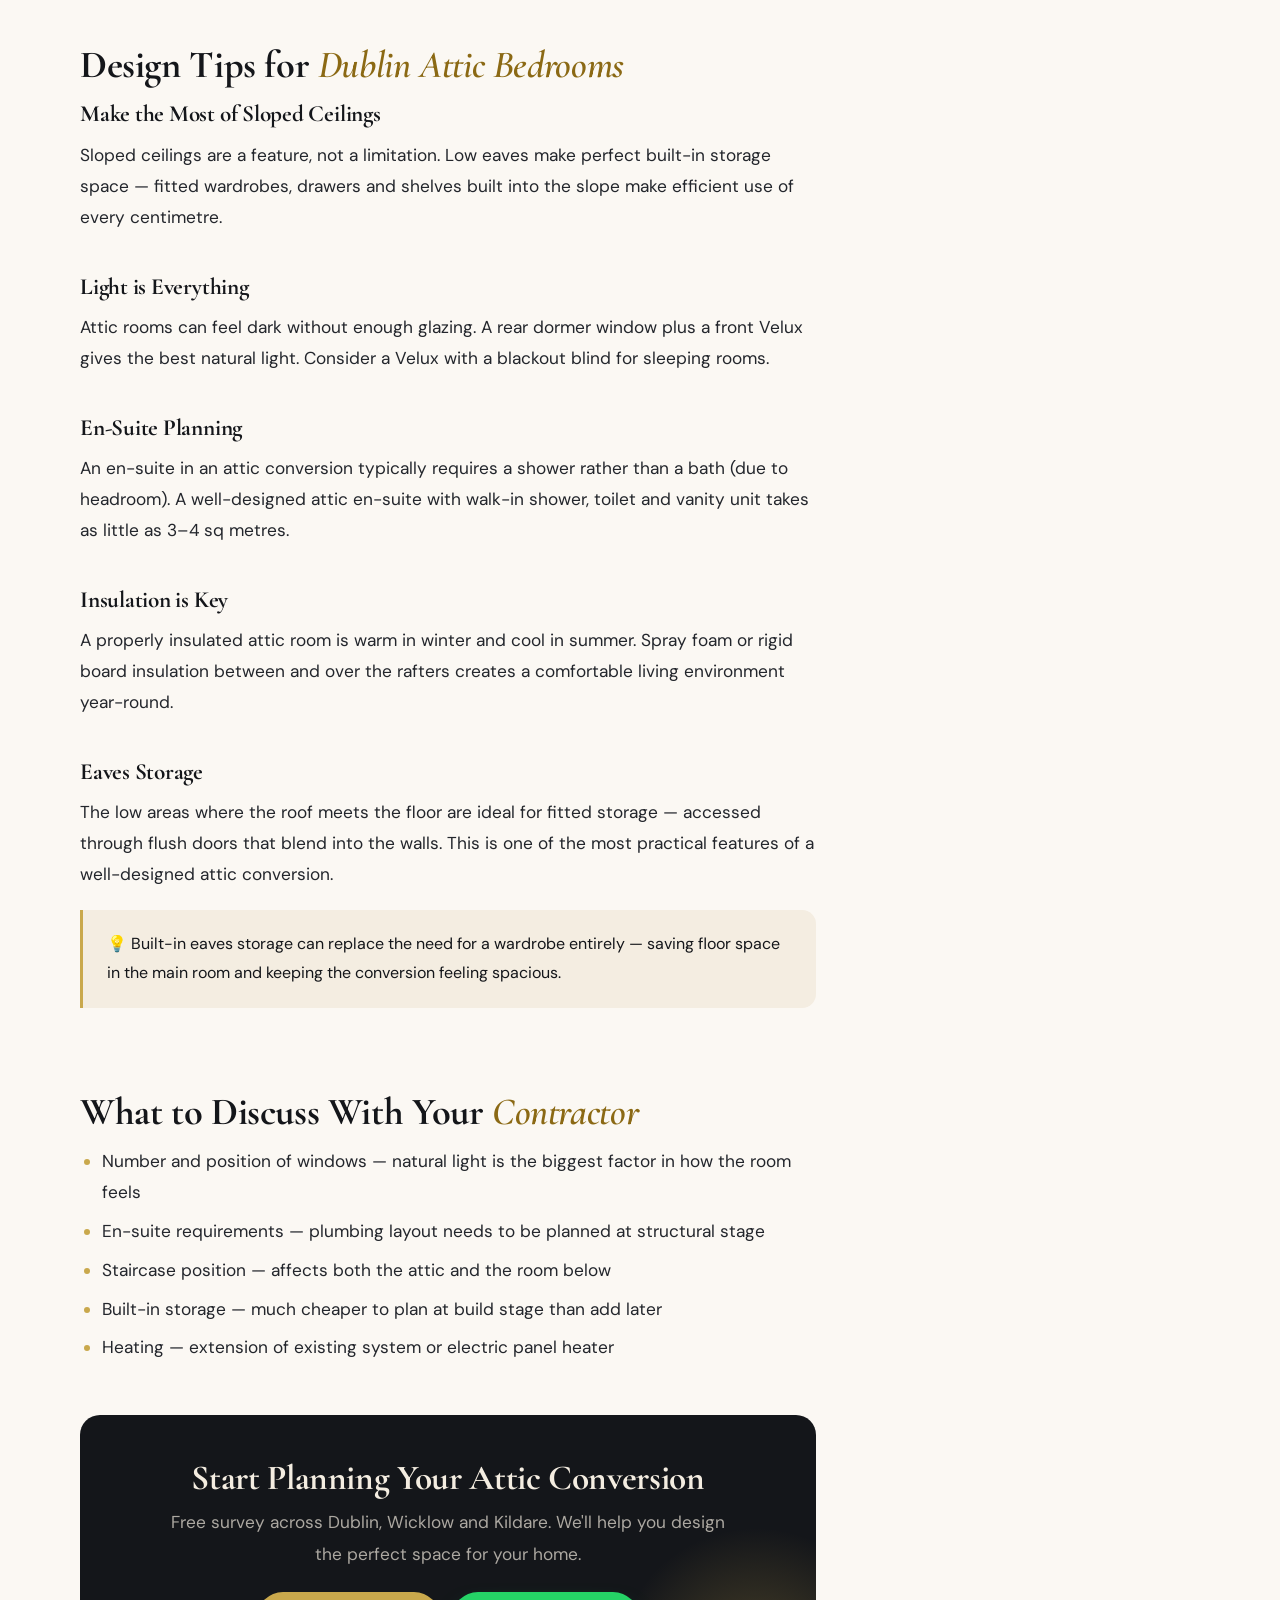
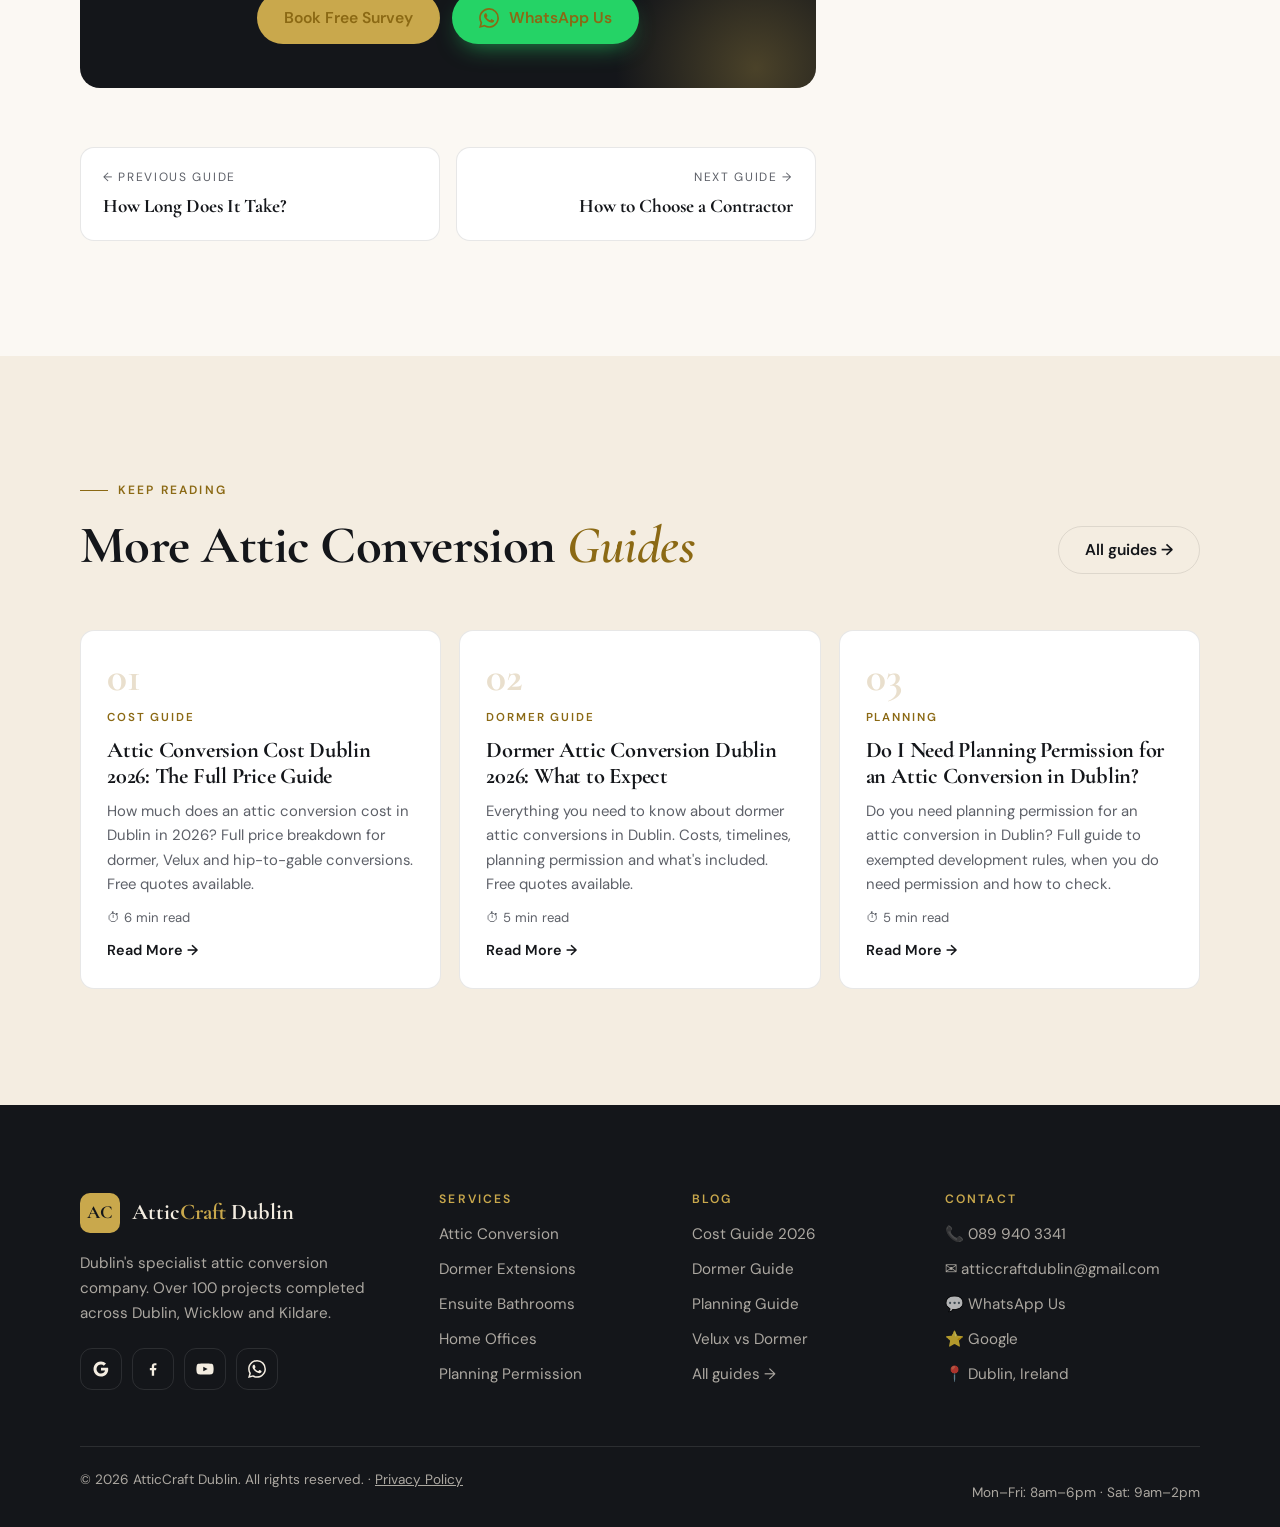
<file: blog/blog-attic-6-bedroom-ideas.html>
<!DOCTYPE html>
<html lang="en-IE" class="no-js">
<head>
<meta charset="UTF-8">
<meta name="viewport" content="width=device-width, initial-scale=1.0">
<title>Attic Conversion Bedroom Ideas Dublin 2026 | AtticCraft Dublin</title>
<meta name="description" content="Attic bedroom conversion ideas for Dublin homes. Design inspiration for dormer bedrooms, en-suites, home offices and playrooms.">
<meta name="keywords" content="attic conversion bedroom ideas dublin, attic bedroom conversion ireland, attic room ideas dublin, dormer bedroom ideas ireland 2026">
<meta name="robots" content="index, follow, max-snippet:-1, max-image-preview:large">
<meta name="author" content="AtticCraft Dublin">
<meta name="geo.region" content="IE">
<meta name="geo.placename" content="Dublin, Ireland">
<meta name="theme-color" content="#14161a">
<link rel="canonical" href="https://atticcraftdublin.ie/blog/blog-attic-6-bedroom-ideas.html">
<link rel="icon" type="image/svg+xml" href="data:image/svg+xml,%3Csvg xmlns='http://www.w3.org/2000/svg' viewBox='0 0 32 32'%3E%3Crect width='32' height='32' rx='6' fill='%230c0c0b'/%3E%3Ctext x='50%25' y='50%25' dominant-baseline='central' text-anchor='middle' font-family='serif' font-weight='900' font-size='14' fill='%23c9a84c'%3EAC%3C/text%3E%3C/svg%3E">
<link rel="sitemap" type="application/xml" href="/sitemap.xml">
<meta property="og:site_name" content="AtticCraft Dublin">
<meta property="og:title" content="Attic Conversion Bedroom Ideas for Dublin Homes">
<meta property="og:description" content="Attic bedroom conversion ideas for Dublin homes. Design inspiration for dormer bedrooms, en-suites, home offices and playrooms.">
<meta property="og:url" content="https://atticcraftdublin.ie/blog/blog-attic-6-bedroom-ideas.html">
<meta property="og:type" content="article">
<meta property="og:locale" content="en_IE">
<meta property="og:image" content="https://atticcraftdublin.ie/img/hero1.jpg">
<meta name="twitter:card" content="summary_large_image">
<meta name="twitter:title" content="Attic Conversion Bedroom Ideas for Dublin Homes">
<meta name="twitter:image" content="https://atticcraftdublin.ie/img/hero1.jpg">
<script type="application/ld+json">{"@context": "https://schema.org", "@type": "BlogPosting", "headline": "Attic Conversion Bedroom Ideas for Dublin Homes", "description": "Attic bedroom conversion ideas for Dublin homes. Design inspiration for dormer bedrooms, en-suites, home offices and playrooms.", "url": "https://atticcraftdublin.ie/blog/blog-attic-6-bedroom-ideas.html", "mainEntityOfPage": "https://atticcraftdublin.ie/blog/blog-attic-6-bedroom-ideas.html", "image": "https://atticcraftdublin.ie/img/hero1.jpg", "datePublished": "2026-04-01", "dateModified": "2026-05-14", "inLanguage": "en-IE", "author": {"@type": "Organization", "name": "AtticCraft Dublin", "url": "https://atticcraftdublin.ie"}, "publisher": {"@type": "Organization", "name": "AtticCraft Dublin", "url": "https://atticcraftdublin.ie"}}</script>
<script type="application/ld+json">{"@context": "https://schema.org", "@type": "BreadcrumbList", "itemListElement": [{"@type": "ListItem", "position": 1, "name": "Home", "item": "https://atticcraftdublin.ie/"}, {"@type": "ListItem", "position": 2, "name": "Blog", "item": "https://atticcraftdublin.ie/blog/"}, {"@type": "ListItem", "position": 3, "name": "Bedroom Ideas Dublin", "item": "https://atticcraftdublin.ie/blog/blog-attic-6-bedroom-ideas.html"}]}</script>
<!-- Google tag (gtag.js) with Consent Mode v2: nothing is stored until the visitor accepts cookies -->
<script>
  window.dataLayer = window.dataLayer || [];
  function gtag(){dataLayer.push(arguments);}
  gtag("consent", "default", {ad_storage: "denied", ad_user_data: "denied", ad_personalization: "denied", analytics_storage: "denied", wait_for_update: 500});
  gtag("js", new Date());
  gtag("config", "G-K4L8FWQ7PL");
  gtag("config", "AW-972962914");
</script>
<script async src="https://www.googletagmanager.com/gtag/js?id=G-K4L8FWQ7PL"></script>
<link rel="preconnect" href="https://fonts.googleapis.com">
<link rel="preconnect" href="https://fonts.gstatic.com" crossorigin>
<link href="https://fonts.googleapis.com/css2?family=Cormorant+Garamond:ital,wght@0,600;0,700;1,600&family=DM+Sans:wght@400;500;600;700&display=swap" rel="stylesheet">
<link rel="stylesheet" href="../assets/css/style.css">
</head>
<body>
<a class="skip-link" href="#main">Skip to content</a>
<div class="topbar">
  <div class="wrap">
    <div class="topbar-l">
      <a href="tel:+353899403341">📞 +353 89 940 3341</a>
      <a class="hide-sm" href="mailto:atticcraftdublin@gmail.com">✉️ atticcraftdublin@gmail.com</a>
    </div>
    <div class="topbar-r">
      <span>🕐 Mon–Fri 8am–6pm · Sat 9am–2pm</span>
      <span>📍 Dublin, Wicklow &amp; Kildare</span>
    </div>
  </div>
</div>
<header class="site-header">
  <div class="wrap">
    <a href="../index.html" class="logo" aria-label="AtticCraft Dublin home">
      <span class="logo-mark">AC</span><span class="logo-text">Attic<span>Craft</span> Dublin</span>
    </a>
    <nav class="nav" id="nav" aria-label="Main">
      <a href="../index.html#about">About</a>
      <a href="../index.html#process">Process</a>
      <a href="../index.html#pricing">Pricing</a>
      <a href="../index.html#reviews">Reviews</a>
      <div class="nav-dd">
        <button type="button" aria-expanded="false" aria-controls="blog-menu" aria-current="page">Blog <svg viewBox="0 0 12 8" aria-hidden="true"><path d="M1 1l5 5 5-5" fill="none" stroke="currentColor" stroke-width="1.6"/></svg></button>
        <div class="dd-menu" id="blog-menu">
          <a href="../blog/attic-conversion-cost-dublin-2026.html">Attic Conversion Cost Dublin 2026</a>
          <a href="../blog/blog-attic-2-dormer.html">Dormer Attic Conversion Dublin</a>
          <a href="../blog/blog-attic-3-planning.html">Planning Permission Guide</a>
          <a href="../blog/blog-attic-4-vs-extension.html">Attic Conversion vs Extension</a>
          <a href="../blog/blog-attic-5-timeline.html">How Long Does It Take?</a>
          <a href="../blog/blog-attic-6-bedroom-ideas.html">Bedroom Ideas Dublin</a>
          <a href="../blog/blog-attic-7-choose-company.html">How to Choose a Contractor</a>
          <a href="../blog/blog-attic-8-velux-vs-dormer.html">Velux vs Dormer</a>
          <a class="dd-all" href="../blog/index.html">All guides →</a>
        </div>
      </div>
      <a href="../index.html#contact">Contact</a>
      <a href="../index.html#contact" class="btn btn-gold">Free Survey</a>
    </nav>
    <button class="burger" type="button" aria-label="Open menu" aria-expanded="false" aria-controls="nav"><span></span><span></span><span></span></button>
  </div>
</header>
<main id="main">
<section class="page-hero">
  <div class="wrap">
    <ol class="crumbs"><li><a href="../index.html">Home</a></li><li><a href="index.html">Blog</a></li><li aria-current="page">Bedroom Ideas Dublin</li></ol>
    <div class="eyebrow">Design Ideas · Dublin Attics · 2026</div>
    <h1>Attic Conversion <em>Bedroom Ideas</em><br>for Dublin Homes</h1>
    <div class="article-meta"><span>📅 April 2026</span><span>⏱ 4 min read</span><span>✍️ AtticCraft Dublin</span></div>
  </div>
</section>

<section class="section">
  <div class="wrap article-layout">
    <article>
      <div class="prose">
<p>An attic conversion opens up a world of possibilities. Whether you need a guest bedroom, a teenager's retreat, a home office or a master suite — the right design makes all the difference. Here are the most popular uses and design ideas for Dublin attic conversions in 2026.</p>

<h2 id="most-popular-attic-uses">Most Popular <em>Attic Uses</em></h2>
<div class="idea-grid">
<div class="idea-card"><div class="idea-icon">🛏️</div><div class="idea-title">Master Bedroom Suite</div><div class="idea-desc">Add a dormer for full headroom, en-suite bathroom, built-in wardrobes and a Velux window for natural light. The most popular choice.</div></div>
<div class="idea-card"><div class="idea-icon">👨‍💼</div><div class="idea-title">Home Office</div><div class="idea-desc">A quiet, separate workspace. Add a Velux window for natural light and good ventilation. Increasingly popular since remote working became mainstream.</div></div>
<div class="idea-card"><div class="idea-icon">🎮</div><div class="idea-title">Teen Bedroom / Den</div><div class="idea-desc">Give teenagers their own space with a separate entrance from the staircase. Sloped ceilings add character teenagers love.</div></div>
<div class="idea-card"><div class="idea-icon">🧒</div><div class="idea-title">Children's Playroom</div><div class="idea-desc">A dedicated play space that keeps toys out of the main living areas. Add storage built into the eaves for maximum efficiency.</div></div>
</div>

<h2 id="design-tips-for-dublin-attic-bedrooms">Design Tips for <em>Dublin Attic Bedrooms</em></h2>
<h3>Make the Most of Sloped Ceilings</h3>
<p>Sloped ceilings are a feature, not a limitation. Low eaves make perfect built-in storage space — fitted wardrobes, drawers and shelves built into the slope make efficient use of every centimetre.</p>

<h3>Light is Everything</h3>
<p>Attic rooms can feel dark without enough glazing. A rear dormer window plus a front Velux gives the best natural light. Consider a Velux with a blackout blind for sleeping rooms.</p>

<h3>En-Suite Planning</h3>
<p>An en-suite in an attic conversion typically requires a shower rather than a bath (due to headroom). A well-designed attic en-suite with walk-in shower, toilet and vanity unit takes as little as 3–4 sq metres.</p>

<h3>Insulation is Key</h3>
<p>A properly insulated attic room is warm in winter and cool in summer. Spray foam or rigid board insulation between and over the rafters creates a comfortable living environment year-round.</p>

<h3>Eaves Storage</h3>
<p>The low areas where the roof meets the floor are ideal for fitted storage — accessed through flush doors that blend into the walls. This is one of the most practical features of a well-designed attic conversion.</p>

<div class="highlight-box"><p>💡 Built-in eaves storage can replace the need for a wardrobe entirely — saving floor space in the main room and keeping the conversion feeling spacious.</p></div>

<h2 id="what-to-discuss-with-your-contractor">What to Discuss With Your <em>Contractor</em></h2>
<ul>
<li>Number and position of windows — natural light is the biggest factor in how the room feels</li>
<li>En-suite requirements — plumbing layout needs to be planned at structural stage</li>
<li>Staircase position — affects both the attic and the room below</li>
<li>Built-in storage — much cheaper to plan at build stage than add later</li>
<li>Heating — extension of existing system or electric panel heater</li>
</ul>

<div class="cta-block">
<h3>Start Planning Your Attic Conversion</h3>
<p>Free survey across Dublin, Wicklow and Kildare. We'll help you design the perfect space for your home.</p>
<div class="cta-btns"><a href="../index.html#contact" class="btn btn-gold">Book Free Survey</a><a href="https://wa.me/353899403341?text=Hi%2C%20I%27d%20like%20a%20free%20attic%20survey." class="btn btn-wa" target="_blank" rel="noopener"><svg viewBox="0 0 24 24" aria-hidden="true"><path d="M17.472 14.382c-.297-.149-1.758-.867-2.03-.967-.273-.099-.471-.148-.67.15-.197.297-.767.966-.94 1.164-.173.199-.347.223-.644.075-.297-.15-1.255-.463-2.39-1.475-.883-.788-1.48-1.761-1.653-2.059-.173-.297-.018-.458.13-.606.134-.133.298-.347.446-.52.149-.174.198-.298.298-.497.099-.198.05-.371-.025-.52-.075-.149-.669-1.612-.916-2.207-.242-.579-.487-.5-.669-.51-.173-.008-.371-.01-.57-.01-.198 0-.52.074-.792.372-.272.297-1.04 1.016-1.04 2.479 0 1.462 1.065 2.875 1.213 3.074.149.198 2.096 3.2 5.077 4.487.709.306 1.262.489 1.694.625.712.227 1.36.195 1.871.118.571-.085 1.758-.719 2.006-1.413.248-.694.248-1.289.173-1.413-.074-.124-.272-.198-.57-.347m-5.421 7.403h-.004a9.87 9.87 0 01-5.031-1.378l-.361-.214-3.741.982.998-3.648-.235-.374a9.86 9.86 0 01-1.51-5.26c.001-5.45 4.436-9.884 9.888-9.884 2.64 0 5.122 1.03 6.988 2.898a9.825 9.825 0 012.893 6.994c-.003 5.45-4.437 9.884-9.885 9.884m8.413-18.297A11.815 11.815 0 0012.05 0C5.495 0 .16 5.335.157 11.892c0 2.096.547 4.142 1.588 5.945L.057 24l6.305-1.654a11.882 11.882 0 005.683 1.448h.005c6.554 0 11.89-5.335 11.893-11.893a11.821 11.821 0 00-3.48-8.413z"/></svg> WhatsApp Us</a></div>
</div>
      </div>
      <nav class="post-nav" aria-label="More guides"><a href="blog-attic-5-timeline.html"><small>← Previous guide</small><span>How Long Does It Take?</span></a><a class="next" href="blog-attic-7-choose-company.html"><small>Next guide →</small><span>How to Choose a Contractor</span></a></nav>
    </article>
    <aside class="aside">
      <div class="aside-card dark">
        <h3>Free Attic Survey</h3>
        <p>No obligation · Dublin, Wicklow &amp; Kildare. Fixed written quote within 48 hours.</p>
        <a href="https://wa.me/353899403341?text=Hi%2C%20I%27d%20like%20a%20free%20attic%20survey." class="btn btn-wa btn-block" target="_blank" rel="noopener"><svg viewBox="0 0 24 24" aria-hidden="true"><path d="M17.472 14.382c-.297-.149-1.758-.867-2.03-.967-.273-.099-.471-.148-.67.15-.197.297-.767.966-.94 1.164-.173.199-.347.223-.644.075-.297-.15-1.255-.463-2.39-1.475-.883-.788-1.48-1.761-1.653-2.059-.173-.297-.018-.458.13-.606.134-.133.298-.347.446-.52.149-.174.198-.298.298-.497.099-.198.05-.371-.025-.52-.075-.149-.669-1.612-.916-2.207-.242-.579-.487-.5-.669-.51-.173-.008-.371-.01-.57-.01-.198 0-.52.074-.792.372-.272.297-1.04 1.016-1.04 2.479 0 1.462 1.065 2.875 1.213 3.074.149.198 2.096 3.2 5.077 4.487.709.306 1.262.489 1.694.625.712.227 1.36.195 1.871.118.571-.085 1.758-.719 2.006-1.413.248-.694.248-1.289.173-1.413-.074-.124-.272-.198-.57-.347m-5.421 7.403h-.004a9.87 9.87 0 01-5.031-1.378l-.361-.214-3.741.982.998-3.648-.235-.374a9.86 9.86 0 01-1.51-5.26c.001-5.45 4.436-9.884 9.888-9.884 2.64 0 5.122 1.03 6.988 2.898a9.825 9.825 0 012.893 6.994c-.003 5.45-4.437 9.884-9.885 9.884m8.413-18.297A11.815 11.815 0 0012.05 0C5.495 0 .16 5.335.157 11.892c0 2.096.547 4.142 1.588 5.945L.057 24l6.305-1.654a11.882 11.882 0 005.683 1.448h.005c6.554 0 11.89-5.335 11.893-11.893a11.821 11.821 0 00-3.48-8.413z"/></svg> WhatsApp Us</a>
        <a href="../index.html#contact" class="btn btn-ghost btn-block">Request Free Survey →</a>
      </div>
      <div class="aside-card toc-card">
        <div class="aside-title">In this guide</div>
        <ol class="toc">
          <li><a href="#most-popular-attic-uses">Most Popular Attic Uses</a></li>
          <li><a href="#design-tips-for-dublin-attic-bedrooms">Design Tips for Dublin Attic Bedrooms</a></li>
          <li><a href="#what-to-discuss-with-your-contractor">What to Discuss With Your Contractor</a></li>
        </ol>
      </div>
    </aside>
  </div>
</section>

<section class="section tint">
  <div class="wrap">
    <div class="blog-head section-head" style="max-width:none">
      <div><div class="eyebrow">Keep reading</div><h2>More Attic Conversion <em>Guides</em></h2></div>
      <a href="index.html" class="btn btn-ghost">All guides →</a>
    </div>
    <div class="blog-grid cols-3">
      <a href="../blog/attic-conversion-cost-dublin-2026.html" class="post-card reveal"><div class="post-num">01</div><div class="post-tag">Cost Guide</div><h3>Attic Conversion Cost Dublin 2026: The Full Price Guide</h3><p>How much does an attic conversion cost in Dublin in 2026? Full price breakdown for dormer, Velux and hip-to-gable conversions. Free quotes available.</p><div class="post-meta">⏱ 6 min read</div><span class="post-more">Read More →</span></a>
      <a href="../blog/blog-attic-2-dormer.html" class="post-card reveal"><div class="post-num">02</div><div class="post-tag">Dormer Guide</div><h3>Dormer Attic Conversion Dublin 2026: What to Expect</h3><p>Everything you need to know about dormer attic conversions in Dublin. Costs, timelines, planning permission and what&#x27;s included. Free quotes available.</p><div class="post-meta">⏱ 5 min read</div><span class="post-more">Read More →</span></a>
      <a href="../blog/blog-attic-3-planning.html" class="post-card reveal"><div class="post-num">03</div><div class="post-tag">Planning</div><h3>Do I Need Planning Permission for an Attic Conversion in Dublin?</h3><p>Do you need planning permission for an attic conversion in Dublin? Full guide to exempted development rules, when you do need permission and how to check.</p><div class="post-meta">⏱ 5 min read</div><span class="post-more">Read More →</span></a>
    </div>
  </div>
</section>
</main>
<footer class="site-footer">
  <div class="wrap">
    <div class="foot-grid">
      <div class="foot-brand">
        <a href="../index.html" class="logo"><span class="logo-mark">AC</span><span class="logo-text">Attic<span>Craft</span> Dublin</span></a>
        <p>Dublin's specialist attic conversion company. Over 100 projects completed across Dublin, Wicklow and Kildare.</p>
        <div class="socials">
          <a href="https://share.google/o7XOvdts1RFgbcqTH" target="_blank" rel="noopener" aria-label="Google"><svg viewBox="0 0 24 24" aria-hidden="true"><path d="M21.6 12.2c0-.7-.1-1.4-.2-2H12v3.8h5.4a4.6 4.6 0 01-2 3v2.5h3.2c1.9-1.7 3-4.3 3-7.3zM12 22c2.7 0 5-.9 6.6-2.4l-3.2-2.5c-.9.6-2 1-3.4 1-2.6 0-4.8-1.8-5.6-4.1H3.1v2.6A10 10 0 0012 22zM6.4 14c-.2-.6-.3-1.3-.3-2s.1-1.4.3-2V7.4H3.1A10 10 0 002 12c0 1.6.4 3.2 1.1 4.6L6.4 14zM12 6c1.5 0 2.8.5 3.8 1.5l2.9-2.9A10 10 0 0012 2 10 10 0 003.1 7.4L6.4 10C7.2 7.7 9.4 6 12 6z"/></svg></a>
          <a href="https://www.facebook.com/share/1F2biXya9G/" target="_blank" rel="noopener" aria-label="Facebook"><svg viewBox="0 0 24 24" aria-hidden="true"><path d="M13.5 21v-7.5h2.6l.4-3h-3V8.6c0-.9.3-1.5 1.5-1.5h1.6V4.4c-.3 0-1.2-.1-2.3-.1-2.3 0-3.9 1.4-3.9 4v2.2H7.8v3h2.6V21h3.1z"/></svg></a>
          <a href="https://www.youtube.com/@AtticCraftDublin" target="_blank" rel="noopener" aria-label="YouTube"><svg viewBox="0 0 24 24" aria-hidden="true"><path d="M23 7.2a3 3 0 00-2.1-2.1C19 4.6 12 4.6 12 4.6s-7 0-8.9.5A3 3 0 001 7.2 31 31 0 00.5 12a31 31 0 00.5 4.8 3 3 0 002.1 2.1c1.9.5 8.9.5 8.9.5s7 0 8.9-.5a3 3 0 002.1-2.1 31 31 0 00.5-4.8 31 31 0 00-.5-4.8zM9.7 15V9l5.8 3-5.8 3z"/></svg></a>
          <a href="https://wa.me/353899403341" target="_blank" rel="noopener" aria-label="WhatsApp"><svg viewBox="0 0 24 24" aria-hidden="true"><path d="M17.472 14.382c-.297-.149-1.758-.867-2.03-.967-.273-.099-.471-.148-.67.15-.197.297-.767.966-.94 1.164-.173.199-.347.223-.644.075-.297-.15-1.255-.463-2.39-1.475-.883-.788-1.48-1.761-1.653-2.059-.173-.297-.018-.458.13-.606.134-.133.298-.347.446-.52.149-.174.198-.298.298-.497.099-.198.05-.371-.025-.52-.075-.149-.669-1.612-.916-2.207-.242-.579-.487-.5-.669-.51-.173-.008-.371-.01-.57-.01-.198 0-.52.074-.792.372-.272.297-1.04 1.016-1.04 2.479 0 1.462 1.065 2.875 1.213 3.074.149.198 2.096 3.2 5.077 4.487.709.306 1.262.489 1.694.625.712.227 1.36.195 1.871.118.571-.085 1.758-.719 2.006-1.413.248-.694.248-1.289.173-1.413-.074-.124-.272-.198-.57-.347m-5.421 7.403h-.004a9.87 9.87 0 01-5.031-1.378l-.361-.214-3.741.982.998-3.648-.235-.374a9.86 9.86 0 01-1.51-5.26c.001-5.45 4.436-9.884 9.888-9.884 2.64 0 5.122 1.03 6.988 2.898a9.825 9.825 0 012.893 6.994c-.003 5.45-4.437 9.884-9.885 9.884m8.413-18.297A11.815 11.815 0 0012.05 0C5.495 0 .16 5.335.157 11.892c0 2.096.547 4.142 1.588 5.945L.057 24l6.305-1.654a11.882 11.882 0 005.683 1.448h.005c6.554 0 11.89-5.335 11.893-11.893a11.821 11.821 0 00-3.48-8.413z"/></svg></a>
        </div>
      </div>
      <div class="foot-col">
        <h4>Services</h4>
        <ul>
          <li><a href="../index.html#pricing">Attic Conversion</a></li>
          <li><a href="../blog/blog-attic-2-dormer.html">Dormer Extensions</a></li>
          <li><a href="../blog/blog-attic-6-bedroom-ideas.html">Ensuite Bathrooms</a></li>
          <li><a href="../blog/blog-attic-6-bedroom-ideas.html">Home Offices</a></li>
          <li><a href="../blog/blog-attic-3-planning.html">Planning Permission</a></li>
        </ul>
      </div>
      <div class="foot-col">
        <h4>Blog</h4>
        <ul><li><a href="../blog/attic-conversion-cost-dublin-2026.html">Cost Guide 2026</a></li><li><a href="../blog/blog-attic-2-dormer.html">Dormer Guide</a></li><li><a href="../blog/blog-attic-3-planning.html">Planning Guide</a></li><li><a href="../blog/blog-attic-8-velux-vs-dormer.html">Velux vs Dormer</a></li><li><a href="../blog/index.html">All guides →</a></li></ul>
      </div>
      <div class="foot-col">
        <h4>Contact</h4>
        <ul>
          <li><a href="tel:+353899403341">📞 089 940 3341</a></li>
          <li><a href="mailto:atticcraftdublin@gmail.com">✉️ atticcraftdublin@gmail.com</a></li>
          <li><a href="https://wa.me/353899403341" target="_blank" rel="noopener">💬 WhatsApp Us</a></li>
          <li><a href="https://share.google/o7XOvdts1RFgbcqTH" target="_blank" rel="noopener">⭐ Google</a></li>
          <li>📍 Dublin, Ireland</li>
        </ul>
      </div>
    </div>
    <div class="foot-bot">
      <p>© <span data-year>2026</span> AtticCraft Dublin. All rights reserved. · <button type="button" data-privacy>Privacy Policy</button></p>
      <p>Mon–Fri: 8am–6pm · Sat: 9am–2pm</p>
    </div>
  </div>
</footer>

<a href="https://wa.me/353899403341?text=Hi%2C%20I%27m%20interested%20in%20a%20free%20attic%20survey." class="fab-wa" target="_blank" rel="noopener"><svg viewBox="0 0 24 24" aria-hidden="true"><path d="M17.472 14.382c-.297-.149-1.758-.867-2.03-.967-.273-.099-.471-.148-.67.15-.197.297-.767.966-.94 1.164-.173.199-.347.223-.644.075-.297-.15-1.255-.463-2.39-1.475-.883-.788-1.48-1.761-1.653-2.059-.173-.297-.018-.458.13-.606.134-.133.298-.347.446-.52.149-.174.198-.298.298-.497.099-.198.05-.371-.025-.52-.075-.149-.669-1.612-.916-2.207-.242-.579-.487-.5-.669-.51-.173-.008-.371-.01-.57-.01-.198 0-.52.074-.792.372-.272.297-1.04 1.016-1.04 2.479 0 1.462 1.065 2.875 1.213 3.074.149.198 2.096 3.2 5.077 4.487.709.306 1.262.489 1.694.625.712.227 1.36.195 1.871.118.571-.085 1.758-.719 2.006-1.413.248-.694.248-1.289.173-1.413-.074-.124-.272-.198-.57-.347m-5.421 7.403h-.004a9.87 9.87 0 01-5.031-1.378l-.361-.214-3.741.982.998-3.648-.235-.374a9.86 9.86 0 01-1.51-5.26c.001-5.45 4.436-9.884 9.888-9.884 2.64 0 5.122 1.03 6.988 2.898a9.825 9.825 0 012.893 6.994c-.003 5.45-4.437 9.884-9.885 9.884m8.413-18.297A11.815 11.815 0 0012.05 0C5.495 0 .16 5.335.157 11.892c0 2.096.547 4.142 1.588 5.945L.057 24l6.305-1.654a11.882 11.882 0 005.683 1.448h.005c6.554 0 11.89-5.335 11.893-11.893a11.821 11.821 0 00-3.48-8.413z"/></svg><span>WhatsApp Us</span></a>
<div class="mobile-bar" role="complementary" aria-label="Quick contact">
  <a href="https://wa.me/353899403341?text=Hi%2C%20I%27d%20like%20a%20free%20attic%20survey." class="btn btn-wa" target="_blank" rel="noopener"><svg viewBox="0 0 24 24" aria-hidden="true"><path d="M17.472 14.382c-.297-.149-1.758-.867-2.03-.967-.273-.099-.471-.148-.67.15-.197.297-.767.966-.94 1.164-.173.199-.347.223-.644.075-.297-.15-1.255-.463-2.39-1.475-.883-.788-1.48-1.761-1.653-2.059-.173-.297-.018-.458.13-.606.134-.133.298-.347.446-.52.149-.174.198-.298.298-.497.099-.198.05-.371-.025-.52-.075-.149-.669-1.612-.916-2.207-.242-.579-.487-.5-.669-.51-.173-.008-.371-.01-.57-.01-.198 0-.52.074-.792.372-.272.297-1.04 1.016-1.04 2.479 0 1.462 1.065 2.875 1.213 3.074.149.198 2.096 3.2 5.077 4.487.709.306 1.262.489 1.694.625.712.227 1.36.195 1.871.118.571-.085 1.758-.719 2.006-1.413.248-.694.248-1.289.173-1.413-.074-.124-.272-.198-.57-.347m-5.421 7.403h-.004a9.87 9.87 0 01-5.031-1.378l-.361-.214-3.741.982.998-3.648-.235-.374a9.86 9.86 0 01-1.51-5.26c.001-5.45 4.436-9.884 9.888-9.884 2.64 0 5.122 1.03 6.988 2.898a9.825 9.825 0 012.893 6.994c-.003 5.45-4.437 9.884-9.885 9.884m8.413-18.297A11.815 11.815 0 0012.05 0C5.495 0 .16 5.335.157 11.892c0 2.096.547 4.142 1.588 5.945L.057 24l6.305-1.654a11.882 11.882 0 005.683 1.448h.005c6.554 0 11.89-5.335 11.893-11.893a11.821 11.821 0 00-3.48-8.413z"/></svg> WhatsApp</a>
  <a href="../index.html#contact" class="btn btn-gold">Book Now →</a>
</div>

<div class="cookie" id="cookie" role="region" aria-label="Cookie consent">
  <p>We use cookies to improve your experience and analyse site traffic. <button type="button" class="link" data-privacy>Privacy Policy</button></p>
  <div class="btns">
    <button type="button" class="btn btn-ghost" data-cookie="declined">Decline</button>
    <button type="button" class="btn btn-gold" data-cookie="accepted">Accept</button>
  </div>
</div>

<dialog class="privacy" id="privacy" aria-labelledby="privacy-title">
  <div class="privacy-inner">
    <h2 id="privacy-title">Privacy Policy</h2>
    <p>Last updated: May 2026. This policy covers AtticCraft Dublin at atticcraftdublin.ie.</p>
    <h3>What we collect</h3>
    <ul>
      <li>Contact form submissions (name, phone, email, area)</li>
      <li>Website usage data via Google Analytics (anonymised)</li>
      <li>Cookies for analytics and ad performance tracking</li>
    </ul>
    <h3>How we use it</h3>
    <ul>
      <li>To respond to survey and quote requests</li>
      <li>To improve our website and services</li>
      <li>We never sell your data to third parties</li>
    </ul>
    <h3>Third party services</h3>
    <p>We use Google Analytics, Google Ads (AW-972962914), and Formspree for form handling. All comply with GDPR.</p>
    <h3>Your rights</h3>
    <p>You have the right to access, correct or delete your data. Contact us at <a href="mailto:atticcraftdublin@gmail.com">atticcraftdublin@gmail.com</a>.</p>
    <button type="button" class="btn btn-dark" data-close>Close</button>
  </div>
</dialog>

<script src="../assets/js/main.js" defer></script>
</body>
</html>
</file>
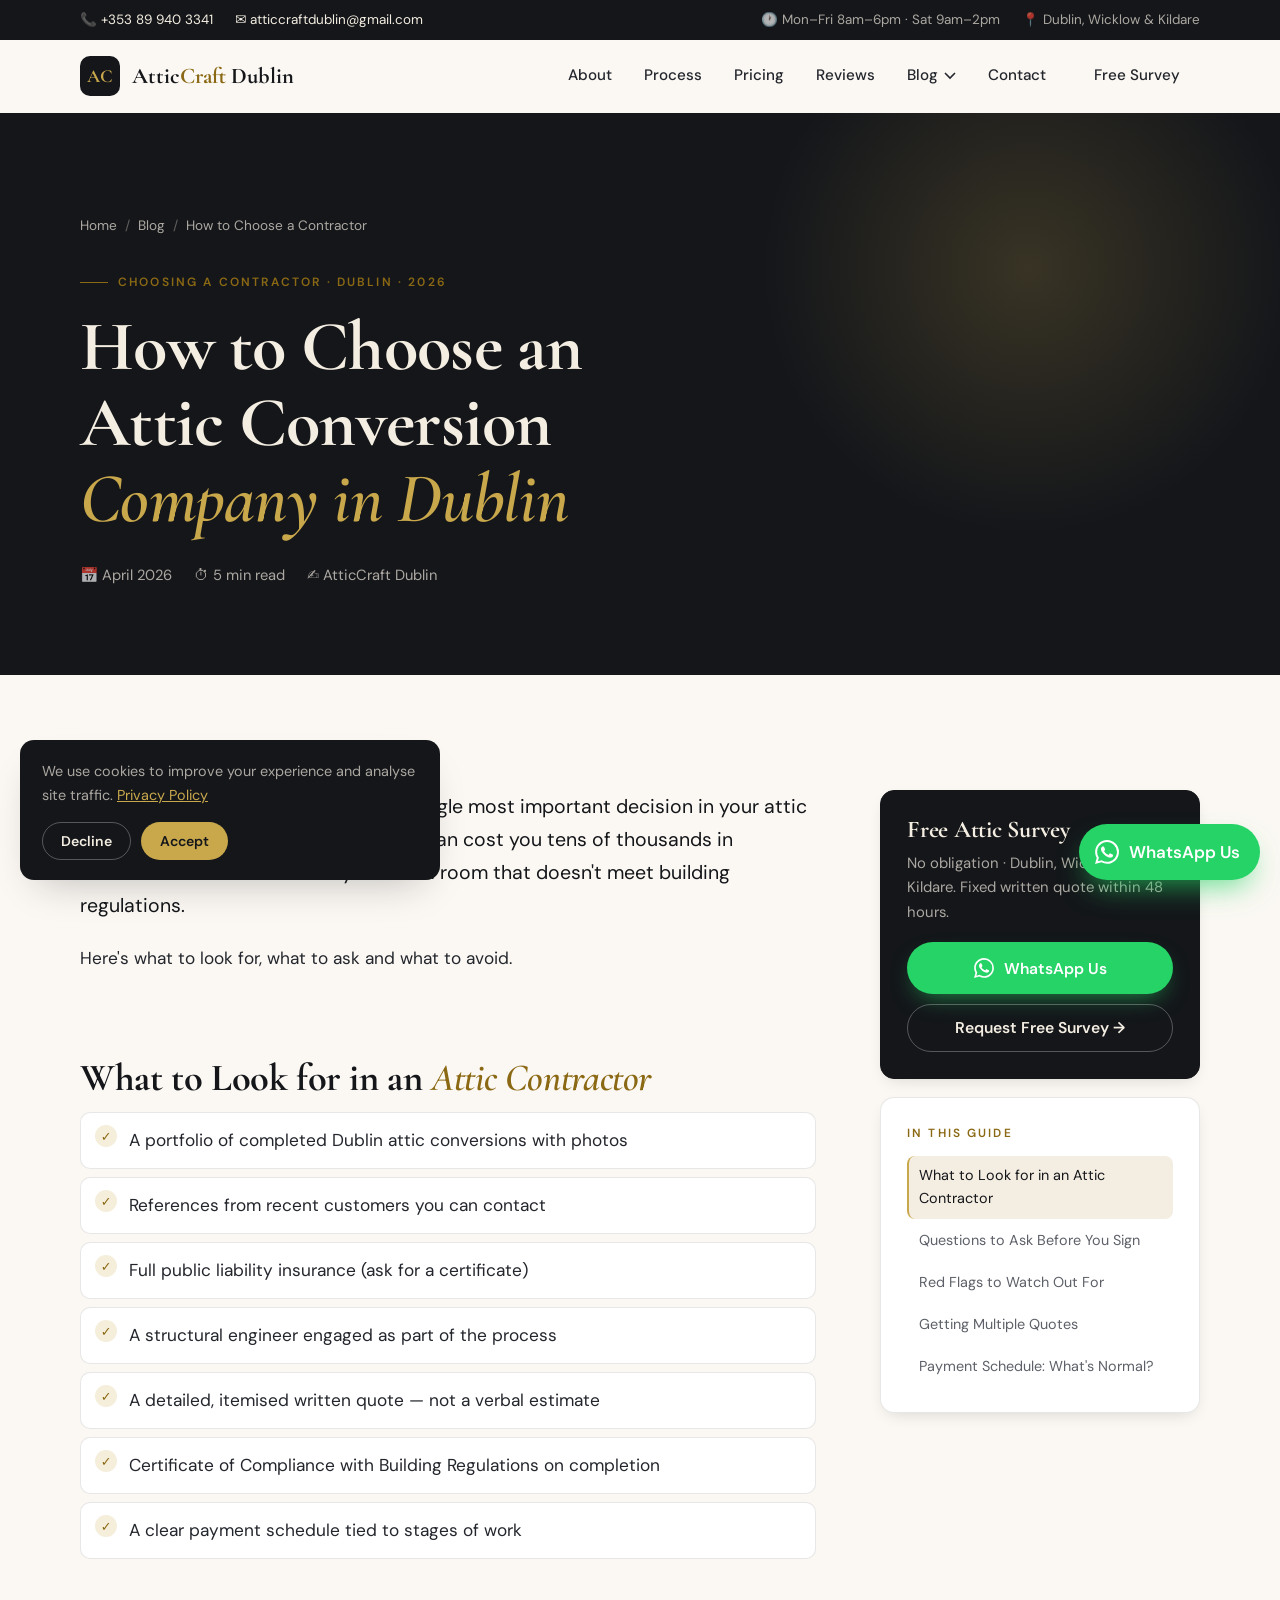
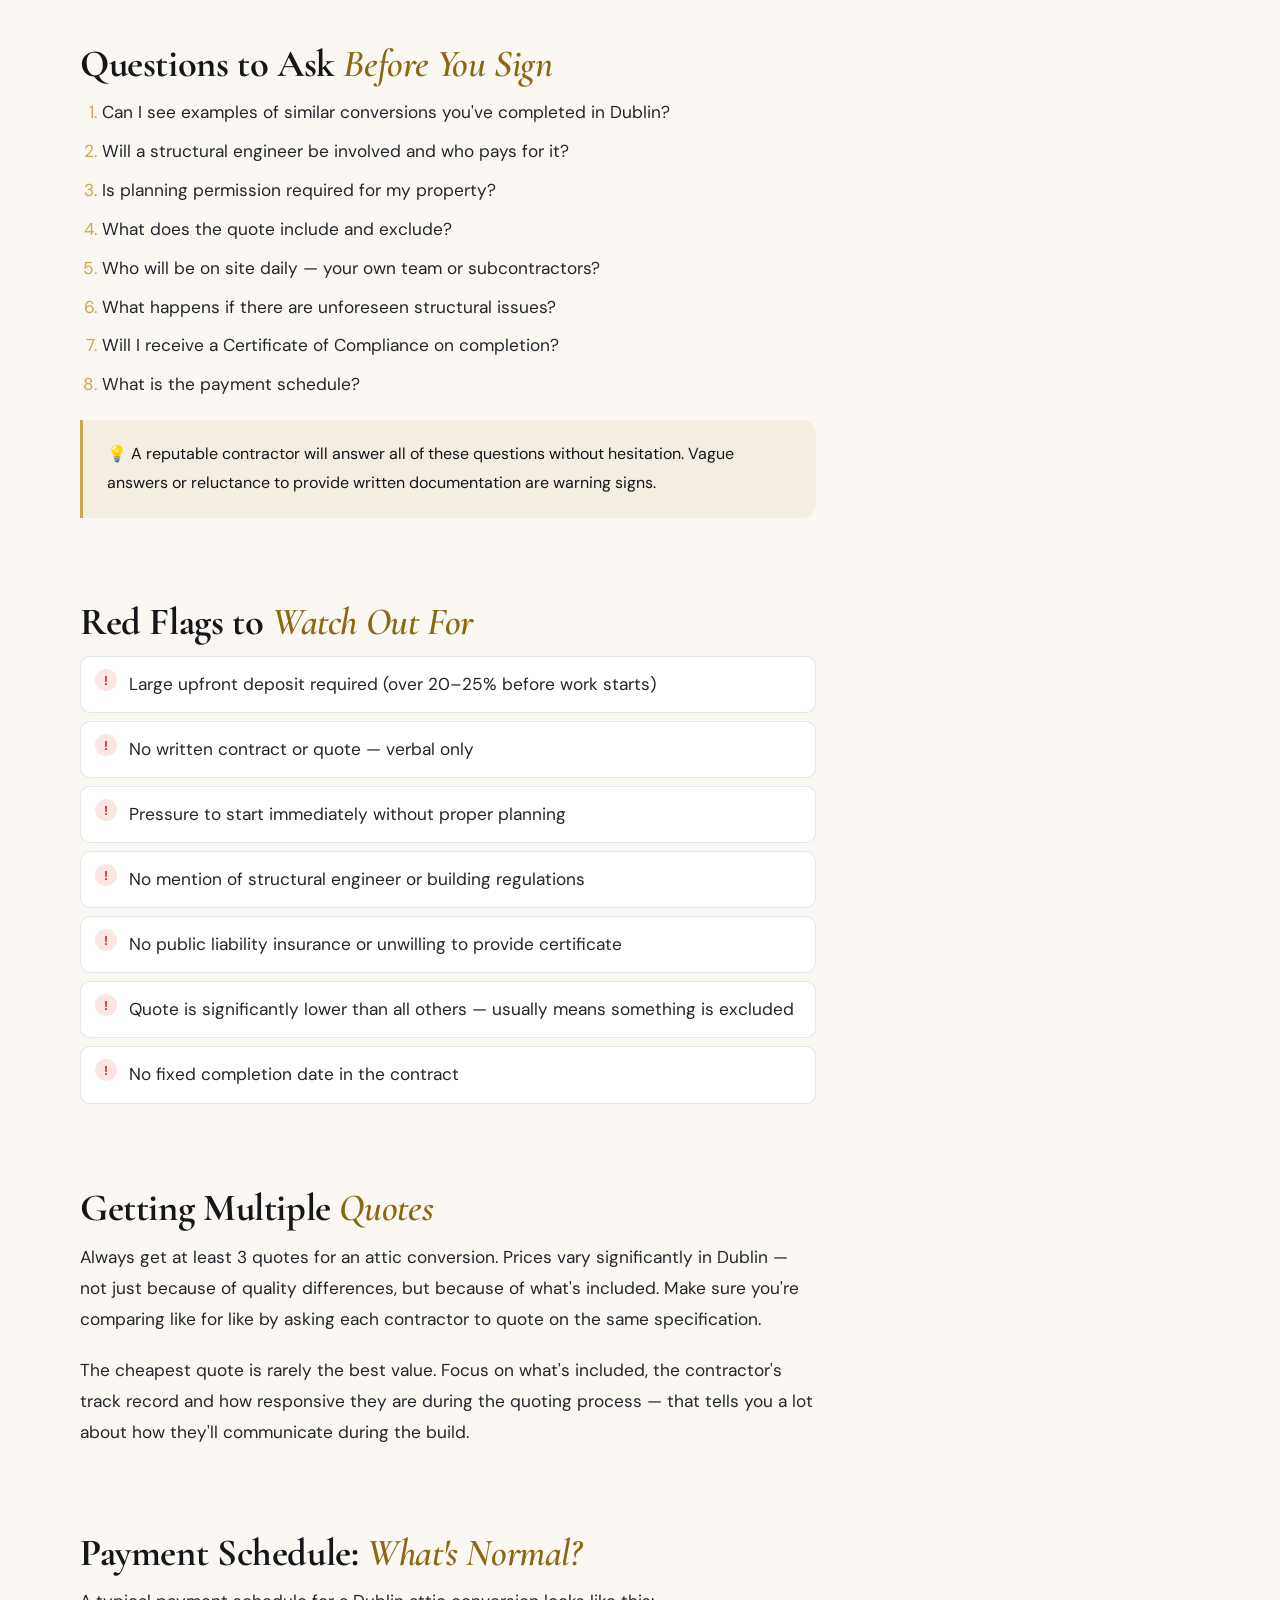
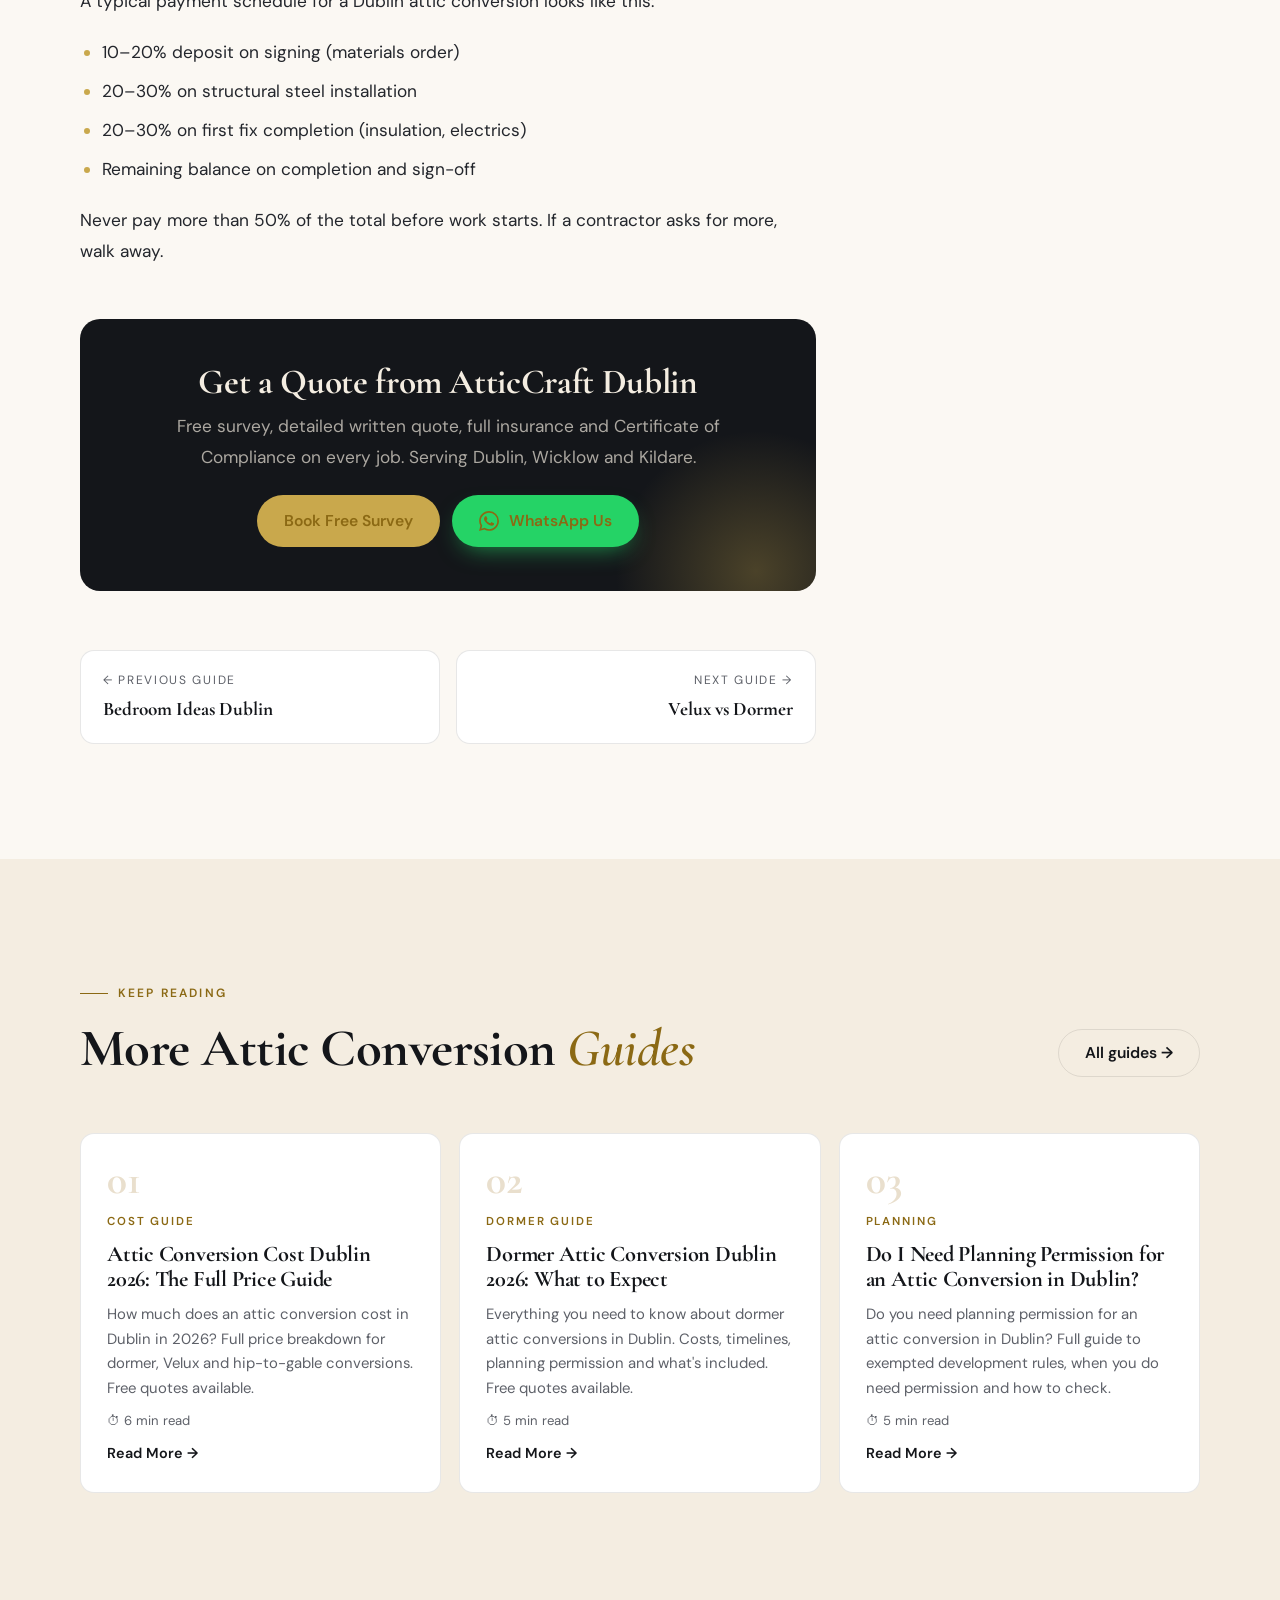
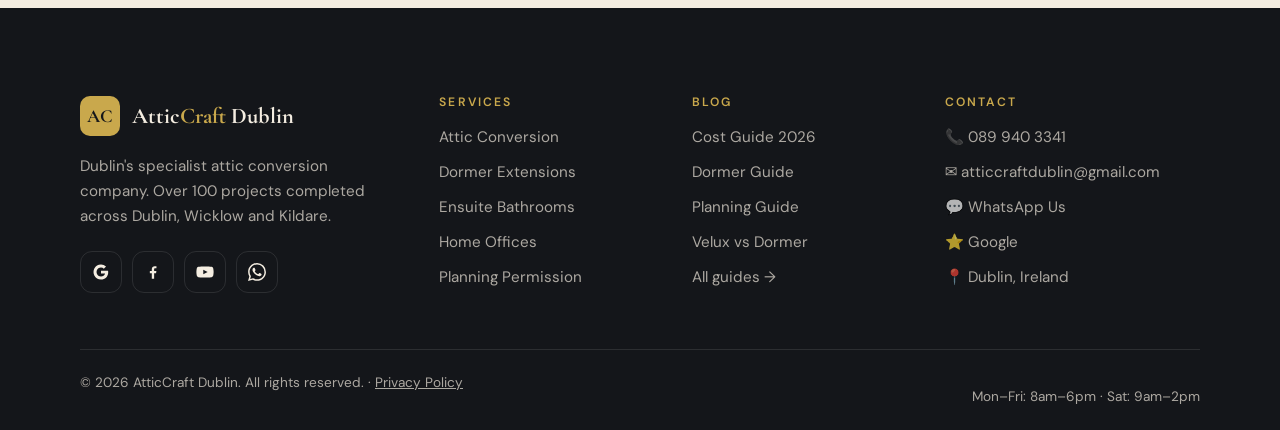
<file: blog/blog-attic-7-choose-company.html>
<!DOCTYPE html>
<html lang="en-IE" class="no-js">
<head>
<meta charset="UTF-8">
<meta name="viewport" content="width=device-width, initial-scale=1.0">
<title>How to Choose an Attic Conversion Company in Dublin 2026 | AtticCraft Dublin</title>
<meta name="description" content="How to choose the best attic conversion company in Dublin. What to look for, what questions to ask and what red flags to avoid.">
<meta name="keywords" content="best attic conversion company dublin, attic conversion companies dublin, how to choose attic contractor dublin, attic conversion dublin reviews 2026">
<meta name="robots" content="index, follow, max-snippet:-1, max-image-preview:large">
<meta name="author" content="AtticCraft Dublin">
<meta name="geo.region" content="IE">
<meta name="geo.placename" content="Dublin, Ireland">
<meta name="theme-color" content="#14161a">
<link rel="canonical" href="https://atticcraftdublin.ie/blog/blog-attic-7-choose-company.html">
<link rel="icon" type="image/svg+xml" href="data:image/svg+xml,%3Csvg xmlns='http://www.w3.org/2000/svg' viewBox='0 0 32 32'%3E%3Crect width='32' height='32' rx='6' fill='%230c0c0b'/%3E%3Ctext x='50%25' y='50%25' dominant-baseline='central' text-anchor='middle' font-family='serif' font-weight='900' font-size='14' fill='%23c9a84c'%3EAC%3C/text%3E%3C/svg%3E">
<link rel="sitemap" type="application/xml" href="/sitemap.xml">
<meta property="og:site_name" content="AtticCraft Dublin">
<meta property="og:title" content="How to Choose an Attic Conversion Company in Dublin">
<meta property="og:description" content="How to choose the best attic conversion company in Dublin. What to look for, what questions to ask and what red flags to avoid.">
<meta property="og:url" content="https://atticcraftdublin.ie/blog/blog-attic-7-choose-company.html">
<meta property="og:type" content="article">
<meta property="og:locale" content="en_IE">
<meta property="og:image" content="https://atticcraftdublin.ie/img/hero1.jpg">
<meta name="twitter:card" content="summary_large_image">
<meta name="twitter:title" content="How to Choose an Attic Conversion Company in Dublin">
<meta name="twitter:image" content="https://atticcraftdublin.ie/img/hero1.jpg">
<script type="application/ld+json">{"@context": "https://schema.org", "@type": "BlogPosting", "headline": "How to Choose an Attic Conversion Company in Dublin", "description": "How to choose the best attic conversion company in Dublin. What to look for, what questions to ask and what red flags to avoid.", "url": "https://atticcraftdublin.ie/blog/blog-attic-7-choose-company.html", "mainEntityOfPage": "https://atticcraftdublin.ie/blog/blog-attic-7-choose-company.html", "image": "https://atticcraftdublin.ie/img/hero1.jpg", "datePublished": "2026-04-01", "dateModified": "2026-05-14", "inLanguage": "en-IE", "author": {"@type": "Organization", "name": "AtticCraft Dublin", "url": "https://atticcraftdublin.ie"}, "publisher": {"@type": "Organization", "name": "AtticCraft Dublin", "url": "https://atticcraftdublin.ie"}}</script>
<script type="application/ld+json">{"@context": "https://schema.org", "@type": "BreadcrumbList", "itemListElement": [{"@type": "ListItem", "position": 1, "name": "Home", "item": "https://atticcraftdublin.ie/"}, {"@type": "ListItem", "position": 2, "name": "Blog", "item": "https://atticcraftdublin.ie/blog/"}, {"@type": "ListItem", "position": 3, "name": "How to Choose a Contractor", "item": "https://atticcraftdublin.ie/blog/blog-attic-7-choose-company.html"}]}</script>
<!-- Google tag (gtag.js) with Consent Mode v2: nothing is stored until the visitor accepts cookies -->
<script>
  window.dataLayer = window.dataLayer || [];
  function gtag(){dataLayer.push(arguments);}
  gtag("consent", "default", {ad_storage: "denied", ad_user_data: "denied", ad_personalization: "denied", analytics_storage: "denied", wait_for_update: 500});
  gtag("js", new Date());
  gtag("config", "G-K4L8FWQ7PL");
  gtag("config", "AW-972962914");
</script>
<script async src="https://www.googletagmanager.com/gtag/js?id=G-K4L8FWQ7PL"></script>
<link rel="preconnect" href="https://fonts.googleapis.com">
<link rel="preconnect" href="https://fonts.gstatic.com" crossorigin>
<link href="https://fonts.googleapis.com/css2?family=Cormorant+Garamond:ital,wght@0,600;0,700;1,600&family=DM+Sans:wght@400;500;600;700&display=swap" rel="stylesheet">
<link rel="stylesheet" href="../assets/css/style.css">
</head>
<body>
<a class="skip-link" href="#main">Skip to content</a>
<div class="topbar">
  <div class="wrap">
    <div class="topbar-l">
      <a href="tel:+353899403341">📞 +353 89 940 3341</a>
      <a class="hide-sm" href="mailto:atticcraftdublin@gmail.com">✉️ atticcraftdublin@gmail.com</a>
    </div>
    <div class="topbar-r">
      <span>🕐 Mon–Fri 8am–6pm · Sat 9am–2pm</span>
      <span>📍 Dublin, Wicklow &amp; Kildare</span>
    </div>
  </div>
</div>
<header class="site-header">
  <div class="wrap">
    <a href="../index.html" class="logo" aria-label="AtticCraft Dublin home">
      <span class="logo-mark">AC</span><span class="logo-text">Attic<span>Craft</span> Dublin</span>
    </a>
    <nav class="nav" id="nav" aria-label="Main">
      <a href="../index.html#about">About</a>
      <a href="../index.html#process">Process</a>
      <a href="../index.html#pricing">Pricing</a>
      <a href="../index.html#reviews">Reviews</a>
      <div class="nav-dd">
        <button type="button" aria-expanded="false" aria-controls="blog-menu" aria-current="page">Blog <svg viewBox="0 0 12 8" aria-hidden="true"><path d="M1 1l5 5 5-5" fill="none" stroke="currentColor" stroke-width="1.6"/></svg></button>
        <div class="dd-menu" id="blog-menu">
          <a href="../blog/attic-conversion-cost-dublin-2026.html">Attic Conversion Cost Dublin 2026</a>
          <a href="../blog/blog-attic-2-dormer.html">Dormer Attic Conversion Dublin</a>
          <a href="../blog/blog-attic-3-planning.html">Planning Permission Guide</a>
          <a href="../blog/blog-attic-4-vs-extension.html">Attic Conversion vs Extension</a>
          <a href="../blog/blog-attic-5-timeline.html">How Long Does It Take?</a>
          <a href="../blog/blog-attic-6-bedroom-ideas.html">Bedroom Ideas Dublin</a>
          <a href="../blog/blog-attic-7-choose-company.html">How to Choose a Contractor</a>
          <a href="../blog/blog-attic-8-velux-vs-dormer.html">Velux vs Dormer</a>
          <a class="dd-all" href="../blog/index.html">All guides →</a>
        </div>
      </div>
      <a href="../index.html#contact">Contact</a>
      <a href="../index.html#contact" class="btn btn-gold">Free Survey</a>
    </nav>
    <button class="burger" type="button" aria-label="Open menu" aria-expanded="false" aria-controls="nav"><span></span><span></span><span></span></button>
  </div>
</header>
<main id="main">
<section class="page-hero">
  <div class="wrap">
    <ol class="crumbs"><li><a href="../index.html">Home</a></li><li><a href="index.html">Blog</a></li><li aria-current="page">How to Choose a Contractor</li></ol>
    <div class="eyebrow">Choosing a Contractor · Dublin · 2026</div>
    <h1>How to Choose an Attic Conversion<br><em>Company in Dublin</em></h1>
    <div class="article-meta"><span>📅 April 2026</span><span>⏱ 5 min read</span><span>✍️ AtticCraft Dublin</span></div>
  </div>
</section>

<section class="section">
  <div class="wrap article-layout">
    <article>
      <div class="prose">
<p>Choosing the right contractor is the single most important decision in your attic conversion project. The wrong choice can cost you tens of thousands in remediation work — or leave you with a room that doesn't meet building regulations.</p>
<p>Here's what to look for, what to ask and what to avoid.</p>

<h2 id="what-to-look-for-in-an-attic-contractor">What to Look for in an <em>Attic Contractor</em></h2>
<ul class="check-list">
<li>A portfolio of completed Dublin attic conversions with photos</li>
<li>References from recent customers you can contact</li>
<li>Full public liability insurance (ask for a certificate)</li>
<li>A structural engineer engaged as part of the process</li>
<li>A detailed, itemised written quote — not a verbal estimate</li>
<li>Certificate of Compliance with Building Regulations on completion</li>
<li>A clear payment schedule tied to stages of work</li>
</ul>

<h2 id="questions-to-ask-before-you-sign">Questions to Ask <em>Before You Sign</em></h2>
<ol>
<li>Can I see examples of similar conversions you've completed in Dublin?</li>
<li>Will a structural engineer be involved and who pays for it?</li>
<li>Is planning permission required for my property?</li>
<li>What does the quote include and exclude?</li>
<li>Who will be on site daily — your own team or subcontractors?</li>
<li>What happens if there are unforeseen structural issues?</li>
<li>Will I receive a Certificate of Compliance on completion?</li>
<li>What is the payment schedule?</li>
</ol>

<div class="highlight-box"><p>💡 A reputable contractor will answer all of these questions without hesitation. Vague answers or reluctance to provide written documentation are warning signs.</p></div>

<h2 id="red-flags-to-watch-out-for">Red Flags to <em>Watch Out For</em></h2>
<ul class="red-list">
<li>Large upfront deposit required (over 20–25% before work starts)</li>
<li>No written contract or quote — verbal only</li>
<li>Pressure to start immediately without proper planning</li>
<li>No mention of structural engineer or building regulations</li>
<li>No public liability insurance or unwilling to provide certificate</li>
<li>Quote is significantly lower than all others — usually means something is excluded</li>
<li>No fixed completion date in the contract</li>
</ul>

<h2 id="getting-multiple-quotes">Getting Multiple <em>Quotes</em></h2>
<p>Always get at least 3 quotes for an attic conversion. Prices vary significantly in Dublin — not just because of quality differences, but because of what's included. Make sure you're comparing like for like by asking each contractor to quote on the same specification.</p>
<p>The cheapest quote is rarely the best value. Focus on what's included, the contractor's track record and how responsive they are during the quoting process — that tells you a lot about how they'll communicate during the build.</p>

<h2 id="payment-schedule-what-s-normal">Payment Schedule: <em>What's Normal?</em></h2>
<p>A typical payment schedule for a Dublin attic conversion looks like this:</p>
<ul>
<li>10–20% deposit on signing (materials order)</li>
<li>20–30% on structural steel installation</li>
<li>20–30% on first fix completion (insulation, electrics)</li>
<li>Remaining balance on completion and sign-off</li>
</ul>
<p>Never pay more than 50% of the total before work starts. If a contractor asks for more, walk away.</p>

<div class="cta-block">
<h3>Get a Quote from AtticCraft Dublin</h3>
<p>Free survey, detailed written quote, full insurance and Certificate of Compliance on every job. Serving Dublin, Wicklow and Kildare.</p>
<div class="cta-btns"><a href="../index.html#contact" class="btn btn-gold">Book Free Survey</a><a href="https://wa.me/353899403341?text=Hi%2C%20I%27d%20like%20a%20free%20attic%20survey." class="btn btn-wa" target="_blank" rel="noopener"><svg viewBox="0 0 24 24" aria-hidden="true"><path d="M17.472 14.382c-.297-.149-1.758-.867-2.03-.967-.273-.099-.471-.148-.67.15-.197.297-.767.966-.94 1.164-.173.199-.347.223-.644.075-.297-.15-1.255-.463-2.39-1.475-.883-.788-1.48-1.761-1.653-2.059-.173-.297-.018-.458.13-.606.134-.133.298-.347.446-.52.149-.174.198-.298.298-.497.099-.198.05-.371-.025-.52-.075-.149-.669-1.612-.916-2.207-.242-.579-.487-.5-.669-.51-.173-.008-.371-.01-.57-.01-.198 0-.52.074-.792.372-.272.297-1.04 1.016-1.04 2.479 0 1.462 1.065 2.875 1.213 3.074.149.198 2.096 3.2 5.077 4.487.709.306 1.262.489 1.694.625.712.227 1.36.195 1.871.118.571-.085 1.758-.719 2.006-1.413.248-.694.248-1.289.173-1.413-.074-.124-.272-.198-.57-.347m-5.421 7.403h-.004a9.87 9.87 0 01-5.031-1.378l-.361-.214-3.741.982.998-3.648-.235-.374a9.86 9.86 0 01-1.51-5.26c.001-5.45 4.436-9.884 9.888-9.884 2.64 0 5.122 1.03 6.988 2.898a9.825 9.825 0 012.893 6.994c-.003 5.45-4.437 9.884-9.885 9.884m8.413-18.297A11.815 11.815 0 0012.05 0C5.495 0 .16 5.335.157 11.892c0 2.096.547 4.142 1.588 5.945L.057 24l6.305-1.654a11.882 11.882 0 005.683 1.448h.005c6.554 0 11.89-5.335 11.893-11.893a11.821 11.821 0 00-3.48-8.413z"/></svg> WhatsApp Us</a></div>
</div>
      </div>
      <nav class="post-nav" aria-label="More guides"><a href="blog-attic-6-bedroom-ideas.html"><small>← Previous guide</small><span>Bedroom Ideas Dublin</span></a><a class="next" href="blog-attic-8-velux-vs-dormer.html"><small>Next guide →</small><span>Velux vs Dormer</span></a></nav>
    </article>
    <aside class="aside">
      <div class="aside-card dark">
        <h3>Free Attic Survey</h3>
        <p>No obligation · Dublin, Wicklow &amp; Kildare. Fixed written quote within 48 hours.</p>
        <a href="https://wa.me/353899403341?text=Hi%2C%20I%27d%20like%20a%20free%20attic%20survey." class="btn btn-wa btn-block" target="_blank" rel="noopener"><svg viewBox="0 0 24 24" aria-hidden="true"><path d="M17.472 14.382c-.297-.149-1.758-.867-2.03-.967-.273-.099-.471-.148-.67.15-.197.297-.767.966-.94 1.164-.173.199-.347.223-.644.075-.297-.15-1.255-.463-2.39-1.475-.883-.788-1.48-1.761-1.653-2.059-.173-.297-.018-.458.13-.606.134-.133.298-.347.446-.52.149-.174.198-.298.298-.497.099-.198.05-.371-.025-.52-.075-.149-.669-1.612-.916-2.207-.242-.579-.487-.5-.669-.51-.173-.008-.371-.01-.57-.01-.198 0-.52.074-.792.372-.272.297-1.04 1.016-1.04 2.479 0 1.462 1.065 2.875 1.213 3.074.149.198 2.096 3.2 5.077 4.487.709.306 1.262.489 1.694.625.712.227 1.36.195 1.871.118.571-.085 1.758-.719 2.006-1.413.248-.694.248-1.289.173-1.413-.074-.124-.272-.198-.57-.347m-5.421 7.403h-.004a9.87 9.87 0 01-5.031-1.378l-.361-.214-3.741.982.998-3.648-.235-.374a9.86 9.86 0 01-1.51-5.26c.001-5.45 4.436-9.884 9.888-9.884 2.64 0 5.122 1.03 6.988 2.898a9.825 9.825 0 012.893 6.994c-.003 5.45-4.437 9.884-9.885 9.884m8.413-18.297A11.815 11.815 0 0012.05 0C5.495 0 .16 5.335.157 11.892c0 2.096.547 4.142 1.588 5.945L.057 24l6.305-1.654a11.882 11.882 0 005.683 1.448h.005c6.554 0 11.89-5.335 11.893-11.893a11.821 11.821 0 00-3.48-8.413z"/></svg> WhatsApp Us</a>
        <a href="../index.html#contact" class="btn btn-ghost btn-block">Request Free Survey →</a>
      </div>
      <div class="aside-card toc-card">
        <div class="aside-title">In this guide</div>
        <ol class="toc">
          <li><a href="#what-to-look-for-in-an-attic-contractor">What to Look for in an Attic Contractor</a></li>
          <li><a href="#questions-to-ask-before-you-sign">Questions to Ask Before You Sign</a></li>
          <li><a href="#red-flags-to-watch-out-for">Red Flags to Watch Out For</a></li>
          <li><a href="#getting-multiple-quotes">Getting Multiple Quotes</a></li>
          <li><a href="#payment-schedule-what-s-normal">Payment Schedule: What&#x27;s Normal?</a></li>
        </ol>
      </div>
    </aside>
  </div>
</section>

<section class="section tint">
  <div class="wrap">
    <div class="blog-head section-head" style="max-width:none">
      <div><div class="eyebrow">Keep reading</div><h2>More Attic Conversion <em>Guides</em></h2></div>
      <a href="index.html" class="btn btn-ghost">All guides →</a>
    </div>
    <div class="blog-grid cols-3">
      <a href="../blog/attic-conversion-cost-dublin-2026.html" class="post-card reveal"><div class="post-num">01</div><div class="post-tag">Cost Guide</div><h3>Attic Conversion Cost Dublin 2026: The Full Price Guide</h3><p>How much does an attic conversion cost in Dublin in 2026? Full price breakdown for dormer, Velux and hip-to-gable conversions. Free quotes available.</p><div class="post-meta">⏱ 6 min read</div><span class="post-more">Read More →</span></a>
      <a href="../blog/blog-attic-2-dormer.html" class="post-card reveal"><div class="post-num">02</div><div class="post-tag">Dormer Guide</div><h3>Dormer Attic Conversion Dublin 2026: What to Expect</h3><p>Everything you need to know about dormer attic conversions in Dublin. Costs, timelines, planning permission and what&#x27;s included. Free quotes available.</p><div class="post-meta">⏱ 5 min read</div><span class="post-more">Read More →</span></a>
      <a href="../blog/blog-attic-3-planning.html" class="post-card reveal"><div class="post-num">03</div><div class="post-tag">Planning</div><h3>Do I Need Planning Permission for an Attic Conversion in Dublin?</h3><p>Do you need planning permission for an attic conversion in Dublin? Full guide to exempted development rules, when you do need permission and how to check.</p><div class="post-meta">⏱ 5 min read</div><span class="post-more">Read More →</span></a>
    </div>
  </div>
</section>
</main>
<footer class="site-footer">
  <div class="wrap">
    <div class="foot-grid">
      <div class="foot-brand">
        <a href="../index.html" class="logo"><span class="logo-mark">AC</span><span class="logo-text">Attic<span>Craft</span> Dublin</span></a>
        <p>Dublin's specialist attic conversion company. Over 100 projects completed across Dublin, Wicklow and Kildare.</p>
        <div class="socials">
          <a href="https://share.google/o7XOvdts1RFgbcqTH" target="_blank" rel="noopener" aria-label="Google"><svg viewBox="0 0 24 24" aria-hidden="true"><path d="M21.6 12.2c0-.7-.1-1.4-.2-2H12v3.8h5.4a4.6 4.6 0 01-2 3v2.5h3.2c1.9-1.7 3-4.3 3-7.3zM12 22c2.7 0 5-.9 6.6-2.4l-3.2-2.5c-.9.6-2 1-3.4 1-2.6 0-4.8-1.8-5.6-4.1H3.1v2.6A10 10 0 0012 22zM6.4 14c-.2-.6-.3-1.3-.3-2s.1-1.4.3-2V7.4H3.1A10 10 0 002 12c0 1.6.4 3.2 1.1 4.6L6.4 14zM12 6c1.5 0 2.8.5 3.8 1.5l2.9-2.9A10 10 0 0012 2 10 10 0 003.1 7.4L6.4 10C7.2 7.7 9.4 6 12 6z"/></svg></a>
          <a href="https://www.facebook.com/share/1F2biXya9G/" target="_blank" rel="noopener" aria-label="Facebook"><svg viewBox="0 0 24 24" aria-hidden="true"><path d="M13.5 21v-7.5h2.6l.4-3h-3V8.6c0-.9.3-1.5 1.5-1.5h1.6V4.4c-.3 0-1.2-.1-2.3-.1-2.3 0-3.9 1.4-3.9 4v2.2H7.8v3h2.6V21h3.1z"/></svg></a>
          <a href="https://www.youtube.com/@AtticCraftDublin" target="_blank" rel="noopener" aria-label="YouTube"><svg viewBox="0 0 24 24" aria-hidden="true"><path d="M23 7.2a3 3 0 00-2.1-2.1C19 4.6 12 4.6 12 4.6s-7 0-8.9.5A3 3 0 001 7.2 31 31 0 00.5 12a31 31 0 00.5 4.8 3 3 0 002.1 2.1c1.9.5 8.9.5 8.9.5s7 0 8.9-.5a3 3 0 002.1-2.1 31 31 0 00.5-4.8 31 31 0 00-.5-4.8zM9.7 15V9l5.8 3-5.8 3z"/></svg></a>
          <a href="https://wa.me/353899403341" target="_blank" rel="noopener" aria-label="WhatsApp"><svg viewBox="0 0 24 24" aria-hidden="true"><path d="M17.472 14.382c-.297-.149-1.758-.867-2.03-.967-.273-.099-.471-.148-.67.15-.197.297-.767.966-.94 1.164-.173.199-.347.223-.644.075-.297-.15-1.255-.463-2.39-1.475-.883-.788-1.48-1.761-1.653-2.059-.173-.297-.018-.458.13-.606.134-.133.298-.347.446-.52.149-.174.198-.298.298-.497.099-.198.05-.371-.025-.52-.075-.149-.669-1.612-.916-2.207-.242-.579-.487-.5-.669-.51-.173-.008-.371-.01-.57-.01-.198 0-.52.074-.792.372-.272.297-1.04 1.016-1.04 2.479 0 1.462 1.065 2.875 1.213 3.074.149.198 2.096 3.2 5.077 4.487.709.306 1.262.489 1.694.625.712.227 1.36.195 1.871.118.571-.085 1.758-.719 2.006-1.413.248-.694.248-1.289.173-1.413-.074-.124-.272-.198-.57-.347m-5.421 7.403h-.004a9.87 9.87 0 01-5.031-1.378l-.361-.214-3.741.982.998-3.648-.235-.374a9.86 9.86 0 01-1.51-5.26c.001-5.45 4.436-9.884 9.888-9.884 2.64 0 5.122 1.03 6.988 2.898a9.825 9.825 0 012.893 6.994c-.003 5.45-4.437 9.884-9.885 9.884m8.413-18.297A11.815 11.815 0 0012.05 0C5.495 0 .16 5.335.157 11.892c0 2.096.547 4.142 1.588 5.945L.057 24l6.305-1.654a11.882 11.882 0 005.683 1.448h.005c6.554 0 11.89-5.335 11.893-11.893a11.821 11.821 0 00-3.48-8.413z"/></svg></a>
        </div>
      </div>
      <div class="foot-col">
        <h4>Services</h4>
        <ul>
          <li><a href="../index.html#pricing">Attic Conversion</a></li>
          <li><a href="../blog/blog-attic-2-dormer.html">Dormer Extensions</a></li>
          <li><a href="../blog/blog-attic-6-bedroom-ideas.html">Ensuite Bathrooms</a></li>
          <li><a href="../blog/blog-attic-6-bedroom-ideas.html">Home Offices</a></li>
          <li><a href="../blog/blog-attic-3-planning.html">Planning Permission</a></li>
        </ul>
      </div>
      <div class="foot-col">
        <h4>Blog</h4>
        <ul><li><a href="../blog/attic-conversion-cost-dublin-2026.html">Cost Guide 2026</a></li><li><a href="../blog/blog-attic-2-dormer.html">Dormer Guide</a></li><li><a href="../blog/blog-attic-3-planning.html">Planning Guide</a></li><li><a href="../blog/blog-attic-8-velux-vs-dormer.html">Velux vs Dormer</a></li><li><a href="../blog/index.html">All guides →</a></li></ul>
      </div>
      <div class="foot-col">
        <h4>Contact</h4>
        <ul>
          <li><a href="tel:+353899403341">📞 089 940 3341</a></li>
          <li><a href="mailto:atticcraftdublin@gmail.com">✉️ atticcraftdublin@gmail.com</a></li>
          <li><a href="https://wa.me/353899403341" target="_blank" rel="noopener">💬 WhatsApp Us</a></li>
          <li><a href="https://share.google/o7XOvdts1RFgbcqTH" target="_blank" rel="noopener">⭐ Google</a></li>
          <li>📍 Dublin, Ireland</li>
        </ul>
      </div>
    </div>
    <div class="foot-bot">
      <p>© <span data-year>2026</span> AtticCraft Dublin. All rights reserved. · <button type="button" data-privacy>Privacy Policy</button></p>
      <p>Mon–Fri: 8am–6pm · Sat: 9am–2pm</p>
    </div>
  </div>
</footer>

<a href="https://wa.me/353899403341?text=Hi%2C%20I%27m%20interested%20in%20a%20free%20attic%20survey." class="fab-wa" target="_blank" rel="noopener"><svg viewBox="0 0 24 24" aria-hidden="true"><path d="M17.472 14.382c-.297-.149-1.758-.867-2.03-.967-.273-.099-.471-.148-.67.15-.197.297-.767.966-.94 1.164-.173.199-.347.223-.644.075-.297-.15-1.255-.463-2.39-1.475-.883-.788-1.48-1.761-1.653-2.059-.173-.297-.018-.458.13-.606.134-.133.298-.347.446-.52.149-.174.198-.298.298-.497.099-.198.05-.371-.025-.52-.075-.149-.669-1.612-.916-2.207-.242-.579-.487-.5-.669-.51-.173-.008-.371-.01-.57-.01-.198 0-.52.074-.792.372-.272.297-1.04 1.016-1.04 2.479 0 1.462 1.065 2.875 1.213 3.074.149.198 2.096 3.2 5.077 4.487.709.306 1.262.489 1.694.625.712.227 1.36.195 1.871.118.571-.085 1.758-.719 2.006-1.413.248-.694.248-1.289.173-1.413-.074-.124-.272-.198-.57-.347m-5.421 7.403h-.004a9.87 9.87 0 01-5.031-1.378l-.361-.214-3.741.982.998-3.648-.235-.374a9.86 9.86 0 01-1.51-5.26c.001-5.45 4.436-9.884 9.888-9.884 2.64 0 5.122 1.03 6.988 2.898a9.825 9.825 0 012.893 6.994c-.003 5.45-4.437 9.884-9.885 9.884m8.413-18.297A11.815 11.815 0 0012.05 0C5.495 0 .16 5.335.157 11.892c0 2.096.547 4.142 1.588 5.945L.057 24l6.305-1.654a11.882 11.882 0 005.683 1.448h.005c6.554 0 11.89-5.335 11.893-11.893a11.821 11.821 0 00-3.48-8.413z"/></svg><span>WhatsApp Us</span></a>
<div class="mobile-bar" role="complementary" aria-label="Quick contact">
  <a href="https://wa.me/353899403341?text=Hi%2C%20I%27d%20like%20a%20free%20attic%20survey." class="btn btn-wa" target="_blank" rel="noopener"><svg viewBox="0 0 24 24" aria-hidden="true"><path d="M17.472 14.382c-.297-.149-1.758-.867-2.03-.967-.273-.099-.471-.148-.67.15-.197.297-.767.966-.94 1.164-.173.199-.347.223-.644.075-.297-.15-1.255-.463-2.39-1.475-.883-.788-1.48-1.761-1.653-2.059-.173-.297-.018-.458.13-.606.134-.133.298-.347.446-.52.149-.174.198-.298.298-.497.099-.198.05-.371-.025-.52-.075-.149-.669-1.612-.916-2.207-.242-.579-.487-.5-.669-.51-.173-.008-.371-.01-.57-.01-.198 0-.52.074-.792.372-.272.297-1.04 1.016-1.04 2.479 0 1.462 1.065 2.875 1.213 3.074.149.198 2.096 3.2 5.077 4.487.709.306 1.262.489 1.694.625.712.227 1.36.195 1.871.118.571-.085 1.758-.719 2.006-1.413.248-.694.248-1.289.173-1.413-.074-.124-.272-.198-.57-.347m-5.421 7.403h-.004a9.87 9.87 0 01-5.031-1.378l-.361-.214-3.741.982.998-3.648-.235-.374a9.86 9.86 0 01-1.51-5.26c.001-5.45 4.436-9.884 9.888-9.884 2.64 0 5.122 1.03 6.988 2.898a9.825 9.825 0 012.893 6.994c-.003 5.45-4.437 9.884-9.885 9.884m8.413-18.297A11.815 11.815 0 0012.05 0C5.495 0 .16 5.335.157 11.892c0 2.096.547 4.142 1.588 5.945L.057 24l6.305-1.654a11.882 11.882 0 005.683 1.448h.005c6.554 0 11.89-5.335 11.893-11.893a11.821 11.821 0 00-3.48-8.413z"/></svg> WhatsApp</a>
  <a href="../index.html#contact" class="btn btn-gold">Book Now →</a>
</div>

<div class="cookie" id="cookie" role="region" aria-label="Cookie consent">
  <p>We use cookies to improve your experience and analyse site traffic. <button type="button" class="link" data-privacy>Privacy Policy</button></p>
  <div class="btns">
    <button type="button" class="btn btn-ghost" data-cookie="declined">Decline</button>
    <button type="button" class="btn btn-gold" data-cookie="accepted">Accept</button>
  </div>
</div>

<dialog class="privacy" id="privacy" aria-labelledby="privacy-title">
  <div class="privacy-inner">
    <h2 id="privacy-title">Privacy Policy</h2>
    <p>Last updated: May 2026. This policy covers AtticCraft Dublin at atticcraftdublin.ie.</p>
    <h3>What we collect</h3>
    <ul>
      <li>Contact form submissions (name, phone, email, area)</li>
      <li>Website usage data via Google Analytics (anonymised)</li>
      <li>Cookies for analytics and ad performance tracking</li>
    </ul>
    <h3>How we use it</h3>
    <ul>
      <li>To respond to survey and quote requests</li>
      <li>To improve our website and services</li>
      <li>We never sell your data to third parties</li>
    </ul>
    <h3>Third party services</h3>
    <p>We use Google Analytics, Google Ads (AW-972962914), and Formspree for form handling. All comply with GDPR.</p>
    <h3>Your rights</h3>
    <p>You have the right to access, correct or delete your data. Contact us at <a href="mailto:atticcraftdublin@gmail.com">atticcraftdublin@gmail.com</a>.</p>
    <button type="button" class="btn btn-dark" data-close>Close</button>
  </div>
</dialog>

<script src="../assets/js/main.js" defer></script>
</body>
</html>
</file>
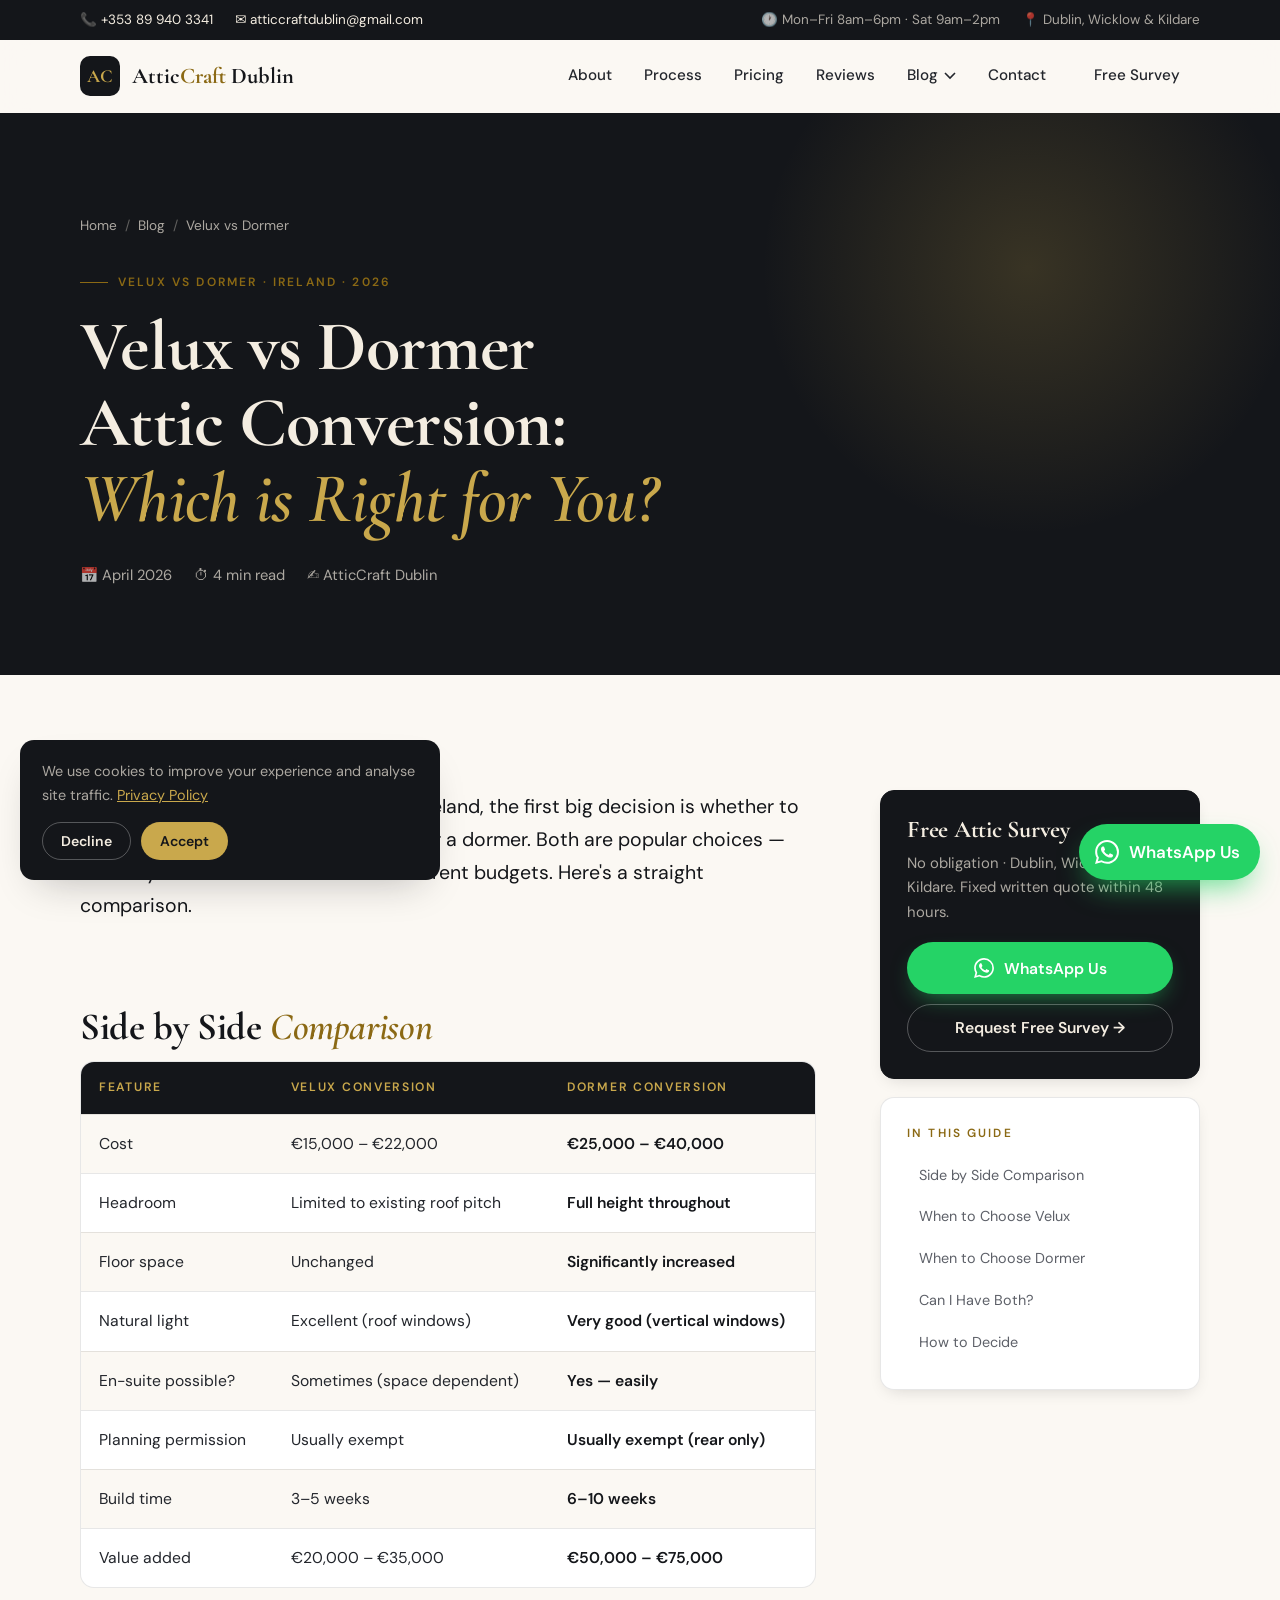
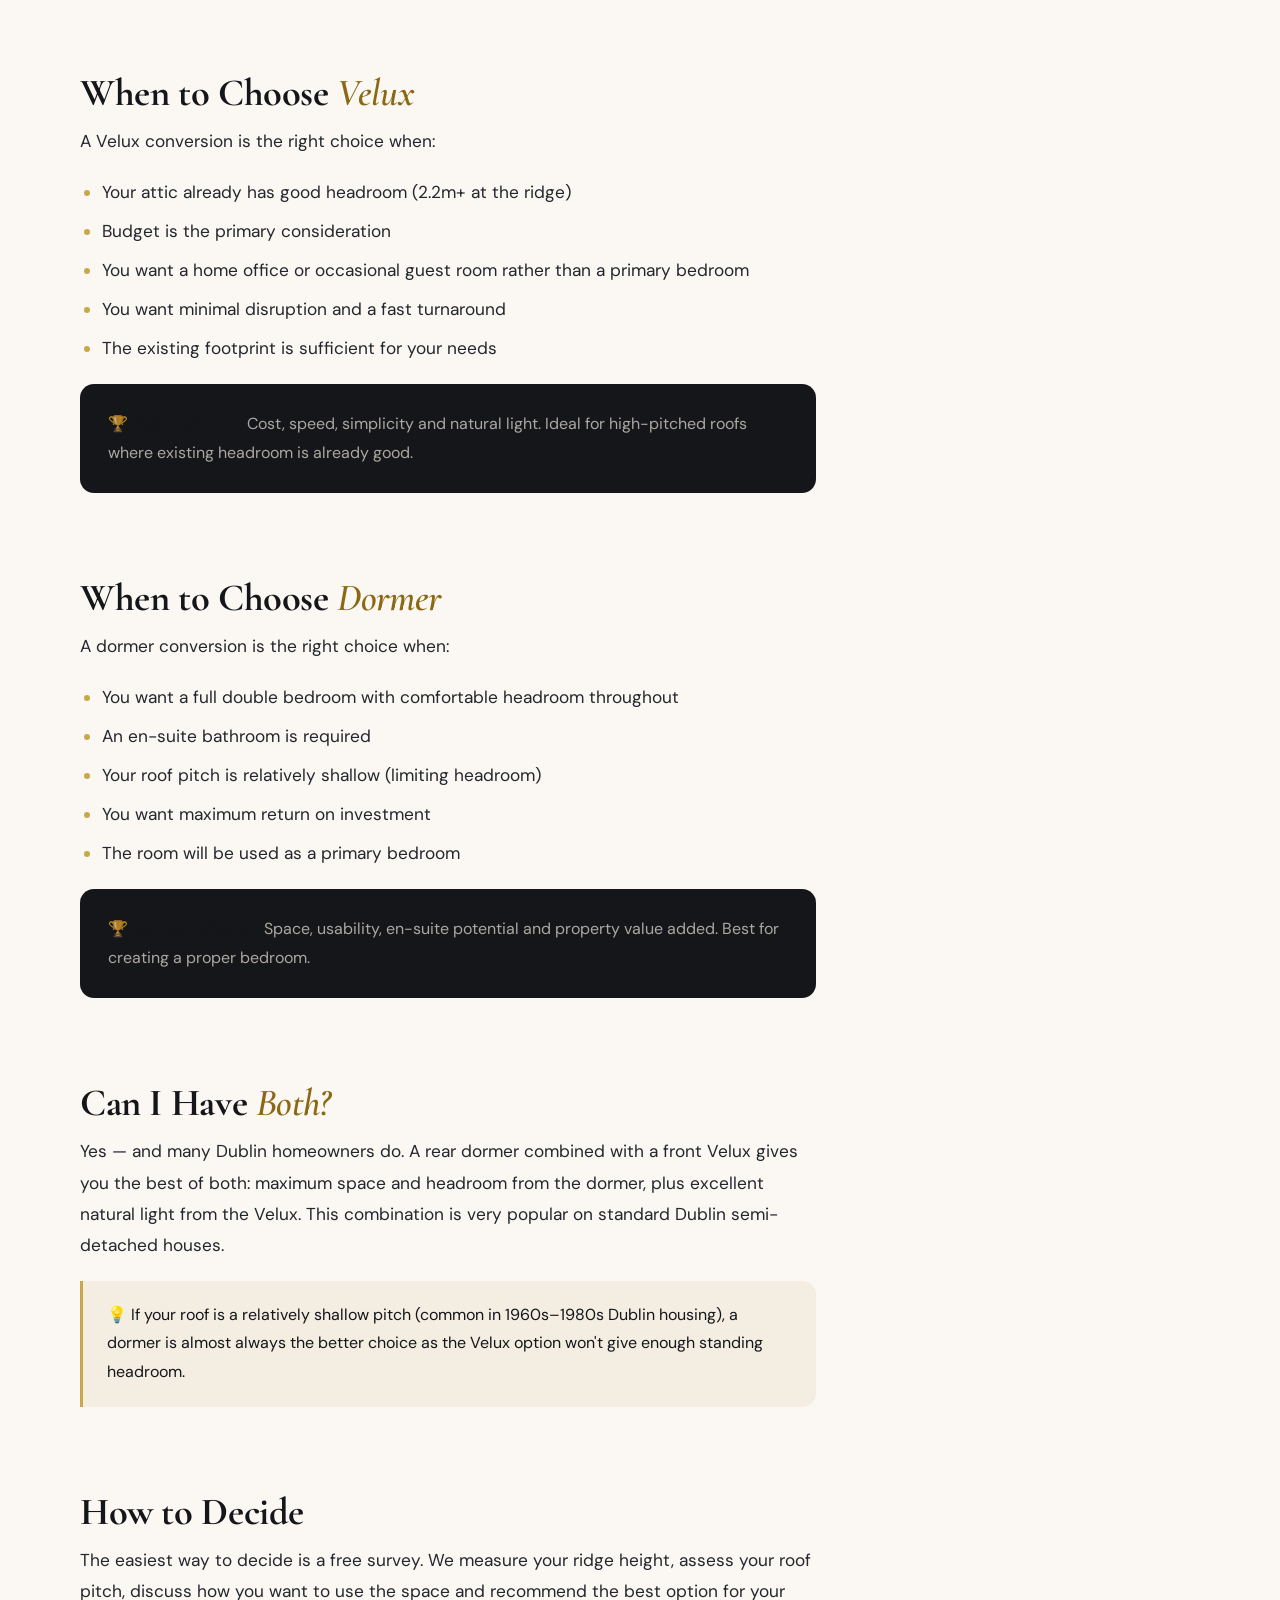
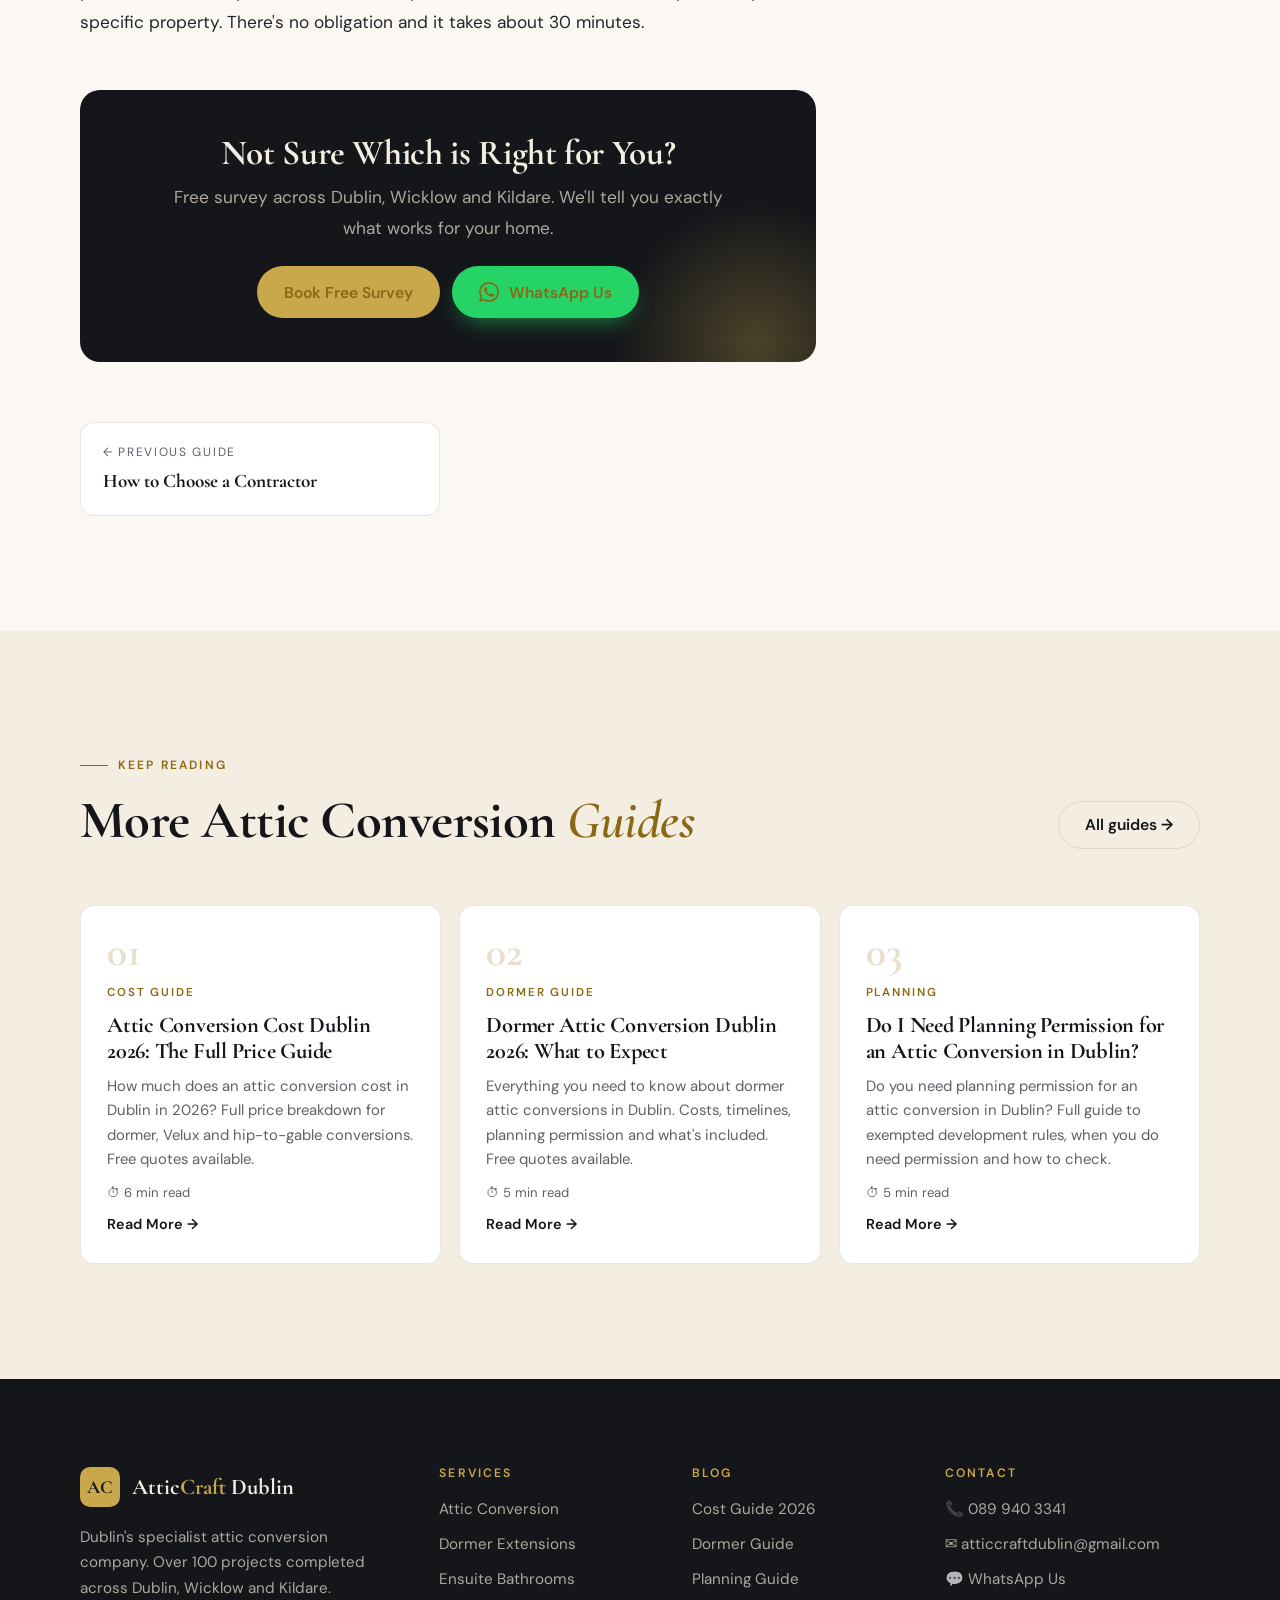
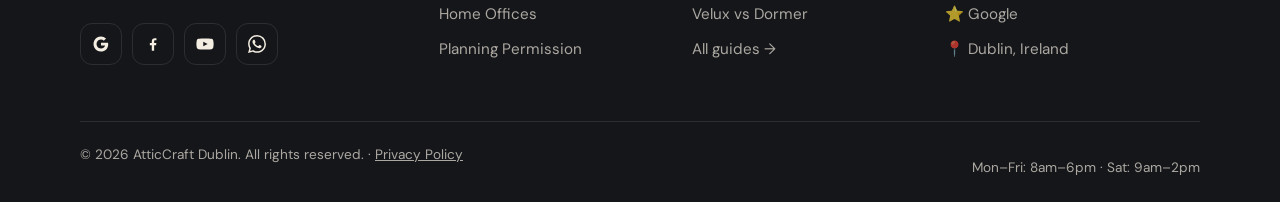
<file: blog/blog-attic-8-velux-vs-dormer.html>
<!DOCTYPE html>
<html lang="en-IE" class="no-js">
<head>
<meta charset="UTF-8">
<meta name="viewport" content="width=device-width, initial-scale=1.0">
<title>Velux vs Dormer Attic Conversion Ireland: Which is Right for You? | AtticCraft Dublin</title>
<meta name="description" content="Velux or dormer attic conversion? Full comparison of cost, space, light and value added for Irish homes in 2026.">
<meta name="keywords" content="velux vs dormer attic conversion ireland, velux attic conversion dublin, dormer vs velux ireland cost, rooflight attic conversion dublin 2026">
<meta name="robots" content="index, follow, max-snippet:-1, max-image-preview:large">
<meta name="author" content="AtticCraft Dublin">
<meta name="geo.region" content="IE">
<meta name="geo.placename" content="Dublin, Ireland">
<meta name="theme-color" content="#14161a">
<link rel="canonical" href="https://atticcraftdublin.ie/blog/blog-attic-8-velux-vs-dormer.html">
<link rel="icon" type="image/svg+xml" href="data:image/svg+xml,%3Csvg xmlns='http://www.w3.org/2000/svg' viewBox='0 0 32 32'%3E%3Crect width='32' height='32' rx='6' fill='%230c0c0b'/%3E%3Ctext x='50%25' y='50%25' dominant-baseline='central' text-anchor='middle' font-family='serif' font-weight='900' font-size='14' fill='%23c9a84c'%3EAC%3C/text%3E%3C/svg%3E">
<link rel="sitemap" type="application/xml" href="/sitemap.xml">
<meta property="og:site_name" content="AtticCraft Dublin">
<meta property="og:title" content="Velux vs Dormer Attic Conversion: Which is Right for You?">
<meta property="og:description" content="Velux or dormer attic conversion? Full comparison of cost, space, light and value added for Irish homes in 2026.">
<meta property="og:url" content="https://atticcraftdublin.ie/blog/blog-attic-8-velux-vs-dormer.html">
<meta property="og:type" content="article">
<meta property="og:locale" content="en_IE">
<meta property="og:image" content="https://atticcraftdublin.ie/img/hero1.jpg">
<meta name="twitter:card" content="summary_large_image">
<meta name="twitter:title" content="Velux vs Dormer Attic Conversion: Which is Right for You?">
<meta name="twitter:image" content="https://atticcraftdublin.ie/img/hero1.jpg">
<script type="application/ld+json">{"@context": "https://schema.org", "@type": "BlogPosting", "headline": "Velux vs Dormer Attic Conversion: Which is Right for You?", "description": "Velux or dormer attic conversion? Full comparison of cost, space, light and value added for Irish homes in 2026.", "url": "https://atticcraftdublin.ie/blog/blog-attic-8-velux-vs-dormer.html", "mainEntityOfPage": "https://atticcraftdublin.ie/blog/blog-attic-8-velux-vs-dormer.html", "image": "https://atticcraftdublin.ie/img/hero1.jpg", "datePublished": "2026-04-01", "dateModified": "2026-05-14", "inLanguage": "en-IE", "author": {"@type": "Organization", "name": "AtticCraft Dublin", "url": "https://atticcraftdublin.ie"}, "publisher": {"@type": "Organization", "name": "AtticCraft Dublin", "url": "https://atticcraftdublin.ie"}}</script>
<script type="application/ld+json">{"@context": "https://schema.org", "@type": "BreadcrumbList", "itemListElement": [{"@type": "ListItem", "position": 1, "name": "Home", "item": "https://atticcraftdublin.ie/"}, {"@type": "ListItem", "position": 2, "name": "Blog", "item": "https://atticcraftdublin.ie/blog/"}, {"@type": "ListItem", "position": 3, "name": "Velux vs Dormer", "item": "https://atticcraftdublin.ie/blog/blog-attic-8-velux-vs-dormer.html"}]}</script>
<!-- Google tag (gtag.js) with Consent Mode v2: nothing is stored until the visitor accepts cookies -->
<script>
  window.dataLayer = window.dataLayer || [];
  function gtag(){dataLayer.push(arguments);}
  gtag("consent", "default", {ad_storage: "denied", ad_user_data: "denied", ad_personalization: "denied", analytics_storage: "denied", wait_for_update: 500});
  gtag("js", new Date());
  gtag("config", "G-K4L8FWQ7PL");
  gtag("config", "AW-972962914");
</script>
<script async src="https://www.googletagmanager.com/gtag/js?id=G-K4L8FWQ7PL"></script>
<link rel="preconnect" href="https://fonts.googleapis.com">
<link rel="preconnect" href="https://fonts.gstatic.com" crossorigin>
<link href="https://fonts.googleapis.com/css2?family=Cormorant+Garamond:ital,wght@0,600;0,700;1,600&family=DM+Sans:wght@400;500;600;700&display=swap" rel="stylesheet">
<link rel="stylesheet" href="../assets/css/style.css">
</head>
<body>
<a class="skip-link" href="#main">Skip to content</a>
<div class="topbar">
  <div class="wrap">
    <div class="topbar-l">
      <a href="tel:+353899403341">📞 +353 89 940 3341</a>
      <a class="hide-sm" href="mailto:atticcraftdublin@gmail.com">✉️ atticcraftdublin@gmail.com</a>
    </div>
    <div class="topbar-r">
      <span>🕐 Mon–Fri 8am–6pm · Sat 9am–2pm</span>
      <span>📍 Dublin, Wicklow &amp; Kildare</span>
    </div>
  </div>
</div>
<header class="site-header">
  <div class="wrap">
    <a href="../index.html" class="logo" aria-label="AtticCraft Dublin home">
      <span class="logo-mark">AC</span><span class="logo-text">Attic<span>Craft</span> Dublin</span>
    </a>
    <nav class="nav" id="nav" aria-label="Main">
      <a href="../index.html#about">About</a>
      <a href="../index.html#process">Process</a>
      <a href="../index.html#pricing">Pricing</a>
      <a href="../index.html#reviews">Reviews</a>
      <div class="nav-dd">
        <button type="button" aria-expanded="false" aria-controls="blog-menu" aria-current="page">Blog <svg viewBox="0 0 12 8" aria-hidden="true"><path d="M1 1l5 5 5-5" fill="none" stroke="currentColor" stroke-width="1.6"/></svg></button>
        <div class="dd-menu" id="blog-menu">
          <a href="../blog/attic-conversion-cost-dublin-2026.html">Attic Conversion Cost Dublin 2026</a>
          <a href="../blog/blog-attic-2-dormer.html">Dormer Attic Conversion Dublin</a>
          <a href="../blog/blog-attic-3-planning.html">Planning Permission Guide</a>
          <a href="../blog/blog-attic-4-vs-extension.html">Attic Conversion vs Extension</a>
          <a href="../blog/blog-attic-5-timeline.html">How Long Does It Take?</a>
          <a href="../blog/blog-attic-6-bedroom-ideas.html">Bedroom Ideas Dublin</a>
          <a href="../blog/blog-attic-7-choose-company.html">How to Choose a Contractor</a>
          <a href="../blog/blog-attic-8-velux-vs-dormer.html">Velux vs Dormer</a>
          <a class="dd-all" href="../blog/index.html">All guides →</a>
        </div>
      </div>
      <a href="../index.html#contact">Contact</a>
      <a href="../index.html#contact" class="btn btn-gold">Free Survey</a>
    </nav>
    <button class="burger" type="button" aria-label="Open menu" aria-expanded="false" aria-controls="nav"><span></span><span></span><span></span></button>
  </div>
</header>
<main id="main">
<section class="page-hero">
  <div class="wrap">
    <ol class="crumbs"><li><a href="../index.html">Home</a></li><li><a href="index.html">Blog</a></li><li aria-current="page">Velux vs Dormer</li></ol>
    <div class="eyebrow">Velux vs Dormer · Ireland · 2026</div>
    <h1>Velux vs Dormer Attic Conversion:<br><em>Which is Right for You?</em></h1>
    <div class="article-meta"><span>📅 April 2026</span><span>⏱ 4 min read</span><span>✍️ AtticCraft Dublin</span></div>
  </div>
</section>

<section class="section">
  <div class="wrap article-layout">
    <article>
      <div class="prose">
<p>When planning an attic conversion in Ireland, the first big decision is whether to go with a Velux (rooflight) conversion or a dormer. Both are popular choices — but they suit different homes and different budgets. Here's a straight comparison.</p>

<h2 id="side-by-side-comparison">Side by Side <em>Comparison</em></h2>
<div class="table-scroll"><table class="compare-table">
<tr><th>Feature</th><th>Velux Conversion</th><th>Dormer Conversion</th></tr>
<tr><td>Cost</td><td>€15,000 – €22,000</td><td>€25,000 – €40,000</td></tr>
<tr><td>Headroom</td><td>Limited to existing roof pitch</td><td>Full height throughout</td></tr>
<tr><td>Floor space</td><td>Unchanged</td><td>Significantly increased</td></tr>
<tr><td>Natural light</td><td>Excellent (roof windows)</td><td>Very good (vertical windows)</td></tr>
<tr><td>En-suite possible?</td><td>Sometimes (space dependent)</td><td>Yes — easily</td></tr>
<tr><td>Planning permission</td><td>Usually exempt</td><td>Usually exempt (rear only)</td></tr>
<tr><td>Build time</td><td>3–5 weeks</td><td>6–10 weeks</td></tr>
<tr><td>Value added</td><td>€20,000 – €35,000</td><td>€50,000 – €75,000</td></tr>
</table></div>

<h2 id="when-to-choose-velux">When to Choose <em>Velux</em></h2>
<p>A Velux conversion is the right choice when:</p>
<ul>
<li>Your attic already has good headroom (2.2m+ at the ridge)</li>
<li>Budget is the primary consideration</li>
<li>You want a home office or occasional guest room rather than a primary bedroom</li>
<li>You want minimal disruption and a fast turnaround</li>
<li>The existing footprint is sufficient for your needs</li>
</ul>
<div class="winner-box"><p>🏆 <strong>Velux wins on:</strong> Cost, speed, simplicity and natural light. Ideal for high-pitched roofs where existing headroom is already good.</p></div>

<h2 id="when-to-choose-dormer">When to Choose <em>Dormer</em></h2>
<p>A dormer conversion is the right choice when:</p>
<ul>
<li>You want a full double bedroom with comfortable headroom throughout</li>
<li>An en-suite bathroom is required</li>
<li>Your roof pitch is relatively shallow (limiting headroom)</li>
<li>You want maximum return on investment</li>
<li>The room will be used as a primary bedroom</li>
</ul>
<div class="winner-box"><p>🏆 <strong>Dormer wins on:</strong> Space, usability, en-suite potential and property value added. Best for creating a proper bedroom.</p></div>

<h2 id="can-i-have-both">Can I Have <em>Both?</em></h2>
<p>Yes — and many Dublin homeowners do. A rear dormer combined with a front Velux gives you the best of both: maximum space and headroom from the dormer, plus excellent natural light from the Velux. This combination is very popular on standard Dublin semi-detached houses.</p>

<div class="highlight-box"><p>💡 If your roof is a relatively shallow pitch (common in 1960s–1980s Dublin housing), a dormer is almost always the better choice as the Velux option won't give enough standing headroom.</p></div>

<h2 id="how-to-decide">How to Decide</h2>
<p>The easiest way to decide is a free survey. We measure your ridge height, assess your roof pitch, discuss how you want to use the space and recommend the best option for your specific property. There's no obligation and it takes about 30 minutes.</p>

<div class="cta-block">
<h3>Not Sure Which is Right for You?</h3>
<p>Free survey across Dublin, Wicklow and Kildare. We'll tell you exactly what works for your home.</p>
<div class="cta-btns"><a href="../index.html#contact" class="btn btn-gold">Book Free Survey</a><a href="https://wa.me/353899403341?text=Hi%2C%20I%27d%20like%20a%20free%20attic%20survey." class="btn btn-wa" target="_blank" rel="noopener"><svg viewBox="0 0 24 24" aria-hidden="true"><path d="M17.472 14.382c-.297-.149-1.758-.867-2.03-.967-.273-.099-.471-.148-.67.15-.197.297-.767.966-.94 1.164-.173.199-.347.223-.644.075-.297-.15-1.255-.463-2.39-1.475-.883-.788-1.48-1.761-1.653-2.059-.173-.297-.018-.458.13-.606.134-.133.298-.347.446-.52.149-.174.198-.298.298-.497.099-.198.05-.371-.025-.52-.075-.149-.669-1.612-.916-2.207-.242-.579-.487-.5-.669-.51-.173-.008-.371-.01-.57-.01-.198 0-.52.074-.792.372-.272.297-1.04 1.016-1.04 2.479 0 1.462 1.065 2.875 1.213 3.074.149.198 2.096 3.2 5.077 4.487.709.306 1.262.489 1.694.625.712.227 1.36.195 1.871.118.571-.085 1.758-.719 2.006-1.413.248-.694.248-1.289.173-1.413-.074-.124-.272-.198-.57-.347m-5.421 7.403h-.004a9.87 9.87 0 01-5.031-1.378l-.361-.214-3.741.982.998-3.648-.235-.374a9.86 9.86 0 01-1.51-5.26c.001-5.45 4.436-9.884 9.888-9.884 2.64 0 5.122 1.03 6.988 2.898a9.825 9.825 0 012.893 6.994c-.003 5.45-4.437 9.884-9.885 9.884m8.413-18.297A11.815 11.815 0 0012.05 0C5.495 0 .16 5.335.157 11.892c0 2.096.547 4.142 1.588 5.945L.057 24l6.305-1.654a11.882 11.882 0 005.683 1.448h.005c6.554 0 11.89-5.335 11.893-11.893a11.821 11.821 0 00-3.48-8.413z"/></svg> WhatsApp Us</a></div>
</div>
      </div>
      <nav class="post-nav" aria-label="More guides"><a href="blog-attic-7-choose-company.html"><small>← Previous guide</small><span>How to Choose a Contractor</span></a></nav>
    </article>
    <aside class="aside">
      <div class="aside-card dark">
        <h3>Free Attic Survey</h3>
        <p>No obligation · Dublin, Wicklow &amp; Kildare. Fixed written quote within 48 hours.</p>
        <a href="https://wa.me/353899403341?text=Hi%2C%20I%27d%20like%20a%20free%20attic%20survey." class="btn btn-wa btn-block" target="_blank" rel="noopener"><svg viewBox="0 0 24 24" aria-hidden="true"><path d="M17.472 14.382c-.297-.149-1.758-.867-2.03-.967-.273-.099-.471-.148-.67.15-.197.297-.767.966-.94 1.164-.173.199-.347.223-.644.075-.297-.15-1.255-.463-2.39-1.475-.883-.788-1.48-1.761-1.653-2.059-.173-.297-.018-.458.13-.606.134-.133.298-.347.446-.52.149-.174.198-.298.298-.497.099-.198.05-.371-.025-.52-.075-.149-.669-1.612-.916-2.207-.242-.579-.487-.5-.669-.51-.173-.008-.371-.01-.57-.01-.198 0-.52.074-.792.372-.272.297-1.04 1.016-1.04 2.479 0 1.462 1.065 2.875 1.213 3.074.149.198 2.096 3.2 5.077 4.487.709.306 1.262.489 1.694.625.712.227 1.36.195 1.871.118.571-.085 1.758-.719 2.006-1.413.248-.694.248-1.289.173-1.413-.074-.124-.272-.198-.57-.347m-5.421 7.403h-.004a9.87 9.87 0 01-5.031-1.378l-.361-.214-3.741.982.998-3.648-.235-.374a9.86 9.86 0 01-1.51-5.26c.001-5.45 4.436-9.884 9.888-9.884 2.64 0 5.122 1.03 6.988 2.898a9.825 9.825 0 012.893 6.994c-.003 5.45-4.437 9.884-9.885 9.884m8.413-18.297A11.815 11.815 0 0012.05 0C5.495 0 .16 5.335.157 11.892c0 2.096.547 4.142 1.588 5.945L.057 24l6.305-1.654a11.882 11.882 0 005.683 1.448h.005c6.554 0 11.89-5.335 11.893-11.893a11.821 11.821 0 00-3.48-8.413z"/></svg> WhatsApp Us</a>
        <a href="../index.html#contact" class="btn btn-ghost btn-block">Request Free Survey →</a>
      </div>
      <div class="aside-card toc-card">
        <div class="aside-title">In this guide</div>
        <ol class="toc">
          <li><a href="#side-by-side-comparison">Side by Side Comparison</a></li>
          <li><a href="#when-to-choose-velux">When to Choose Velux</a></li>
          <li><a href="#when-to-choose-dormer">When to Choose Dormer</a></li>
          <li><a href="#can-i-have-both">Can I Have Both?</a></li>
          <li><a href="#how-to-decide">How to Decide</a></li>
        </ol>
      </div>
    </aside>
  </div>
</section>

<section class="section tint">
  <div class="wrap">
    <div class="blog-head section-head" style="max-width:none">
      <div><div class="eyebrow">Keep reading</div><h2>More Attic Conversion <em>Guides</em></h2></div>
      <a href="index.html" class="btn btn-ghost">All guides →</a>
    </div>
    <div class="blog-grid cols-3">
      <a href="../blog/attic-conversion-cost-dublin-2026.html" class="post-card reveal"><div class="post-num">01</div><div class="post-tag">Cost Guide</div><h3>Attic Conversion Cost Dublin 2026: The Full Price Guide</h3><p>How much does an attic conversion cost in Dublin in 2026? Full price breakdown for dormer, Velux and hip-to-gable conversions. Free quotes available.</p><div class="post-meta">⏱ 6 min read</div><span class="post-more">Read More →</span></a>
      <a href="../blog/blog-attic-2-dormer.html" class="post-card reveal"><div class="post-num">02</div><div class="post-tag">Dormer Guide</div><h3>Dormer Attic Conversion Dublin 2026: What to Expect</h3><p>Everything you need to know about dormer attic conversions in Dublin. Costs, timelines, planning permission and what&#x27;s included. Free quotes available.</p><div class="post-meta">⏱ 5 min read</div><span class="post-more">Read More →</span></a>
      <a href="../blog/blog-attic-3-planning.html" class="post-card reveal"><div class="post-num">03</div><div class="post-tag">Planning</div><h3>Do I Need Planning Permission for an Attic Conversion in Dublin?</h3><p>Do you need planning permission for an attic conversion in Dublin? Full guide to exempted development rules, when you do need permission and how to check.</p><div class="post-meta">⏱ 5 min read</div><span class="post-more">Read More →</span></a>
    </div>
  </div>
</section>
</main>
<footer class="site-footer">
  <div class="wrap">
    <div class="foot-grid">
      <div class="foot-brand">
        <a href="../index.html" class="logo"><span class="logo-mark">AC</span><span class="logo-text">Attic<span>Craft</span> Dublin</span></a>
        <p>Dublin's specialist attic conversion company. Over 100 projects completed across Dublin, Wicklow and Kildare.</p>
        <div class="socials">
          <a href="https://share.google/o7XOvdts1RFgbcqTH" target="_blank" rel="noopener" aria-label="Google"><svg viewBox="0 0 24 24" aria-hidden="true"><path d="M21.6 12.2c0-.7-.1-1.4-.2-2H12v3.8h5.4a4.6 4.6 0 01-2 3v2.5h3.2c1.9-1.7 3-4.3 3-7.3zM12 22c2.7 0 5-.9 6.6-2.4l-3.2-2.5c-.9.6-2 1-3.4 1-2.6 0-4.8-1.8-5.6-4.1H3.1v2.6A10 10 0 0012 22zM6.4 14c-.2-.6-.3-1.3-.3-2s.1-1.4.3-2V7.4H3.1A10 10 0 002 12c0 1.6.4 3.2 1.1 4.6L6.4 14zM12 6c1.5 0 2.8.5 3.8 1.5l2.9-2.9A10 10 0 0012 2 10 10 0 003.1 7.4L6.4 10C7.2 7.7 9.4 6 12 6z"/></svg></a>
          <a href="https://www.facebook.com/share/1F2biXya9G/" target="_blank" rel="noopener" aria-label="Facebook"><svg viewBox="0 0 24 24" aria-hidden="true"><path d="M13.5 21v-7.5h2.6l.4-3h-3V8.6c0-.9.3-1.5 1.5-1.5h1.6V4.4c-.3 0-1.2-.1-2.3-.1-2.3 0-3.9 1.4-3.9 4v2.2H7.8v3h2.6V21h3.1z"/></svg></a>
          <a href="https://www.youtube.com/@AtticCraftDublin" target="_blank" rel="noopener" aria-label="YouTube"><svg viewBox="0 0 24 24" aria-hidden="true"><path d="M23 7.2a3 3 0 00-2.1-2.1C19 4.6 12 4.6 12 4.6s-7 0-8.9.5A3 3 0 001 7.2 31 31 0 00.5 12a31 31 0 00.5 4.8 3 3 0 002.1 2.1c1.9.5 8.9.5 8.9.5s7 0 8.9-.5a3 3 0 002.1-2.1 31 31 0 00.5-4.8 31 31 0 00-.5-4.8zM9.7 15V9l5.8 3-5.8 3z"/></svg></a>
          <a href="https://wa.me/353899403341" target="_blank" rel="noopener" aria-label="WhatsApp"><svg viewBox="0 0 24 24" aria-hidden="true"><path d="M17.472 14.382c-.297-.149-1.758-.867-2.03-.967-.273-.099-.471-.148-.67.15-.197.297-.767.966-.94 1.164-.173.199-.347.223-.644.075-.297-.15-1.255-.463-2.39-1.475-.883-.788-1.48-1.761-1.653-2.059-.173-.297-.018-.458.13-.606.134-.133.298-.347.446-.52.149-.174.198-.298.298-.497.099-.198.05-.371-.025-.52-.075-.149-.669-1.612-.916-2.207-.242-.579-.487-.5-.669-.51-.173-.008-.371-.01-.57-.01-.198 0-.52.074-.792.372-.272.297-1.04 1.016-1.04 2.479 0 1.462 1.065 2.875 1.213 3.074.149.198 2.096 3.2 5.077 4.487.709.306 1.262.489 1.694.625.712.227 1.36.195 1.871.118.571-.085 1.758-.719 2.006-1.413.248-.694.248-1.289.173-1.413-.074-.124-.272-.198-.57-.347m-5.421 7.403h-.004a9.87 9.87 0 01-5.031-1.378l-.361-.214-3.741.982.998-3.648-.235-.374a9.86 9.86 0 01-1.51-5.26c.001-5.45 4.436-9.884 9.888-9.884 2.64 0 5.122 1.03 6.988 2.898a9.825 9.825 0 012.893 6.994c-.003 5.45-4.437 9.884-9.885 9.884m8.413-18.297A11.815 11.815 0 0012.05 0C5.495 0 .16 5.335.157 11.892c0 2.096.547 4.142 1.588 5.945L.057 24l6.305-1.654a11.882 11.882 0 005.683 1.448h.005c6.554 0 11.89-5.335 11.893-11.893a11.821 11.821 0 00-3.48-8.413z"/></svg></a>
        </div>
      </div>
      <div class="foot-col">
        <h4>Services</h4>
        <ul>
          <li><a href="../index.html#pricing">Attic Conversion</a></li>
          <li><a href="../blog/blog-attic-2-dormer.html">Dormer Extensions</a></li>
          <li><a href="../blog/blog-attic-6-bedroom-ideas.html">Ensuite Bathrooms</a></li>
          <li><a href="../blog/blog-attic-6-bedroom-ideas.html">Home Offices</a></li>
          <li><a href="../blog/blog-attic-3-planning.html">Planning Permission</a></li>
        </ul>
      </div>
      <div class="foot-col">
        <h4>Blog</h4>
        <ul><li><a href="../blog/attic-conversion-cost-dublin-2026.html">Cost Guide 2026</a></li><li><a href="../blog/blog-attic-2-dormer.html">Dormer Guide</a></li><li><a href="../blog/blog-attic-3-planning.html">Planning Guide</a></li><li><a href="../blog/blog-attic-8-velux-vs-dormer.html">Velux vs Dormer</a></li><li><a href="../blog/index.html">All guides →</a></li></ul>
      </div>
      <div class="foot-col">
        <h4>Contact</h4>
        <ul>
          <li><a href="tel:+353899403341">📞 089 940 3341</a></li>
          <li><a href="mailto:atticcraftdublin@gmail.com">✉️ atticcraftdublin@gmail.com</a></li>
          <li><a href="https://wa.me/353899403341" target="_blank" rel="noopener">💬 WhatsApp Us</a></li>
          <li><a href="https://share.google/o7XOvdts1RFgbcqTH" target="_blank" rel="noopener">⭐ Google</a></li>
          <li>📍 Dublin, Ireland</li>
        </ul>
      </div>
    </div>
    <div class="foot-bot">
      <p>© <span data-year>2026</span> AtticCraft Dublin. All rights reserved. · <button type="button" data-privacy>Privacy Policy</button></p>
      <p>Mon–Fri: 8am–6pm · Sat: 9am–2pm</p>
    </div>
  </div>
</footer>

<a href="https://wa.me/353899403341?text=Hi%2C%20I%27m%20interested%20in%20a%20free%20attic%20survey." class="fab-wa" target="_blank" rel="noopener"><svg viewBox="0 0 24 24" aria-hidden="true"><path d="M17.472 14.382c-.297-.149-1.758-.867-2.03-.967-.273-.099-.471-.148-.67.15-.197.297-.767.966-.94 1.164-.173.199-.347.223-.644.075-.297-.15-1.255-.463-2.39-1.475-.883-.788-1.48-1.761-1.653-2.059-.173-.297-.018-.458.13-.606.134-.133.298-.347.446-.52.149-.174.198-.298.298-.497.099-.198.05-.371-.025-.52-.075-.149-.669-1.612-.916-2.207-.242-.579-.487-.5-.669-.51-.173-.008-.371-.01-.57-.01-.198 0-.52.074-.792.372-.272.297-1.04 1.016-1.04 2.479 0 1.462 1.065 2.875 1.213 3.074.149.198 2.096 3.2 5.077 4.487.709.306 1.262.489 1.694.625.712.227 1.36.195 1.871.118.571-.085 1.758-.719 2.006-1.413.248-.694.248-1.289.173-1.413-.074-.124-.272-.198-.57-.347m-5.421 7.403h-.004a9.87 9.87 0 01-5.031-1.378l-.361-.214-3.741.982.998-3.648-.235-.374a9.86 9.86 0 01-1.51-5.26c.001-5.45 4.436-9.884 9.888-9.884 2.64 0 5.122 1.03 6.988 2.898a9.825 9.825 0 012.893 6.994c-.003 5.45-4.437 9.884-9.885 9.884m8.413-18.297A11.815 11.815 0 0012.05 0C5.495 0 .16 5.335.157 11.892c0 2.096.547 4.142 1.588 5.945L.057 24l6.305-1.654a11.882 11.882 0 005.683 1.448h.005c6.554 0 11.89-5.335 11.893-11.893a11.821 11.821 0 00-3.48-8.413z"/></svg><span>WhatsApp Us</span></a>
<div class="mobile-bar" role="complementary" aria-label="Quick contact">
  <a href="https://wa.me/353899403341?text=Hi%2C%20I%27d%20like%20a%20free%20attic%20survey." class="btn btn-wa" target="_blank" rel="noopener"><svg viewBox="0 0 24 24" aria-hidden="true"><path d="M17.472 14.382c-.297-.149-1.758-.867-2.03-.967-.273-.099-.471-.148-.67.15-.197.297-.767.966-.94 1.164-.173.199-.347.223-.644.075-.297-.15-1.255-.463-2.39-1.475-.883-.788-1.48-1.761-1.653-2.059-.173-.297-.018-.458.13-.606.134-.133.298-.347.446-.52.149-.174.198-.298.298-.497.099-.198.05-.371-.025-.52-.075-.149-.669-1.612-.916-2.207-.242-.579-.487-.5-.669-.51-.173-.008-.371-.01-.57-.01-.198 0-.52.074-.792.372-.272.297-1.04 1.016-1.04 2.479 0 1.462 1.065 2.875 1.213 3.074.149.198 2.096 3.2 5.077 4.487.709.306 1.262.489 1.694.625.712.227 1.36.195 1.871.118.571-.085 1.758-.719 2.006-1.413.248-.694.248-1.289.173-1.413-.074-.124-.272-.198-.57-.347m-5.421 7.403h-.004a9.87 9.87 0 01-5.031-1.378l-.361-.214-3.741.982.998-3.648-.235-.374a9.86 9.86 0 01-1.51-5.26c.001-5.45 4.436-9.884 9.888-9.884 2.64 0 5.122 1.03 6.988 2.898a9.825 9.825 0 012.893 6.994c-.003 5.45-4.437 9.884-9.885 9.884m8.413-18.297A11.815 11.815 0 0012.05 0C5.495 0 .16 5.335.157 11.892c0 2.096.547 4.142 1.588 5.945L.057 24l6.305-1.654a11.882 11.882 0 005.683 1.448h.005c6.554 0 11.89-5.335 11.893-11.893a11.821 11.821 0 00-3.48-8.413z"/></svg> WhatsApp</a>
  <a href="../index.html#contact" class="btn btn-gold">Book Now →</a>
</div>

<div class="cookie" id="cookie" role="region" aria-label="Cookie consent">
  <p>We use cookies to improve your experience and analyse site traffic. <button type="button" class="link" data-privacy>Privacy Policy</button></p>
  <div class="btns">
    <button type="button" class="btn btn-ghost" data-cookie="declined">Decline</button>
    <button type="button" class="btn btn-gold" data-cookie="accepted">Accept</button>
  </div>
</div>

<dialog class="privacy" id="privacy" aria-labelledby="privacy-title">
  <div class="privacy-inner">
    <h2 id="privacy-title">Privacy Policy</h2>
    <p>Last updated: May 2026. This policy covers AtticCraft Dublin at atticcraftdublin.ie.</p>
    <h3>What we collect</h3>
    <ul>
      <li>Contact form submissions (name, phone, email, area)</li>
      <li>Website usage data via Google Analytics (anonymised)</li>
      <li>Cookies for analytics and ad performance tracking</li>
    </ul>
    <h3>How we use it</h3>
    <ul>
      <li>To respond to survey and quote requests</li>
      <li>To improve our website and services</li>
      <li>We never sell your data to third parties</li>
    </ul>
    <h3>Third party services</h3>
    <p>We use Google Analytics, Google Ads (AW-972962914), and Formspree for form handling. All comply with GDPR.</p>
    <h3>Your rights</h3>
    <p>You have the right to access, correct or delete your data. Contact us at <a href="mailto:atticcraftdublin@gmail.com">atticcraftdublin@gmail.com</a>.</p>
    <button type="button" class="btn btn-dark" data-close>Close</button>
  </div>
</dialog>

<script src="../assets/js/main.js" defer></script>
</body>
</html>
</file>
<file: assets/css/style.css>
/* ==========================================================================
   AtticCraft Dublin — site styles
   Palette and type carried over from the original brand (gold + charcoal,
   Cormorant Garamond + DM Sans), rebuilt on a modern layout system.
   ========================================================================== */

:root {
  --ink: #14161a;
  --ink-2: #1d2026;
  --ink-3: #2a2e36;
  --paper: #fbf8f3;
  --cream: #f4ede1;
  --sand: #e9dfcd;
  --line: rgba(20, 22, 26, 0.1);
  --line-dark: rgba(255, 255, 255, 0.1);
  --text: #23262c;
  --muted: #5d6068;
  --muted-dark: rgba(244, 237, 225, 0.68);
  --gold: #c9a84c;
  --gold-2: #dcc07a;
  --gold-ink: #8b6914;
  --wa: #25d366;
  --wa-dark: #1ebe5a;
  --danger: #c0392b;

  --serif: "Cormorant Garamond", Georgia, "Times New Roman", serif;
  --sans: "DM Sans", system-ui, -apple-system, "Segoe UI", Roboto, sans-serif;

  --radius: 14px;
  --radius-sm: 8px;
  --shadow: 0 18px 40px -18px rgba(20, 22, 26, 0.28);
  --shadow-sm: 0 6px 18px -8px rgba(20, 22, 26, 0.2);
  --wrap: 1200px;
  --gutter: clamp(16px, 4vw, 40px);
  --header-h: 72px;
}

/* ---------- Reset ---------- */
*, *::before, *::after { box-sizing: border-box; }
* { margin: 0; }
html { scroll-behavior: smooth; scroll-padding-top: calc(var(--header-h) + 12px); -webkit-text-size-adjust: 100%; }
body {
  font-family: var(--sans);
  font-size: 17px;
  line-height: 1.65;
  color: var(--text);
  background: var(--paper);
  -webkit-font-smoothing: antialiased;
  overflow-x: hidden;
}
img, video, svg { display: block; max-width: 100%; }
a { color: inherit; }
button, input, select, textarea { font: inherit; color: inherit; }
:focus-visible { outline: 2px solid var(--gold); outline-offset: 3px; }
@media (prefers-reduced-motion: reduce) {
  html { scroll-behavior: auto; }
  *, *::before, *::after { animation: none !important; transition: none !important; }
}

.wrap { width: 100%; max-width: var(--wrap); margin-inline: auto; padding-inline: var(--gutter); }
.sr-only { position: absolute; width: 1px; height: 1px; overflow: hidden; clip: rect(0 0 0 0); white-space: nowrap; }
.skip-link { position: absolute; left: 12px; top: -60px; z-index: 200; background: var(--ink); color: #fff; padding: 10px 16px; border-radius: 6px; text-decoration: none; }
.skip-link:focus { top: 12px; }

/* ---------- Typography ---------- */
h1, h2, h3, h4 { font-family: var(--serif); font-weight: 700; line-height: 1.08; color: var(--ink); letter-spacing: -0.01em; }
h1 em, h2 em, h3 em { font-style: italic; font-weight: 600; color: var(--gold-ink); }
.dark h1, .dark h2, .dark h3, .dark h4 { color: var(--cream); }
.dark h1 em, .dark h2 em, .dark h3 em { color: var(--gold); }
h2 { font-size: clamp(2.1rem, 4.2vw, 3.3rem); }
h3 { font-size: 1.5rem; }
p + p { margin-top: 1em; }

.eyebrow {
  display: inline-flex; align-items: center; gap: 10px;
  font-size: 0.75rem; font-weight: 600; letter-spacing: 0.18em; text-transform: uppercase;
  color: var(--gold-ink); margin-bottom: 1rem;
}
.eyebrow::before { content: ""; width: 28px; height: 1px; background: currentColor; }
.dark .eyebrow { color: var(--gold); }
.lead { font-size: 1.12rem; color: var(--muted); max-width: 60ch; }
.dark .lead, .dark p { color: var(--muted-dark); }

/* ---------- Buttons ---------- */
.btn {
  display: inline-flex; align-items: center; justify-content: center; gap: 10px;
  padding: 15px 26px; border-radius: 999px; border: 1.5px solid transparent;
  font-weight: 600; font-size: 0.98rem; line-height: 1; text-decoration: none; cursor: pointer;
  transition: transform .18s ease, background-color .18s ease, border-color .18s ease, color .18s ease, box-shadow .18s ease;
}
.btn:hover { transform: translateY(-1px); }
.btn svg { width: 20px; height: 20px; flex: none; fill: currentColor; }
.btn-wa { background: var(--wa); color: #fff; box-shadow: 0 10px 24px -10px rgba(37, 211, 102, .7); }
.btn-wa:hover { background: var(--wa-dark); }
.btn-gold { background: var(--gold); color: var(--ink); }
.btn-gold:hover { background: var(--gold-2); }
.btn-dark { background: var(--ink); color: var(--cream); }
.btn-dark:hover { background: var(--ink-3); }
.btn-ghost { border-color: var(--line); color: var(--ink); background: transparent; }
.btn-ghost:hover { border-color: var(--ink); }
.dark .btn-ghost { border-color: var(--line-dark); color: var(--cream); }
.dark .btn-ghost:hover { border-color: var(--gold); color: var(--gold); }
.btn-block { width: 100%; }

/* ---------- Top bar ---------- */
.topbar { background: var(--ink); color: var(--muted-dark); font-size: 0.84rem; }
.topbar .wrap { display: flex; justify-content: space-between; align-items: center; gap: 16px; min-height: 40px; }
.topbar a { color: var(--cream); text-decoration: none; }
.topbar a:hover { color: var(--gold); }
.topbar-l, .topbar-r { display: flex; gap: 22px; align-items: center; }
@media (max-width: 760px) { .topbar-l .hide-sm, .topbar-r { display: none; } .topbar .wrap { justify-content: center; } }

/* ---------- Header / nav ---------- */
.site-header {
  position: sticky; top: 0; z-index: 90;
  background: rgba(251, 248, 243, 0.88);
  backdrop-filter: saturate(160%) blur(14px); -webkit-backdrop-filter: saturate(160%) blur(14px);
  border-bottom: 1px solid transparent; transition: border-color .2s, box-shadow .2s;
}
.site-header.scrolled { border-color: var(--line); box-shadow: 0 6px 24px -18px rgba(0,0,0,.4); }
.site-header .wrap { display: flex; align-items: center; justify-content: space-between; gap: 24px; height: var(--header-h); }

.logo { display: inline-flex; align-items: center; gap: 12px; text-decoration: none; color: var(--ink); }
.logo-mark {
  width: 40px; height: 40px; border-radius: 10px; background: var(--ink); color: var(--gold);
  display: grid; place-items: center; font-family: var(--serif); font-weight: 700; font-size: 1.15rem; letter-spacing: .02em;
}
.logo-text { font-family: var(--serif); font-weight: 700; font-size: 1.4rem; line-height: 1; }
.logo-text span { color: var(--gold-ink); }
.dark .logo, .site-footer .logo { color: var(--cream); }
.site-footer .logo-mark { background: var(--gold); color: var(--ink); }
.site-footer .logo-text span { color: var(--gold); }

.nav { display: flex; align-items: center; gap: 4px; }
.nav > a, .nav-dd > button {
  padding: 10px 14px; border-radius: 999px; text-decoration: none; font-size: 0.95rem; font-weight: 500;
  color: var(--text); background: none; border: 0; cursor: pointer; display: inline-flex; align-items: center; gap: 6px;
}
.nav > a:hover, .nav-dd > button:hover, .nav-dd.open > button { background: var(--cream); }
.nav > a[aria-current="page"] { color: var(--gold-ink); }
.nav .btn { margin-left: 10px; padding: 12px 20px; }
.nav-dd { position: relative; }
.nav-dd > button svg { width: 12px; height: 12px; transition: transform .2s; }
.nav-dd.open > button svg { transform: rotate(180deg); }
.dd-menu {
  position: absolute; top: calc(100% + 10px); left: 50%; transform: translate(-50%, 6px);
  width: 340px; padding: 10px; border-radius: var(--radius); background: #fff; border: 1px solid var(--line);
  box-shadow: var(--shadow); opacity: 0; visibility: hidden; transition: opacity .18s, transform .18s, visibility .18s;
}
.nav-dd.open .dd-menu { opacity: 1; visibility: visible; transform: translate(-50%, 0); }
@media (hover: hover) and (min-width: 961px) {
  .nav-dd:hover .dd-menu, .nav-dd:focus-within .dd-menu { opacity: 1; visibility: visible; transform: translate(-50%, 0); }
}
.dd-menu a { display: block; padding: 10px 14px; border-radius: var(--radius-sm); text-decoration: none; font-size: 0.93rem; color: var(--text); }
.dd-menu a:hover { background: var(--cream); color: var(--gold-ink); }
.dd-menu .dd-all { margin-top: 6px; border-top: 1px solid var(--line); border-radius: 0 0 var(--radius-sm) var(--radius-sm); font-weight: 600; color: var(--gold-ink); }

.burger { display: none; width: 46px; height: 46px; border-radius: 12px; border: 1px solid var(--line); background: #fff; cursor: pointer; position: relative; }
.burger span { position: absolute; left: 13px; right: 13px; height: 2px; background: var(--ink); border-radius: 2px; transition: transform .25s, opacity .2s, top .25s; }
.burger span:nth-child(1) { top: 16px; } .burger span:nth-child(2) { top: 22px; } .burger span:nth-child(3) { top: 28px; }
.burger[aria-expanded="true"] span:nth-child(1) { top: 22px; transform: rotate(45deg); }
.burger[aria-expanded="true"] span:nth-child(2) { opacity: 0; }
.burger[aria-expanded="true"] span:nth-child(3) { top: 22px; transform: rotate(-45deg); }

@media (max-width: 960px) {
  .burger { display: block; }
  .nav {
    position: fixed; inset: var(--header-h) 0 auto 0; max-height: calc(100dvh - var(--header-h)); overflow-y: auto;
    flex-direction: column; align-items: stretch; gap: 2px; padding: 12px var(--gutter) 24px;
    background: var(--paper); border-bottom: 1px solid var(--line); box-shadow: var(--shadow);
    transform: translateY(-8px); opacity: 0; visibility: hidden; transition: opacity .2s, transform .2s, visibility .2s;
  }
  .nav.open { opacity: 1; visibility: visible; transform: none; }
  .nav > a, .nav-dd > button { width: 100%; justify-content: space-between; padding: 14px 12px; font-size: 1.05rem; border-radius: 10px; }
  .nav .btn { margin: 12px 0 0; justify-content: center; padding: 16px; }
  .dd-menu { position: static; transform: none; width: auto; box-shadow: none; border: 0; background: var(--cream); padding: 6px; margin: 4px 0 8px; display: none; opacity: 1; visibility: visible; }
  .nav-dd.open .dd-menu { display: block; transform: none; }
}

/* ---------- Sections ---------- */
.section { padding-block: clamp(64px, 9vw, 120px); }
.section-sm { padding-block: clamp(40px, 6vw, 72px); }
.dark { background: var(--ink); color: var(--cream); }
.tint { background: var(--cream); }
.section-head { max-width: 760px; margin-bottom: clamp(36px, 5vw, 56px); }
.section-head.center { margin-inline: auto; text-align: center; }
.section-head.center .eyebrow::after { content: ""; width: 28px; height: 1px; background: currentColor; }
.section-head .lead { margin-top: 1rem; }
.section-head.center .lead { margin-inline: auto; }

/* ---------- Hero ---------- */
.hero { position: relative; padding-block: clamp(40px, 6vw, 80px) clamp(48px, 7vw, 96px); overflow: hidden; }
.hero::before {
  content: ""; position: absolute; inset: -20% -10% auto auto; width: 70vw; height: 70vw; max-width: 900px; max-height: 900px;
  background: radial-gradient(closest-side, rgba(201, 168, 76, 0.18), transparent 70%); pointer-events: none;
}
.hero-grid { position: relative; display: grid; grid-template-columns: 1.05fr 1fr; gap: clamp(32px, 5vw, 72px); align-items: center; }
.hero h1 { font-size: clamp(2.8rem, 6.4vw, 5.4rem); line-height: 0.98; margin-bottom: 1.4rem; }
.hero h1 em { display: inline; }
.hero-sub { font-size: 1.15rem; color: var(--muted); max-width: 52ch; margin-bottom: 2rem; }
.hero-cta { display: flex; flex-wrap: wrap; gap: 12px; }
.hero-badges { display: flex; flex-wrap: wrap; gap: 8px 18px; margin-top: 1.6rem; font-size: 0.9rem; color: var(--muted); }
.hero-badges span::before { content: "✓"; color: var(--gold-ink); font-weight: 700; margin-right: 6px; }

.hero-media { display: grid; grid-template-columns: 1.35fr 1fr; grid-template-rows: 1fr 1fr; gap: 14px; height: clamp(380px, 46vw, 560px); }
.hero-media img { width: 100%; height: 100%; object-fit: cover; border-radius: var(--radius); box-shadow: var(--shadow); }
.hero-media img:first-child { grid-row: 1 / 3; }
.hero-media .float-card {
  position: absolute; left: -18px; bottom: 28px; background: #fff; border-radius: var(--radius); padding: 14px 18px;
  box-shadow: var(--shadow); display: flex; align-items: center; gap: 12px; font-size: 0.9rem;
}
.hero-media-wrap { position: relative; }
.float-card strong { display: block; font-family: var(--serif); font-size: 1.6rem; line-height: 1; color: var(--ink); }
.float-card .stars { color: var(--gold); letter-spacing: 2px; }

.stats { display: grid; grid-template-columns: repeat(4, 1fr); margin-top: clamp(40px, 6vw, 72px); border: 1px solid var(--line); border-radius: var(--radius); background: #fff; }
.stats > div { padding: 24px 22px; }
.stats > div + div { border-left: 1px solid var(--line); }
.stat-n { font-family: var(--serif); font-weight: 700; font-size: clamp(2rem, 3.6vw, 2.8rem); line-height: 1; color: var(--ink); }
.stat-l { margin-top: 6px; font-size: 0.85rem; letter-spacing: .04em; color: var(--muted); }

@media (max-width: 960px) {
  .hero-grid { grid-template-columns: 1fr; }
  .hero-media .float-card { left: 12px; bottom: 12px; }
}
@media (max-width: 640px) {
  .stats { grid-template-columns: 1fr 1fr; }
  .stats > div:nth-child(3) { border-left: 0; }
  .stats > div:nth-child(n+3) { border-top: 1px solid var(--line); }
  .hero-media { height: 360px; gap: 10px; }
  .hero-cta .btn { flex: 1 1 100%; }
}

/* ---------- Trust strip ---------- */
.trust { background: var(--ink); color: var(--cream); overflow: hidden; }
.trust-track { display: flex; width: max-content; animation: marquee 38s linear infinite; }
.trust:hover .trust-track { animation-play-state: paused; }
.trust-list { display: flex; gap: 0; list-style: none; padding: 0; }
.trust-list li { display: flex; align-items: center; gap: 10px; padding: 20px 34px; white-space: nowrap; font-size: 0.95rem; font-weight: 500; }
.trust-list li::after { content: "✦"; color: var(--gold); margin-left: 34px; font-size: .7rem; }
@keyframes marquee { to { transform: translateX(-50%); } }

/* ---------- About ---------- */
.about-grid { display: grid; grid-template-columns: 1fr 1fr; gap: clamp(32px, 6vw, 88px); align-items: center; }
.about-media { display: grid; grid-template-columns: 1fr 1fr; gap: 14px; }
.about-media img { width: 100%; height: 100%; object-fit: cover; border-radius: var(--radius); box-shadow: var(--shadow-sm); }
.about-media img:first-child { grid-column: 1 / 3; aspect-ratio: 3 / 2; }
.about-media img:not(:first-child) { aspect-ratio: 4 / 5; }
.about-text h3 { margin: 2rem 0 .6rem; font-size: 1.6rem; }
.about-text p { color: var(--muted); }
.quote {
  margin-top: 2rem; padding: 22px 26px; border-left: 3px solid var(--gold); background: #fff; border-radius: 0 var(--radius) var(--radius) 0;
  font-family: var(--serif); font-style: italic; font-size: 1.35rem; line-height: 1.35; color: var(--ink); box-shadow: var(--shadow-sm);
}
@media (max-width: 900px) { .about-grid { grid-template-columns: 1fr; } .about-media { order: 2; } }

/* ---------- Process + video ---------- */
.process-grid { display: grid; grid-template-columns: minmax(0, 420px) 1fr; gap: clamp(32px, 6vw, 88px); align-items: center; }
.video-frame { position: relative; border-radius: 18px; overflow: hidden; background: #000; box-shadow: 0 30px 60px -30px rgba(0,0,0,.8); border: 1px solid var(--line-dark); }
.video-frame video { width: 100%; max-height: 640px; aspect-ratio: 9 / 16; object-fit: cover; background: #000; }
.steps { list-style: none; padding: 0; display: grid; gap: 14px; margin-top: 2rem; counter-reset: step; }
.step { display: grid; grid-template-columns: 64px 1fr; gap: 20px; padding: 22px 24px; border: 1px solid var(--line-dark); border-radius: var(--radius); background: rgba(255,255,255,.02); transition: border-color .2s, background-color .2s; }
.step:hover { border-color: rgba(201,168,76,.45); background: rgba(201,168,76,.05); }
.step-n { font-family: var(--serif); font-size: 2.4rem; font-weight: 700; line-height: 1; color: var(--gold); }
.step h3 { font-size: 1.45rem; margin-bottom: 4px; }
.step p { font-size: 0.98rem; }
@media (max-width: 900px) {
  .process-grid { grid-template-columns: 1fr; }
  .video-frame { max-width: 420px; margin-inline: auto; width: 100%; }
}

/* ---------- Reviews ---------- */
.reviews-grid { display: grid; grid-template-columns: repeat(3, 1fr); gap: 20px; }
.review { display: flex; flex-direction: column; gap: 18px; padding: 30px; background: #fff; border: 1px solid var(--line); border-radius: var(--radius); box-shadow: var(--shadow-sm); }
.review .stars { color: var(--gold); letter-spacing: 3px; font-size: 1.05rem; }
.review blockquote { font-size: 1.02rem; color: var(--text); flex: 1; }
.review figcaption { display: flex; align-items: center; gap: 12px; font-size: 0.9rem; color: var(--muted); }
.avatar { width: 40px; height: 40px; border-radius: 50%; background: var(--ink); color: var(--gold); display: grid; place-items: center; font-family: var(--serif); font-weight: 700; font-size: 1.1rem; }
.review figcaption strong { display: block; color: var(--ink); }
@media (max-width: 900px) { .reviews-grid { grid-template-columns: 1fr; } }

/* ---------- Pricing ---------- */
.price-card { display: grid; grid-template-columns: 1fr 1.25fr; border-radius: 20px; overflow: hidden; border: 1px solid var(--line-dark); background: var(--ink-2); }
.price-side { padding: clamp(28px, 4vw, 48px); background: linear-gradient(160deg, rgba(201,168,76,.18), rgba(201,168,76,0) 60%); border-right: 1px solid var(--line-dark); display: flex; flex-direction: column; justify-content: space-between; gap: 28px; }
.price-a { font-family: var(--serif); font-weight: 700; font-size: clamp(4rem, 9vw, 6.5rem); line-height: .9; color: var(--gold); }
.price-p { display: block; margin-top: 10px; color: var(--muted-dark); font-size: .95rem; letter-spacing: .04em; }
.price-main { padding: clamp(28px, 4vw, 48px); }
.price-main h3 { font-family: var(--sans); font-size: .8rem; letter-spacing: .16em; text-transform: uppercase; color: var(--gold); margin-bottom: 18px; font-weight: 600; }
.price-list { list-style: none; padding: 0; display: grid; grid-template-columns: 1fr 1fr; gap: 14px 24px; }
.price-list li { display: flex; gap: 12px; align-items: flex-start; color: var(--cream); }
.price-list li::before { content: ""; flex: none; width: 20px; height: 20px; margin-top: 3px; border-radius: 50%; background: rgba(201,168,76,.18) url("data:image/svg+xml,%3Csvg xmlns='http://www.w3.org/2000/svg' viewBox='0 0 20 20'%3E%3Cpath d='M5.5 10.5l3 3 6-7' fill='none' stroke='%23c9a84c' stroke-width='2' stroke-linecap='round' stroke-linejoin='round'/%3E%3C/svg%3E") center/14px no-repeat; }
.price-note { margin-top: 26px; padding-top: 22px; border-top: 1px solid var(--line-dark); font-size: .95rem; }
@media (max-width: 860px) {
  .price-card { grid-template-columns: 1fr; }
  .price-side { border-right: 0; border-bottom: 1px solid var(--line-dark); }
}
@media (max-width: 520px) { .price-list { grid-template-columns: 1fr; } }

/* ---------- Contact ---------- */
.contact-grid { display: grid; grid-template-columns: 1fr 1.05fr; gap: clamp(32px, 6vw, 80px); align-items: start; }
.wa-box { margin: 2rem 0; padding: 24px; border-radius: var(--radius); background: #fff; border: 1px solid rgba(37,211,102,.35); box-shadow: var(--shadow-sm); }
.wa-box strong { display: block; font-size: 1.05rem; color: var(--ink); margin-bottom: 4px; }
.wa-box p { color: var(--muted); font-size: .95rem; margin-bottom: 16px; }
.contact-list { list-style: none; padding: 0; display: grid; gap: 14px; }
.contact-list li { display: flex; gap: 14px; align-items: center; color: var(--text); }
.contact-list .ic { flex: none; width: 42px; height: 42px; border-radius: 12px; background: #fff; border: 1px solid var(--line); display: grid; place-items: center; }
.contact-list .ic svg { width: 18px; height: 18px; stroke: var(--gold-ink); fill: none; stroke-width: 1.8; stroke-linecap: round; stroke-linejoin: round; }
.contact-list a { text-decoration: none; font-weight: 600; }
.contact-list a:hover { color: var(--gold-ink); }
.contact-list small { display: block; color: var(--muted); font-size: .8rem; letter-spacing: .06em; text-transform: uppercase; }

.form-card { padding: clamp(24px, 4vw, 40px); background: #fff; border-radius: 20px; border: 1px solid var(--line); box-shadow: var(--shadow); }
.form-card h3 { font-size: 2rem; }
.form-card > p { color: var(--muted); margin: 6px 0 24px; font-size: .95rem; }
.form { display: grid; gap: 16px; }
.form-row { display: grid; grid-template-columns: 1fr 1fr; gap: 16px; }
.field label { display: block; font-size: .78rem; font-weight: 600; letter-spacing: .1em; text-transform: uppercase; color: var(--muted); margin-bottom: 6px; }
.field input, .field select, .field textarea {
  width: 100%; padding: 14px 16px; border-radius: 10px; border: 1.5px solid var(--sand); background: var(--paper);
  font-size: 1rem; color: var(--text); transition: border-color .18s, box-shadow .18s; appearance: none; -webkit-appearance: none;
}
.field select { background-image: url("data:image/svg+xml,%3Csvg xmlns='http://www.w3.org/2000/svg' viewBox='0 0 12 8'%3E%3Cpath d='M1 1l5 5 5-5' fill='none' stroke='%238b6914' stroke-width='1.6'/%3E%3C/svg%3E"); background-repeat: no-repeat; background-position: right 16px center; background-size: 12px; padding-right: 40px; }
.field textarea { resize: vertical; min-height: 110px; }
.field input:focus, .field select:focus, .field textarea:focus { outline: none; border-color: var(--gold); box-shadow: 0 0 0 4px rgba(201,168,76,.18); }
.form-note { text-align: center; font-size: .85rem; color: var(--muted); }
.form-status { display: none; padding: 16px; border-radius: 10px; text-align: center; font-weight: 500; }
.form-status.ok { display: block; background: rgba(37,211,102,.1); border: 1px solid rgba(37,211,102,.35); color: #138a43; }
.form-status.err { display: block; background: rgba(192,57,43,.08); border: 1px solid rgba(192,57,43,.3); color: var(--danger); }
.hp { position: absolute !important; left: -9999px !important; }
@media (max-width: 900px) { .contact-grid { grid-template-columns: 1fr; } }
@media (max-width: 520px) { .form-row { grid-template-columns: 1fr; } }

/* ---------- Blog cards ---------- */
.blog-head { display: flex; justify-content: space-between; align-items: end; gap: 24px; flex-wrap: wrap; }
.blog-grid { display: grid; grid-template-columns: repeat(4, 1fr); gap: 18px; }
.blog-grid.cols-3 { grid-template-columns: repeat(3, 1fr); }
.post-card {
  position: relative; display: flex; flex-direction: column; gap: 10px; padding: 26px; min-height: 250px;
  background: #fff; border: 1px solid var(--line); border-radius: var(--radius); text-decoration: none; color: var(--text);
  transition: transform .2s, box-shadow .2s, border-color .2s;
}
.post-card:hover { transform: translateY(-4px); box-shadow: var(--shadow); border-color: rgba(201,168,76,.5); }
.post-num { font-family: var(--serif); font-size: 2.6rem; font-weight: 700; line-height: 1; color: var(--sand); transition: color .2s; }
.post-card:hover .post-num { color: var(--gold); }
.post-tag { font-size: .72rem; font-weight: 600; letter-spacing: .16em; text-transform: uppercase; color: var(--gold-ink); }
.post-card h3, .post-card h4 { font-size: 1.4rem; line-height: 1.15; }
.post-card p { font-size: .93rem; color: var(--muted); flex: 1; }
.post-more { font-size: .9rem; font-weight: 600; color: var(--ink); display: inline-flex; gap: 6px; align-items: center; }
.post-card:hover .post-more { color: var(--gold-ink); }
.post-meta { font-size: .82rem; color: var(--muted); }
@media (max-width: 1024px) { .blog-grid, .blog-grid.cols-3 { grid-template-columns: repeat(2, 1fr); } }
@media (max-width: 560px) { .blog-grid, .blog-grid.cols-3 { grid-template-columns: 1fr; } }

/* ---------- CTA band ---------- */
.cta-band { position: relative; overflow: hidden; border-radius: 22px; padding: clamp(32px, 6vw, 64px); background: var(--ink); color: var(--cream); display: grid; grid-template-columns: 1.4fr auto; gap: 28px; align-items: center; }
.cta-band::after { content: ""; position: absolute; right: -120px; top: -120px; width: 380px; height: 380px; border-radius: 50%; background: radial-gradient(closest-side, rgba(201,168,76,.35), transparent); }
.cta-band h2 { color: var(--cream); font-size: clamp(1.9rem, 3.6vw, 2.8rem); }
.cta-band h2 em { color: var(--gold); }
.cta-band p { color: var(--muted-dark); margin-top: 10px; }
.cta-band .btns { position: relative; z-index: 1; display: flex; flex-wrap: wrap; gap: 12px; }
@media (max-width: 820px) { .cta-band { grid-template-columns: 1fr; } }

/* ---------- Footer ---------- */
.site-footer { background: var(--ink); color: var(--muted-dark); padding-top: clamp(56px, 7vw, 88px); font-size: .95rem; }
.foot-grid { display: grid; grid-template-columns: 1.5fr 1fr 1fr 1.2fr; gap: 40px; }
.foot-brand p { margin-top: 18px; max-width: 34ch; }
.foot-col h4 { font-family: var(--sans); font-size: .76rem; font-weight: 600; letter-spacing: .18em; text-transform: uppercase; color: var(--gold); margin-bottom: 16px; }
.foot-col ul { list-style: none; padding: 0; display: grid; gap: 10px; }
.foot-col a { text-decoration: none; color: var(--muted-dark); transition: color .15s; }
.foot-col a:hover { color: var(--cream); }
.socials { display: flex; gap: 10px; margin-top: 22px; }
.socials a { width: 42px; height: 42px; border-radius: 12px; border: 1px solid var(--line-dark); display: grid; place-items: center; color: var(--cream); transition: border-color .15s, color .15s; }
.socials a:hover { border-color: var(--gold); color: var(--gold); }
.socials svg { width: 18px; height: 18px; fill: currentColor; }
.foot-bot { margin-top: 56px; padding-block: 22px; border-top: 1px solid var(--line-dark); display: flex; justify-content: space-between; gap: 16px; flex-wrap: wrap; font-size: .85rem; }
.foot-bot button { background: none; border: 0; color: inherit; text-decoration: underline; cursor: pointer; padding: 0; }
.foot-bot button:hover { color: var(--cream); }
@media (max-width: 900px) { .foot-grid { grid-template-columns: 1fr 1fr; } .foot-brand { grid-column: 1 / -1; } }
@media (max-width: 520px) { .foot-grid { grid-template-columns: 1fr; } }

/* ---------- Floating WhatsApp + sticky mobile bar ---------- */
.fab-wa {
  position: fixed; right: 20px; bottom: 20px; z-index: 80; display: inline-flex; align-items: center; gap: 10px;
  padding: 14px 20px 14px 16px; border-radius: 999px; background: var(--wa); color: #fff; text-decoration: none; font-weight: 600;
  box-shadow: 0 14px 30px -10px rgba(37,211,102,.75); transition: transform .2s, background-color .2s;
}
.fab-wa:hover { transform: translateY(-2px); background: var(--wa-dark); }
.fab-wa svg { width: 24px; height: 24px; fill: currentColor; }
.mobile-bar { display: none; }
@media (max-width: 760px) {
  .fab-wa { display: none; }
  .mobile-bar {
    position: fixed; left: 0; right: 0; bottom: 0; z-index: 80; display: grid; grid-template-columns: 1fr 1fr; gap: 10px;
    padding: 10px 16px calc(10px + env(safe-area-inset-bottom)); background: rgba(20,22,26,.96); backdrop-filter: blur(10px); -webkit-backdrop-filter: blur(10px);
  }
  .mobile-bar .btn { padding: 14px 12px; font-size: .95rem; }
  body { padding-bottom: 76px; }
}

/* ---------- Cookie banner + privacy dialog ---------- */
.cookie {
  position: fixed; left: 20px; bottom: 20px; z-index: 95; max-width: 420px; padding: 20px 22px; border-radius: var(--radius);
  background: var(--ink); color: var(--muted-dark); box-shadow: var(--shadow); font-size: .9rem; display: none;
}
.cookie.show { display: block; }
.cookie p { margin-bottom: 14px; }
.cookie button.link { background: none; border: 0; color: var(--gold); text-decoration: underline; cursor: pointer; padding: 0; }
.cookie .btns { display: flex; gap: 10px; }
.cookie .btn { padding: 11px 18px; font-size: .88rem; }
@media (max-width: 760px) { .cookie { left: 12px; right: 12px; bottom: 88px; max-width: none; } }

dialog.privacy { border: 0; padding: 0; border-radius: 18px; width: min(640px, calc(100% - 32px)); max-height: 85vh; box-shadow: var(--shadow); background: var(--paper); color: var(--text); }
dialog.privacy::backdrop { background: rgba(20,22,26,.6); backdrop-filter: blur(3px); }
.privacy-inner { padding: clamp(24px, 4vw, 40px); }
.privacy-inner h2 { font-size: 2.2rem; margin-bottom: 8px; }
.privacy-inner h3 { font-family: var(--sans); font-size: 1rem; font-weight: 700; margin: 22px 0 8px; color: var(--ink); }
.privacy-inner p, .privacy-inner li { color: var(--muted); font-size: .95rem; }
.privacy-inner ul { padding-left: 20px; }
.privacy-inner .btn { margin-top: 26px; }

/* ---------- Reveal on scroll ---------- */
.reveal { opacity: 0; transform: translateY(18px); transition: opacity .7s ease, transform .7s ease; }
.reveal.in { opacity: 1; transform: none; }
.no-js .reveal { opacity: 1; transform: none; }

/* ==========================================================================
   Blog
   ========================================================================== */
.page-hero { position: relative; padding-block: clamp(56px, 8vw, 104px) clamp(48px, 7vw, 88px); background: var(--ink); color: var(--cream); overflow: hidden; }
.page-hero::after { content: ""; position: absolute; right: -10%; top: -40%; width: 60vw; height: 60vw; max-width: 760px; max-height: 760px; background: radial-gradient(closest-side, rgba(201,168,76,.2), transparent 70%); pointer-events: none; }
.page-hero .wrap { position: relative; z-index: 1; }
.page-hero h1 { font-size: clamp(2.4rem, 5.6vw, 4.4rem); color: var(--cream); max-width: 18ch; }
.page-hero h1 em { color: var(--gold); }
.page-hero .lead { color: var(--muted-dark); margin-top: 1.2rem; }
.crumbs { display: flex; flex-wrap: wrap; gap: 8px; font-size: .85rem; color: var(--muted-dark); margin-bottom: 1.6rem; list-style: none; padding: 0; }
.crumbs a { color: var(--muted-dark); text-decoration: none; }
.crumbs a:hover { color: var(--gold); }
.crumbs li + li::before { content: "/"; margin-right: 8px; opacity: .5; }
.article-meta { display: flex; flex-wrap: wrap; gap: 10px 22px; margin-top: 1.6rem; font-size: .92rem; color: var(--muted-dark); }

.article-layout { display: grid; grid-template-columns: minmax(0, 1fr) 320px; gap: clamp(32px, 5vw, 72px); align-items: start; }
.aside { position: sticky; top: calc(var(--header-h) + 24px); display: grid; gap: 18px; }
.aside-card { padding: 26px; border-radius: var(--radius); background: #fff; border: 1px solid var(--line); box-shadow: var(--shadow-sm); }
.aside-card.dark { background: var(--ink); border-color: var(--ink); }
.aside-card h3 { font-size: 1.5rem; margin-bottom: 8px; }
.aside-card p { font-size: .93rem; color: var(--muted); margin-bottom: 18px; }
.aside-card.dark p { color: var(--muted-dark); }
.aside-card .btn + .btn { margin-top: 10px; }
.toc { list-style: none; padding: 0; display: grid; gap: 2px; counter-reset: toc; }
.toc a { display: block; padding: 8px 10px; border-radius: 8px; text-decoration: none; font-size: .9rem; color: var(--muted); border-left: 2px solid transparent; }
.toc a:hover, .toc a.active { color: var(--ink); background: var(--cream); border-left-color: var(--gold); }
.aside-title { font-size: .74rem; font-weight: 600; letter-spacing: .18em; text-transform: uppercase; color: var(--gold-ink); margin-bottom: 12px; }
@media (max-width: 1000px) { .article-layout { grid-template-columns: 1fr; } .aside { position: static; } .aside .toc-card { display: none; } }

/* Article prose — keeps every original content component */
.prose { font-size: 1.08rem; line-height: 1.8; color: var(--text); max-width: 72ch; }
.prose > * + * { margin-top: 1.15em; }
.prose h2 { font-size: clamp(1.8rem, 3.2vw, 2.4rem); margin-top: 2.2em; margin-bottom: .2em; }
.prose h3 { font-size: 1.45rem; margin-top: 1.8em; }
.prose h2 + *, .prose h3 + * { margin-top: .7em; }
.prose strong { color: var(--ink); }
.prose a { color: var(--gold-ink); text-underline-offset: 3px; }
.prose ul, .prose ol { padding-left: 1.3em; }
.prose li + li { margin-top: .45em; }
.prose li::marker { color: var(--gold); }
.prose > p:first-child { font-size: 1.22rem; line-height: 1.7; color: var(--ink); }

.prose table, .price-table, .compare-table { width: 100%; border-collapse: separate; border-spacing: 0; margin: 2em 0; border: 1px solid var(--line); border-radius: var(--radius); overflow: hidden; font-size: .98rem; background: #fff; }
.prose th { background: var(--ink); color: var(--gold); font-size: .76rem; letter-spacing: .14em; text-transform: uppercase; text-align: left; padding: 15px 18px; font-weight: 600; }
.prose td { padding: 15px 18px; border-top: 1px solid var(--line); vertical-align: top; }
.prose tr:nth-child(even) td { background: var(--paper); }
.prose td:last-child { font-weight: 600; color: var(--ink); }
.table-scroll { overflow-x: auto; -webkit-overflow-scrolling: touch; margin: 2em 0; }
.table-scroll > table { margin: 0; min-width: 480px; }

.highlight-box { padding: 20px 24px; border-radius: 0 var(--radius) var(--radius) 0; border-left: 3px solid var(--gold); background: var(--cream); }
.highlight-box p { margin: 0; font-size: 1rem; color: var(--ink); }
.winner-box { padding: 26px 28px; border-radius: var(--radius); background: var(--ink); color: var(--cream); }
.winner-box h3 { margin: 0 0 8px; color: var(--gold); font-size: 1.5rem; }
.winner-box p { margin: 0; color: var(--muted-dark); font-size: 1rem; }

.check-list, .cross-list, .red-list { list-style: none; padding-left: 0 !important; }
.check-list li, .cross-list li, .red-list li { position: relative; padding: 12px 16px 12px 48px; border-radius: 10px; background: #fff; border: 1px solid var(--line); }
.check-list li + li, .cross-list li + li, .red-list li + li { margin-top: 8px; }
.check-list li::before, .cross-list li::before, .red-list li::before { position: absolute; left: 14px; top: 12px; width: 22px; height: 22px; border-radius: 50%; display: grid; place-items: center; font-size: .8rem; font-weight: 700; }
.check-list li::before { content: "✓"; background: rgba(201,168,76,.2); color: var(--gold-ink); }
.cross-list li::before { content: "✕"; background: rgba(192,57,43,.12); color: var(--danger); }
.red-list li::before { content: "!"; background: rgba(231,76,60,.14); color: #c0392b; }

.timeline { position: relative; display: grid; gap: 14px; margin: 2em 0; }
.timeline::before { content: ""; position: absolute; left: 21px; top: 10px; bottom: 10px; width: 2px; background: linear-gradient(var(--gold), var(--sand)); }
.timeline-item { position: relative; display: grid; grid-template-columns: 44px 1fr; gap: 18px; }
.timeline-num { width: 44px; height: 44px; border-radius: 50%; background: var(--ink); color: var(--gold); display: grid; place-items: center; font-family: var(--serif); font-size: 1.3rem; font-weight: 700; box-shadow: 0 0 0 5px var(--paper); }
.timeline-content { padding: 14px 18px; border-radius: var(--radius); background: #fff; border: 1px solid var(--line); }
.timeline-title { font-weight: 700; color: var(--ink); }
.timeline-desc { font-size: .97rem; color: var(--muted); margin-top: 2px; }

.idea-grid { display: grid; grid-template-columns: 1fr 1fr; gap: 14px; margin: 2em 0; }
.idea-card { padding: 24px; border-radius: var(--radius); background: #fff; border: 1px solid var(--line); transition: border-color .2s, transform .2s; }
.idea-card:hover { border-color: rgba(201,168,76,.55); transform: translateY(-2px); }
.idea-icon { font-size: 1.9rem; margin-bottom: 10px; }
.idea-title { font-family: var(--serif); font-weight: 700; font-size: 1.35rem; color: var(--ink); margin-bottom: 6px; line-height: 1.15; }
.idea-desc { font-size: .95rem; color: var(--muted); line-height: 1.6; }
@media (max-width: 600px) { .idea-grid { grid-template-columns: 1fr; } }

hr.divider { border: 0; height: 1px; background: var(--line); margin: 2.6em 0; }

.cta-block { margin-top: 3em !important; padding: clamp(28px, 5vw, 44px); border-radius: 20px; background: var(--ink); color: var(--cream); text-align: center; position: relative; overflow: hidden; }
.cta-block::after { content: ""; position: absolute; inset: auto -80px -120px auto; width: 280px; height: 280px; border-radius: 50%; background: radial-gradient(closest-side, rgba(201,168,76,.3), transparent); }
.cta-block h3 { margin: 0 0 10px; color: var(--cream); font-size: clamp(1.7rem, 3vw, 2.2rem); }
.cta-block p { color: var(--muted-dark); max-width: 48ch; margin: 0 auto 22px; }
.cta-block .cta-btns { position: relative; z-index: 1; display: flex; flex-wrap: wrap; gap: 12px; justify-content: center; }

.post-nav { display: grid; grid-template-columns: 1fr 1fr; gap: 16px; margin-top: 3.5em; max-width: 72ch; }
.post-nav a { display: block; padding: 20px 22px; border-radius: var(--radius); border: 1px solid var(--line); background: #fff; text-decoration: none; transition: border-color .2s; }
.post-nav a:hover { border-color: var(--gold); }
.post-nav small { display: block; font-size: .75rem; letter-spacing: .14em; text-transform: uppercase; color: var(--muted); margin-bottom: 4px; }
.post-nav span { font-family: var(--serif); font-weight: 700; font-size: 1.2rem; color: var(--ink); line-height: 1.2; }
.post-nav .next { text-align: right; }
@media (max-width: 600px) { .post-nav { grid-template-columns: 1fr; } .post-nav .next { text-align: left; } }

/* 404 */
.notfound { min-height: 60vh; display: grid; place-items: center; text-align: center; }
.notfound .big { font-family: var(--serif); font-size: clamp(6rem, 18vw, 11rem); line-height: 1; color: var(--gold); }

/* Ghost buttons on dark surfaces outside .dark sections */
.cta-band .btn-ghost, .cta-block .btn-ghost, .aside-card.dark .btn-ghost { border-color: rgba(255,255,255,.28); color: var(--cream); }
.cta-band .btn-ghost:hover, .cta-block .btn-ghost:hover, .aside-card.dark .btn-ghost:hover { border-color: var(--gold); color: var(--gold); }
.cookie .btn-ghost { border-color: rgba(255,255,255,.28); color: var(--cream); }
</file>
